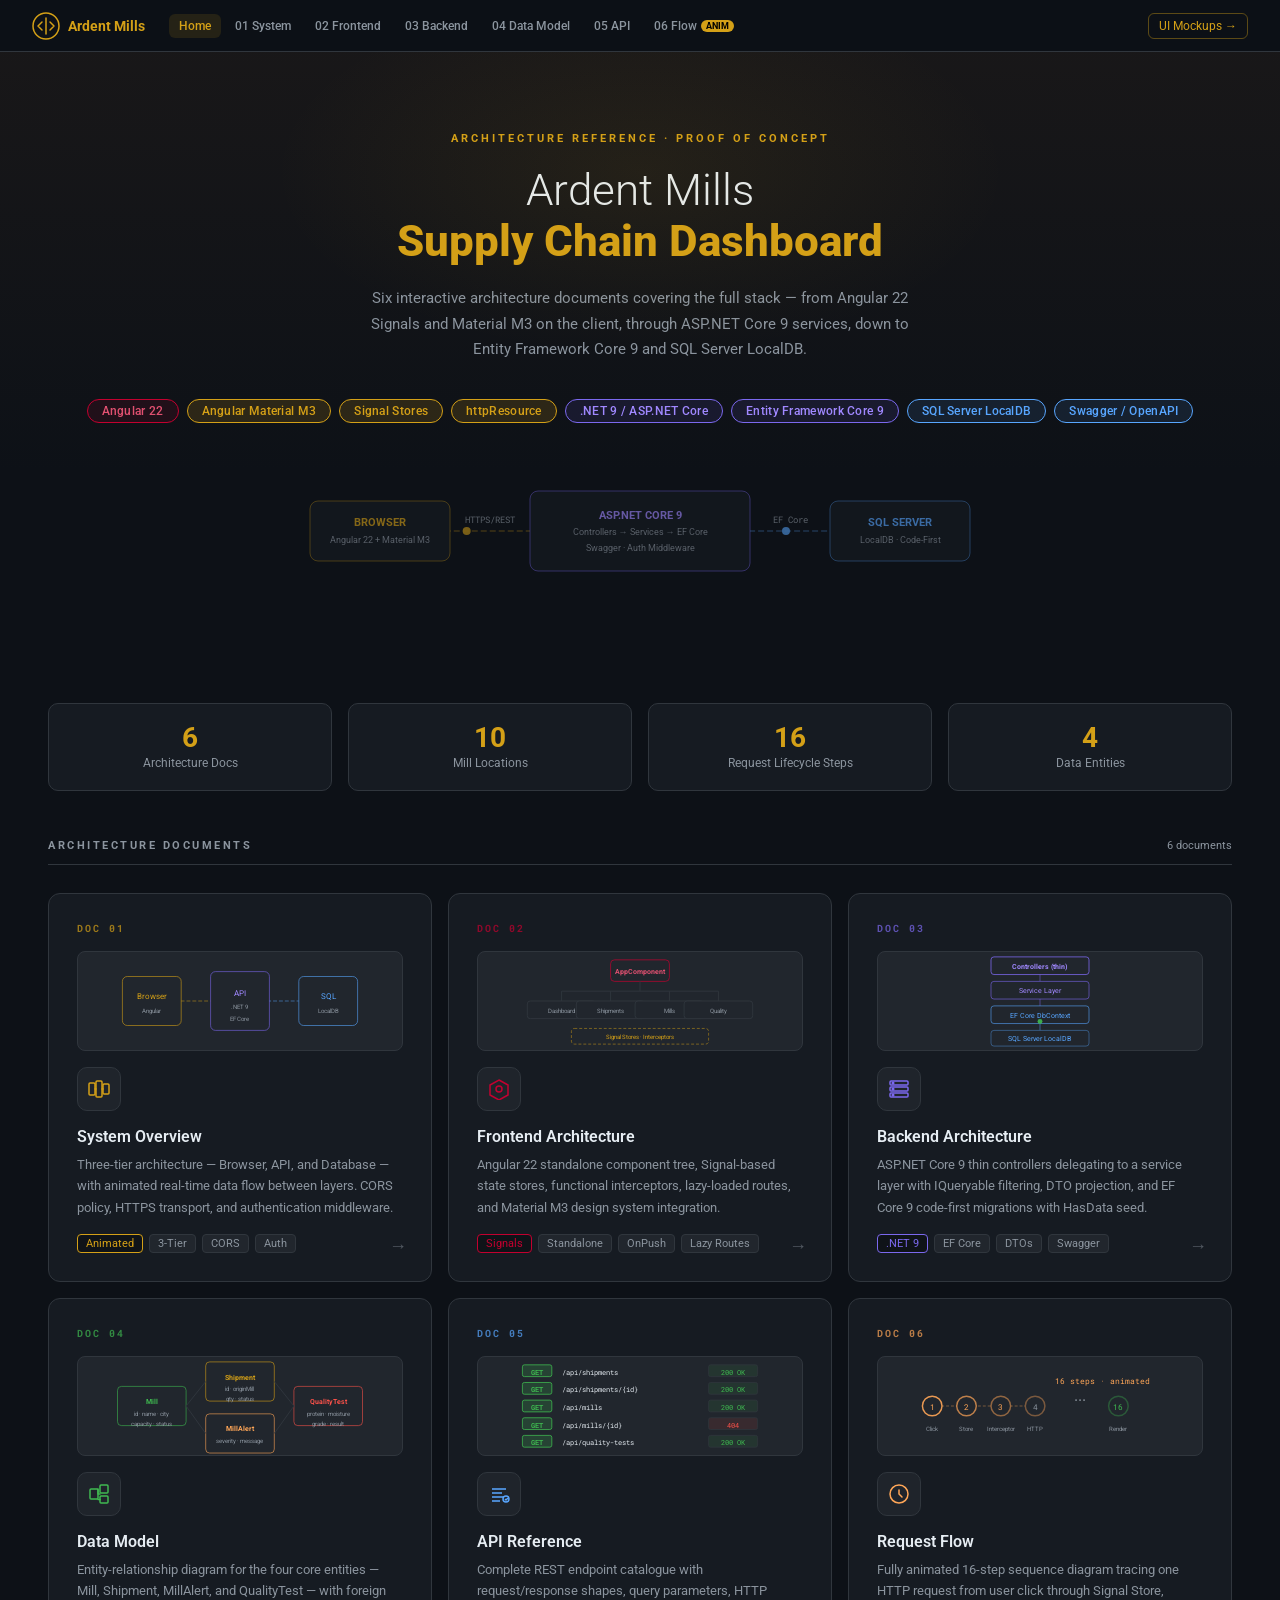
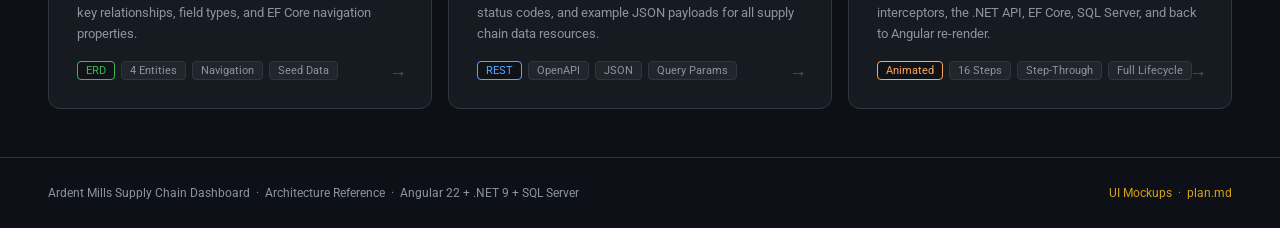
<file: architecture/index.html>
<!DOCTYPE html>
<html lang="en">
<head>
<meta charset="UTF-8">
<meta name="viewport" content="width=device-width, initial-scale=1.0">
<title>Architecture Docs — Ardent Mills Supply Chain Dashboard</title>
<link href="https://fonts.googleapis.com/css2?family=Roboto:wght@300;400;500;700&family=Roboto+Mono:wght@400;500&display=swap" rel="stylesheet">
<style>
:root {
  --bg: #0D1117;
  --surface: #161B22;
  --surface-2: #21262D;
  --border: #30363D;
  --text: #E6EDF3;
  --text-muted: #8B949E;
  --gold: #D4A017;
  --gold-light: #F0C040;
  --gold-dim: rgba(212,160,23,0.15);
  --grain: #6B4423;
  --blue: #58A6FF;
  --green: #3FB950;
  --red: #F85149;
  --orange: #FFA657;
  --purple: #BC8CFF;
}
*{box-sizing:border-box;margin:0;padding:0}
body{background:var(--bg);color:var(--text);font-family:'Roboto',sans-serif;min-height:100vh;overflow-x:hidden}

/* ── NAV ── */
nav{
  position:sticky;top:0;z-index:100;
  background:rgba(13,17,23,0.9);backdrop-filter:blur(16px);
  border-bottom:1px solid var(--border);
  display:flex;align-items:center;gap:4px;
  padding:0 32px;height:52px;
}
.nav-brand{display:flex;align-items:center;gap:8px;text-decoration:none;margin-right:20px}
.nav-brand-icon{width:28px;height:28px}
.nav-brand-text{font-size:14px;font-weight:700;color:var(--gold);white-space:nowrap}
.nav-link{color:var(--text-muted);text-decoration:none;padding:5px 10px;border-radius:6px;font-size:12px;font-weight:500;transition:all 0.2s;white-space:nowrap}
.nav-link:hover{color:var(--text);background:var(--surface-2)}
.nav-link.active{color:var(--gold);background:rgba(212,160,23,0.12)}
.nav-anim-badge{background:var(--gold);color:#000;font-size:9px;font-weight:700;padding:1px 5px;border-radius:8px;margin-left:4px;vertical-align:middle}
.nav-spacer{flex:1}
.nav-external{color:var(--gold);text-decoration:none;font-size:12px;padding:5px 10px;border:1px solid rgba(212,160,23,0.4);border-radius:6px;transition:all 0.2s}
.nav-external:hover{background:var(--gold-dim)}

/* ── HERO ── */
.hero{
  position:relative;overflow:hidden;
  padding:80px 48px 64px;text-align:center;
  background:linear-gradient(180deg,rgba(107,68,35,0.12) 0%,transparent 70%);
}
.hero-glow{
  position:absolute;top:-80px;left:50%;transform:translateX(-50%);
  width:800px;height:400px;
  background:radial-gradient(ellipse,rgba(212,160,23,0.08) 0%,transparent 65%);
  pointer-events:none;
}
.hero-eyebrow{color:var(--gold);font-size:11px;font-weight:700;letter-spacing:3px;text-transform:uppercase;margin-bottom:20px}
.hero-title{font-size:44px;font-weight:300;line-height:1.15;margin-bottom:20px}
.hero-title strong{font-weight:800;color:var(--gold)}
.hero-sub{color:var(--text-muted);font-size:15px;max-width:560px;margin:0 auto 36px;line-height:1.7}
.hero-pills{display:flex;gap:8px;justify-content:center;flex-wrap:wrap;margin-bottom:48px}
.pill{padding:4px 14px;border-radius:20px;font-size:12px;font-weight:500;border:1px solid;letter-spacing:0.3px}
.pill-a{border-color:#c3002f;color:#e05070;background:rgba(195,0,47,0.1)}
.pill-d{border-color:#7b68ee;color:#a088ff;background:rgba(123,104,238,0.1)}
.pill-s{border-color:var(--blue);color:var(--blue);background:rgba(88,166,255,0.1)}
.pill-g{border-color:var(--gold);color:var(--gold);background:var(--gold-dim)}

/* animated dots hero decoration */
.hero-svg{width:100%;max-width:700px;margin:0 auto;display:block;opacity:0.6}
@keyframes flowRight{0%{stroke-dashoffset:60}100%{stroke-dashoffset:0}}
@keyframes pulse{0%,100%{opacity:0.4;r:3}50%{opacity:1;r:5}}
@keyframes float{0%,100%{transform:translateY(0)}50%{transform:translateY(-6px)}}

/* ── SECTION ── */
.section{padding:48px;max-width:1280px;margin:0 auto}
.section-header{display:flex;align-items:baseline;gap:12px;margin-bottom:28px;padding-bottom:12px;border-bottom:1px solid var(--border)}
.section-label{font-size:11px;font-weight:700;letter-spacing:2.5px;text-transform:uppercase;color:var(--text-muted)}
.section-count{font-size:11px;color:var(--text-muted);margin-left:auto}

/* ── CARDS GRID ── */
.cards-grid{display:grid;grid-template-columns:repeat(3,1fr);gap:16px}
@media(max-width:960px){.cards-grid{grid-template-columns:repeat(2,1fr)}}
@media(max-width:600px){.cards-grid{grid-template-columns:1fr}}

.arch-card{
  display:block;text-decoration:none;color:inherit;
  background:var(--surface);border:1px solid var(--border);
  border-radius:12px;padding:28px;
  transition:all 0.25s;position:relative;overflow:hidden;
}
.arch-card::after{
  content:'';position:absolute;top:0;left:0;right:0;height:2px;
  background:linear-gradient(90deg,var(--c),transparent);
  opacity:0;transition:opacity 0.25s;
}
.arch-card:hover{border-color:var(--c);transform:translateY(-3px);box-shadow:0 12px 40px rgba(0,0,0,0.5)}
.arch-card:hover::after{opacity:1}

.card-num{font-size:10px;font-weight:700;letter-spacing:2px;color:var(--c);opacity:0.7;margin-bottom:16px;font-family:'Roboto Mono',monospace}
.card-icon-wrap{width:44px;height:44px;border-radius:10px;border:1px solid var(--border);background:rgba(255,255,255,0.04);display:flex;align-items:center;justify-content:center;margin-bottom:16px}
.card-icon-wrap svg{width:22px;height:22px}
.card-title{font-size:16px;font-weight:600;margin-bottom:8px}
.card-desc{color:var(--text-muted);font-size:13px;line-height:1.65;margin-bottom:16px}
.card-tags{display:flex;gap:6px;flex-wrap:wrap}
.tag{font-size:11px;color:var(--text-muted);padding:2px 8px;border-radius:4px;background:var(--surface-2);border:1px solid var(--border)}
.tag-highlight{color:var(--c);border-color:var(--c);background:rgba(0,0,0,0.3)}
.card-arrow{position:absolute;bottom:24px;right:24px;color:var(--text-muted);font-size:18px;transition:all 0.2s;opacity:0.5}
.arch-card:hover .card-arrow{color:var(--c);opacity:1;transform:translateX(3px)}

/* ── MINI DIAGRAM PREVIEWS ── */
.card-preview{background:var(--surface-2);border:1px solid var(--border);border-radius:8px;height:100px;margin-bottom:16px;overflow:hidden;position:relative;display:flex;align-items:center;justify-content:center}

/* ── STATS ROW ── */
.stats-row{display:grid;grid-template-columns:repeat(4,1fr);gap:16px;margin-bottom:48px}
.stat-box{background:var(--surface);border:1px solid var(--border);border-radius:10px;padding:20px;text-align:center}
.stat-num{font-size:28px;font-weight:700;color:var(--gold);line-height:1}
.stat-lbl{font-size:12px;color:var(--text-muted);margin-top:4px}

/* ── FOOTER ── */
footer{padding:28px 48px;border-top:1px solid var(--border);display:flex;justify-content:space-between;align-items:center}
.footer-left{color:var(--text-muted);font-size:12px}
.footer-right{color:var(--text-muted);font-size:12px}
.footer-right a{color:var(--gold);text-decoration:none}

/* ── FADE IN ── */
.fade-in{opacity:0;transform:translateY(18px);transition:opacity 0.55s ease,transform 0.55s ease}
.fade-in.in-view{opacity:1;transform:none}
.fade-in[data-delay="1"]{transition-delay:0.1s}
.fade-in[data-delay="2"]{transition-delay:0.2s}
.fade-in[data-delay="3"]{transition-delay:0.3s}
.fade-in[data-delay="4"]{transition-delay:0.4s}
.fade-in[data-delay="5"]{transition-delay:0.5s}
.fade-in[data-delay="6"]{transition-delay:0.6s}
</style>
</head>
<body>

<!-- NAV -->
<nav>
  <a href="index.html" class="nav-brand">
    <svg class="nav-brand-icon" viewBox="0 0 28 28" fill="none">
      <circle cx="14" cy="14" r="13" stroke="#D4A017" stroke-width="1.5"/>
      <path d="M14 6v16M10 10l-4 4M18 10l4 4M10 18l-4-4M18 18l4-4" stroke="#D4A017" stroke-width="1.5" stroke-linecap="round"/>
    </svg>
    <span class="nav-brand-text">Ardent Mills</span>
  </a>
  <a href="index.html" class="nav-link active">Home</a>
  <a href="01-system-overview.html" class="nav-link">01 System</a>
  <a href="02-frontend-architecture.html" class="nav-link">02 Frontend</a>
  <a href="03-backend-architecture.html" class="nav-link">03 Backend</a>
  <a href="04-data-model.html" class="nav-link">04 Data Model</a>
  <a href="05-api-reference.html" class="nav-link">05 API</a>
  <a href="06-request-flow.html" class="nav-link">06 Flow<span class="nav-anim-badge">ANIM</span></a>
  <div class="nav-spacer"></div>
  <a href="../mockup/index.html" class="nav-external">UI Mockups →</a>
</nav>

<!-- HERO -->
<div class="hero">
  <div class="hero-glow"></div>
  <div class="hero-eyebrow">Architecture Reference · Proof of Concept</div>
  <h1 class="hero-title">Ardent Mills<br><strong>Supply Chain Dashboard</strong></h1>
  <p class="hero-sub">Six interactive architecture documents covering the full stack — from Angular 22 Signals and Material M3 on the client, through ASP.NET Core 9 services, down to Entity Framework Core 9 and SQL Server LocalDB.</p>
  <div class="hero-pills">
    <span class="pill pill-a">Angular 22</span>
    <span class="pill pill-g">Angular Material M3</span>
    <span class="pill pill-g">Signal Stores</span>
    <span class="pill pill-g">httpResource</span>
    <span class="pill pill-d">.NET 9 / ASP.NET Core</span>
    <span class="pill pill-d">Entity Framework Core 9</span>
    <span class="pill pill-s">SQL Server LocalDB</span>
    <span class="pill pill-s">Swagger / OpenAPI</span>
  </div>

  <!-- Animated 3-tier mini diagram -->
  <svg class="hero-svg" viewBox="0 0 700 120" fill="none" xmlns="http://www.w3.org/2000/svg">
    <defs>
      <marker id="arr" markerWidth="8" markerHeight="8" refX="4" refY="4" orient="auto">
        <path d="M0 0L8 4L0 8Z" fill="#D4A017" opacity="0.6"/>
      </marker>
    </defs>
    <!-- Browser tier -->
    <rect x="20" y="30" width="140" height="60" rx="8" fill="#161B22" stroke="#D4A017" stroke-width="1" stroke-opacity="0.5"/>
    <text x="90" y="55" text-anchor="middle" fill="#D4A017" font-size="11" font-family="Roboto" font-weight="700">BROWSER</text>
    <text x="90" y="72" text-anchor="middle" fill="#8B949E" font-size="9" font-family="Roboto">Angular 22 + Material M3</text>
    <!-- flow line 1 -->
    <line x1="160" y1="60" x2="240" y2="60" stroke="#D4A017" stroke-width="1.5" stroke-opacity="0.4" stroke-dasharray="6 3">
      <animate attributeName="stroke-dashoffset" values="18;0" dur="1.2s" repeatCount="indefinite"/>
    </line>
    <circle r="4" fill="#D4A017" opacity="0.9">
      <animateMotion dur="1.2s" repeatCount="indefinite" path="M160,60 L240,60"/>
    </circle>
    <!-- HTTPS label -->
    <text x="200" y="52" text-anchor="middle" fill="#8B949E" font-size="9" font-family="Roboto Mono">HTTPS/REST</text>
    <!-- API tier -->
    <rect x="240" y="20" width="220" height="80" rx="8" fill="#161B22" stroke="#7b68ee" stroke-width="1" stroke-opacity="0.6"/>
    <text x="350" y="48" text-anchor="middle" fill="#a088ff" font-size="11" font-family="Roboto" font-weight="700">ASP.NET CORE 9</text>
    <text x="350" y="64" text-anchor="middle" fill="#8B949E" font-size="9" font-family="Roboto">Controllers → Services → EF Core</text>
    <text x="350" y="80" text-anchor="middle" fill="#8B949E" font-size="9" font-family="Roboto">Swagger · Auth Middleware</text>
    <!-- flow line 2 -->
    <line x1="460" y1="60" x2="540" y2="60" stroke="#58A6FF" stroke-width="1.5" stroke-opacity="0.4" stroke-dasharray="6 3">
      <animate attributeName="stroke-dashoffset" values="18;0" dur="1s" repeatCount="indefinite"/>
    </line>
    <circle r="4" fill="#58A6FF" opacity="0.9">
      <animateMotion dur="1s" repeatCount="indefinite" path="M460,60 L540,60"/>
    </circle>
    <text x="500" y="52" text-anchor="middle" fill="#8B949E" font-size="9" font-family="Roboto Mono">EF Core</text>
    <!-- DB tier -->
    <rect x="540" y="30" width="140" height="60" rx="8" fill="#161B22" stroke="#58A6FF" stroke-width="1" stroke-opacity="0.5"/>
    <text x="610" y="55" text-anchor="middle" fill="#58A6FF" font-size="11" font-family="Roboto" font-weight="700">SQL SERVER</text>
    <text x="610" y="72" text-anchor="middle" fill="#8B949E" font-size="9" font-family="Roboto">LocalDB · Code-First</text>
  </svg>
</div>

<!-- STATS -->
<div class="section">
  <div class="stats-row fade-in">
    <div class="stat-box"><div class="stat-num">6</div><div class="stat-lbl">Architecture Docs</div></div>
    <div class="stat-box"><div class="stat-num">10</div><div class="stat-lbl">Mill Locations</div></div>
    <div class="stat-box"><div class="stat-num">16</div><div class="stat-lbl">Request Lifecycle Steps</div></div>
    <div class="stat-box"><div class="stat-num">4</div><div class="stat-lbl">Data Entities</div></div>
  </div>

  <!-- CARDS -->
  <div class="section-header">
    <span class="section-label">Architecture Documents</span>
    <span class="section-count">6 documents</span>
  </div>

  <div class="cards-grid">

    <!-- 01 System Overview -->
    <a href="01-system-overview.html" class="arch-card fade-in" data-delay="1" style="--c:#D4A017">
      <div class="card-num">DOC 01</div>
      <div class="card-preview">
        <svg width="100%" height="100%" viewBox="0 0 260 100" fill="none">
          <rect x="10" y="25" width="60" height="50" rx="5" fill="#21262D" stroke="#D4A017" stroke-width="1" stroke-opacity="0.6"/>
          <text x="40" y="48" text-anchor="middle" fill="#D4A017" font-size="8" font-family="Roboto">Browser</text>
          <text x="40" y="62" text-anchor="middle" fill="#8B949E" font-size="6" font-family="Roboto">Angular</text>
          <line x1="70" y1="50" x2="100" y2="50" stroke="#D4A017" stroke-width="1" stroke-opacity="0.5" stroke-dasharray="4 2">
            <animate attributeName="stroke-dashoffset" values="12;0" dur="1s" repeatCount="indefinite"/>
          </line>
          <rect x="100" y="20" width="60" height="60" rx="5" fill="#21262D" stroke="#7b68ee" stroke-width="1" stroke-opacity="0.6"/>
          <text x="130" y="45" text-anchor="middle" fill="#a088ff" font-size="8" font-family="Roboto">API</text>
          <text x="130" y="58" text-anchor="middle" fill="#8B949E" font-size="6" font-family="Roboto">.NET 9</text>
          <text x="130" y="70" text-anchor="middle" fill="#8B949E" font-size="6" font-family="Roboto">EF Core</text>
          <line x1="160" y1="50" x2="190" y2="50" stroke="#58A6FF" stroke-width="1" stroke-opacity="0.5" stroke-dasharray="4 2">
            <animate attributeName="stroke-dashoffset" values="12;0" dur="0.8s" repeatCount="indefinite"/>
          </line>
          <rect x="190" y="25" width="60" height="50" rx="5" fill="#21262D" stroke="#58A6FF" stroke-width="1" stroke-opacity="0.6"/>
          <text x="220" y="48" text-anchor="middle" fill="#58A6FF" font-size="8" font-family="Roboto">SQL</text>
          <text x="220" y="62" text-anchor="middle" fill="#8B949E" font-size="6" font-family="Roboto">LocalDB</text>
        </svg>
      </div>
      <div class="card-icon-wrap"><svg viewBox="0 0 22 22" fill="none" stroke="var(--gold)" stroke-width="1.5"><rect x="1" y="5" width="6" height="12" rx="1"/><rect x="8" y="3" width="6" height="16" rx="1"/><rect x="15" y="6" width="6" height="10" rx="1"/><path d="M7 11h1M14 11h1" stroke-linecap="round"/></svg></div>
      <div class="card-title">System Overview</div>
      <div class="card-desc">Three-tier architecture — Browser, API, and Database — with animated real-time data flow between layers. CORS policy, HTTPS transport, and authentication middleware.</div>
      <div class="card-tags">
        <span class="tag tag-highlight">Animated</span>
        <span class="tag">3-Tier</span>
        <span class="tag">CORS</span>
        <span class="tag">Auth</span>
      </div>
      <span class="card-arrow">→</span>
    </a>

    <!-- 02 Frontend -->
    <a href="02-frontend-architecture.html" class="arch-card fade-in" data-delay="2" style="--c:#c3002f">
      <div class="card-num">DOC 02</div>
      <div class="card-preview">
        <svg width="100%" height="100%" viewBox="0 0 260 100" fill="none">
          <rect x="100" y="8" width="60" height="22" rx="4" fill="#21262D" stroke="#c3002f" stroke-width="1" stroke-opacity="0.7"/>
          <text x="130" y="22" text-anchor="middle" fill="#e05070" font-size="7" font-family="Roboto" font-weight="700">AppComponent</text>
          <line x1="130" y1="30" x2="130" y2="40" stroke="#30363D" stroke-width="1"/>
          <line x1="50" y1="40" x2="210" y2="40" stroke="#30363D" stroke-width="1"/>
          <line x1="50" y1="40" x2="50" y2="50" stroke="#30363D" stroke-width="1"/>
          <line x1="100" y1="40" x2="100" y2="50" stroke="#30363D" stroke-width="1"/>
          <line x1="160" y1="40" x2="160" y2="50" stroke="#30363D" stroke-width="1"/>
          <line x1="210" y1="40" x2="210" y2="50" stroke="#30363D" stroke-width="1"/>
          <rect x="15" y="50" width="70" height="18" rx="3" fill="#21262D" stroke="#30363D" stroke-width="1"/>
          <text x="50" y="62" text-anchor="middle" fill="#8B949E" font-size="6" font-family="Roboto">Dashboard</text>
          <rect x="65" y="50" width="70" height="18" rx="3" fill="#21262D" stroke="#30363D" stroke-width="1"/>
          <text x="100" y="62" text-anchor="middle" fill="#8B949E" font-size="6" font-family="Roboto">Shipments</text>
          <rect x="125" y="50" width="70" height="18" rx="3" fill="#21262D" stroke="#30363D" stroke-width="1"/>
          <text x="160" y="62" text-anchor="middle" fill="#8B949E" font-size="6" font-family="Roboto">Mills</text>
          <rect x="175" y="50" width="70" height="18" rx="3" fill="#21262D" stroke="#30363D" stroke-width="1"/>
          <text x="210" y="62" text-anchor="middle" fill="#8B949E" font-size="6" font-family="Roboto">Quality</text>
          <!-- Signal stores -->
          <rect x="60" y="78" width="140" height="16" rx="3" fill="#21262D" stroke="#D4A017" stroke-width="1" stroke-opacity="0.5" stroke-dasharray="3 2"/>
          <text x="130" y="89" text-anchor="middle" fill="#D4A017" font-size="6" font-family="Roboto">Signal Stores · Interceptors</text>
        </svg>
      </div>
      <div class="card-icon-wrap"><svg viewBox="0 0 22 22" fill="none" stroke="#c3002f" stroke-width="1.5"><polygon points="11,2 20,7 20,17 11,22 2,17 2,7"/><circle cx="11" cy="11" r="3"/></svg></div>
      <div class="card-title">Frontend Architecture</div>
      <div class="card-desc">Angular 22 standalone component tree, Signal-based state stores, functional interceptors, lazy-loaded routes, and Material M3 design system integration.</div>
      <div class="card-tags">
        <span class="tag tag-highlight">Signals</span>
        <span class="tag">Standalone</span>
        <span class="tag">OnPush</span>
        <span class="tag">Lazy Routes</span>
      </div>
      <span class="card-arrow">→</span>
    </a>

    <!-- 03 Backend -->
    <a href="03-backend-architecture.html" class="arch-card fade-in" data-delay="3" style="--c:#7b68ee">
      <div class="card-num">DOC 03</div>
      <div class="card-preview">
        <svg width="100%" height="100%" viewBox="0 0 260 100" fill="none">
          <rect x="80" y="5" width="100" height="18" rx="3" fill="#21262D" stroke="#7b68ee" stroke-width="1" stroke-opacity="0.8"/>
          <text x="130" y="17" text-anchor="middle" fill="#a088ff" font-size="7" font-family="Roboto" font-weight="700">Controllers (thin)</text>
          <line x1="130" y1="23" x2="130" y2="30" stroke="#7b68ee" stroke-width="1" stroke-opacity="0.5"/>
          <rect x="80" y="30" width="100" height="18" rx="3" fill="#21262D" stroke="#7b68ee" stroke-width="1" stroke-opacity="0.6"/>
          <text x="130" y="42" text-anchor="middle" fill="#a088ff" font-size="7" font-family="Roboto">Service Layer</text>
          <line x1="130" y1="48" x2="130" y2="55" stroke="#7b68ee" stroke-width="1" stroke-opacity="0.5"/>
          <rect x="80" y="55" width="100" height="18" rx="3" fill="#21262D" stroke="#58A6FF" stroke-width="1" stroke-opacity="0.6"/>
          <text x="130" y="67" text-anchor="middle" fill="#58A6FF" font-size="7" font-family="Roboto">EF Core DbContext</text>
          <line x1="130" y1="73" x2="130" y2="80" stroke="#58A6FF" stroke-width="1" stroke-opacity="0.5"/>
          <rect x="80" y="80" width="100" height="16" rx="3" fill="#21262D" stroke="#58A6FF" stroke-width="1" stroke-opacity="0.4"/>
          <text x="130" y="91" text-anchor="middle" fill="#58A6FF" font-size="7" font-family="Roboto">SQL Server LocalDB</text>
          <circle r="2.5" fill="#3FB950" opacity="0.9"><animateMotion dur="2s" repeatCount="indefinite" path="M130,5 L130,96"/></circle>
        </svg>
      </div>
      <div class="card-icon-wrap"><svg viewBox="0 0 22 22" fill="none" stroke="#7b68ee" stroke-width="1.5"><rect x="2" y="3" width="18" height="4" rx="1"/><rect x="2" y="9" width="18" height="4" rx="1"/><rect x="2" y="15" width="18" height="4" rx="1"/><circle cx="5" cy="5" r="0.8" fill="#7b68ee"/><circle cx="5" cy="11" r="0.8" fill="#7b68ee"/><circle cx="5" cy="17" r="0.8" fill="#7b68ee"/></svg></div>
      <div class="card-title">Backend Architecture</div>
      <div class="card-desc">ASP.NET Core 9 thin controllers delegating to a service layer with IQueryable filtering, DTO projection, and EF Core 9 code-first migrations with HasData seed.</div>
      <div class="card-tags">
        <span class="tag tag-highlight">.NET 9</span>
        <span class="tag">EF Core</span>
        <span class="tag">DTOs</span>
        <span class="tag">Swagger</span>
      </div>
      <span class="card-arrow">→</span>
    </a>

    <!-- 04 Data Model -->
    <a href="04-data-model.html" class="arch-card fade-in" data-delay="4" style="--c:#3FB950">
      <div class="card-num">DOC 04</div>
      <div class="card-preview">
        <svg width="100%" height="100%" viewBox="0 0 260 100" fill="none">
          <rect x="5" y="30" width="70" height="40" rx="4" fill="#21262D" stroke="#3FB950" stroke-width="1" stroke-opacity="0.6"/>
          <text x="40" y="48" text-anchor="middle" fill="#3FB950" font-size="7" font-family="Roboto" font-weight="700">Mill</text>
          <text x="40" y="60" text-anchor="middle" fill="#8B949E" font-size="6" font-family="Roboto">id · name · city</text>
          <text x="40" y="70" text-anchor="middle" fill="#8B949E" font-size="6" font-family="Roboto">capacity · status</text>
          <rect x="95" y="5" width="70" height="40" rx="4" fill="#21262D" stroke="#D4A017" stroke-width="1" stroke-opacity="0.6"/>
          <text x="130" y="23" text-anchor="middle" fill="#D4A017" font-size="7" font-family="Roboto" font-weight="700">Shipment</text>
          <text x="130" y="35" text-anchor="middle" fill="#8B949E" font-size="6" font-family="Roboto">id · originMill</text>
          <text x="130" y="45" text-anchor="middle" fill="#8B949E" font-size="6" font-family="Roboto">qty · status</text>
          <rect x="95" y="58" width="70" height="40" rx="4" fill="#21262D" stroke="#FFA657" stroke-width="1" stroke-opacity="0.6"/>
          <text x="130" y="76" text-anchor="middle" fill="#FFA657" font-size="7" font-family="Roboto" font-weight="700">MillAlert</text>
          <text x="130" y="88" text-anchor="middle" fill="#8B949E" font-size="6" font-family="Roboto">severity · message</text>
          <rect x="185" y="30" width="70" height="40" rx="4" fill="#21262D" stroke="#F85149" stroke-width="1" stroke-opacity="0.6"/>
          <text x="220" y="48" text-anchor="middle" fill="#F85149" font-size="7" font-family="Roboto" font-weight="700">QualityTest</text>
          <text x="220" y="60" text-anchor="middle" fill="#8B949E" font-size="6" font-family="Roboto">protein · moisture</text>
          <text x="220" y="70" text-anchor="middle" fill="#8B949E" font-size="6" font-family="Roboto">grade · result</text>
          <line x1="75" y1="50" x2="95" y2="25" stroke="#30363D" stroke-width="1"/>
          <line x1="75" y1="50" x2="95" y2="78" stroke="#30363D" stroke-width="1"/>
          <line x1="165" y1="25" x2="185" y2="50" stroke="#30363D" stroke-width="1"/>
          <line x1="165" y1="78" x2="185" y2="50" stroke="#30363D" stroke-width="1"/>
        </svg>
      </div>
      <div class="card-icon-wrap"><svg viewBox="0 0 22 22" fill="none" stroke="#3FB950" stroke-width="1.5"><rect x="2" y="6" width="8" height="10" rx="1"/><rect x="12" y="2" width="8" height="8" rx="1"/><rect x="12" y="13" width="8" height="7" rx="1"/><path d="M10 11h2M10 11V6M10 16.5h2" stroke-linecap="round"/></svg></div>
      <div class="card-title">Data Model</div>
      <div class="card-desc">Entity-relationship diagram for the four core entities — Mill, Shipment, MillAlert, and QualityTest — with foreign key relationships, field types, and EF Core navigation properties.</div>
      <div class="card-tags">
        <span class="tag tag-highlight">ERD</span>
        <span class="tag">4 Entities</span>
        <span class="tag">Navigation</span>
        <span class="tag">Seed Data</span>
      </div>
      <span class="card-arrow">→</span>
    </a>

    <!-- 05 API Reference -->
    <a href="05-api-reference.html" class="arch-card fade-in" data-delay="5" style="--c:#58A6FF">
      <div class="card-num">DOC 05</div>
      <div class="card-preview">
        <svg width="100%" height="100%" viewBox="0 0 260 100" fill="none">
          <rect x="10" y="8" width="30" height="12" rx="2" fill="rgba(63,185,80,0.2)" stroke="#3FB950" stroke-width="0.8"/>
          <text x="25" y="18" text-anchor="middle" fill="#3FB950" font-size="7" font-family="Roboto Mono" font-weight="700">GET</text>
          <text x="50" y="18" fill="#E6EDF3" font-size="7" font-family="Roboto Mono">/api/shipments</text>
          <rect x="10" y="26" width="30" height="12" rx="2" fill="rgba(63,185,80,0.2)" stroke="#3FB950" stroke-width="0.8"/>
          <text x="25" y="36" text-anchor="middle" fill="#3FB950" font-size="7" font-family="Roboto Mono" font-weight="700">GET</text>
          <text x="50" y="36" fill="#E6EDF3" font-size="7" font-family="Roboto Mono">/api/shipments/{id}</text>
          <rect x="10" y="44" width="30" height="12" rx="2" fill="rgba(63,185,80,0.2)" stroke="#3FB950" stroke-width="0.8"/>
          <text x="25" y="54" text-anchor="middle" fill="#3FB950" font-size="7" font-family="Roboto Mono" font-weight="700">GET</text>
          <text x="50" y="54" fill="#E6EDF3" font-size="7" font-family="Roboto Mono">/api/mills</text>
          <rect x="10" y="62" width="30" height="12" rx="2" fill="rgba(63,185,80,0.2)" stroke="#3FB950" stroke-width="0.8"/>
          <text x="25" y="72" text-anchor="middle" fill="#3FB950" font-size="7" font-family="Roboto Mono" font-weight="700">GET</text>
          <text x="50" y="72" fill="#E6EDF3" font-size="7" font-family="Roboto Mono">/api/mills/{id}</text>
          <rect x="10" y="80" width="30" height="12" rx="2" fill="rgba(63,185,80,0.2)" stroke="#3FB950" stroke-width="0.8"/>
          <text x="25" y="90" text-anchor="middle" fill="#3FB950" font-size="7" font-family="Roboto Mono" font-weight="700">GET</text>
          <text x="50" y="90" fill="#E6EDF3" font-size="7" font-family="Roboto Mono">/api/quality-tests</text>
          <rect x="200" y="8" width="50" height="12" rx="2" fill="rgba(63,185,80,0.1)" stroke="#30363D" stroke-width="0.8"/>
          <text x="225" y="18" text-anchor="middle" fill="#3FB950" font-size="7" font-family="Roboto Mono">200 OK</text>
          <rect x="200" y="26" width="50" height="12" rx="2" fill="rgba(63,185,80,0.1)" stroke="#30363D" stroke-width="0.8"/>
          <text x="225" y="36" text-anchor="middle" fill="#3FB950" font-size="7" font-family="Roboto Mono">200 OK</text>
          <rect x="200" y="44" width="50" height="12" rx="2" fill="rgba(63,185,80,0.1)" stroke="#30363D" stroke-width="0.8"/>
          <text x="225" y="54" text-anchor="middle" fill="#3FB950" font-size="7" font-family="Roboto Mono">200 OK</text>
          <rect x="200" y="62" width="50" height="12" rx="2" fill="rgba(248,81,73,0.1)" stroke="#30363D" stroke-width="0.8"/>
          <text x="225" y="72" text-anchor="middle" fill="#F85149" font-size="7" font-family="Roboto Mono">404</text>
          <rect x="200" y="80" width="50" height="12" rx="2" fill="rgba(63,185,80,0.1)" stroke="#30363D" stroke-width="0.8"/>
          <text x="225" y="90" text-anchor="middle" fill="#3FB950" font-size="7" font-family="Roboto Mono">200 OK</text>
        </svg>
      </div>
      <div class="card-icon-wrap"><svg viewBox="0 0 22 22" fill="none" stroke="#58A6FF" stroke-width="1.5"><path d="M4 6h14M4 10h10M4 14h12M4 18h8"/><circle cx="18" cy="16" r="3"/><path d="M17 16l1 1 2-2"/></svg></div>
      <div class="card-title">API Reference</div>
      <div class="card-desc">Complete REST endpoint catalogue with request/response shapes, query parameters, HTTP status codes, and example JSON payloads for all supply chain data resources.</div>
      <div class="card-tags">
        <span class="tag tag-highlight">REST</span>
        <span class="tag">OpenAPI</span>
        <span class="tag">JSON</span>
        <span class="tag">Query Params</span>
      </div>
      <span class="card-arrow">→</span>
    </a>

    <!-- 06 Request Flow -->
    <a href="06-request-flow.html" class="arch-card fade-in" data-delay="6" style="--c:#FFA657">
      <div class="card-num">DOC 06</div>
      <div class="card-preview">
        <svg width="100%" height="100%" viewBox="0 0 260 100" fill="none">
          <!-- Step sequence dots -->
          <circle cx="20" cy="50" r="10" fill="#21262D" stroke="#FFA657" stroke-width="1.5" stroke-opacity="0.9"/>
          <text x="20" y="54" text-anchor="middle" fill="#FFA657" font-size="8" font-family="Roboto Mono">1</text>
          <line x1="30" y1="50" x2="45" y2="50" stroke="#FFA657" stroke-width="1" stroke-opacity="0.4" stroke-dasharray="3 2">
            <animate attributeName="stroke-dashoffset" values="10;0" dur="0.6s" repeatCount="indefinite"/>
          </line>
          <circle cx="55" cy="50" r="10" fill="#21262D" stroke="#FFA657" stroke-width="1.5" stroke-opacity="0.7"/>
          <text x="55" y="54" text-anchor="middle" fill="#FFA657" font-size="8" font-family="Roboto Mono">2</text>
          <line x1="65" y1="50" x2="80" y2="50" stroke="#FFA657" stroke-width="1" stroke-opacity="0.4" stroke-dasharray="3 2">
            <animate attributeName="stroke-dashoffset" values="10;0" dur="0.6s" begin="0.15s" repeatCount="indefinite"/>
          </line>
          <circle cx="90" cy="50" r="10" fill="#21262D" stroke="#FFA657" stroke-width="1.5" stroke-opacity="0.5"/>
          <text x="90" y="54" text-anchor="middle" fill="#FFA657" font-size="8" font-family="Roboto Mono">3</text>
          <line x1="100" y1="50" x2="115" y2="50" stroke="#FFA657" stroke-width="1" stroke-opacity="0.4" stroke-dasharray="3 2">
            <animate attributeName="stroke-dashoffset" values="10;0" dur="0.6s" begin="0.3s" repeatCount="indefinite"/>
          </line>
          <circle cx="125" cy="50" r="10" fill="#21262D" stroke="#FFA657" stroke-width="1.5" stroke-opacity="0.4"/>
          <text x="125" y="54" text-anchor="middle" fill="#8B949E" font-size="8" font-family="Roboto Mono">4</text>
          <text x="20" y="75" text-anchor="middle" fill="#8B949E" font-size="6" font-family="Roboto">Click</text>
          <text x="55" y="75" text-anchor="middle" fill="#8B949E" font-size="6" font-family="Roboto">Store</text>
          <text x="90" y="75" text-anchor="middle" fill="#8B949E" font-size="6" font-family="Roboto">Interceptor</text>
          <text x="125" y="75" text-anchor="middle" fill="#8B949E" font-size="6" font-family="Roboto">HTTP</text>
          <text x="165" y="50" fill="#8B949E" font-size="16">···</text>
          <circle cx="210" cy="50" r="10" fill="#21262D" stroke="#3FB950" stroke-width="1.5">
            <animate attributeName="stroke-opacity" values="0.3;1;0.3" dur="1.5s" repeatCount="indefinite"/>
          </circle>
          <text x="210" y="54" text-anchor="middle" fill="#3FB950" font-size="8" font-family="Roboto Mono">16</text>
          <text x="210" y="75" text-anchor="middle" fill="#8B949E" font-size="6" font-family="Roboto">Render</text>
          <text x="145" y="28" fill="#FFA657" font-size="8" font-family="Roboto Mono">16 steps · animated</text>
        </svg>
      </div>
      <div class="card-icon-wrap"><svg viewBox="0 0 22 22" fill="none" stroke="#FFA657" stroke-width="1.5"><circle cx="11" cy="11" r="9"/><path d="M11 7v4l3 3" stroke-linecap="round"/></svg></div>
      <div class="card-title">Request Flow</div>
      <div class="card-desc">Fully animated 16-step sequence diagram tracing one HTTP request from user click through Signal Store, interceptors, the .NET API, EF Core, SQL Server, and back to Angular re-render.</div>
      <div class="card-tags">
        <span class="tag tag-highlight">Animated</span>
        <span class="tag">16 Steps</span>
        <span class="tag">Step-Through</span>
        <span class="tag">Full Lifecycle</span>
      </div>
      <span class="card-arrow">→</span>
    </a>

  </div>
</div>

<footer>
  <div class="footer-left">Ardent Mills Supply Chain Dashboard &nbsp;·&nbsp; Architecture Reference &nbsp;·&nbsp; Angular 22 + .NET 9 + SQL Server</div>
  <div class="footer-right"><a href="../mockup/index.html">UI Mockups</a> &nbsp;·&nbsp; <a href="../plan.md">plan.md</a></div>
</footer>

<script>
const obs = new IntersectionObserver(entries => {
  entries.forEach(e => { if (e.isIntersecting) { e.target.classList.add('in-view'); obs.unobserve(e.target); } });
}, { threshold: 0.08 });
document.querySelectorAll('.fade-in').forEach(el => obs.observe(el));
</script>
</body>
</html>
</file>
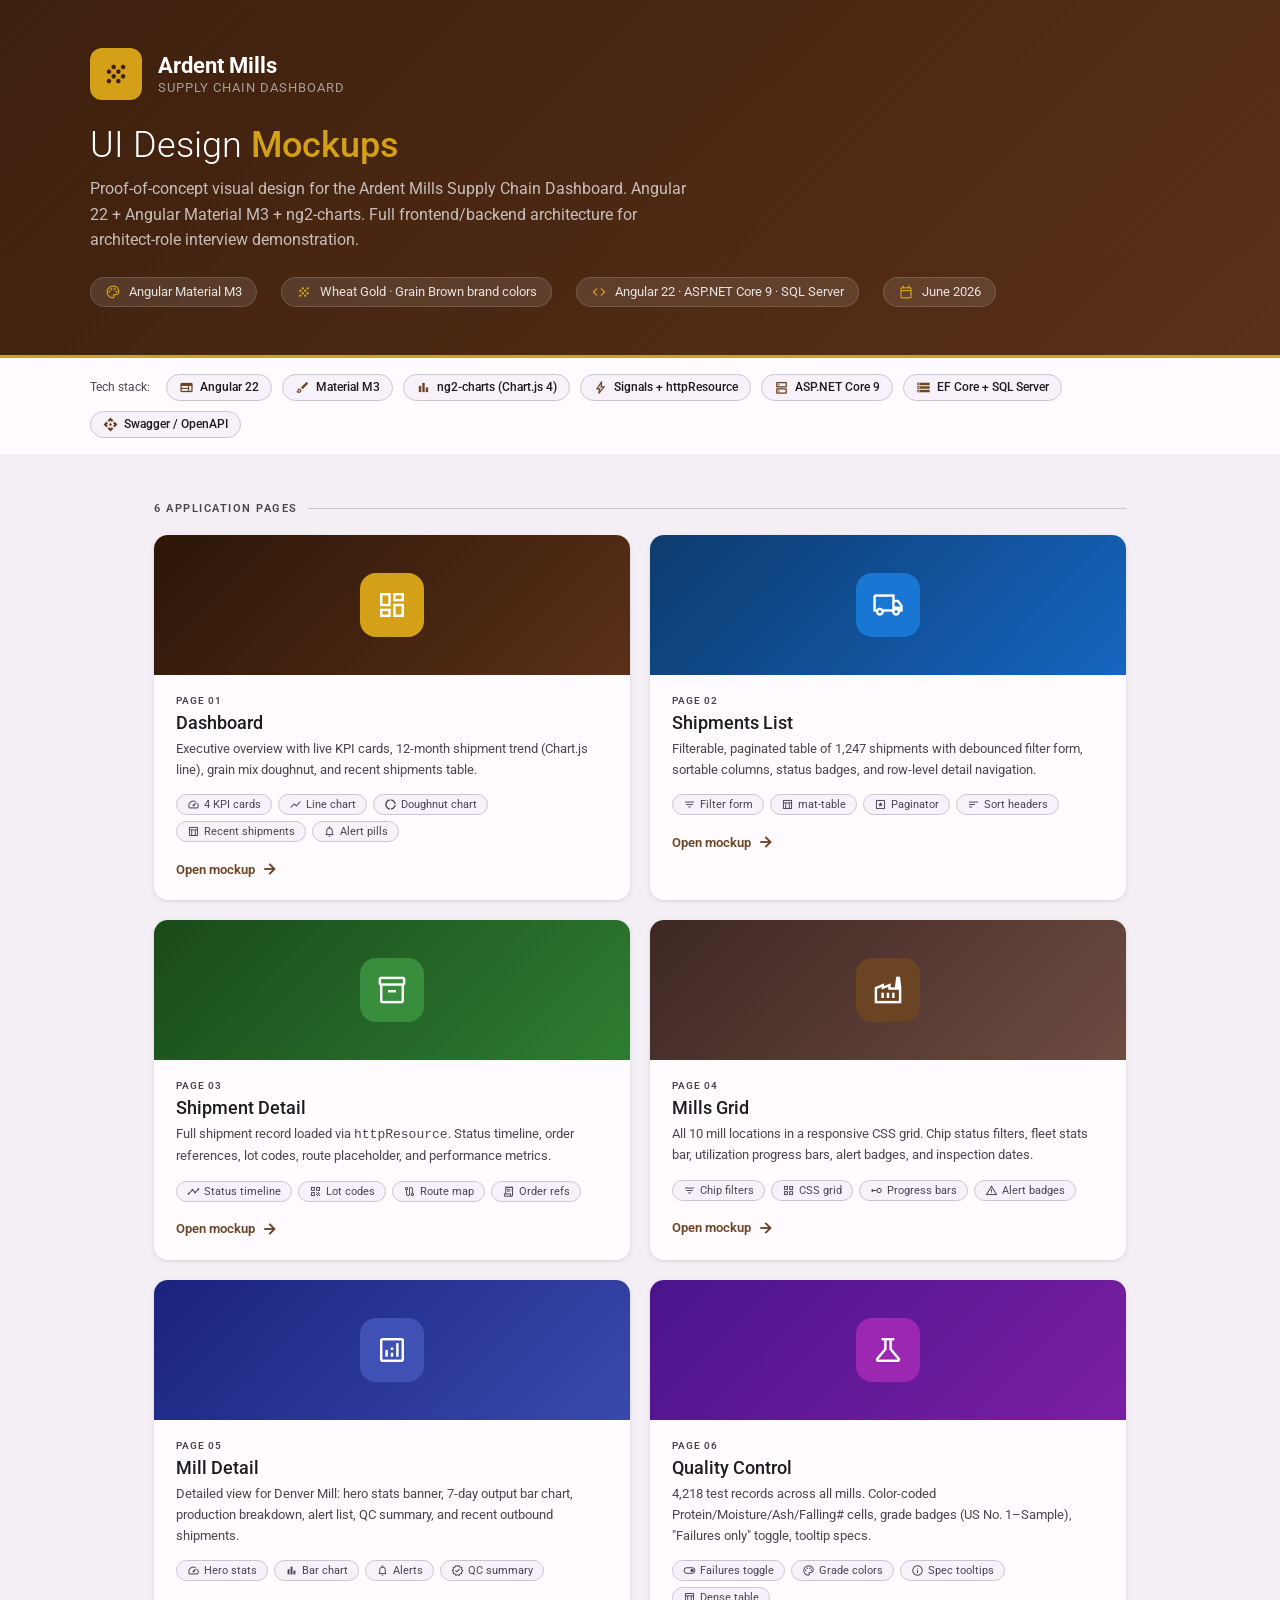
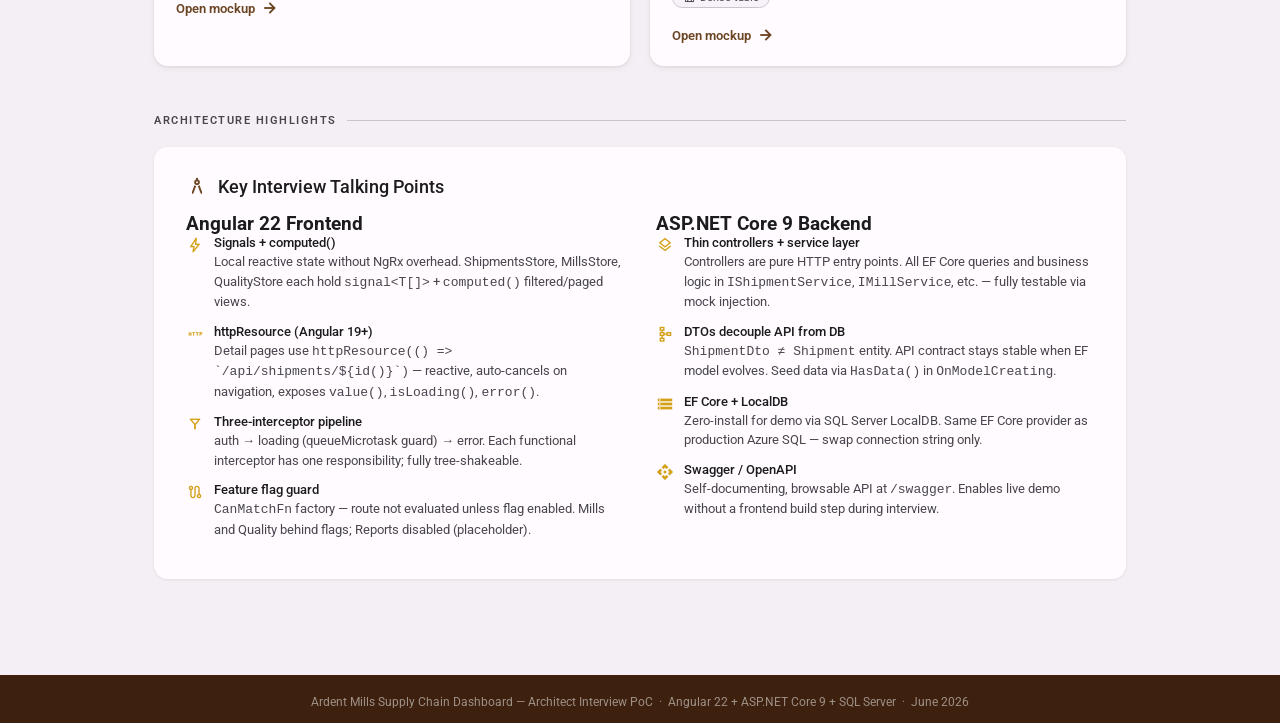
<file: mockup/index.html>
<!DOCTYPE html>
<html lang="en">
<head>
<meta charset="UTF-8">
<meta name="viewport" content="width=device-width, initial-scale=1.0">
<title>Ardent Mills Supply Chain Dashboard — UI Mockups</title>
<link rel="preconnect" href="https://fonts.googleapis.com">
<link href="https://fonts.googleapis.com/css2?family=Roboto:wght@300;400;500;700&family=Material+Symbols+Outlined:opsz,wght,FILL,GRAD@20..48,100..700,0..1,-50..200&display=swap" rel="stylesheet">
<style>
:root {
  --am-gold:#D4A017;--am-gold-light:#FEF3C7;--am-grain:#6B4423;--am-grain-dark:#3D200E;
  --surface:#FFFBFE;--surface-2:#F7F2FA;--on-surface:#1C1B1F;--on-surface-v:#49454F;--outline:#CAC4D0;
}
*,*::before,*::after{box-sizing:border-box;margin:0;padding:0;}
body{font-family:'Roboto',sans-serif;background:#F4EFF4;color:var(--on-surface);min-height:100vh;}
.mat-icon{font-family:'Material Symbols Outlined';font-size:22px;line-height:1;vertical-align:middle;font-style:normal;}

/* Header */
.header{background:linear-gradient(135deg,var(--am-grain-dark) 0%,#5A3018 100%);padding:48px 64px;color:#fff;}
.header-inner{max-width:1100px;margin:0 auto;}
.logo-row{display:flex;align-items:center;gap:16px;margin-bottom:24px;}
.logo-box{width:52px;height:52px;background:var(--am-gold);border-radius:12px;display:flex;align-items:center;justify-content:center;}
.logo-box .mat-icon{font-size:28px;color:var(--am-grain-dark);}
.logo-name{font-size:22px;font-weight:700;}
.logo-tagline{font-size:13px;color:rgba(255,255,255,0.55);margin-top:2px;text-transform:uppercase;letter-spacing:1px;}
.header h1{font-size:36px;font-weight:300;margin-bottom:10px;}
.header h1 span{color:var(--am-gold);font-weight:500;}
.header p{color:rgba(255,255,255,0.7);font-size:16px;max-width:600px;line-height:1.6;}
.header-meta{display:flex;gap:24px;margin-top:24px;flex-wrap:wrap;}
.meta-chip{display:flex;align-items:center;gap:8px;padding:6px 14px;border-radius:20px;background:rgba(255,255,255,0.1);border:1px solid rgba(255,255,255,0.15);font-size:13px;color:rgba(255,255,255,0.85);}
.meta-chip .mat-icon{font-size:16px;color:var(--am-gold);}

/* Stack section */
.stack-bar{background:var(--surface);border-top:3px solid var(--am-gold);padding:16px 64px;}
.stack-bar-inner{max-width:1100px;margin:0 auto;display:flex;align-items:center;gap:10px;flex-wrap:wrap;}
.stack-pill{display:flex;align-items:center;gap:6px;padding:5px 12px;border-radius:20px;background:var(--surface-2);border:1px solid var(--outline);font-size:12px;font-weight:500;}
.stack-pill .mat-icon{font-size:15px;color:var(--am-grain);}
.stack-label{font-size:12px;color:var(--on-surface-v);margin-right:6px;}

/* Main content */
.main{max-width:1100px;margin:0 auto;padding:48px 64px;}

.section-label{font-size:11px;text-transform:uppercase;letter-spacing:1.5px;font-weight:600;color:var(--on-surface-v);margin-bottom:20px;display:flex;align-items:center;gap:10px;}
.section-label::after{content:'';flex:1;height:1px;background:var(--outline);}

/* Page cards grid */
.pages-grid{display:grid;grid-template-columns:repeat(auto-fill,minmax(320px,1fr));gap:20px;margin-bottom:48px;}
.page-card{background:var(--surface);border-radius:14px;overflow:hidden;box-shadow:0 1px 3px rgba(0,0,0,0.08),0 2px 8px rgba(0,0,0,0.05);transition:box-shadow 0.2s,transform 0.15s;text-decoration:none;color:inherit;display:block;}
.page-card:hover{box-shadow:0 8px 24px rgba(0,0,0,0.14);transform:translateY(-4px);}
.page-card-thumb{height:140px;display:flex;align-items:center;justify-content:center;position:relative;overflow:hidden;}
.page-card-icon{width:64px;height:64px;border-radius:16px;display:flex;align-items:center;justify-content:center;}
.page-card-icon .mat-icon{font-size:32px;color:#fff;}
.page-card-body{padding:20px 22px 22px;}
.page-card-num{font-size:10px;text-transform:uppercase;letter-spacing:1px;font-weight:600;color:var(--on-surface-v);margin-bottom:6px;}
.page-card-title{font-size:18px;font-weight:500;margin-bottom:6px;}
.page-card-desc{font-size:13px;color:var(--on-surface-v);line-height:1.6;}
.page-card-features{display:flex;flex-wrap:wrap;gap:6px;margin-top:14px;}
.feature-chip{display:inline-flex;align-items:center;gap:4px;padding:3px 10px;border-radius:20px;background:var(--surface-2);border:1px solid var(--outline);font-size:11px;color:var(--on-surface-v);}
.feature-chip .mat-icon{font-size:13px;}
.page-card-cta{display:flex;align-items:center;gap:6px;margin-top:18px;font-size:13px;font-weight:600;color:var(--am-grain);}
.page-card-cta .mat-icon{font-size:18px;transition:transform 0.15s;}
.page-card:hover .page-card-cta .mat-icon{transform:translateX(4px);}

/* Architecture note */
.arch-box{background:var(--surface);border-radius:14px;padding:28px 32px;box-shadow:0 1px 3px rgba(0,0,0,0.08);margin-bottom:48px;}
.arch-box h2{font-size:18px;font-weight:500;margin-bottom:16px;display:flex;align-items:center;gap:10px;}
.arch-box h2 .mat-icon{color:var(--am-grain);}
.arch-cols{display:grid;grid-template-columns:1fr 1fr;gap:32px;}
.arch-col h3{font-size:13px;font-weight:600;text-transform:uppercase;letter-spacing:0.5px;color:var(--on-surface-v);margin-bottom:12px;padding-bottom:8px;border-bottom:1px solid var(--outline);}
.arch-item{display:flex;align-items:flex-start;gap:10px;margin-bottom:12px;font-size:13px;}
.arch-item .mat-icon{font-size:18px;color:var(--am-gold);flex-shrink:0;margin-top:1px;}
.arch-item strong{font-weight:500;display:block;margin-bottom:2px;}
.arch-item p{color:var(--on-surface-v);line-height:1.5;}

/* Footer */
.footer{background:var(--am-grain-dark);color:rgba(255,255,255,0.5);padding:20px 64px;font-size:12px;text-align:center;}
</style>
</head>
<body>

<!-- Header -->
<div class="header">
  <div class="header-inner">
    <div class="logo-row">
      <div class="logo-box"><span class="mat-icon">grain</span></div>
      <div>
        <div class="logo-name">Ardent Mills</div>
        <div class="logo-tagline">Supply Chain Dashboard</div>
      </div>
    </div>
    <h1>UI Design <span>Mockups</span></h1>
    <p>Proof-of-concept visual design for the Ardent Mills Supply Chain Dashboard. Angular 22 + Angular Material M3 + ng2-charts. Full frontend/backend architecture for architect-role interview demonstration.</p>
    <div class="header-meta">
      <div class="meta-chip"><span class="mat-icon">palette</span> Angular Material M3</div>
      <div class="meta-chip"><span class="mat-icon">grain</span> Wheat Gold · Grain Brown brand colors</div>
      <div class="meta-chip"><span class="mat-icon">code</span> Angular 22 · ASP.NET Core 9 · SQL Server</div>
      <div class="meta-chip"><span class="mat-icon">calendar_today</span> June 2026</div>
    </div>
  </div>
</div>

<!-- Stack bar -->
<div class="stack-bar">
  <div class="stack-bar-inner">
    <span class="stack-label">Tech stack:</span>
    <span class="stack-pill"><span class="mat-icon">web</span>Angular 22</span>
    <span class="stack-pill"><span class="mat-icon">brush</span>Material M3</span>
    <span class="stack-pill"><span class="mat-icon">bar_chart</span>ng2-charts (Chart.js 4)</span>
    <span class="stack-pill"><span class="mat-icon">bolt</span>Signals + httpResource</span>
    <span class="stack-pill"><span class="mat-icon">dns</span>ASP.NET Core 9</span>
    <span class="stack-pill"><span class="mat-icon">storage</span>EF Core + SQL Server</span>
    <span class="stack-pill"><span class="mat-icon">api</span>Swagger / OpenAPI</span>
  </div>
</div>

<div class="main">

  <!-- Pages -->
  <div class="section-label">6 Application Pages</div>
  <div class="pages-grid">

    <a href="01-dashboard.html" class="page-card">
      <div class="page-card-thumb" style="background:linear-gradient(135deg,#2C1608,#5A3018);">
        <div class="page-card-icon" style="background:var(--am-gold);"><span class="mat-icon">dashboard</span></div>
      </div>
      <div class="page-card-body">
        <div class="page-card-num">Page 01</div>
        <div class="page-card-title">Dashboard</div>
        <div class="page-card-desc">Executive overview with live KPI cards, 12-month shipment trend (Chart.js line), grain mix doughnut, and recent shipments table.</div>
        <div class="page-card-features">
          <span class="feature-chip"><span class="mat-icon">speed</span> 4 KPI cards</span>
          <span class="feature-chip"><span class="mat-icon">show_chart</span> Line chart</span>
          <span class="feature-chip"><span class="mat-icon">donut_large</span> Doughnut chart</span>
          <span class="feature-chip"><span class="mat-icon">table_chart</span> Recent shipments</span>
          <span class="feature-chip"><span class="mat-icon">notifications</span> Alert pills</span>
        </div>
        <div class="page-card-cta">Open mockup <span class="mat-icon">arrow_forward</span></div>
      </div>
    </a>

    <a href="02-shipments-list.html" class="page-card">
      <div class="page-card-thumb" style="background:linear-gradient(135deg,#0D3B6E,#1565C0);">
        <div class="page-card-icon" style="background:#1976D2;"><span class="mat-icon">local_shipping</span></div>
      </div>
      <div class="page-card-body">
        <div class="page-card-num">Page 02</div>
        <div class="page-card-title">Shipments List</div>
        <div class="page-card-desc">Filterable, paginated table of 1,247 shipments with debounced filter form, sortable columns, status badges, and row-level detail navigation.</div>
        <div class="page-card-features">
          <span class="feature-chip"><span class="mat-icon">filter_list</span> Filter form</span>
          <span class="feature-chip"><span class="mat-icon">table_chart</span> mat-table</span>
          <span class="feature-chip"><span class="mat-icon">pages</span> Paginator</span>
          <span class="feature-chip"><span class="mat-icon">sort</span> Sort headers</span>
        </div>
        <div class="page-card-cta">Open mockup <span class="mat-icon">arrow_forward</span></div>
      </div>
    </a>

    <a href="03-shipment-detail.html" class="page-card">
      <div class="page-card-thumb" style="background:linear-gradient(135deg,#1A4A1A,#2E7D32);">
        <div class="page-card-icon" style="background:#388E3C;"><span class="mat-icon">inventory_2</span></div>
      </div>
      <div class="page-card-body">
        <div class="page-card-num">Page 03</div>
        <div class="page-card-title">Shipment Detail</div>
        <div class="page-card-desc">Full shipment record loaded via <code>httpResource</code>. Status timeline, order references, lot codes, route placeholder, and performance metrics.</div>
        <div class="page-card-features">
          <span class="feature-chip"><span class="mat-icon">timeline</span> Status timeline</span>
          <span class="feature-chip"><span class="mat-icon">qr_code</span> Lot codes</span>
          <span class="feature-chip"><span class="mat-icon">route</span> Route map</span>
          <span class="feature-chip"><span class="mat-icon">receipt_long</span> Order refs</span>
        </div>
        <div class="page-card-cta">Open mockup <span class="mat-icon">arrow_forward</span></div>
      </div>
    </a>

    <a href="04-mills-grid.html" class="page-card">
      <div class="page-card-thumb" style="background:linear-gradient(135deg,#3E2723,#6D4C41);">
        <div class="page-card-icon" style="background:var(--am-grain);"><span class="mat-icon">factory</span></div>
      </div>
      <div class="page-card-body">
        <div class="page-card-num">Page 04</div>
        <div class="page-card-title">Mills Grid</div>
        <div class="page-card-desc">All 10 mill locations in a responsive CSS grid. Chip status filters, fleet stats bar, utilization progress bars, alert badges, and inspection dates.</div>
        <div class="page-card-features">
          <span class="feature-chip"><span class="mat-icon">filter_list</span> Chip filters</span>
          <span class="feature-chip"><span class="mat-icon">grid_view</span> CSS grid</span>
          <span class="feature-chip"><span class="mat-icon">linear_scale</span> Progress bars</span>
          <span class="feature-chip"><span class="mat-icon">warning</span> Alert badges</span>
        </div>
        <div class="page-card-cta">Open mockup <span class="mat-icon">arrow_forward</span></div>
      </div>
    </a>

    <a href="05-mill-detail.html" class="page-card">
      <div class="page-card-thumb" style="background:linear-gradient(135deg,#1A237E,#3949AB);">
        <div class="page-card-icon" style="background:#3F51B5;"><span class="mat-icon">analytics</span></div>
      </div>
      <div class="page-card-body">
        <div class="page-card-num">Page 05</div>
        <div class="page-card-title">Mill Detail</div>
        <div class="page-card-desc">Detailed view for Denver Mill: hero stats banner, 7-day output bar chart, production breakdown, alert list, QC summary, and recent outbound shipments.</div>
        <div class="page-card-features">
          <span class="feature-chip"><span class="mat-icon">speed</span> Hero stats</span>
          <span class="feature-chip"><span class="mat-icon">bar_chart</span> Bar chart</span>
          <span class="feature-chip"><span class="mat-icon">notifications</span> Alerts</span>
          <span class="feature-chip"><span class="mat-icon">verified</span> QC summary</span>
        </div>
        <div class="page-card-cta">Open mockup <span class="mat-icon">arrow_forward</span></div>
      </div>
    </a>

    <a href="06-quality-list.html" class="page-card">
      <div class="page-card-thumb" style="background:linear-gradient(135deg,#4A148C,#7B1FA2);">
        <div class="page-card-icon" style="background:#9C27B0;"><span class="mat-icon">science</span></div>
      </div>
      <div class="page-card-body">
        <div class="page-card-num">Page 06</div>
        <div class="page-card-title">Quality Control</div>
        <div class="page-card-desc">4,218 test records across all mills. Color-coded Protein/Moisture/Ash/Falling# cells, grade badges (US No. 1–Sample), "Failures only" toggle, tooltip specs.</div>
        <div class="page-card-features">
          <span class="feature-chip"><span class="mat-icon">toggle_on</span> Failures toggle</span>
          <span class="feature-chip"><span class="mat-icon">palette</span> Grade colors</span>
          <span class="feature-chip"><span class="mat-icon">info</span> Spec tooltips</span>
          <span class="feature-chip"><span class="mat-icon">table_chart</span> Dense table</span>
        </div>
        <div class="page-card-cta">Open mockup <span class="mat-icon">arrow_forward</span></div>
      </div>
    </a>

  </div>

  <!-- Architecture callout -->
  <div class="section-label">Architecture Highlights</div>
  <div class="arch-box">
    <h2><span class="mat-icon">architecture</span> Key Interview Talking Points</h2>
    <div class="arch-cols">
      <div>
        <h3>Angular 22 Frontend</h3>
        <div class="arch-item">
          <span class="mat-icon">bolt</span>
          <div><strong>Signals + computed()</strong><p>Local reactive state without NgRx overhead. ShipmentsStore, MillsStore, QualityStore each hold <code>signal&lt;T[]&gt;</code> + <code>computed()</code> filtered/paged views.</p></div>
        </div>
        <div class="arch-item">
          <span class="mat-icon">http</span>
          <div><strong>httpResource (Angular 19+)</strong><p>Detail pages use <code>httpResource(() =&gt; `/api/shipments/${id()}`)</code> — reactive, auto-cancels on navigation, exposes <code>value()</code>, <code>isLoading()</code>, <code>error()</code>.</p></div>
        </div>
        <div class="arch-item">
          <span class="mat-icon">filter_alt</span>
          <div><strong>Three-interceptor pipeline</strong><p>auth → loading (queueMicrotask guard) → error. Each functional interceptor has one responsibility; fully tree-shakeable.</p></div>
        </div>
        <div class="arch-item">
          <span class="mat-icon">route</span>
          <div><strong>Feature flag guard</strong><p><code>CanMatchFn</code> factory — route not evaluated unless flag enabled. Mills and Quality behind flags; Reports disabled (placeholder).</p></div>
        </div>
      </div>
      <div>
        <h3>ASP.NET Core 9 Backend</h3>
        <div class="arch-item">
          <span class="mat-icon">layers</span>
          <div><strong>Thin controllers + service layer</strong><p>Controllers are pure HTTP entry points. All EF Core queries and business logic in <code>IShipmentService</code>, <code>IMillService</code>, etc. — fully testable via mock injection.</p></div>
        </div>
        <div class="arch-item">
          <span class="mat-icon">schema</span>
          <div><strong>DTOs decouple API from DB</strong><p><code>ShipmentDto ≠ Shipment</code> entity. API contract stays stable when EF model evolves. Seed data via <code>HasData()</code> in <code>OnModelCreating</code>.</p></div>
        </div>
        <div class="arch-item">
          <span class="mat-icon">storage</span>
          <div><strong>EF Core + LocalDB</strong><p>Zero-install for demo via SQL Server LocalDB. Same EF Core provider as production Azure SQL — swap connection string only.</p></div>
        </div>
        <div class="arch-item">
          <span class="mat-icon">api</span>
          <div><strong>Swagger / OpenAPI</strong><p>Self-documenting, browsable API at <code>/swagger</code>. Enables live demo without a frontend build step during interview.</p></div>
        </div>
      </div>
    </div>
  </div>

</div>

<div class="footer">
  Ardent Mills Supply Chain Dashboard — Architect Interview PoC &nbsp;·&nbsp; Angular 22 + ASP.NET Core 9 + SQL Server &nbsp;·&nbsp; June 2026
</div>

</body>
</html>
</file>
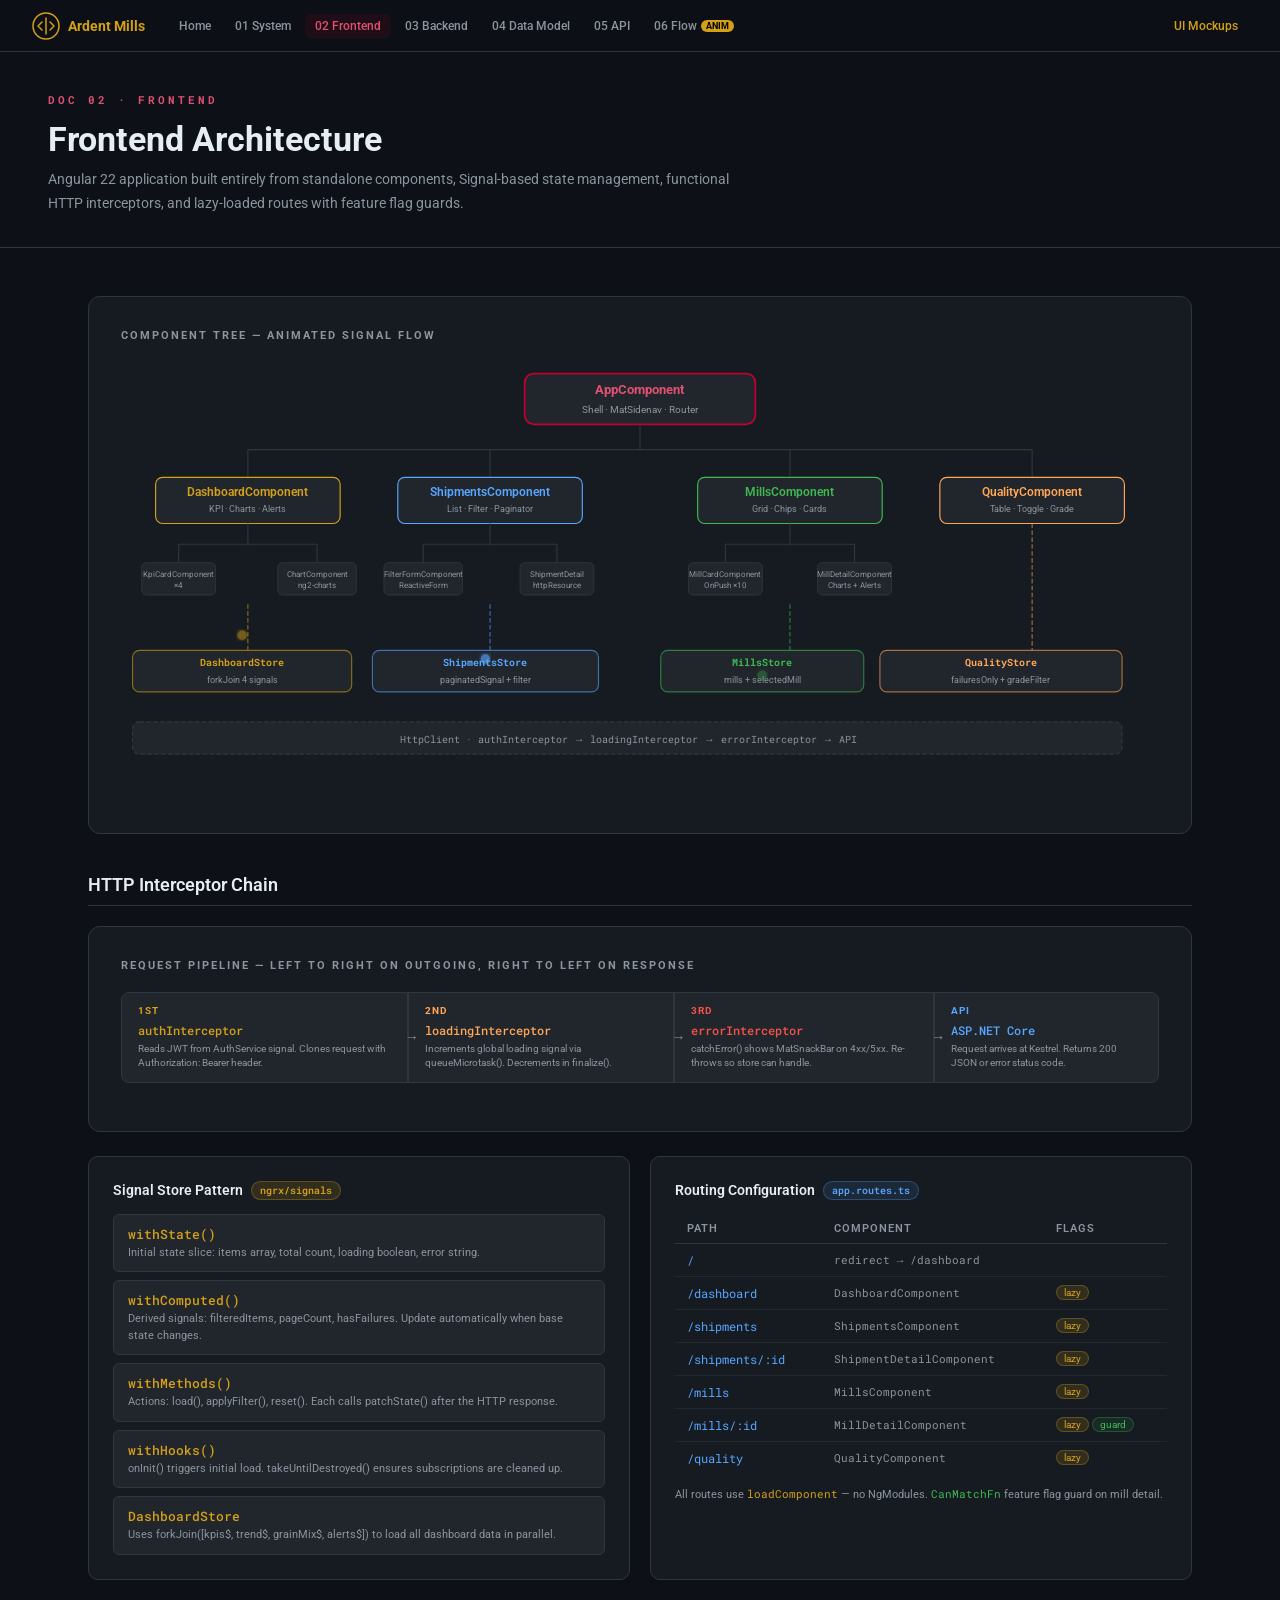
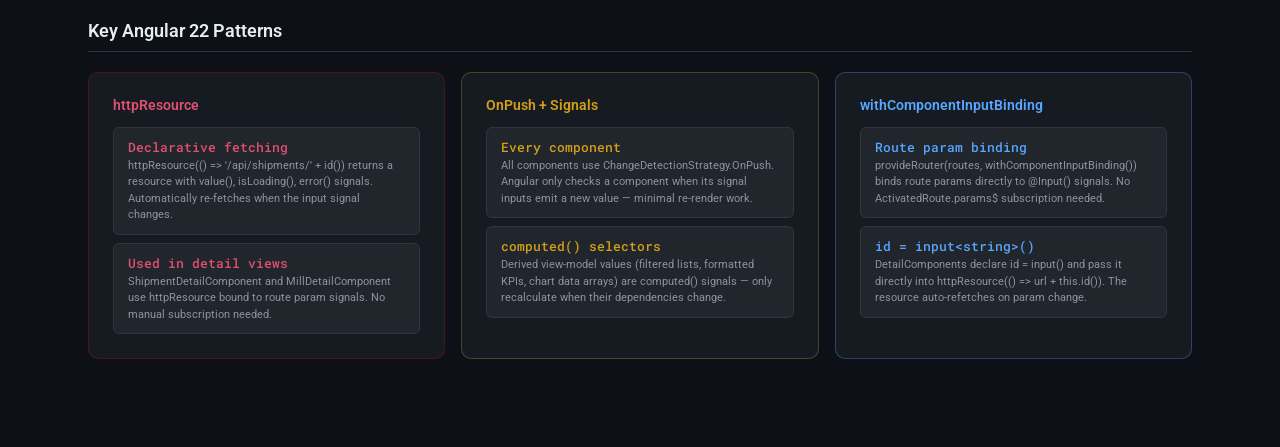
<file: architecture/02-frontend-architecture.html>
<!DOCTYPE html>
<html lang="en">
<head>
<meta charset="UTF-8">
<meta name="viewport" content="width=device-width, initial-scale=1.0">
<title>Frontend Architecture — Ardent Mills</title>
<link href="https://fonts.googleapis.com/css2?family=Roboto:wght@300;400;500;700&family=Roboto+Mono:wght@400;500&display=swap" rel="stylesheet">
<style>
:root{--bg:#0D1117;--surface:#161B22;--surface-2:#21262D;--border:#30363D;--text:#E6EDF3;--text-muted:#8B949E;--gold:#D4A017;--gold-dim:rgba(212,160,23,0.12);--blue:#58A6FF;--green:#3FB950;--red:#F85149;--orange:#FFA657;--purple:#BC8CFF;--angular:#c3002f}
*{box-sizing:border-box;margin:0;padding:0}
body{background:var(--bg);color:var(--text);font-family:'Roboto',sans-serif;min-height:100vh}
nav{position:sticky;top:0;z-index:100;background:rgba(13,17,23,0.9);backdrop-filter:blur(16px);border-bottom:1px solid var(--border);display:flex;align-items:center;gap:4px;padding:0 32px;height:52px}
.nav-brand{display:flex;align-items:center;gap:8px;text-decoration:none;margin-right:20px}
.nav-brand-icon{width:28px;height:28px}
.nav-brand-text{font-size:14px;font-weight:700;color:var(--gold);white-space:nowrap}
.nav-link{color:var(--text-muted);text-decoration:none;padding:5px 10px;border-radius:6px;font-size:12px;font-weight:500;transition:all 0.2s;white-space:nowrap}
.nav-link:hover{color:var(--text);background:var(--surface-2)}
.nav-link.active{color:#e05070;background:rgba(195,0,47,0.1)}
.nav-anim-badge{background:var(--gold);color:#000;font-size:9px;font-weight:700;padding:1px 5px;border-radius:8px;margin-left:4px;vertical-align:middle}
.nav-spacer{flex:1}
.page-header{padding:40px 48px 32px;border-bottom:1px solid var(--border)}
.page-eyebrow{color:#e05070;font-size:11px;font-weight:700;letter-spacing:3px;text-transform:uppercase;margin-bottom:12px;font-family:'Roboto Mono',monospace}
.page-title{font-size:34px;font-weight:700;line-height:1.2;margin-bottom:8px}
.page-sub{color:var(--text-muted);font-size:14px;line-height:1.7;max-width:700px}
.content{padding:48px;max-width:1200px;margin:0 auto}
.section-title{font-size:18px;font-weight:600;margin-bottom:20px;padding-bottom:10px;border-bottom:1px solid var(--border)}

/* Component tree diagram */
.tree-wrap{background:var(--surface);border:1px solid var(--border);border-radius:12px;padding:32px;margin-bottom:40px}
.tree-label{font-size:11px;font-weight:700;letter-spacing:2px;text-transform:uppercase;color:var(--text-muted);margin-bottom:20px}
.tree-svg{width:100%;display:block}

/* Two column layout */
.two-col{display:grid;grid-template-columns:1fr 1fr;gap:20px;margin-bottom:40px}
.three-col{display:grid;grid-template-columns:repeat(3,1fr);gap:16px;margin-bottom:40px}

/* Cards */
.arch-section{background:var(--surface);border:1px solid var(--border);border-radius:10px;padding:24px}
.as-title{font-size:14px;font-weight:600;margin-bottom:14px;display:flex;align-items:center;gap:8px}
.as-badge{font-size:10px;padding:2px 8px;border-radius:10px;font-family:'Roboto Mono',monospace}
.item-list{display:flex;flex-direction:column;gap:8px}
.item{background:var(--surface-2);border:1px solid var(--border);border-radius:6px;padding:10px 14px;transition:border-color 0.2s}
.item:hover{border-color:var(--c,var(--border))}
.item-name{font-size:13px;font-weight:500;margin-bottom:2px;font-family:'Roboto Mono',monospace;color:var(--c,var(--text))}
.item-desc{font-size:11px;color:var(--text-muted);line-height:1.5}

/* Signal store diagram */
.store-flow{display:grid;grid-template-columns:1fr auto 1fr auto 1fr;align-items:center;gap:12px;background:var(--surface-2);border-radius:8px;padding:16px}
.store-box{background:var(--surface);border:1px solid var(--border);border-radius:6px;padding:12px;text-align:center}
.store-box-title{font-size:12px;font-weight:600;margin-bottom:4px}
.store-box-sub{font-size:10px;color:var(--text-muted);font-family:'Roboto Mono',monospace}
.store-arrow{font-size:18px;color:var(--text-muted)}

/* Interceptor chain */
.interceptor-chain{display:flex;align-items:stretch;gap:0;margin:16px 0;overflow-x:auto}
.int-box{background:var(--surface-2);border:1px solid var(--border);padding:12px 16px;min-width:160px;position:relative}
.int-box:first-child{border-radius:8px 0 0 8px}
.int-box:last-child{border-radius:0 8px 8px 0}
.int-box::after{content:'→';position:absolute;right:-12px;top:50%;transform:translateY(-50%);color:var(--text-muted);font-size:14px;z-index:1}
.int-box:last-child::after{display:none}
.int-label{font-size:10px;font-weight:700;letter-spacing:1px;text-transform:uppercase;margin-bottom:6px}
.int-name{font-size:12px;font-family:'Roboto Mono',monospace;font-weight:500;margin-bottom:4px}
.int-detail{font-size:10px;color:var(--text-muted);line-height:1.4}

/* Route table */
.route-table{width:100%;border-collapse:collapse;font-size:12px}
.route-table th{text-align:left;padding:8px 12px;border-bottom:1px solid var(--border);color:var(--text-muted);font-size:11px;font-weight:600;letter-spacing:1px;text-transform:uppercase}
.route-table td{padding:8px 12px;border-bottom:1px solid rgba(48,54,61,0.5);vertical-align:top}
.route-table tr:last-child td{border-bottom:none}
.route-path{font-family:'Roboto Mono',monospace;color:var(--blue);font-size:12px}
.route-comp{font-family:'Roboto Mono',monospace;color:var(--text-muted);font-size:11px}
.route-badge{font-size:10px;padding:1px 7px;border-radius:8px;display:inline-block}
.badge-lazy{background:rgba(212,160,23,0.15);color:var(--gold);border:1px solid rgba(212,160,23,0.3)}
.badge-guard{background:rgba(63,185,80,0.1);color:var(--green);border:1px solid rgba(63,185,80,0.3)}

.fade-in{opacity:0;transform:translateY(16px);transition:opacity 0.5s,transform 0.5s}
.fade-in.in-view{opacity:1;transform:none}
.fade-in[data-delay="1"]{transition-delay:0.1s}
.fade-in[data-delay="2"]{transition-delay:0.2s}
</style>
</head>
<body>
<nav>
  <a href="index.html" class="nav-brand">
    <svg class="nav-brand-icon" viewBox="0 0 28 28" fill="none"><circle cx="14" cy="14" r="13" stroke="#D4A017" stroke-width="1.5"/><path d="M14 6v16M10 10l-4 4M18 10l4 4M10 18l-4-4M18 18l4-4" stroke="#D4A017" stroke-width="1.5" stroke-linecap="round"/></svg>
    <span class="nav-brand-text">Ardent Mills</span>
  </a>
  <a href="index.html" class="nav-link">Home</a>
  <a href="01-system-overview.html" class="nav-link">01 System</a>
  <a href="02-frontend-architecture.html" class="nav-link active">02 Frontend</a>
  <a href="03-backend-architecture.html" class="nav-link">03 Backend</a>
  <a href="04-data-model.html" class="nav-link">04 Data Model</a>
  <a href="05-api-reference.html" class="nav-link">05 API</a>
  <a href="06-request-flow.html" class="nav-link">06 Flow<span class="nav-anim-badge">ANIM</span></a>
  <div class="nav-spacer"></div>
  <a href="../mockup/index.html" class="nav-link" style="color:var(--gold)">UI Mockups</a>
</nav>

<div class="page-header">
  <div class="page-eyebrow">Doc 02 · Frontend</div>
  <div class="page-title">Frontend Architecture</div>
  <div class="page-sub">Angular 22 application built entirely from standalone components, Signal-based state management, functional HTTP interceptors, and lazy-loaded routes with feature flag guards.</div>
</div>

<div class="content">

  <!-- Component tree SVG -->
  <div class="tree-wrap fade-in">
    <div class="tree-label">Component Tree — Animated Signal Flow</div>
    <svg class="tree-svg" viewBox="0 0 900 380" fill="none" xmlns="http://www.w3.org/2000/svg">
      <defs>
        <filter id="glow2"><feGaussianBlur stdDeviation="2" result="b"/><feMerge><feMergeNode in="b"/><feMergeNode in="SourceGraphic"/></feMerge></filter>
      </defs>
      <!-- Root -->
      <rect x="350" y="10" width="200" height="44" rx="8" fill="#21262D" stroke="#c3002f" stroke-width="1.5"/>
      <text x="450" y="28" text-anchor="middle" fill="#e05070" font-size="11" font-family="Roboto" font-weight="700">AppComponent</text>
      <text x="450" y="44" text-anchor="middle" fill="#8B949E" font-size="9" font-family="Roboto">Shell · MatSidenav · Router</text>

      <!-- Root → Shell branches -->
      <line x1="450" y1="54" x2="450" y2="76" stroke="#30363D" stroke-width="1"/>
      <line x1="110" y1="76" x2="790" y2="76" stroke="#30363D" stroke-width="1"/>
      <!-- Branch lines down -->
      <line x1="110" y1="76" x2="110" y2="100" stroke="#30363D" stroke-width="1"/>
      <line x1="320" y1="76" x2="320" y2="100" stroke="#30363D" stroke-width="1"/>
      <line x1="580" y1="76" x2="580" y2="100" stroke="#30363D" stroke-width="1"/>
      <line x1="790" y1="76" x2="790" y2="100" stroke="#30363D" stroke-width="1"/>

      <!-- Dashboard feature -->
      <rect x="30" y="100" width="160" height="40" rx="6" fill="#21262D" stroke="#D4A017" stroke-width="1"/>
      <text x="110" y="116" text-anchor="middle" fill="#D4A017" font-size="10" font-family="Roboto" font-weight="600">DashboardComponent</text>
      <text x="110" y="130" text-anchor="middle" fill="#8B949E" font-size="8" font-family="Roboto">KPI · Charts · Alerts</text>

      <!-- Dashboard children -->
      <line x1="110" y1="140" x2="110" y2="158" stroke="#30363D" stroke-width="1"/>
      <line x1="50" y1="158" x2="170" y2="158" stroke="#30363D" stroke-width="1"/>
      <line x1="50" y1="158" x2="50" y2="174" stroke="#30363D" stroke-width="1"/>
      <line x1="170" y1="158" x2="170" y2="174" stroke="#30363D" stroke-width="1"/>
      <rect x="18" y="174" width="64" height="28" rx="4" fill="#21262D" stroke="#30363D" stroke-width="0.8"/>
      <text x="50" y="186" text-anchor="middle" fill="#8B949E" font-size="7" font-family="Roboto">KpiCardComponent</text>
      <text x="50" y="196" text-anchor="middle" fill="#8B949E" font-size="7" font-family="Roboto">×4</text>
      <rect x="136" y="174" width="68" height="28" rx="4" fill="#21262D" stroke="#30363D" stroke-width="0.8"/>
      <text x="170" y="186" text-anchor="middle" fill="#8B949E" font-size="7" font-family="Roboto">ChartComponent</text>
      <text x="170" y="196" text-anchor="middle" fill="#8B949E" font-size="7" font-family="Roboto">ng2-charts</text>

      <!-- Shipments feature -->
      <rect x="240" y="100" width="160" height="40" rx="6" fill="#21262D" stroke="#58A6FF" stroke-width="1"/>
      <text x="320" y="116" text-anchor="middle" fill="#58A6FF" font-size="10" font-family="Roboto" font-weight="600">ShipmentsComponent</text>
      <text x="320" y="130" text-anchor="middle" fill="#8B949E" font-size="8" font-family="Roboto">List · Filter · Paginator</text>

      <line x1="320" y1="140" x2="320" y2="158" stroke="#30363D" stroke-width="1"/>
      <line x1="262" y1="158" x2="378" y2="158" stroke="#30363D" stroke-width="1"/>
      <line x1="262" y1="158" x2="262" y2="174" stroke="#30363D" stroke-width="1"/>
      <line x1="378" y1="158" x2="378" y2="174" stroke="#30363D" stroke-width="1"/>
      <rect x="228" y="174" width="68" height="28" rx="4" fill="#21262D" stroke="#30363D" stroke-width="0.8"/>
      <text x="262" y="186" text-anchor="middle" fill="#8B949E" font-size="7" font-family="Roboto">FilterFormComponent</text>
      <text x="262" y="196" text-anchor="middle" fill="#8B949E" font-size="7" font-family="Roboto">ReactiveForm</text>
      <rect x="346" y="174" width="64" height="28" rx="4" fill="#21262D" stroke="#30363D" stroke-width="0.8"/>
      <text x="378" y="186" text-anchor="middle" fill="#8B949E" font-size="7" font-family="Roboto">ShipmentDetail</text>
      <text x="378" y="196" text-anchor="middle" fill="#8B949E" font-size="7" font-family="Roboto">httpResource</text>

      <!-- Mills feature -->
      <rect x="500" y="100" width="160" height="40" rx="6" fill="#21262D" stroke="#3FB950" stroke-width="1"/>
      <text x="580" y="116" text-anchor="middle" fill="#3FB950" font-size="10" font-family="Roboto" font-weight="600">MillsComponent</text>
      <text x="580" y="130" text-anchor="middle" fill="#8B949E" font-size="8" font-family="Roboto">Grid · Chips · Cards</text>

      <line x1="580" y1="140" x2="580" y2="158" stroke="#30363D" stroke-width="1"/>
      <line x1="524" y1="158" x2="636" y2="158" stroke="#30363D" stroke-width="1"/>
      <line x1="524" y1="158" x2="524" y2="174" stroke="#30363D" stroke-width="1"/>
      <line x1="636" y1="158" x2="636" y2="174" stroke="#30363D" stroke-width="1"/>
      <rect x="492" y="174" width="64" height="28" rx="4" fill="#21262D" stroke="#30363D" stroke-width="0.8"/>
      <text x="524" y="186" text-anchor="middle" fill="#8B949E" font-size="7" font-family="Roboto">MillCardComponent</text>
      <text x="524" y="196" text-anchor="middle" fill="#8B949E" font-size="7" font-family="Roboto">OnPush ×10</text>
      <rect x="604" y="174" width="64" height="28" rx="4" fill="#21262D" stroke="#30363D" stroke-width="0.8"/>
      <text x="636" y="186" text-anchor="middle" fill="#8B949E" font-size="7" font-family="Roboto">MillDetailComponent</text>
      <text x="636" y="196" text-anchor="middle" fill="#8B949E" font-size="7" font-family="Roboto">Charts + Alerts</text>

      <!-- Quality feature -->
      <rect x="710" y="100" width="160" height="40" rx="6" fill="#21262D" stroke="#FFA657" stroke-width="1"/>
      <text x="790" y="116" text-anchor="middle" fill="#FFA657" font-size="10" font-family="Roboto" font-weight="600">QualityComponent</text>
      <text x="790" y="130" text-anchor="middle" fill="#8B949E" font-size="8" font-family="Roboto">Table · Toggle · Grade</text>

      <!-- Signal Stores row -->
      <line x1="110" y1="210" x2="110" y2="250" stroke="#D4A017" stroke-width="1" stroke-dasharray="4 2" stroke-opacity="0.6"/>
      <line x1="320" y1="210" x2="320" y2="250" stroke="#58A6FF" stroke-width="1" stroke-dasharray="4 2" stroke-opacity="0.6"/>
      <line x1="580" y1="210" x2="580" y2="250" stroke="#3FB950" stroke-width="1" stroke-dasharray="4 2" stroke-opacity="0.6"/>
      <line x1="790" y1="140" x2="790" y2="250" stroke="#FFA657" stroke-width="1" stroke-dasharray="4 2" stroke-opacity="0.6"/>

      <!-- Store label row -->
      <rect x="10" y="250" width="190" height="36" rx="6" fill="#21262D" stroke="#D4A017" stroke-width="1" stroke-opacity="0.6"/>
      <text x="105" y="264" text-anchor="middle" fill="#D4A017" font-size="9" font-family="Roboto Mono" font-weight="700">DashboardStore</text>
      <text x="105" y="278" text-anchor="middle" fill="#8B949E" font-size="8" font-family="Roboto">forkJoin 4 signals</text>

      <rect x="218" y="250" width="196" height="36" rx="6" fill="#21262D" stroke="#58A6FF" stroke-width="1" stroke-opacity="0.6"/>
      <text x="316" y="264" text-anchor="middle" fill="#58A6FF" font-size="9" font-family="Roboto Mono" font-weight="700">ShipmentsStore</text>
      <text x="316" y="278" text-anchor="middle" fill="#8B949E" font-size="8" font-family="Roboto">paginatedSignal + filter</text>

      <rect x="468" y="250" width="176" height="36" rx="6" fill="#21262D" stroke="#3FB950" stroke-width="1" stroke-opacity="0.6"/>
      <text x="556" y="264" text-anchor="middle" fill="#3FB950" font-size="9" font-family="Roboto Mono" font-weight="700">MillsStore</text>
      <text x="556" y="278" text-anchor="middle" fill="#8B949E" font-size="8" font-family="Roboto">mills + selectedMill</text>

      <rect x="658" y="250" width="210" height="36" rx="6" fill="#21262D" stroke="#FFA657" stroke-width="1" stroke-opacity="0.6"/>
      <text x="763" y="264" text-anchor="middle" fill="#FFA657" font-size="9" font-family="Roboto Mono" font-weight="700">QualityStore</text>
      <text x="763" y="278" text-anchor="middle" fill="#8B949E" font-size="8" font-family="Roboto">failuresOnly + gradeFilter</text>

      <!-- HttpClient layer -->
      <rect x="10" y="312" width="858" height="28" rx="6" fill="#21262D" stroke="#30363D" stroke-width="1" stroke-dasharray="4 2"/>
      <text x="440" y="330" text-anchor="middle" fill="#8B949E" font-size="9" font-family="Roboto Mono">HttpClient · authInterceptor → loadingInterceptor → errorInterceptor → API</text>

      <!-- Animated signal dots flowing from stores up -->
      <circle r="4" fill="#D4A017" filter="url(#glow2)" opacity="0.8">
        <animateMotion dur="2s" repeatCount="indefinite" path="M105,286 L105,215"/>
        <animate attributeName="opacity" values="0;0.8;0" dur="2s" repeatCount="indefinite"/>
      </circle>
      <circle r="4" fill="#58A6FF" filter="url(#glow2)" opacity="0.8">
        <animateMotion dur="2.2s" repeatCount="indefinite" path="M316,286 L316,215" begin="0.5s"/>
        <animate attributeName="opacity" values="0;0.8;0" dur="2.2s" repeatCount="indefinite" begin="0.5s"/>
      </circle>
      <circle r="4" fill="#3FB950" filter="url(#glow2)" opacity="0.8">
        <animateMotion dur="1.9s" repeatCount="indefinite" path="M556,286 L556,215" begin="1s"/>
        <animate attributeName="opacity" values="0;0.8;0" dur="1.9s" repeatCount="indefinite" begin="1s"/>
      </circle>
    </svg>
  </div>

  <!-- Interceptor chain -->
  <div class="section-title fade-in">HTTP Interceptor Chain</div>
  <div class="tree-wrap fade-in" style="margin-bottom:24px">
    <div class="tree-label">Request Pipeline — left to right on outgoing, right to left on response</div>
    <div class="interceptor-chain">
      <div class="int-box">
        <div class="int-label" style="color:var(--gold)">1st</div>
        <div class="int-name" style="color:var(--gold)">authInterceptor</div>
        <div class="int-detail">Reads JWT from AuthService signal. Clones request with Authorization: Bearer header.</div>
      </div>
      <div class="int-box">
        <div class="int-label" style="color:var(--orange)">2nd</div>
        <div class="int-name" style="color:var(--orange)">loadingInterceptor</div>
        <div class="int-detail">Increments global loading signal via queueMicrotask(). Decrements in finalize().</div>
      </div>
      <div class="int-box">
        <div class="int-label" style="color:var(--red)">3rd</div>
        <div class="int-name" style="color:var(--red)">errorInterceptor</div>
        <div class="int-detail">catchError() shows MatSnackBar on 4xx/5xx. Re-throws so store can handle.</div>
      </div>
      <div class="int-box" style="border-radius:0 8px 8px 0">
        <div class="int-label" style="color:var(--blue)">API</div>
        <div class="int-name" style="color:var(--blue)">ASP.NET Core</div>
        <div class="int-detail">Request arrives at Kestrel. Returns 200 JSON or error status code.</div>
      </div>
    </div>
  </div>

  <!-- Signal store + route table side by side -->
  <div class="two-col">

    <div class="arch-section fade-in" data-delay="1">
      <div class="as-title">Signal Store Pattern <span class="as-badge" style="background:rgba(212,160,23,0.15);color:var(--gold);border:1px solid rgba(212,160,23,0.3)">ngrx/signals</span></div>
      <div class="item-list">
        <div class="item" style="--c:var(--gold)">
          <div class="item-name">withState()</div>
          <div class="item-desc">Initial state slice: items array, total count, loading boolean, error string.</div>
        </div>
        <div class="item" style="--c:var(--gold)">
          <div class="item-name">withComputed()</div>
          <div class="item-desc">Derived signals: filteredItems, pageCount, hasFailures. Update automatically when base state changes.</div>
        </div>
        <div class="item" style="--c:var(--gold)">
          <div class="item-name">withMethods()</div>
          <div class="item-desc">Actions: load(), applyFilter(), reset(). Each calls patchState() after the HTTP response.</div>
        </div>
        <div class="item" style="--c:var(--gold)">
          <div class="item-name">withHooks()</div>
          <div class="item-desc">onInit() triggers initial load. takeUntilDestroyed() ensures subscriptions are cleaned up.</div>
        </div>
        <div class="item" style="--c:var(--gold)">
          <div class="item-name">DashboardStore</div>
          <div class="item-desc">Uses forkJoin([kpis$, trend$, grainMix$, alerts$]) to load all dashboard data in parallel.</div>
        </div>
      </div>
    </div>

    <div class="arch-section fade-in" data-delay="2">
      <div class="as-title">Routing Configuration <span class="as-badge" style="background:rgba(88,166,255,0.1);color:var(--blue);border:1px solid rgba(88,166,255,0.3)">app.routes.ts</span></div>
      <table class="route-table">
        <thead>
          <tr><th>Path</th><th>Component</th><th>Flags</th></tr>
        </thead>
        <tbody>
          <tr><td class="route-path">/</td><td class="route-comp">redirect → /dashboard</td><td></td></tr>
          <tr><td class="route-path">/dashboard</td><td class="route-comp">DashboardComponent</td><td><span class="route-badge badge-lazy">lazy</span></td></tr>
          <tr><td class="route-path">/shipments</td><td class="route-comp">ShipmentsComponent</td><td><span class="route-badge badge-lazy">lazy</span></td></tr>
          <tr><td class="route-path">/shipments/:id</td><td class="route-comp">ShipmentDetailComponent</td><td><span class="route-badge badge-lazy">lazy</span></td></tr>
          <tr><td class="route-path">/mills</td><td class="route-comp">MillsComponent</td><td><span class="route-badge badge-lazy">lazy</span></td></tr>
          <tr><td class="route-path">/mills/:id</td><td class="route-comp">MillDetailComponent</td><td><span class="route-badge badge-lazy">lazy</span> <span class="route-badge badge-guard">guard</span></td></tr>
          <tr><td class="route-path">/quality</td><td class="route-comp">QualityComponent</td><td><span class="route-badge badge-lazy">lazy</span></td></tr>
        </tbody>
      </table>
      <div style="margin-top:12px;font-size:11px;color:var(--text-muted)">All routes use <code style="font-family:'Roboto Mono',monospace;color:var(--gold)">loadComponent</code> — no NgModules. <code style="font-family:'Roboto Mono',monospace;color:var(--green)">CanMatchFn</code> feature flag guard on mill detail.</div>
    </div>

  </div>

  <!-- Key patterns -->
  <div class="section-title fade-in">Key Angular 22 Patterns</div>
  <div class="three-col">
    <div class="arch-section fade-in" data-delay="1" style="border-color:rgba(195,0,47,0.3)">
      <div class="as-title" style="color:#e05070">httpResource</div>
      <div class="item-list">
        <div class="item">
          <div class="item-name" style="color:#e05070">Declarative fetching</div>
          <div class="item-desc">httpResource(() => '/api/shipments/' + id()) returns a resource with value(), isLoading(), error() signals. Automatically re-fetches when the input signal changes.</div>
        </div>
        <div class="item">
          <div class="item-name" style="color:#e05070">Used in detail views</div>
          <div class="item-desc">ShipmentDetailComponent and MillDetailComponent use httpResource bound to route param signals. No manual subscription needed.</div>
        </div>
      </div>
    </div>
    <div class="arch-section fade-in" data-delay="2" style="border-color:rgba(212,160,23,0.3)">
      <div class="as-title" style="color:var(--gold)">OnPush + Signals</div>
      <div class="item-list">
        <div class="item">
          <div class="item-name" style="color:var(--gold)">Every component</div>
          <div class="item-desc">All components use ChangeDetectionStrategy.OnPush. Angular only checks a component when its signal inputs emit a new value — minimal re-render work.</div>
        </div>
        <div class="item">
          <div class="item-name" style="color:var(--gold)">computed() selectors</div>
          <div class="item-desc">Derived view-model values (filtered lists, formatted KPIs, chart data arrays) are computed() signals — only recalculate when their dependencies change.</div>
        </div>
      </div>
    </div>
    <div class="arch-section fade-in" data-delay="3" style="border-color:rgba(88,166,255,0.3)">
      <div class="as-title" style="color:var(--blue)">withComponentInputBinding</div>
      <div class="item-list">
        <div class="item">
          <div class="item-name" style="color:var(--blue)">Route param binding</div>
          <div class="item-desc">provideRouter(routes, withComponentInputBinding()) binds route params directly to @Input() signals. No ActivatedRoute.params$ subscription needed.</div>
        </div>
        <div class="item">
          <div class="item-name" style="color:var(--blue)">id = input&lt;string&gt;()</div>
          <div class="item-desc">DetailComponents declare id = input() and pass it directly into httpResource(() => url + this.id()). The resource auto-refetches on param change.</div>
        </div>
      </div>
    </div>
  </div>

</div>

<script>
const obs = new IntersectionObserver(e => e.forEach(en => { if(en.isIntersecting){en.target.classList.add('in-view');obs.unobserve(en.target);} }), {threshold:0.06});
document.querySelectorAll('.fade-in').forEach(el => obs.observe(el));
</script>
</body>
</html>
</file>
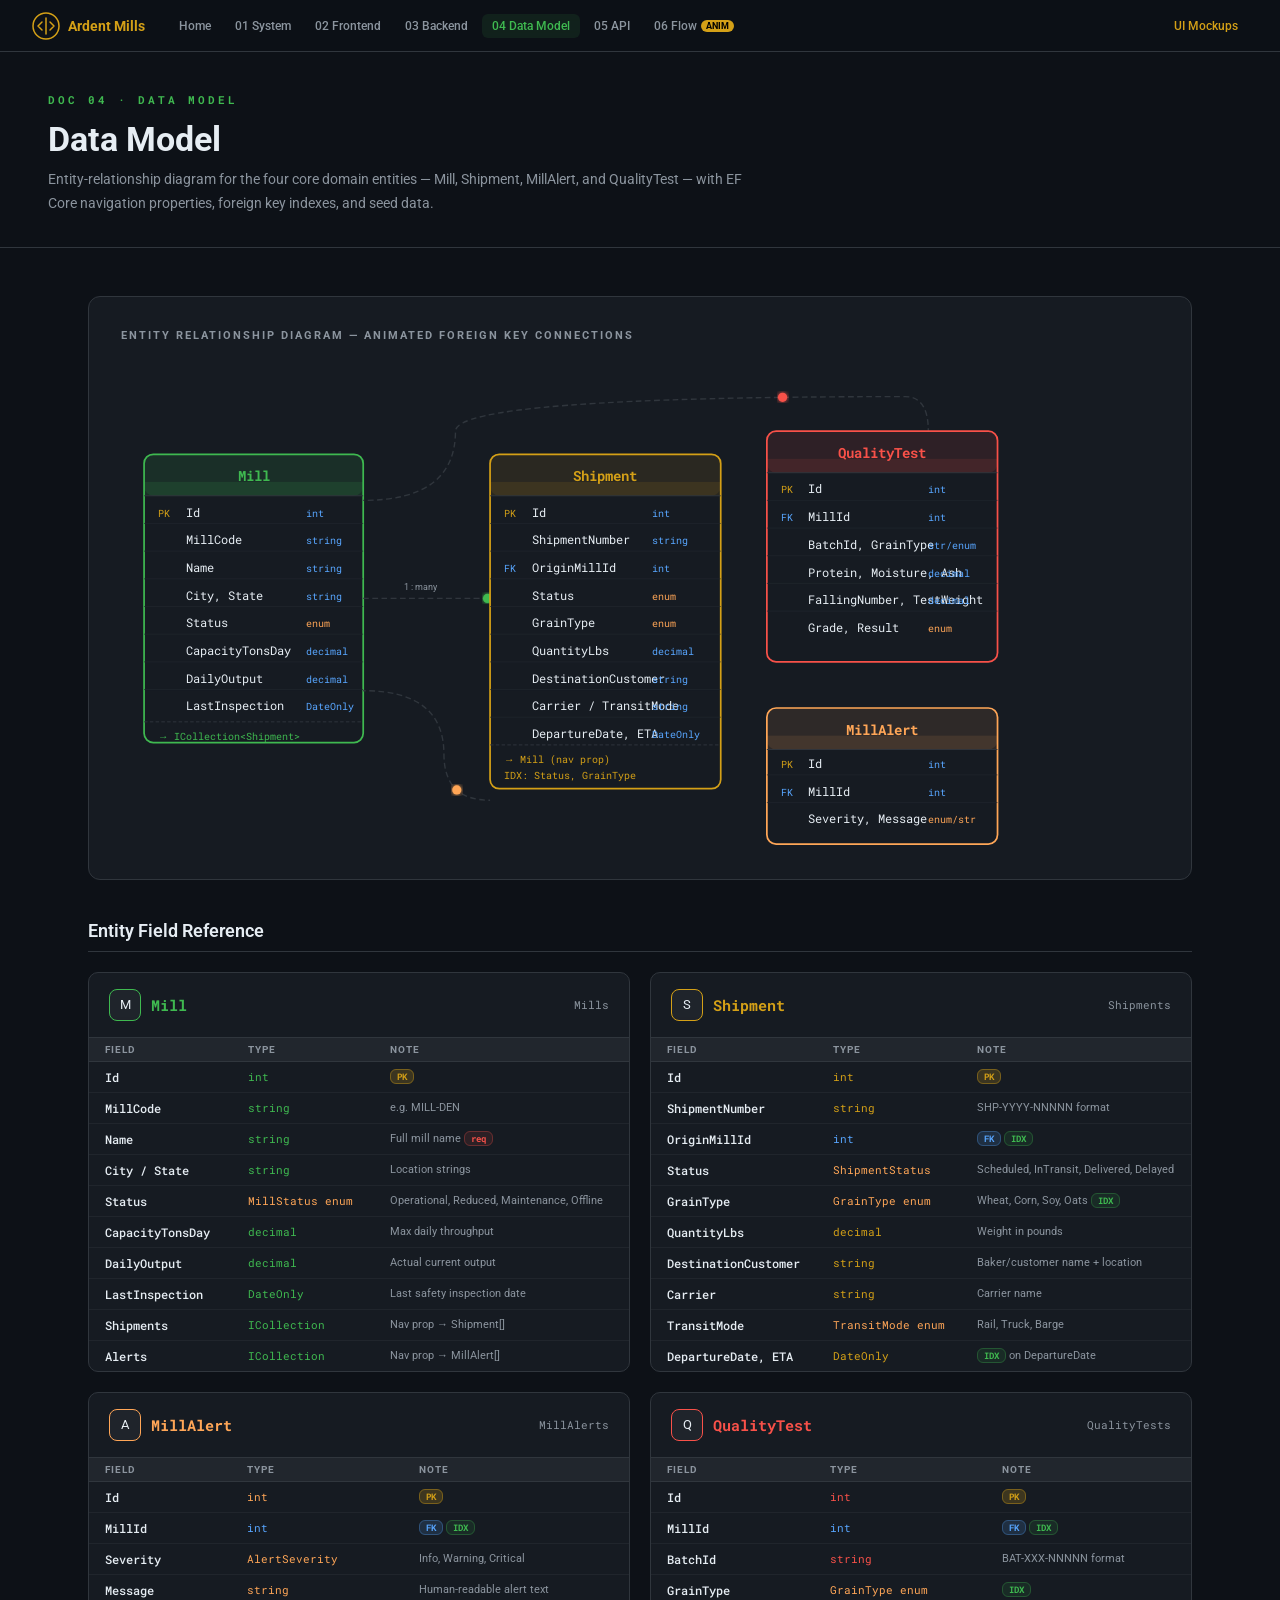
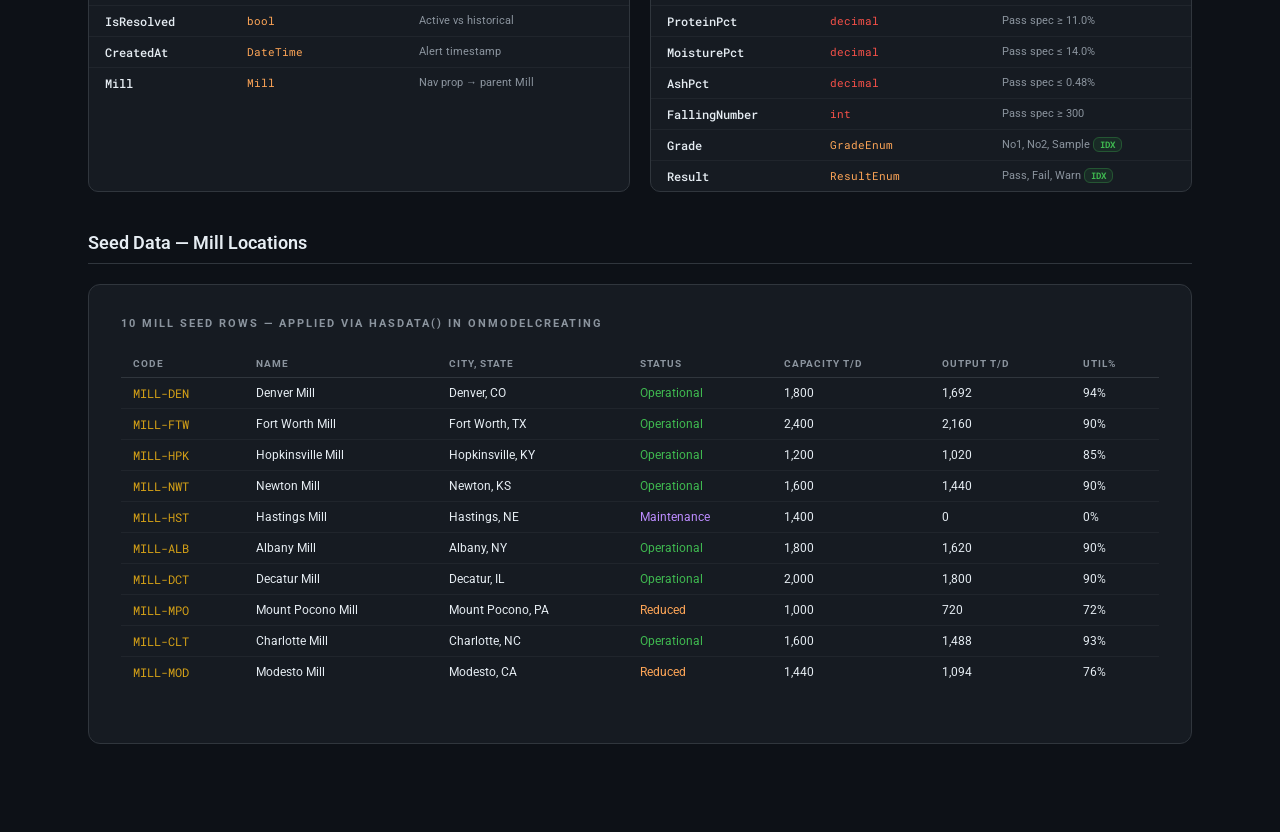
<file: architecture/04-data-model.html>
<!DOCTYPE html>
<html lang="en">
<head>
<meta charset="UTF-8">
<meta name="viewport" content="width=device-width, initial-scale=1.0">
<title>Data Model — Ardent Mills Architecture</title>
<link href="https://fonts.googleapis.com/css2?family=Roboto:wght@300;400;500;700&family=Roboto+Mono:wght@400;500&display=swap" rel="stylesheet">
<style>
:root{--bg:#0D1117;--surface:#161B22;--surface-2:#21262D;--border:#30363D;--text:#E6EDF3;--text-muted:#8B949E;--gold:#D4A017;--blue:#58A6FF;--green:#3FB950;--red:#F85149;--orange:#FFA657;--purple:#BC8CFF}
*{box-sizing:border-box;margin:0;padding:0}
body{background:var(--bg);color:var(--text);font-family:'Roboto',sans-serif;min-height:100vh}
nav{position:sticky;top:0;z-index:100;background:rgba(13,17,23,0.9);backdrop-filter:blur(16px);border-bottom:1px solid var(--border);display:flex;align-items:center;gap:4px;padding:0 32px;height:52px}
.nav-brand{display:flex;align-items:center;gap:8px;text-decoration:none;margin-right:20px}
.nav-brand-icon{width:28px;height:28px}
.nav-brand-text{font-size:14px;font-weight:700;color:var(--gold);white-space:nowrap}
.nav-link{color:var(--text-muted);text-decoration:none;padding:5px 10px;border-radius:6px;font-size:12px;font-weight:500;transition:all 0.2s;white-space:nowrap}
.nav-link:hover{color:var(--text);background:var(--surface-2)}
.nav-link.active{color:var(--green);background:rgba(63,185,80,0.1)}
.nav-anim-badge{background:var(--gold);color:#000;font-size:9px;font-weight:700;padding:1px 5px;border-radius:8px;margin-left:4px;vertical-align:middle}
.nav-spacer{flex:1}
.page-header{padding:40px 48px 32px;border-bottom:1px solid var(--border)}
.page-eyebrow{color:var(--green);font-size:11px;font-weight:700;letter-spacing:3px;text-transform:uppercase;margin-bottom:12px;font-family:'Roboto Mono',monospace}
.page-title{font-size:34px;font-weight:700;line-height:1.2;margin-bottom:8px}
.page-sub{color:var(--text-muted);font-size:14px;line-height:1.7;max-width:700px}
.content{padding:48px;max-width:1200px;margin:0 auto}
.section-title{font-size:18px;font-weight:600;margin-bottom:20px;padding-bottom:10px;border-bottom:1px solid var(--border)}

.diagram-wrap{background:var(--surface);border:1px solid var(--border);border-radius:12px;padding:32px;margin-bottom:40px}
.diagram-label{font-size:11px;font-weight:700;letter-spacing:2px;text-transform:uppercase;color:var(--text-muted);margin-bottom:20px}
.erd-svg{width:100%;display:block}

/* Entity cards in detail section */
.entities-grid{display:grid;grid-template-columns:repeat(2,1fr);gap:20px;margin-bottom:40px}
.entity-card{background:var(--surface);border:1px solid var(--border);border-radius:10px;overflow:hidden;transition:border-color 0.25s,box-shadow 0.25s}
.entity-card:hover{border-color:var(--c);box-shadow:0 4px 20px rgba(0,0,0,0.3)}
.entity-header{padding:16px 20px;border-bottom:1px solid var(--border);display:flex;align-items:center;gap:10px}
.entity-icon{width:32px;height:32px;border-radius:8px;background:rgba(255,255,255,0.04);border:1px solid var(--c);display:flex;align-items:center;justify-content:center;font-size:13px}
.entity-name{font-size:15px;font-weight:700;font-family:'Roboto Mono',monospace;color:var(--c)}
.entity-table{font-size:11px;color:var(--text-muted);margin-left:auto;font-family:'Roboto Mono',monospace}
.field-table{width:100%;border-collapse:collapse}
.field-table th{text-align:left;padding:6px 16px;background:var(--surface-2);font-size:10px;font-weight:700;color:var(--text-muted);letter-spacing:1px;text-transform:uppercase;border-bottom:1px solid var(--border)}
.field-table td{padding:7px 16px;border-bottom:1px solid rgba(48,54,61,0.4);vertical-align:middle}
.field-table tr:last-child td{border-bottom:none}
.field-name{font-family:'Roboto Mono',monospace;font-size:12px;color:var(--text);font-weight:500}
.field-type{font-family:'Roboto Mono',monospace;font-size:11px;color:var(--c)}
.field-desc{font-size:11px;color:var(--text-muted)}
.field-badge{font-size:9px;padding:1px 6px;border-radius:6px;font-weight:700;font-family:'Roboto Mono',monospace}
.badge-pk{background:rgba(212,160,23,0.2);color:var(--gold);border:1px solid rgba(212,160,23,0.4)}
.badge-fk{background:rgba(88,166,255,0.15);color:var(--blue);border:1px solid rgba(88,166,255,0.3)}
.badge-idx{background:rgba(63,185,80,0.1);color:var(--green);border:1px solid rgba(63,185,80,0.3)}
.badge-req{background:rgba(248,81,73,0.1);color:var(--red);border:1px solid rgba(248,81,73,0.3)}

/* Seed data table */
.seed-table{width:100%;border-collapse:collapse;font-size:12px;margin-bottom:24px}
.seed-table th{text-align:left;padding:8px 12px;border-bottom:1px solid var(--border);color:var(--text-muted);font-size:10px;font-weight:700;letter-spacing:1px;text-transform:uppercase}
.seed-table td{padding:7px 12px;border-bottom:1px solid rgba(48,54,61,0.4);font-size:12px}
.seed-table tr:last-child td{border-bottom:none}
.status-op{color:var(--green)}
.status-rd{color:var(--orange)}
.status-mt{color:var(--purple)}

.two-col{display:grid;grid-template-columns:1fr 1fr;gap:20px;margin-bottom:40px}
.arch-section{background:var(--surface);border:1px solid var(--border);border-radius:10px;padding:24px}
.as-title{font-size:14px;font-weight:600;margin-bottom:14px}

.fade-in{opacity:0;transform:translateY(16px);transition:opacity 0.5s,transform 0.5s}
.fade-in.in-view{opacity:1;transform:none}
.fade-in[data-delay="1"]{transition-delay:0.1s}
.fade-in[data-delay="2"]{transition-delay:0.2s}
.fade-in[data-delay="3"]{transition-delay:0.3s}
.fade-in[data-delay="4"]{transition-delay:0.4s}
</style>
</head>
<body>
<nav>
  <a href="index.html" class="nav-brand">
    <svg class="nav-brand-icon" viewBox="0 0 28 28" fill="none"><circle cx="14" cy="14" r="13" stroke="#D4A017" stroke-width="1.5"/><path d="M14 6v16M10 10l-4 4M18 10l4 4M10 18l-4-4M18 18l4-4" stroke="#D4A017" stroke-width="1.5" stroke-linecap="round"/></svg>
    <span class="nav-brand-text">Ardent Mills</span>
  </a>
  <a href="index.html" class="nav-link">Home</a>
  <a href="01-system-overview.html" class="nav-link">01 System</a>
  <a href="02-frontend-architecture.html" class="nav-link">02 Frontend</a>
  <a href="03-backend-architecture.html" class="nav-link">03 Backend</a>
  <a href="04-data-model.html" class="nav-link active">04 Data Model</a>
  <a href="05-api-reference.html" class="nav-link">05 API</a>
  <a href="06-request-flow.html" class="nav-link">06 Flow<span class="nav-anim-badge">ANIM</span></a>
  <div class="nav-spacer"></div>
  <a href="../mockup/index.html" class="nav-link" style="color:var(--gold)">UI Mockups</a>
</nav>

<div class="page-header">
  <div class="page-eyebrow">Doc 04 · Data Model</div>
  <div class="page-title">Data Model</div>
  <div class="page-sub">Entity-relationship diagram for the four core domain entities — Mill, Shipment, MillAlert, and QualityTest — with EF Core navigation properties, foreign key indexes, and seed data.</div>
</div>

<div class="content">

  <!-- ERD SVG -->
  <div class="diagram-wrap fade-in">
    <div class="diagram-label">Entity Relationship Diagram — Animated Foreign Key Connections</div>
    <svg class="erd-svg" viewBox="0 0 900 420" fill="none" xmlns="http://www.w3.org/2000/svg">
      <defs>
        <filter id="glow3"><feGaussianBlur stdDeviation="2" result="b"/><feMerge><feMergeNode in="b"/><feMergeNode in="SourceGraphic"/></feMerge></filter>
        <marker id="crow" markerWidth="10" markerHeight="10" refX="8" refY="5" orient="auto">
          <path d="M0 2L8 5L0 8" fill="none" stroke="#30363D" stroke-width="1"/>
          <line x1="8" y1="2" x2="8" y2="8" stroke="#30363D" stroke-width="1"/>
        </marker>
        <marker id="one" markerWidth="10" markerHeight="10" refX="2" refY="5" orient="auto">
          <line x1="2" y1="2" x2="2" y2="8" stroke="#30363D" stroke-width="1"/>
        </marker>
      </defs>

      <!-- Mill entity (center-left) -->
      <rect x="20" y="80" width="190" height="250" rx="8" fill="#161B22" stroke="#3FB950" stroke-width="1.5"/>
      <rect x="20" y="80" width="190" height="36" rx="8" fill="rgba(63,185,80,0.12)"/>
      <rect x="20" y="104" width="190" height="12" fill="rgba(63,185,80,0.12)"/>
      <text x="115" y="103" text-anchor="middle" fill="#3FB950" font-size="12" font-family="Roboto Mono" font-weight="700">Mill</text>
      <line x1="20" y1="116" x2="210" y2="116" stroke="#30363D" stroke-width="0.8"/>
      <!-- Fields -->
      <text x="32" y="134" fill="#D4A017" font-size="9" font-family="Roboto Mono">PK</text>
      <text x="56" y="134" fill="#E6EDF3" font-size="10" font-family="Roboto Mono">Id</text>
      <text x="160" y="134" fill="#58A6FF" font-size="9" font-family="Roboto Mono">int</text>
      <line x1="20" y1="140" x2="210" y2="140" stroke="#21262D" stroke-width="0.6"/>
      <text x="32" y="158" fill="#8B949E" font-size="9" font-family="Roboto Mono">  </text>
      <text x="56" y="158" fill="#E6EDF3" font-size="10" font-family="Roboto Mono">MillCode</text>
      <text x="160" y="158" fill="#58A6FF" font-size="9" font-family="Roboto Mono">string</text>
      <line x1="20" y1="164" x2="210" y2="164" stroke="#21262D" stroke-width="0.6"/>
      <text x="56" y="182" fill="#E6EDF3" font-size="10" font-family="Roboto Mono">Name</text>
      <text x="160" y="182" fill="#58A6FF" font-size="9" font-family="Roboto Mono">string</text>
      <line x1="20" y1="188" x2="210" y2="188" stroke="#21262D" stroke-width="0.6"/>
      <text x="56" y="206" fill="#E6EDF3" font-size="10" font-family="Roboto Mono">City, State</text>
      <text x="160" y="206" fill="#58A6FF" font-size="9" font-family="Roboto Mono">string</text>
      <line x1="20" y1="212" x2="210" y2="212" stroke="#21262D" stroke-width="0.6"/>
      <text x="56" y="230" fill="#E6EDF3" font-size="10" font-family="Roboto Mono">Status</text>
      <text x="160" y="230" fill="#FFA657" font-size="9" font-family="Roboto Mono">enum</text>
      <line x1="20" y1="236" x2="210" y2="236" stroke="#21262D" stroke-width="0.6"/>
      <text x="56" y="254" fill="#E6EDF3" font-size="10" font-family="Roboto Mono">CapacityTonsDay</text>
      <text x="160" y="254" fill="#58A6FF" font-size="9" font-family="Roboto Mono">decimal</text>
      <line x1="20" y1="260" x2="210" y2="260" stroke="#21262D" stroke-width="0.6"/>
      <text x="56" y="278" fill="#E6EDF3" font-size="10" font-family="Roboto Mono">DailyOutput</text>
      <text x="160" y="278" fill="#58A6FF" font-size="9" font-family="Roboto Mono">decimal</text>
      <line x1="20" y1="284" x2="210" y2="284" stroke="#21262D" stroke-width="0.6"/>
      <text x="56" y="302" fill="#E6EDF3" font-size="10" font-family="Roboto Mono">LastInspection</text>
      <text x="160" y="302" fill="#58A6FF" font-size="9" font-family="Roboto Mono">DateOnly</text>
      <!-- Nav props -->
      <line x1="20" y1="312" x2="210" y2="312" stroke="#30363D" stroke-width="0.8" stroke-dasharray="3 2"/>
      <text x="32" y="328" fill="#3FB950" font-size="9" font-family="Roboto Mono">→ ICollection&lt;Shipment&gt;</text>

      <!-- Relationship lines: Mill → Shipment (1-to-many) -->
      <path d="M210 205 Q300 205 320 205" stroke="#30363D" stroke-width="1.2" stroke-dasharray="5 3">
        <animate attributeName="stroke-dashoffset" values="16;0" dur="1.5s" repeatCount="indefinite"/>
      </path>
      <circle r="4" fill="#3FB950" filter="url(#glow3)">
        <animateMotion dur="1.5s" repeatCount="indefinite" path="M210,205 Q300,205 320,205"/>
      </circle>
      <text x="260" y="198" text-anchor="middle" fill="#8B949E" font-size="8" font-family="Roboto">1 : many</text>

      <!-- Relationship: Mill → MillAlert -->
      <path d="M210 285 Q280 285 280 340 Q280 380 320 380" stroke="#30363D" stroke-width="1.2" stroke-dasharray="5 3">
        <animate attributeName="stroke-dashoffset" values="16;0" dur="1.8s" repeatCount="indefinite"/>
      </path>
      <circle r="4" fill="#FFA657" filter="url(#glow3)">
        <animateMotion dur="1.8s" repeatCount="indefinite" path="M210,285 Q280,285 280,340 Q280,380 320,380"/>
      </circle>

      <!-- Relationship: Mill → QualityTest -->
      <path d="M210 120 Q290 120 290 60 Q290 30 680 30 Q700 30 700 60" stroke="#30363D" stroke-width="1.2" stroke-dasharray="5 3">
        <animate attributeName="stroke-dashoffset" values="16;0" dur="2s" repeatCount="indefinite"/>
      </path>
      <circle r="4" fill="#F85149" filter="url(#glow3)">
        <animateMotion dur="2s" repeatCount="indefinite" path="M210,120 Q290,120 290,60 Q290,30 680,30 Q700,30 700,60"/>
      </circle>

      <!-- Shipment entity (center) -->
      <rect x="320" y="80" width="200" height="290" rx="8" fill="#161B22" stroke="#D4A017" stroke-width="1.5"/>
      <rect x="320" y="80" width="200" height="36" rx="8" fill="rgba(212,160,23,0.1)"/>
      <rect x="320" y="104" width="200" height="12" fill="rgba(212,160,23,0.1)"/>
      <text x="420" y="103" text-anchor="middle" fill="#D4A017" font-size="12" font-family="Roboto Mono" font-weight="700">Shipment</text>
      <line x1="320" y1="116" x2="520" y2="116" stroke="#30363D" stroke-width="0.8"/>
      <text x="332" y="134" fill="#D4A017" font-size="9" font-family="Roboto Mono">PK</text>
      <text x="356" y="134" fill="#E6EDF3" font-size="10" font-family="Roboto Mono">Id</text>
      <text x="460" y="134" fill="#58A6FF" font-size="9" font-family="Roboto Mono">int</text>
      <line x1="320" y1="140" x2="520" y2="140" stroke="#21262D" stroke-width="0.6"/>
      <text x="356" y="158" fill="#E6EDF3" font-size="10" font-family="Roboto Mono">ShipmentNumber</text>
      <text x="460" y="158" fill="#58A6FF" font-size="9" font-family="Roboto Mono">string</text>
      <line x1="320" y1="164" x2="520" y2="164" stroke="#21262D" stroke-width="0.6"/>
      <text x="332" y="182" fill="#58A6FF" font-size="9" font-family="Roboto Mono">FK</text>
      <text x="356" y="182" fill="#E6EDF3" font-size="10" font-family="Roboto Mono">OriginMillId</text>
      <text x="460" y="182" fill="#58A6FF" font-size="9" font-family="Roboto Mono">int</text>
      <line x1="320" y1="188" x2="520" y2="188" stroke="#21262D" stroke-width="0.6"/>
      <text x="356" y="206" fill="#E6EDF3" font-size="10" font-family="Roboto Mono">Status</text>
      <text x="460" y="206" fill="#FFA657" font-size="9" font-family="Roboto Mono">enum</text>
      <line x1="320" y1="212" x2="520" y2="212" stroke="#21262D" stroke-width="0.6"/>
      <text x="356" y="230" fill="#E6EDF3" font-size="10" font-family="Roboto Mono">GrainType</text>
      <text x="460" y="230" fill="#FFA657" font-size="9" font-family="Roboto Mono">enum</text>
      <line x1="320" y1="236" x2="520" y2="236" stroke="#21262D" stroke-width="0.6"/>
      <text x="356" y="254" fill="#E6EDF3" font-size="10" font-family="Roboto Mono">QuantityLbs</text>
      <text x="460" y="254" fill="#58A6FF" font-size="9" font-family="Roboto Mono">decimal</text>
      <line x1="320" y1="260" x2="520" y2="260" stroke="#21262D" stroke-width="0.6"/>
      <text x="356" y="278" fill="#E6EDF3" font-size="10" font-family="Roboto Mono">DestinationCustomer</text>
      <text x="460" y="278" fill="#58A6FF" font-size="9" font-family="Roboto Mono">string</text>
      <line x1="320" y1="284" x2="520" y2="284" stroke="#21262D" stroke-width="0.6"/>
      <text x="356" y="302" fill="#E6EDF3" font-size="10" font-family="Roboto Mono">Carrier / TransitMode</text>
      <text x="460" y="302" fill="#58A6FF" font-size="9" font-family="Roboto Mono">string</text>
      <line x1="320" y1="308" x2="520" y2="308" stroke="#21262D" stroke-width="0.6"/>
      <text x="356" y="326" fill="#E6EDF3" font-size="10" font-family="Roboto Mono">DepartureDate, ETA</text>
      <text x="460" y="326" fill="#58A6FF" font-size="9" font-family="Roboto Mono">DateOnly</text>
      <line x1="320" y1="332" x2="520" y2="332" stroke="#30363D" stroke-width="0.8" stroke-dasharray="3 2"/>
      <text x="332" y="348" fill="#D4A017" font-size="9" font-family="Roboto Mono">→ Mill (nav prop)</text>
      <text x="332" y="362" fill="#D4A017" font-size="9" font-family="Roboto Mono">IDX: Status, GrainType</text>

      <!-- MillAlert entity (bottom right) -->
      <rect x="560" y="300" width="200" height="118" rx="8" fill="#161B22" stroke="#FFA657" stroke-width="1.5"/>
      <rect x="560" y="300" width="200" height="36" rx="8" fill="rgba(255,166,87,0.1)"/>
      <rect x="560" y="324" width="200" height="12" fill="rgba(255,166,87,0.1)"/>
      <text x="660" y="323" text-anchor="middle" fill="#FFA657" font-size="12" font-family="Roboto Mono" font-weight="700">MillAlert</text>
      <line x1="560" y1="336" x2="760" y2="336" stroke="#30363D" stroke-width="0.8"/>
      <text x="572" y="352" fill="#D4A017" font-size="9" font-family="Roboto Mono">PK</text>
      <text x="596" y="352" fill="#E6EDF3" font-size="10" font-family="Roboto Mono">Id</text>
      <text x="700" y="352" fill="#58A6FF" font-size="9" font-family="Roboto Mono">int</text>
      <line x1="560" y1="358" x2="760" y2="358" stroke="#21262D" stroke-width="0.6"/>
      <text x="572" y="376" fill="#58A6FF" font-size="9" font-family="Roboto Mono">FK</text>
      <text x="596" y="376" fill="#E6EDF3" font-size="10" font-family="Roboto Mono">MillId</text>
      <text x="700" y="376" fill="#58A6FF" font-size="9" font-family="Roboto Mono">int</text>
      <line x1="560" y1="382" x2="760" y2="382" stroke="#21262D" stroke-width="0.6"/>
      <text x="596" y="400" fill="#E6EDF3" font-size="10" font-family="Roboto Mono">Severity, Message</text>
      <text x="700" y="400" fill="#FFA657" font-size="9" font-family="Roboto Mono">enum/str</text>

      <!-- QualityTest entity (top right) -->
      <rect x="560" y="60" width="200" height="200" rx="8" fill="#161B22" stroke="#F85149" stroke-width="1.5"/>
      <rect x="560" y="60" width="200" height="36" rx="8" fill="rgba(248,81,73,0.1)"/>
      <rect x="560" y="84" width="200" height="12" fill="rgba(248,81,73,0.1)"/>
      <text x="660" y="83" text-anchor="middle" fill="#F85149" font-size="12" font-family="Roboto Mono" font-weight="700">QualityTest</text>
      <line x1="560" y1="96" x2="760" y2="96" stroke="#30363D" stroke-width="0.8"/>
      <text x="572" y="114" fill="#D4A017" font-size="9" font-family="Roboto Mono">PK</text>
      <text x="596" y="114" fill="#E6EDF3" font-size="10" font-family="Roboto Mono">Id</text>
      <text x="700" y="114" fill="#58A6FF" font-size="9" font-family="Roboto Mono">int</text>
      <line x1="560" y1="120" x2="760" y2="120" stroke="#21262D" stroke-width="0.6"/>
      <text x="572" y="138" fill="#58A6FF" font-size="9" font-family="Roboto Mono">FK</text>
      <text x="596" y="138" fill="#E6EDF3" font-size="10" font-family="Roboto Mono">MillId</text>
      <text x="700" y="138" fill="#58A6FF" font-size="9" font-family="Roboto Mono">int</text>
      <line x1="560" y1="144" x2="760" y2="144" stroke="#21262D" stroke-width="0.6"/>
      <text x="596" y="162" fill="#E6EDF3" font-size="10" font-family="Roboto Mono">BatchId, GrainType</text>
      <text x="700" y="162" fill="#58A6FF" font-size="9" font-family="Roboto Mono">str/enum</text>
      <line x1="560" y1="168" x2="760" y2="168" stroke="#21262D" stroke-width="0.6"/>
      <text x="596" y="186" fill="#E6EDF3" font-size="10" font-family="Roboto Mono">Protein, Moisture, Ash</text>
      <text x="700" y="186" fill="#58A6FF" font-size="9" font-family="Roboto Mono">decimal</text>
      <line x1="560" y1="192" x2="760" y2="192" stroke="#21262D" stroke-width="0.6"/>
      <text x="596" y="210" fill="#E6EDF3" font-size="10" font-family="Roboto Mono">FallingNumber, TestWeight</text>
      <text x="700" y="210" fill="#58A6FF" font-size="9" font-family="Roboto Mono">decimal</text>
      <line x1="560" y1="216" x2="760" y2="216" stroke="#21262D" stroke-width="0.6"/>
      <text x="596" y="234" fill="#E6EDF3" font-size="10" font-family="Roboto Mono">Grade, Result</text>
      <text x="700" y="234" fill="#FFA657" font-size="9" font-family="Roboto Mono">enum</text>
    </svg>
  </div>

  <!-- Entity detail cards -->
  <div class="section-title fade-in">Entity Field Reference</div>
  <div class="entities-grid">

    <div class="entity-card fade-in" data-delay="1" style="--c:#3FB950">
      <div class="entity-header">
        <div class="entity-icon">M</div>
        <div class="entity-name">Mill</div>
        <div class="entity-table">Mills</div>
      </div>
      <table class="field-table">
        <thead><tr><th>Field</th><th>Type</th><th>Note</th></tr></thead>
        <tbody>
          <tr><td class="field-name">Id</td><td class="field-type" style="color:var(--green)">int</td><td class="field-desc"><span class="field-badge badge-pk">PK</span></td></tr>
          <tr><td class="field-name">MillCode</td><td class="field-type" style="color:var(--green)">string</td><td class="field-desc">e.g. MILL-DEN</td></tr>
          <tr><td class="field-name">Name</td><td class="field-type" style="color:var(--green)">string</td><td class="field-desc">Full mill name <span class="field-badge badge-req">req</span></td></tr>
          <tr><td class="field-name">City / State</td><td class="field-type" style="color:var(--green)">string</td><td class="field-desc">Location strings</td></tr>
          <tr><td class="field-name">Status</td><td class="field-type" style="color:var(--orange)">MillStatus enum</td><td class="field-desc">Operational, Reduced, Maintenance, Offline</td></tr>
          <tr><td class="field-name">CapacityTonsDay</td><td class="field-type" style="color:var(--green)">decimal</td><td class="field-desc">Max daily throughput</td></tr>
          <tr><td class="field-name">DailyOutput</td><td class="field-type" style="color:var(--green)">decimal</td><td class="field-desc">Actual current output</td></tr>
          <tr><td class="field-name">LastInspection</td><td class="field-type" style="color:var(--green)">DateOnly</td><td class="field-desc">Last safety inspection date</td></tr>
          <tr><td class="field-name">Shipments</td><td class="field-type" style="color:var(--green)">ICollection</td><td class="field-desc">Nav prop → Shipment[]</td></tr>
          <tr><td class="field-name">Alerts</td><td class="field-type" style="color:var(--green)">ICollection</td><td class="field-desc">Nav prop → MillAlert[]</td></tr>
        </tbody>
      </table>
    </div>

    <div class="entity-card fade-in" data-delay="2" style="--c:var(--gold)">
      <div class="entity-header">
        <div class="entity-icon">S</div>
        <div class="entity-name">Shipment</div>
        <div class="entity-table">Shipments</div>
      </div>
      <table class="field-table">
        <thead><tr><th>Field</th><th>Type</th><th>Note</th></tr></thead>
        <tbody>
          <tr><td class="field-name">Id</td><td class="field-type" style="color:var(--gold)">int</td><td class="field-desc"><span class="field-badge badge-pk">PK</span></td></tr>
          <tr><td class="field-name">ShipmentNumber</td><td class="field-type" style="color:var(--gold)">string</td><td class="field-desc">SHP-YYYY-NNNNN format</td></tr>
          <tr><td class="field-name">OriginMillId</td><td class="field-type" style="color:var(--blue)">int</td><td class="field-desc"><span class="field-badge badge-fk">FK</span> <span class="field-badge badge-idx">IDX</span></td></tr>
          <tr><td class="field-name">Status</td><td class="field-type" style="color:var(--orange)">ShipmentStatus</td><td class="field-desc">Scheduled, InTransit, Delivered, Delayed</td></tr>
          <tr><td class="field-name">GrainType</td><td class="field-type" style="color:var(--orange)">GrainType enum</td><td class="field-desc">Wheat, Corn, Soy, Oats <span class="field-badge badge-idx">IDX</span></td></tr>
          <tr><td class="field-name">QuantityLbs</td><td class="field-type" style="color:var(--gold)">decimal</td><td class="field-desc">Weight in pounds</td></tr>
          <tr><td class="field-name">DestinationCustomer</td><td class="field-type" style="color:var(--gold)">string</td><td class="field-desc">Baker/customer name + location</td></tr>
          <tr><td class="field-name">Carrier</td><td class="field-type" style="color:var(--gold)">string</td><td class="field-desc">Carrier name</td></tr>
          <tr><td class="field-name">TransitMode</td><td class="field-type" style="color:var(--orange)">TransitMode enum</td><td class="field-desc">Rail, Truck, Barge</td></tr>
          <tr><td class="field-name">DepartureDate, ETA</td><td class="field-type" style="color:var(--gold)">DateOnly</td><td class="field-desc"><span class="field-badge badge-idx">IDX</span> on DepartureDate</td></tr>
        </tbody>
      </table>
    </div>

    <div class="entity-card fade-in" data-delay="3" style="--c:var(--orange)">
      <div class="entity-header">
        <div class="entity-icon">A</div>
        <div class="entity-name">MillAlert</div>
        <div class="entity-table">MillAlerts</div>
      </div>
      <table class="field-table">
        <thead><tr><th>Field</th><th>Type</th><th>Note</th></tr></thead>
        <tbody>
          <tr><td class="field-name">Id</td><td class="field-type" style="color:var(--orange)">int</td><td class="field-desc"><span class="field-badge badge-pk">PK</span></td></tr>
          <tr><td class="field-name">MillId</td><td class="field-type" style="color:var(--blue)">int</td><td class="field-desc"><span class="field-badge badge-fk">FK</span> <span class="field-badge badge-idx">IDX</span></td></tr>
          <tr><td class="field-name">Severity</td><td class="field-type" style="color:var(--orange)">AlertSeverity</td><td class="field-desc">Info, Warning, Critical</td></tr>
          <tr><td class="field-name">Message</td><td class="field-type" style="color:var(--orange)">string</td><td class="field-desc">Human-readable alert text</td></tr>
          <tr><td class="field-name">IsResolved</td><td class="field-type" style="color:var(--orange)">bool</td><td class="field-desc">Active vs historical</td></tr>
          <tr><td class="field-name">CreatedAt</td><td class="field-type" style="color:var(--orange)">DateTime</td><td class="field-desc">Alert timestamp</td></tr>
          <tr><td class="field-name">Mill</td><td class="field-type" style="color:var(--orange)">Mill</td><td class="field-desc">Nav prop → parent Mill</td></tr>
        </tbody>
      </table>
    </div>

    <div class="entity-card fade-in" data-delay="4" style="--c:var(--red)">
      <div class="entity-header">
        <div class="entity-icon">Q</div>
        <div class="entity-name">QualityTest</div>
        <div class="entity-table">QualityTests</div>
      </div>
      <table class="field-table">
        <thead><tr><th>Field</th><th>Type</th><th>Note</th></tr></thead>
        <tbody>
          <tr><td class="field-name">Id</td><td class="field-type" style="color:var(--red)">int</td><td class="field-desc"><span class="field-badge badge-pk">PK</span></td></tr>
          <tr><td class="field-name">MillId</td><td class="field-type" style="color:var(--blue)">int</td><td class="field-desc"><span class="field-badge badge-fk">FK</span> <span class="field-badge badge-idx">IDX</span></td></tr>
          <tr><td class="field-name">BatchId</td><td class="field-type" style="color:var(--red)">string</td><td class="field-desc">BAT-XXX-NNNNN format</td></tr>
          <tr><td class="field-name">GrainType</td><td class="field-type" style="color:var(--orange)">GrainType enum</td><td class="field-desc"><span class="field-badge badge-idx">IDX</span></td></tr>
          <tr><td class="field-name">ProteinPct</td><td class="field-type" style="color:var(--red)">decimal</td><td class="field-desc">Pass spec ≥ 11.0%</td></tr>
          <tr><td class="field-name">MoisturePct</td><td class="field-type" style="color:var(--red)">decimal</td><td class="field-desc">Pass spec ≤ 14.0%</td></tr>
          <tr><td class="field-name">AshPct</td><td class="field-type" style="color:var(--red)">decimal</td><td class="field-desc">Pass spec ≤ 0.48%</td></tr>
          <tr><td class="field-name">FallingNumber</td><td class="field-type" style="color:var(--red)">int</td><td class="field-desc">Pass spec ≥ 300</td></tr>
          <tr><td class="field-name">Grade</td><td class="field-type" style="color:var(--orange)">GradeEnum</td><td class="field-desc">No1, No2, Sample <span class="field-badge badge-idx">IDX</span></td></tr>
          <tr><td class="field-name">Result</td><td class="field-type" style="color:var(--orange)">ResultEnum</td><td class="field-desc">Pass, Fail, Warn <span class="field-badge badge-idx">IDX</span></td></tr>
        </tbody>
      </table>
    </div>

  </div>

  <!-- Seed data sample -->
  <div class="section-title fade-in">Seed Data — Mill Locations</div>
  <div class="diagram-wrap fade-in">
    <div class="diagram-label">10 Mill seed rows — applied via HasData() in OnModelCreating</div>
    <table class="seed-table">
      <thead><tr><th>Code</th><th>Name</th><th>City, State</th><th>Status</th><th>Capacity t/d</th><th>Output t/d</th><th>Util%</th></tr></thead>
      <tbody>
        <tr><td style="font-family:'Roboto Mono',monospace;color:var(--gold)">MILL-DEN</td><td>Denver Mill</td><td>Denver, CO</td><td class="status-op">Operational</td><td>1,800</td><td>1,692</td><td>94%</td></tr>
        <tr><td style="font-family:'Roboto Mono',monospace;color:var(--gold)">MILL-FTW</td><td>Fort Worth Mill</td><td>Fort Worth, TX</td><td class="status-op">Operational</td><td>2,400</td><td>2,160</td><td>90%</td></tr>
        <tr><td style="font-family:'Roboto Mono',monospace;color:var(--gold)">MILL-HPK</td><td>Hopkinsville Mill</td><td>Hopkinsville, KY</td><td class="status-op">Operational</td><td>1,200</td><td>1,020</td><td>85%</td></tr>
        <tr><td style="font-family:'Roboto Mono',monospace;color:var(--gold)">MILL-NWT</td><td>Newton Mill</td><td>Newton, KS</td><td class="status-op">Operational</td><td>1,600</td><td>1,440</td><td>90%</td></tr>
        <tr><td style="font-family:'Roboto Mono',monospace;color:var(--gold)">MILL-HST</td><td>Hastings Mill</td><td>Hastings, NE</td><td class="status-mt" style="color:var(--purple)">Maintenance</td><td>1,400</td><td>0</td><td>0%</td></tr>
        <tr><td style="font-family:'Roboto Mono',monospace;color:var(--gold)">MILL-ALB</td><td>Albany Mill</td><td>Albany, NY</td><td class="status-op">Operational</td><td>1,800</td><td>1,620</td><td>90%</td></tr>
        <tr><td style="font-family:'Roboto Mono',monospace;color:var(--gold)">MILL-DCT</td><td>Decatur Mill</td><td>Decatur, IL</td><td class="status-op">Operational</td><td>2,000</td><td>1,800</td><td>90%</td></tr>
        <tr><td style="font-family:'Roboto Mono',monospace;color:var(--gold)">MILL-MPO</td><td>Mount Pocono Mill</td><td>Mount Pocono, PA</td><td class="status-rd">Reduced</td><td>1,000</td><td>720</td><td>72%</td></tr>
        <tr><td style="font-family:'Roboto Mono',monospace;color:var(--gold)">MILL-CLT</td><td>Charlotte Mill</td><td>Charlotte, NC</td><td class="status-op">Operational</td><td>1,600</td><td>1,488</td><td>93%</td></tr>
        <tr><td style="font-family:'Roboto Mono',monospace;color:var(--gold)">MILL-MOD</td><td>Modesto Mill</td><td>Modesto, CA</td><td class="status-rd">Reduced</td><td>1,440</td><td>1,094</td><td>76%</td></tr>
      </tbody>
    </table>
  </div>

</div>

<script>
const obs = new IntersectionObserver(e => e.forEach(en => { if(en.isIntersecting){en.target.classList.add('in-view');obs.unobserve(en.target);} }), {threshold:0.05});
document.querySelectorAll('.fade-in').forEach(el => obs.observe(el));
</script>
</body>
</html>
</file>
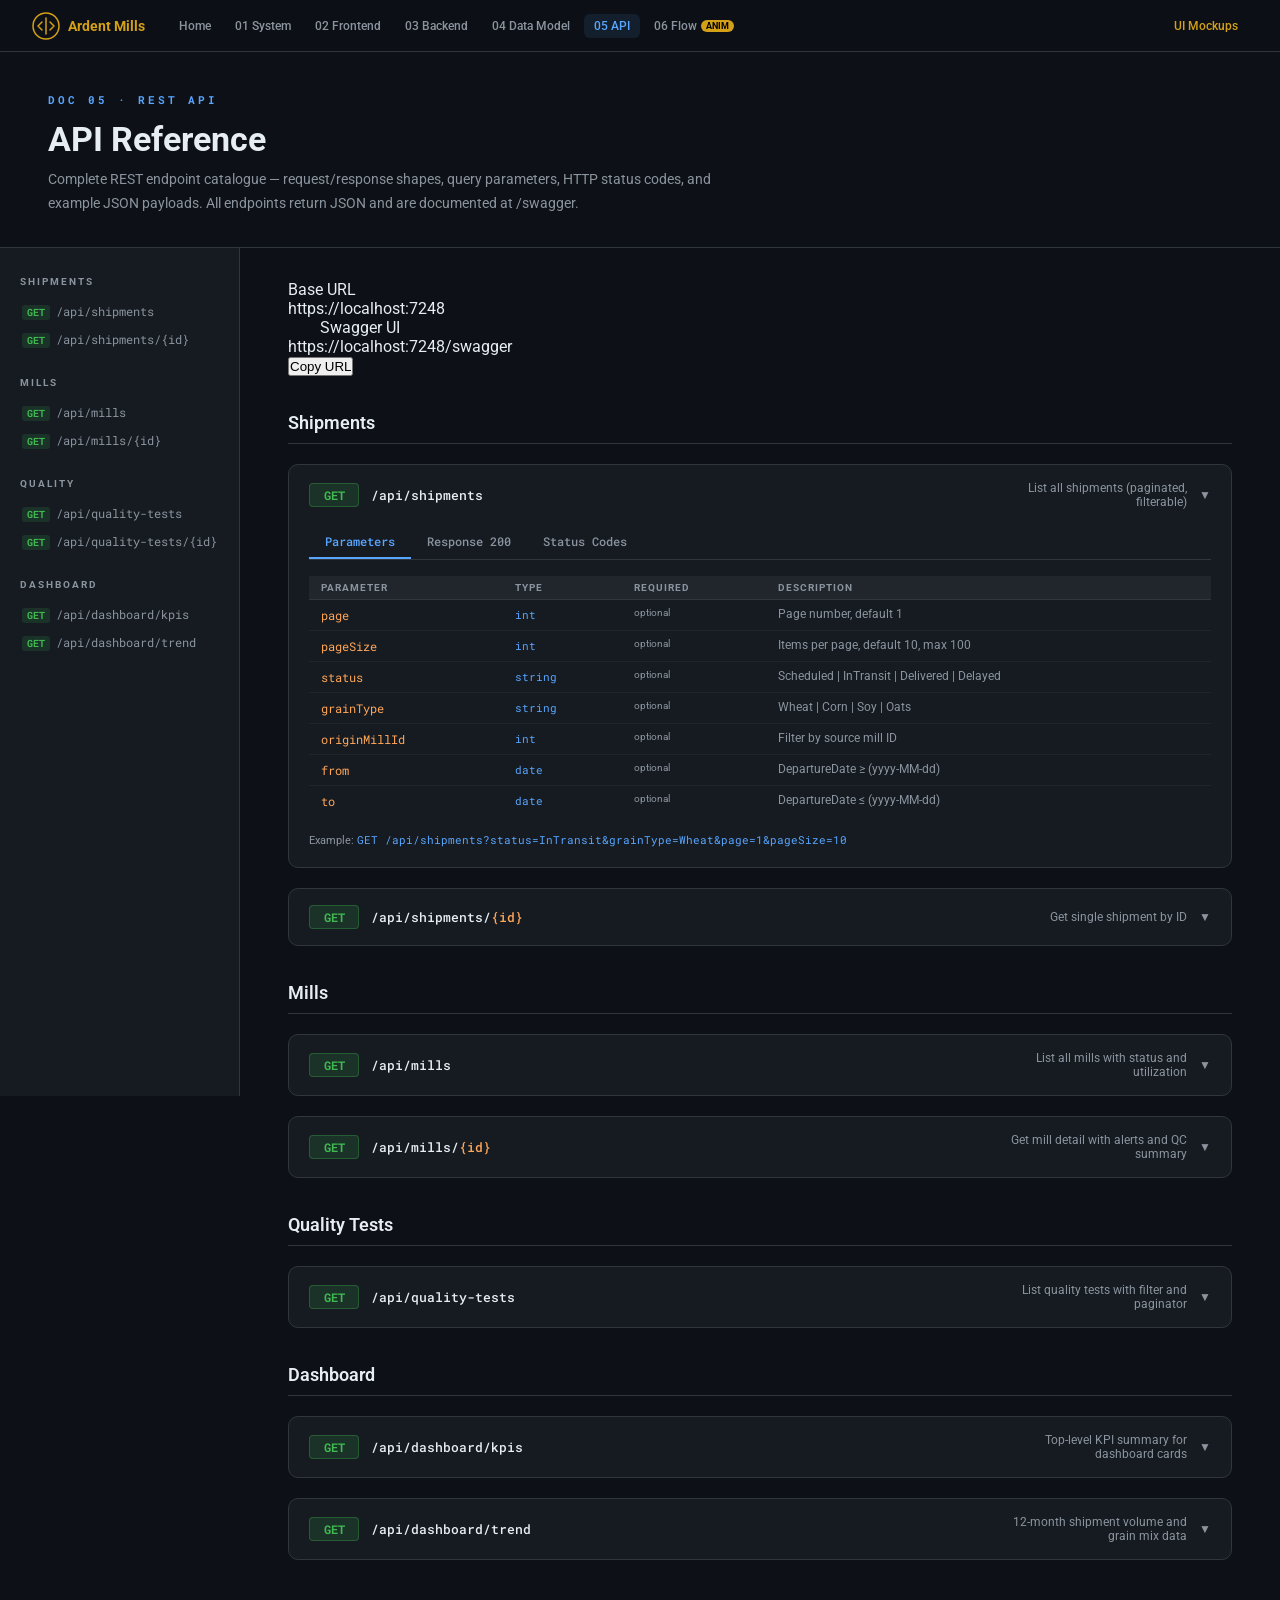
<file: architecture/05-api-reference.html>
<!DOCTYPE html>
<html lang="en">
<head>
<meta charset="UTF-8">
<meta name="viewport" content="width=device-width, initial-scale=1.0">
<title>API Reference — Ardent Mills Architecture</title>
<link href="https://fonts.googleapis.com/css2?family=Roboto:wght@300;400;500;700&family=Roboto+Mono:wght@400;500&display=swap" rel="stylesheet">
<style>
:root{--bg:#0D1117;--surface:#161B22;--surface-2:#21262D;--border:#30363D;--text:#E6EDF3;--text-muted:#8B949E;--gold:#D4A017;--blue:#58A6FF;--green:#3FB950;--red:#F85149;--orange:#FFA657;--purple:#BC8CFF}
*{box-sizing:border-box;margin:0;padding:0}
body{background:var(--bg);color:var(--text);font-family:'Roboto',sans-serif;min-height:100vh}
nav{position:sticky;top:0;z-index:100;background:rgba(13,17,23,0.9);backdrop-filter:blur(16px);border-bottom:1px solid var(--border);display:flex;align-items:center;gap:4px;padding:0 32px;height:52px}
.nav-brand{display:flex;align-items:center;gap:8px;text-decoration:none;margin-right:20px}
.nav-brand-icon{width:28px;height:28px}
.nav-brand-text{font-size:14px;font-weight:700;color:var(--gold);white-space:nowrap}
.nav-link{color:var(--text-muted);text-decoration:none;padding:5px 10px;border-radius:6px;font-size:12px;font-weight:500;transition:all 0.2s;white-space:nowrap}
.nav-link:hover{color:var(--text);background:var(--surface-2)}
.nav-link.active{color:var(--blue);background:rgba(88,166,255,0.1)}
.nav-anim-badge{background:var(--gold);color:#000;font-size:9px;font-weight:700;padding:1px 5px;border-radius:8px;margin-left:4px;vertical-align:middle}
.nav-spacer{flex:1}
.page-header{padding:40px 48px 32px;border-bottom:1px solid var(--border)}
.page-eyebrow{color:var(--blue);font-size:11px;font-weight:700;letter-spacing:3px;text-transform:uppercase;margin-bottom:12px;font-family:'Roboto Mono',monospace}
.page-title{font-size:34px;font-weight:700;line-height:1.2;margin-bottom:8px}
.page-sub{color:var(--text-muted);font-size:14px;line-height:1.7;max-width:700px}

/* Layout: sidebar + content */
.api-layout{display:grid;grid-template-columns:240px 1fr;min-height:calc(100vh - 148px)}

.api-sidebar{background:var(--surface);border-right:1px solid var(--border);padding:24px 0;position:sticky;top:52px;height:calc(100vh - 52px);overflow-y:auto}
.sidebar-section{margin-bottom:20px}
.sidebar-label{font-size:10px;font-weight:700;letter-spacing:2px;text-transform:uppercase;color:var(--text-muted);padding:4px 20px;margin-bottom:6px}
.sidebar-link{display:block;padding:6px 20px;font-size:12px;font-family:'Roboto Mono',monospace;color:var(--text-muted);text-decoration:none;cursor:pointer;transition:all 0.2s;border-left:2px solid transparent}
.sidebar-link:hover{color:var(--text);background:var(--surface-2)}
.sidebar-link.active{color:var(--blue);border-left-color:var(--blue);background:rgba(88,166,255,0.06)}
.sidebar-method{font-size:10px;font-weight:700;padding:1px 5px;border-radius:3px;margin-right:6px;font-family:'Roboto Mono',monospace}
.m-get{background:rgba(63,185,80,0.15);color:var(--green)}
.m-post{background:rgba(88,166,255,0.15);color:var(--blue)}

.api-content{padding:32px 48px}
.section-title{font-size:18px;font-weight:600;margin:36px 0 20px;padding-bottom:10px;border-bottom:1px solid var(--border)}
.section-title:first-child{margin-top:0}

/* Endpoint card */
.endpoint{background:var(--surface);border:1px solid var(--border);border-radius:10px;margin-bottom:20px;overflow:hidden;transition:border-color 0.2s}
.endpoint:hover{border-color:var(--blue)}
.endpoint-header{padding:16px 20px;display:flex;align-items:center;gap:12px;cursor:pointer;user-select:none}
.method{font-size:12px;font-weight:700;padding:3px 10px;border-radius:4px;font-family:'Roboto Mono',monospace;min-width:50px;text-align:center}
.method-get{background:rgba(63,185,80,0.15);color:var(--green);border:1px solid rgba(63,185,80,0.3)}
.path{font-family:'Roboto Mono',monospace;font-size:13px;color:var(--text);font-weight:500;flex:1}
.path-param{color:var(--orange)}
.ep-desc{font-size:12px;color:var(--text-muted);margin-left:auto;text-align:right;max-width:200px}
.ep-body{padding:0 20px 20px;display:none}
.ep-body.open{display:block}
.ep-toggle{color:var(--text-muted);font-size:12px;transition:transform 0.2s;flex-shrink:0}
.endpoint-header.open .ep-toggle{transform:rotate(180deg)}

/* Tabs inside endpoint body */
.tabs{display:flex;gap:0;margin-bottom:16px;border-bottom:1px solid var(--border)}
.tab{padding:8px 16px;font-size:12px;font-weight:500;color:var(--text-muted);cursor:pointer;border-bottom:2px solid transparent;transition:all 0.2s;font-family:'Roboto Mono',monospace}
.tab.active{color:var(--blue);border-bottom-color:var(--blue)}
.tab-panel{display:none}
.tab-panel.active{display:block}

/* Query params table */
.param-table{width:100%;border-collapse:collapse;font-size:12px;margin-bottom:16px}
.param-table th{text-align:left;padding:6px 12px;background:var(--surface-2);font-size:10px;font-weight:700;color:var(--text-muted);letter-spacing:1px;text-transform:uppercase;border-bottom:1px solid var(--border)}
.param-table td{padding:7px 12px;border-bottom:1px solid rgba(48,54,61,0.4);vertical-align:top}
.param-table tr:last-child td{border-bottom:none}
.param-name{font-family:'Roboto Mono',monospace;font-size:12px;color:var(--orange)}
.param-type{font-family:'Roboto Mono',monospace;font-size:11px;color:var(--blue)}
.param-req{color:var(--red);font-size:10px;font-weight:700}
.param-opt{color:var(--text-muted);font-size:10px}

.code-block{background:var(--bg);border:1px solid var(--border);border-radius:6px;padding:14px;font-family:'Roboto Mono',monospace;font-size:11px;line-height:1.7;overflow-x:auto;margin-bottom:12px}
.json-key{color:#a5d6ff}.json-str{color:#ffa657}.json-num{color:#79c0ff}.json-bool{color:#ff7b72}.json-null{color:#8b949e}.json-cm{color:#8b949e;font-style:italic}

/* Status badges */
.status-row{display:flex;gap:8px;margin-bottom:16px;flex-wrap:wrap}
.status-badge{padding:3px 10px;border-radius:4px;font-size:11px;font-family:'Roboto Mono',monospace;font-weight:700}
.s-200{background:rgba(63,185,80,0.15);color:var(--green);border:1px solid rgba(63,185,80,0.3)}
.s-400{background:rgba(255,166,87,0.15);color:var(--orange);border:1px solid rgba(255,166,87,0.3)}
.s-404{background:rgba(248,81,73,0.15);color:var(--red);border:1px solid rgba(248,81,73,0.3)}
.s-500{background:rgba(188,140,255,0.15);color:var(--purple);border:1px solid rgba(188,140,255,0.3)}

/* Base URL banner -->
.base-url-banner{background:var(--surface);border:1px solid var(--border);border-radius:8px;padding:14px 20px;margin-bottom:32px;display:flex;align-items:center;gap:16px}
.base-url-label{font-size:11px;font-weight:700;color:var(--text-muted);letter-spacing:1px;text-transform:uppercase}
.base-url-value{font-family:'Roboto Mono',monospace;font-size:13px;color:var(--blue)}
.base-url-copy{font-size:11px;color:var(--text-muted);margin-left:auto;background:var(--surface-2);border:1px solid var(--border);border-radius:4px;padding:3px 10px;cursor:pointer;transition:all 0.2s}
.base-url-copy:hover{border-color:var(--blue);color:var(--blue)}

.fade-in{opacity:0;transform:translateY(16px);transition:opacity 0.5s,transform 0.5s}
.fade-in.in-view{opacity:1;transform:none}
</style>
</head>
<body>
<nav>
  <a href="index.html" class="nav-brand">
    <svg class="nav-brand-icon" viewBox="0 0 28 28" fill="none"><circle cx="14" cy="14" r="13" stroke="#D4A017" stroke-width="1.5"/><path d="M14 6v16M10 10l-4 4M18 10l4 4M10 18l-4-4M18 18l4-4" stroke="#D4A017" stroke-width="1.5" stroke-linecap="round"/></svg>
    <span class="nav-brand-text">Ardent Mills</span>
  </a>
  <a href="index.html" class="nav-link">Home</a>
  <a href="01-system-overview.html" class="nav-link">01 System</a>
  <a href="02-frontend-architecture.html" class="nav-link">02 Frontend</a>
  <a href="03-backend-architecture.html" class="nav-link">03 Backend</a>
  <a href="04-data-model.html" class="nav-link">04 Data Model</a>
  <a href="05-api-reference.html" class="nav-link active">05 API</a>
  <a href="06-request-flow.html" class="nav-link">06 Flow<span class="nav-anim-badge">ANIM</span></a>
  <div class="nav-spacer"></div>
  <a href="../mockup/index.html" class="nav-link" style="color:var(--gold)">UI Mockups</a>
</nav>

<div class="page-header">
  <div class="page-eyebrow">Doc 05 · REST API</div>
  <div class="page-title">API Reference</div>
  <div class="page-sub">Complete REST endpoint catalogue — request/response shapes, query parameters, HTTP status codes, and example JSON payloads. All endpoints return JSON and are documented at /swagger.</div>
</div>

<div class="api-layout">
  <!-- Sidebar -->
  <div class="api-sidebar">
    <div class="sidebar-section">
      <div class="sidebar-label">Shipments</div>
      <a class="sidebar-link active" onclick="scrollTo('shipments-list')"><span class="sidebar-method m-get">GET</span>/api/shipments</a>
      <a class="sidebar-link" onclick="scrollTo('shipments-id')"><span class="sidebar-method m-get">GET</span>/api/shipments/{id}</a>
    </div>
    <div class="sidebar-section">
      <div class="sidebar-label">Mills</div>
      <a class="sidebar-link" onclick="scrollTo('mills-list')"><span class="sidebar-method m-get">GET</span>/api/mills</a>
      <a class="sidebar-link" onclick="scrollTo('mills-id')"><span class="sidebar-method m-get">GET</span>/api/mills/{id}</a>
    </div>
    <div class="sidebar-section">
      <div class="sidebar-label">Quality</div>
      <a class="sidebar-link" onclick="scrollTo('quality-list')"><span class="sidebar-method m-get">GET</span>/api/quality-tests</a>
      <a class="sidebar-link" onclick="scrollTo('quality-id')"><span class="sidebar-method m-get">GET</span>/api/quality-tests/{id}</a>
    </div>
    <div class="sidebar-section">
      <div class="sidebar-label">Dashboard</div>
      <a class="sidebar-link" onclick="scrollTo('dashboard-kpi')"><span class="sidebar-method m-get">GET</span>/api/dashboard/kpis</a>
      <a class="sidebar-link" onclick="scrollTo('dashboard-trend')"><span class="sidebar-method m-get">GET</span>/api/dashboard/trend</a>
    </div>
  </div>

  <!-- Content -->
  <div class="api-content">
    <div class="base-url-banner fade-in">
      <div class="base-url-label">Base URL</div>
      <div class="base-url-value">https://localhost:7248</div>
      <div class="base-url-label" style="margin-left:32px">Swagger UI</div>
      <div class="base-url-value">https://localhost:7248/swagger</div>
      <button class="base-url-copy" onclick="this.textContent='Copied!'">Copy URL</button>
    </div>

    <!-- SHIPMENTS -->
    <div class="section-title fade-in" id="shipments-list">Shipments</div>

    <div class="endpoint fade-in" id="ep-shipments-list">
      <div class="endpoint-header" onclick="toggleEp(this)">
        <span class="method method-get">GET</span>
        <span class="path">/api/shipments</span>
        <span class="ep-desc">List all shipments (paginated, filterable)</span>
        <span class="ep-toggle">▼</span>
      </div>
      <div class="ep-body open">
        <div class="tabs">
          <div class="tab active" onclick="switchTab(this,'params')">Parameters</div>
          <div class="tab" onclick="switchTab(this,'response')">Response 200</div>
          <div class="tab" onclick="switchTab(this,'errors')">Status Codes</div>
        </div>
        <div class="tab-panel active" data-panel="params">
          <table class="param-table">
            <thead><tr><th>Parameter</th><th>Type</th><th>Required</th><th>Description</th></tr></thead>
            <tbody>
              <tr><td class="param-name">page</td><td class="param-type">int</td><td class="param-opt">optional</td><td style="font-size:12px;color:var(--text-muted)">Page number, default 1</td></tr>
              <tr><td class="param-name">pageSize</td><td class="param-type">int</td><td class="param-opt">optional</td><td style="font-size:12px;color:var(--text-muted)">Items per page, default 10, max 100</td></tr>
              <tr><td class="param-name">status</td><td class="param-type">string</td><td class="param-opt">optional</td><td style="font-size:12px;color:var(--text-muted)">Scheduled | InTransit | Delivered | Delayed</td></tr>
              <tr><td class="param-name">grainType</td><td class="param-type">string</td><td class="param-opt">optional</td><td style="font-size:12px;color:var(--text-muted)">Wheat | Corn | Soy | Oats</td></tr>
              <tr><td class="param-name">originMillId</td><td class="param-type">int</td><td class="param-opt">optional</td><td style="font-size:12px;color:var(--text-muted)">Filter by source mill ID</td></tr>
              <tr><td class="param-name">from</td><td class="param-type">date</td><td class="param-opt">optional</td><td style="font-size:12px;color:var(--text-muted)">DepartureDate ≥ (yyyy-MM-dd)</td></tr>
              <tr><td class="param-name">to</td><td class="param-type">date</td><td class="param-opt">optional</td><td style="font-size:12px;color:var(--text-muted)">DepartureDate ≤ (yyyy-MM-dd)</td></tr>
            </tbody>
          </table>
          <div style="font-size:11px;color:var(--text-muted);margin-top:8px">Example: <code style="font-family:'Roboto Mono',monospace;color:var(--blue)">GET /api/shipments?status=InTransit&grainType=Wheat&page=1&pageSize=10</code></div>
        </div>
        <div class="tab-panel" data-panel="response">
          <div class="code-block"><span class="json-cm">// PagedResult&lt;ShipmentDto&gt;</span>
{
  <span class="json-key">"total"</span>: <span class="json-num">1247</span>,
  <span class="json-key">"page"</span>: <span class="json-num">1</span>,
  <span class="json-key">"pageSize"</span>: <span class="json-num">10</span>,
  <span class="json-key">"items"</span>: [
    {
      <span class="json-key">"id"</span>: <span class="json-num">4821</span>,
      <span class="json-key">"shipmentNumber"</span>: <span class="json-str">"SHP-2026-04821"</span>,
      <span class="json-key">"status"</span>: <span class="json-str">"InTransit"</span>,
      <span class="json-key">"grainType"</span>: <span class="json-str">"Wheat"</span>,
      <span class="json-key">"quantityLbs"</span>: <span class="json-num">46200</span>,
      <span class="json-key">"originMillName"</span>: <span class="json-str">"Denver Mill"</span>,
      <span class="json-key">"originMillId"</span>: <span class="json-num">1</span>,
      <span class="json-key">"destinationCustomer"</span>: <span class="json-str">"Bimbo Bakeries — Dallas, TX"</span>,
      <span class="json-key">"carrier"</span>: <span class="json-str">"BNSF Railway"</span>,
      <span class="json-key">"transitMode"</span>: <span class="json-str">"Rail"</span>,
      <span class="json-key">"departureDate"</span>: <span class="json-str">"2026-06-17"</span>,
      <span class="json-key">"estimatedArrival"</span>: <span class="json-str">"2026-06-21"</span>
    }
    <span class="json-cm">// ... 9 more items</span>
  ]
}</div>
        </div>
        <div class="tab-panel" data-panel="errors">
          <div class="status-row">
            <span class="status-badge s-200">200 OK — paginated list</span>
            <span class="status-badge s-400">400 Bad Request — invalid filter params</span>
            <span class="status-badge s-500">500 Server Error — unexpected failure</span>
          </div>
        </div>
      </div>
    </div>

    <div class="endpoint fade-in" id="ep-shipments-id">
      <div class="endpoint-header" onclick="toggleEp(this)" id="shipments-id">
        <span class="method method-get">GET</span>
        <span class="path">/api/shipments/<span class="path-param">{id}</span></span>
        <span class="ep-desc">Get single shipment by ID</span>
        <span class="ep-toggle">▼</span>
      </div>
      <div class="ep-body">
        <div class="tabs">
          <div class="tab active" onclick="switchTab(this,'params')">Parameters</div>
          <div class="tab" onclick="switchTab(this,'response')">Response 200</div>
          <div class="tab" onclick="switchTab(this,'errors')">Status Codes</div>
        </div>
        <div class="tab-panel active" data-panel="params">
          <table class="param-table">
            <thead><tr><th>Parameter</th><th>Type</th><th>Required</th><th>Description</th></tr></thead>
            <tbody>
              <tr><td class="param-name">id</td><td class="param-type">int</td><td class="param-req">required</td><td style="font-size:12px;color:var(--text-muted)">Shipment primary key (route segment)</td></tr>
            </tbody>
          </table>
        </div>
        <div class="tab-panel" data-panel="response">
          <div class="code-block"><span class="json-cm">// ShipmentDetailDto (includes lot codes)</span>
{
  <span class="json-key">"id"</span>: <span class="json-num">4821</span>,
  <span class="json-key">"shipmentNumber"</span>: <span class="json-str">"SHP-2026-04821"</span>,
  <span class="json-key">"status"</span>: <span class="json-str">"InTransit"</span>,
  <span class="json-key">"grainType"</span>: <span class="json-str">"Wheat"</span>,
  <span class="json-key">"skuCode"</span>: <span class="json-str">"APF-50"</span>,
  <span class="json-key">"quantityLbs"</span>: <span class="json-num">46200</span>,
  <span class="json-key">"originMillId"</span>: <span class="json-num">1</span>,
  <span class="json-key">"originMillName"</span>: <span class="json-str">"Denver Mill"</span>,
  <span class="json-key">"destinationCustomer"</span>: <span class="json-str">"Bimbo Bakeries — Dallas, TX"</span>,
  <span class="json-key">"carrier"</span>: <span class="json-str">"BNSF Railway"</span>,
  <span class="json-key">"loadNumber"</span>: <span class="json-str">"LOAD-48021"</span>,
  <span class="json-key">"wayBillNumber"</span>: <span class="json-str">"WB-2026-9901"</span>,
  <span class="json-key">"departureDate"</span>: <span class="json-str">"2026-06-17"</span>,
  <span class="json-key">"estimatedArrival"</span>: <span class="json-str">"2026-06-21"</span>,
  <span class="json-key">"lotCodes"</span>: [<span class="json-str">"BAT-DEN-04801"</span>, <span class="json-str">"BAT-DEN-04802"</span>]
}</div>
        </div>
        <div class="tab-panel" data-panel="errors">
          <div class="status-row">
            <span class="status-badge s-200">200 OK — detail object</span>
            <span class="status-badge s-404">404 Not Found — id not found</span>
            <span class="status-badge s-500">500 Server Error</span>
          </div>
        </div>
      </div>
    </div>

    <!-- MILLS -->
    <div class="section-title fade-in" id="mills-list">Mills</div>

    <div class="endpoint fade-in">
      <div class="endpoint-header" onclick="toggleEp(this)">
        <span class="method method-get">GET</span>
        <span class="path">/api/mills</span>
        <span class="ep-desc">List all mills with status and utilization</span>
        <span class="ep-toggle">▼</span>
      </div>
      <div class="ep-body">
        <div class="tabs">
          <div class="tab active" onclick="switchTab(this,'params')">Parameters</div>
          <div class="tab" onclick="switchTab(this,'response')">Response 200</div>
        </div>
        <div class="tab-panel active" data-panel="params">
          <table class="param-table">
            <thead><tr><th>Parameter</th><th>Type</th><th>Required</th><th>Description</th></tr></thead>
            <tbody>
              <tr><td class="param-name">status</td><td class="param-type">string</td><td class="param-opt">optional</td><td style="font-size:12px;color:var(--text-muted)">Operational | Reduced | Maintenance | Offline</td></tr>
            </tbody>
          </table>
        </div>
        <div class="tab-panel" data-panel="response">
          <div class="code-block"><span class="json-cm">// MillDto[]</span>
[
  {
    <span class="json-key">"id"</span>: <span class="json-num">1</span>,
    <span class="json-key">"millCode"</span>: <span class="json-str">"MILL-DEN"</span>,
    <span class="json-key">"name"</span>: <span class="json-str">"Denver Mill"</span>,
    <span class="json-key">"city"</span>: <span class="json-str">"Denver"</span>,
    <span class="json-key">"state"</span>: <span class="json-str">"CO"</span>,
    <span class="json-key">"status"</span>: <span class="json-str">"Operational"</span>,
    <span class="json-key">"capacityTonsDay"</span>: <span class="json-num">1800</span>,
    <span class="json-key">"dailyOutput"</span>: <span class="json-num">1692</span>,
    <span class="json-key">"utilizationPct"</span>: <span class="json-num">94.0</span>,
    <span class="json-key">"alertCount"</span>: <span class="json-num">0</span>,
    <span class="json-key">"lastInspection"</span>: <span class="json-str">"2026-05-15"</span>
  }
  <span class="json-cm">// ... 9 more mills</span>
]</div>
        </div>
      </div>
    </div>

    <div class="endpoint fade-in" id="mills-id">
      <div class="endpoint-header" onclick="toggleEp(this)">
        <span class="method method-get">GET</span>
        <span class="path">/api/mills/<span class="path-param">{id}</span></span>
        <span class="ep-desc">Get mill detail with alerts and QC summary</span>
        <span class="ep-toggle">▼</span>
      </div>
      <div class="ep-body">
        <div class="tabs">
          <div class="tab active" onclick="switchTab(this,'response')">Response 200</div>
          <div class="tab" onclick="switchTab(this,'errors')">Status Codes</div>
        </div>
        <div class="tab-panel active" data-panel="response">
          <div class="code-block"><span class="json-cm">// MillDetailDto</span>
{
  <span class="json-key">"id"</span>: <span class="json-num">1</span>, <span class="json-key">"millCode"</span>: <span class="json-str">"MILL-DEN"</span>,
  <span class="json-key">"name"</span>: <span class="json-str">"Denver Mill"</span>,
  <span class="json-key">"status"</span>: <span class="json-str">"Operational"</span>,
  <span class="json-key">"capacityTonsDay"</span>: <span class="json-num">1800</span>,
  <span class="json-key">"dailyOutput"</span>: <span class="json-num">1692</span>,
  <span class="json-key">"activeAlerts"</span>: [],
  <span class="json-key">"recentQcPassRate"</span>: <span class="json-num">97.2</span>,
  <span class="json-key">"recentShipments"</span>: [...]
}</div>
        </div>
        <div class="tab-panel" data-panel="errors">
          <div class="status-row">
            <span class="status-badge s-200">200 OK</span>
            <span class="status-badge s-404">404 Not Found</span>
          </div>
        </div>
      </div>
    </div>

    <!-- QUALITY -->
    <div class="section-title fade-in" id="quality-list">Quality Tests</div>

    <div class="endpoint fade-in">
      <div class="endpoint-header" onclick="toggleEp(this)">
        <span class="method method-get">GET</span>
        <span class="path">/api/quality-tests</span>
        <span class="ep-desc">List quality tests with filter and paginator</span>
        <span class="ep-toggle">▼</span>
      </div>
      <div class="ep-body">
        <div class="tabs">
          <div class="tab active" onclick="switchTab(this,'params')">Parameters</div>
          <div class="tab" onclick="switchTab(this,'response')">Response 200</div>
        </div>
        <div class="tab-panel active" data-panel="params">
          <table class="param-table">
            <thead><tr><th>Parameter</th><th>Type</th><th>Required</th><th>Description</th></tr></thead>
            <tbody>
              <tr><td class="param-name">page / pageSize</td><td class="param-type">int</td><td class="param-opt">optional</td><td style="font-size:12px;color:var(--text-muted)">Pagination; default 1/10</td></tr>
              <tr><td class="param-name">millId</td><td class="param-type">int</td><td class="param-opt">optional</td><td style="font-size:12px;color:var(--text-muted)">Filter by mill</td></tr>
              <tr><td class="param-name">grainType</td><td class="param-type">string</td><td class="param-opt">optional</td><td style="font-size:12px;color:var(--text-muted)">Wheat | Corn | Soy | Oats</td></tr>
              <tr><td class="param-name">result</td><td class="param-type">string</td><td class="param-opt">optional</td><td style="font-size:12px;color:var(--text-muted)">Pass | Fail | Warn — use Fail for "failures only" toggle</td></tr>
              <tr><td class="param-name">grade</td><td class="param-type">string</td><td class="param-opt">optional</td><td style="font-size:12px;color:var(--text-muted)">No1 | No2 | Sample</td></tr>
              <tr><td class="param-name">from / to</td><td class="param-type">date</td><td class="param-opt">optional</td><td style="font-size:12px;color:var(--text-muted)">TestDate range (yyyy-MM-dd)</td></tr>
            </tbody>
          </table>
        </div>
        <div class="tab-panel" data-panel="response">
          <div class="code-block"><span class="json-cm">// PagedResult&lt;QualityTestDto&gt;</span>
{
  <span class="json-key">"total"</span>: <span class="json-num">4218</span>, <span class="json-key">"page"</span>: <span class="json-num">1</span>, <span class="json-key">"pageSize"</span>: <span class="json-num">10</span>,
  <span class="json-key">"items"</span>: [
    {
      <span class="json-key">"id"</span>: <span class="json-num">1245</span>, <span class="json-key">"batchId"</span>: <span class="json-str">"BAT-MPO-04801"</span>,
      <span class="json-key">"millId"</span>: <span class="json-num">8</span>, <span class="json-key">"millName"</span>: <span class="json-str">"Mount Pocono Mill"</span>,
      <span class="json-key">"grainType"</span>: <span class="json-str">"Wheat"</span>,
      <span class="json-key">"proteinPct"</span>: <span class="json-num">11.8</span>,
      <span class="json-key">"moisturePct"</span>: <span class="json-num">14.6</span>,
      <span class="json-key">"ashPct"</span>: <span class="json-num">0.44</span>,
      <span class="json-key">"fallingNumber"</span>: <span class="json-num">342</span>,
      <span class="json-key">"testWeightLbBu"</span>: <span class="json-num">60.1</span>,
      <span class="json-key">"grade"</span>: <span class="json-str">"Sample"</span>,
      <span class="json-key">"result"</span>: <span class="json-str">"Fail"</span>,
      <span class="json-key">"testDate"</span>: <span class="json-str">"2026-06-19"</span>,
      <span class="json-key">"inspector"</span>: <span class="json-str">"J. Martinez"</span>
    }
  ]
}</div>
        </div>
      </div>
    </div>

    <!-- DASHBOARD -->
    <div class="section-title fade-in" id="dashboard-kpi">Dashboard</div>

    <div class="endpoint fade-in">
      <div class="endpoint-header" onclick="toggleEp(this)">
        <span class="method method-get">GET</span>
        <span class="path">/api/dashboard/kpis</span>
        <span class="ep-desc">Top-level KPI summary for dashboard cards</span>
        <span class="ep-toggle">▼</span>
      </div>
      <div class="ep-body">
        <div class="tabs">
          <div class="tab active" onclick="switchTab(this,'response')">Response 200</div>
        </div>
        <div class="tab-panel active" data-panel="response">
          <div class="code-block"><span class="json-cm">// DashboardKpiDto</span>
{
  <span class="json-key">"totalShipments"</span>: <span class="json-num">1247</span>,
  <span class="json-key">"shipmentsChangeYoy"</span>: <span class="json-num">8.3</span>,
  <span class="json-key">"activeMills"</span>: <span class="json-num">9</span>,
  <span class="json-key">"totalMills"</span>: <span class="json-num">10</span>,
  <span class="json-key">"qualityScore"</span>: <span class="json-num">96.4</span>,
  <span class="json-key">"qualityChangePts"</span>: <span class="json-num">1.2</span>,
  <span class="json-key">"onTimeDelivery"</span>: <span class="json-num">92.7</span>,
  <span class="json-key">"onTimeChangePts"</span>: <span class="json-num">-0.8</span>,
  <span class="json-key">"criticalAlerts"</span>: <span class="json-num">1</span>,
  <span class="json-key">"warningAlerts"</span>: <span class="json-num">2</span>
}</div>
        </div>
      </div>
    </div>

    <div class="endpoint fade-in" id="dashboard-trend">
      <div class="endpoint-header" onclick="toggleEp(this)">
        <span class="method method-get">GET</span>
        <span class="path">/api/dashboard/trend</span>
        <span class="ep-desc">12-month shipment volume and grain mix data</span>
        <span class="ep-toggle">▼</span>
      </div>
      <div class="ep-body">
        <div class="tabs">
          <div class="tab active" onclick="switchTab(this,'response')">Response 200</div>
        </div>
        <div class="tab-panel active" data-panel="response">
          <div class="code-block"><span class="json-cm">// DashboardTrendDto</span>
{
  <span class="json-key">"monthlyTrend"</span>: {
    <span class="json-key">"labels"</span>: [<span class="json-str">"Jul '25"</span>, <span class="json-str">"Aug"</span>, ..., <span class="json-str">"Jun '26"</span>],
    <span class="json-key">"values"</span>: [<span class="json-num">980</span>,<span class="json-num">1020</span>,<span class="json-num">1110</span>,<span class="json-num">1180</span>,<span class="json-num">1240</span>,<span class="json-num">1190</span>,
               <span class="json-num">1050</span>,<span class="json-num">980</span>,<span class="json-num">1090</span>,<span class="json-num">1170</span>,<span class="json-num">1220</span>,<span class="json-num">1247</span>]
  },
  <span class="json-key">"grainMix"</span>: {
    <span class="json-key">"Wheat"</span>: <span class="json-num">5420</span>,
    <span class="json-key">"Corn"</span>: <span class="json-num">1860</span>,
    <span class="json-key">"Soy"</span>: <span class="json-num">940</span>,
    <span class="json-key">"Oats"</span>: <span class="json-num">480</span>
  }
}</div>
        </div>
      </div>
    </div>

  </div>
</div>

<script>
function toggleEp(header) {
  const body = header.nextElementSibling;
  const isOpen = body.classList.contains('open');
  body.classList.toggle('open', !isOpen);
  header.classList.toggle('open', !isOpen);
}

function switchTab(tab, panel) {
  const container = tab.closest('.ep-body');
  container.querySelectorAll('.tab').forEach(t => t.classList.remove('active'));
  container.querySelectorAll('.tab-panel').forEach(p => p.classList.remove('active'));
  tab.classList.add('active');
  const target = container.querySelector(`[data-panel="${panel}"]`);
  if (target) target.classList.add('active');
}

function scrollTo(id) {
  const el = document.getElementById(id) || document.getElementById('ep-' + id);
  if (el) el.scrollIntoView({ behavior: 'smooth', block: 'start' });
  document.querySelectorAll('.sidebar-link').forEach(l => l.classList.remove('active'));
  event.target.closest('.sidebar-link')?.classList.add('active');
}

const obs = new IntersectionObserver(e => e.forEach(en => { if(en.isIntersecting){en.target.classList.add('in-view');obs.unobserve(en.target);} }), {threshold:0.04});
document.querySelectorAll('.fade-in').forEach(el => obs.observe(el));
</script>
</body>
</html>
</file>
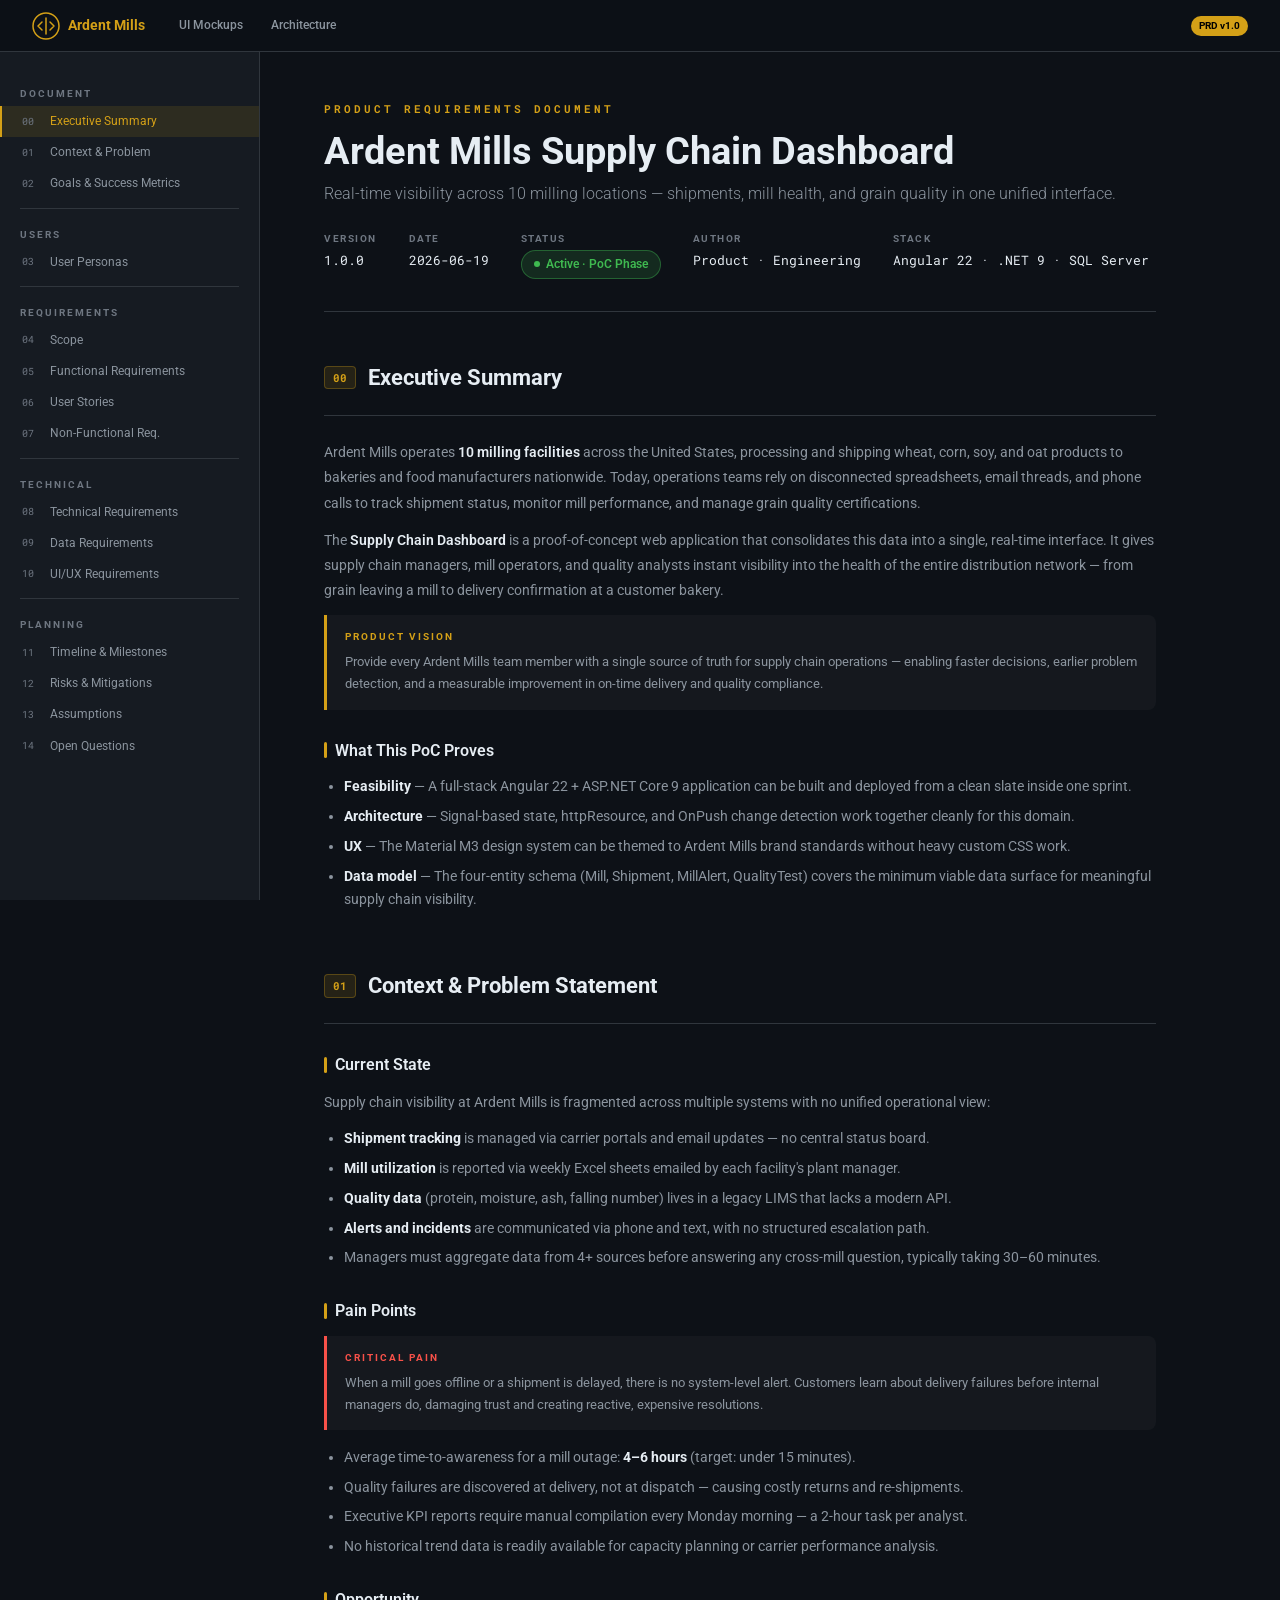
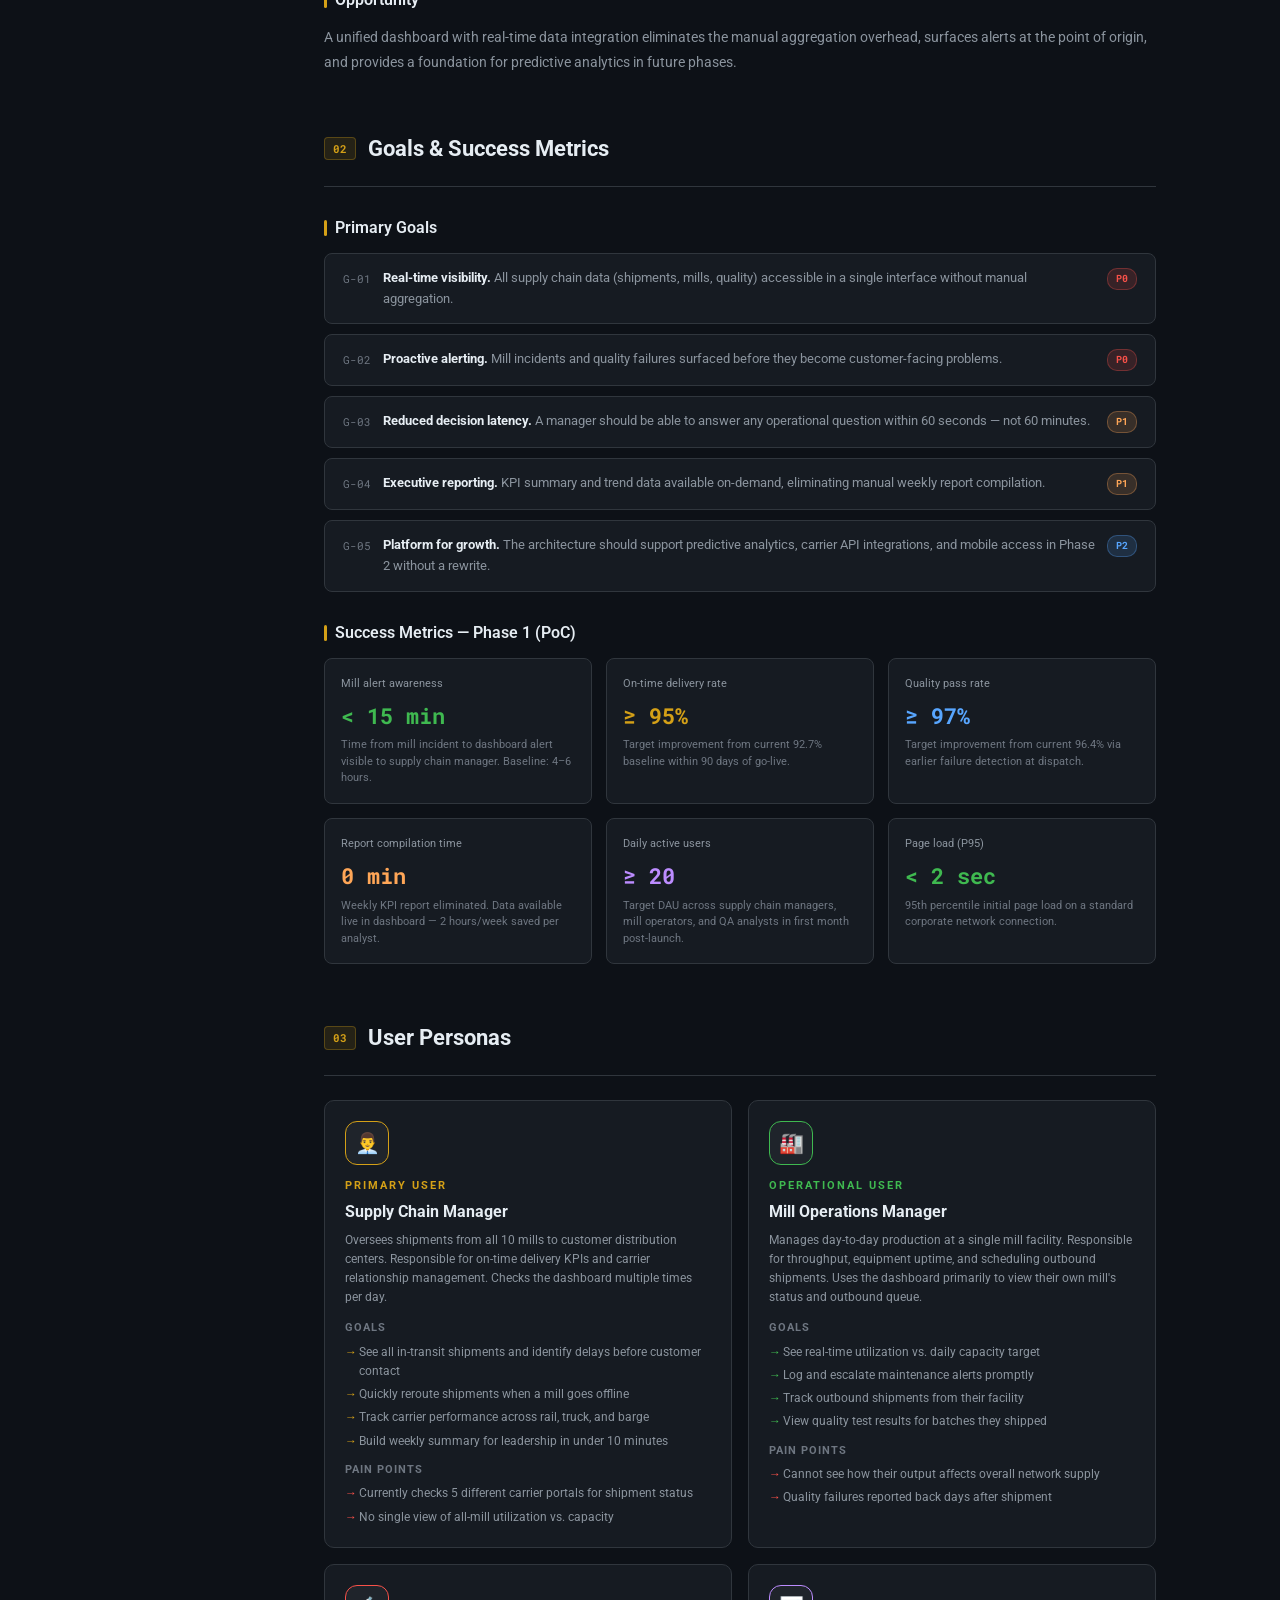
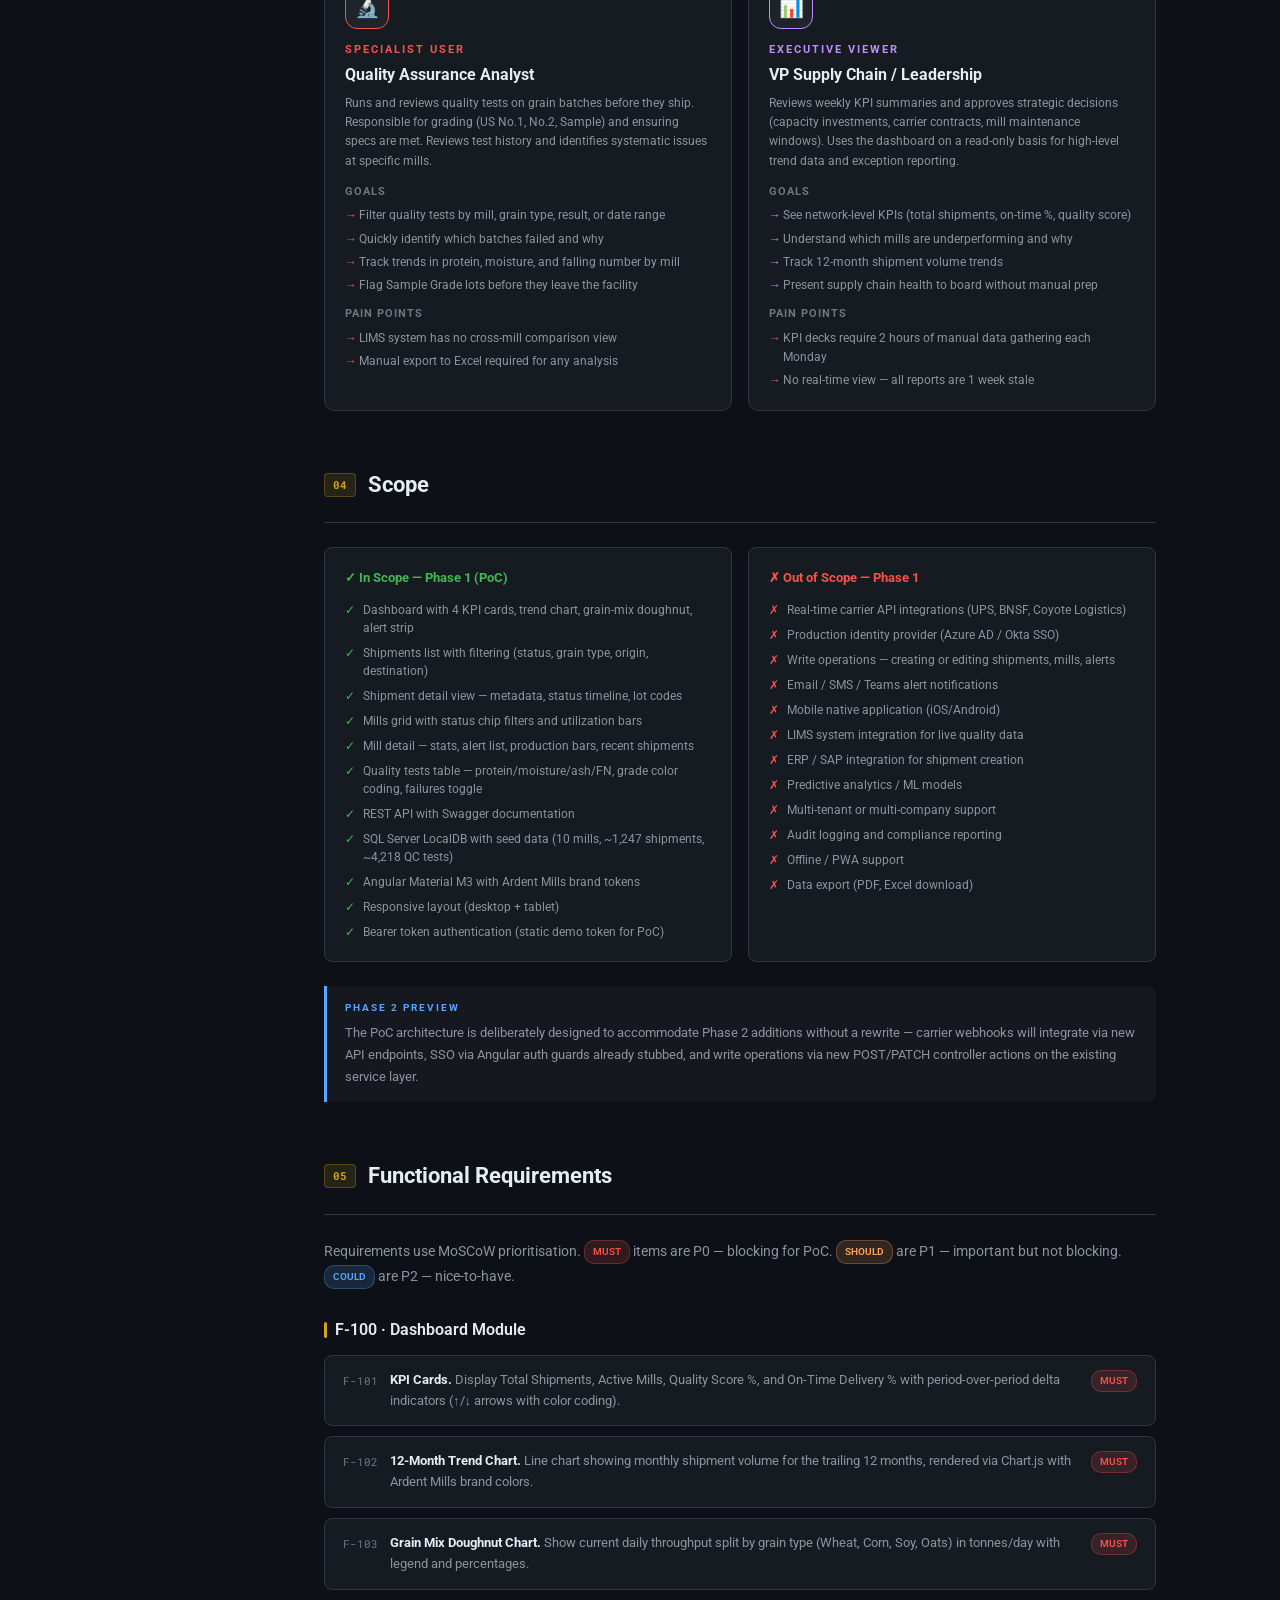
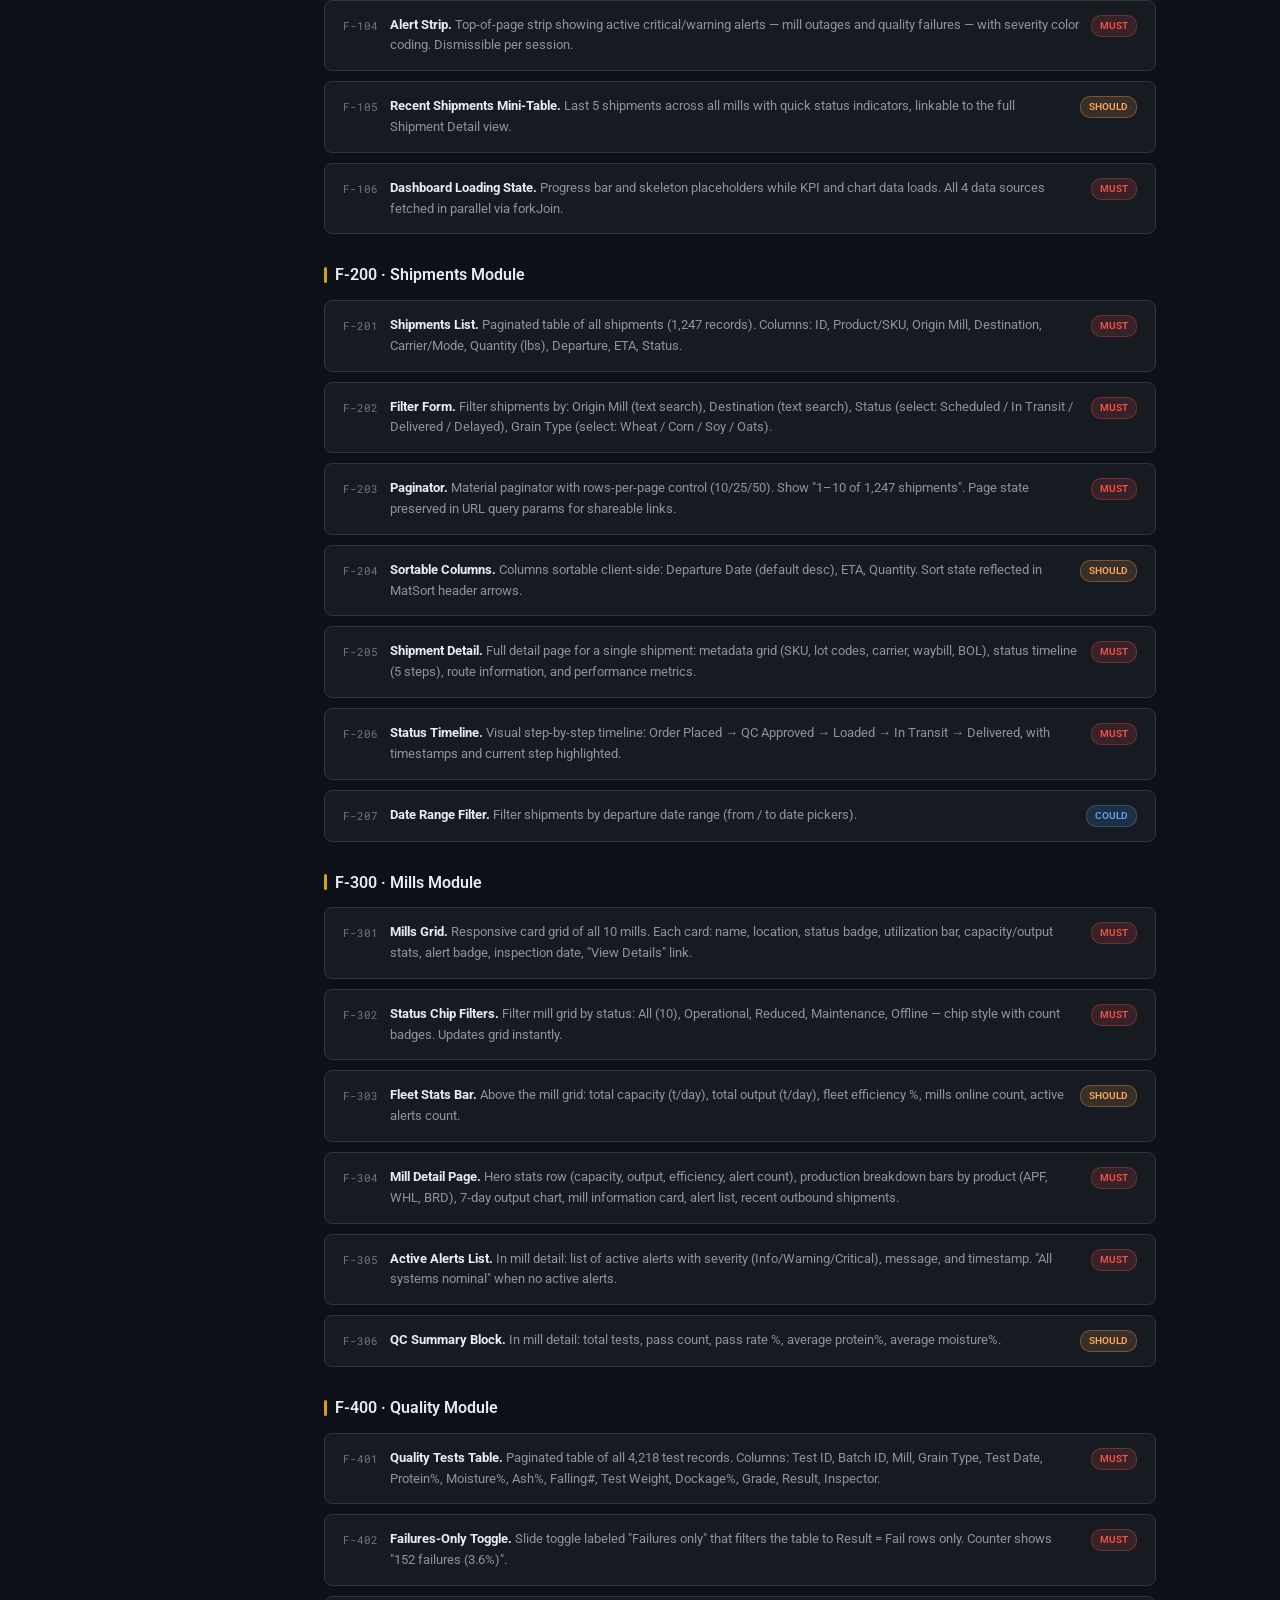
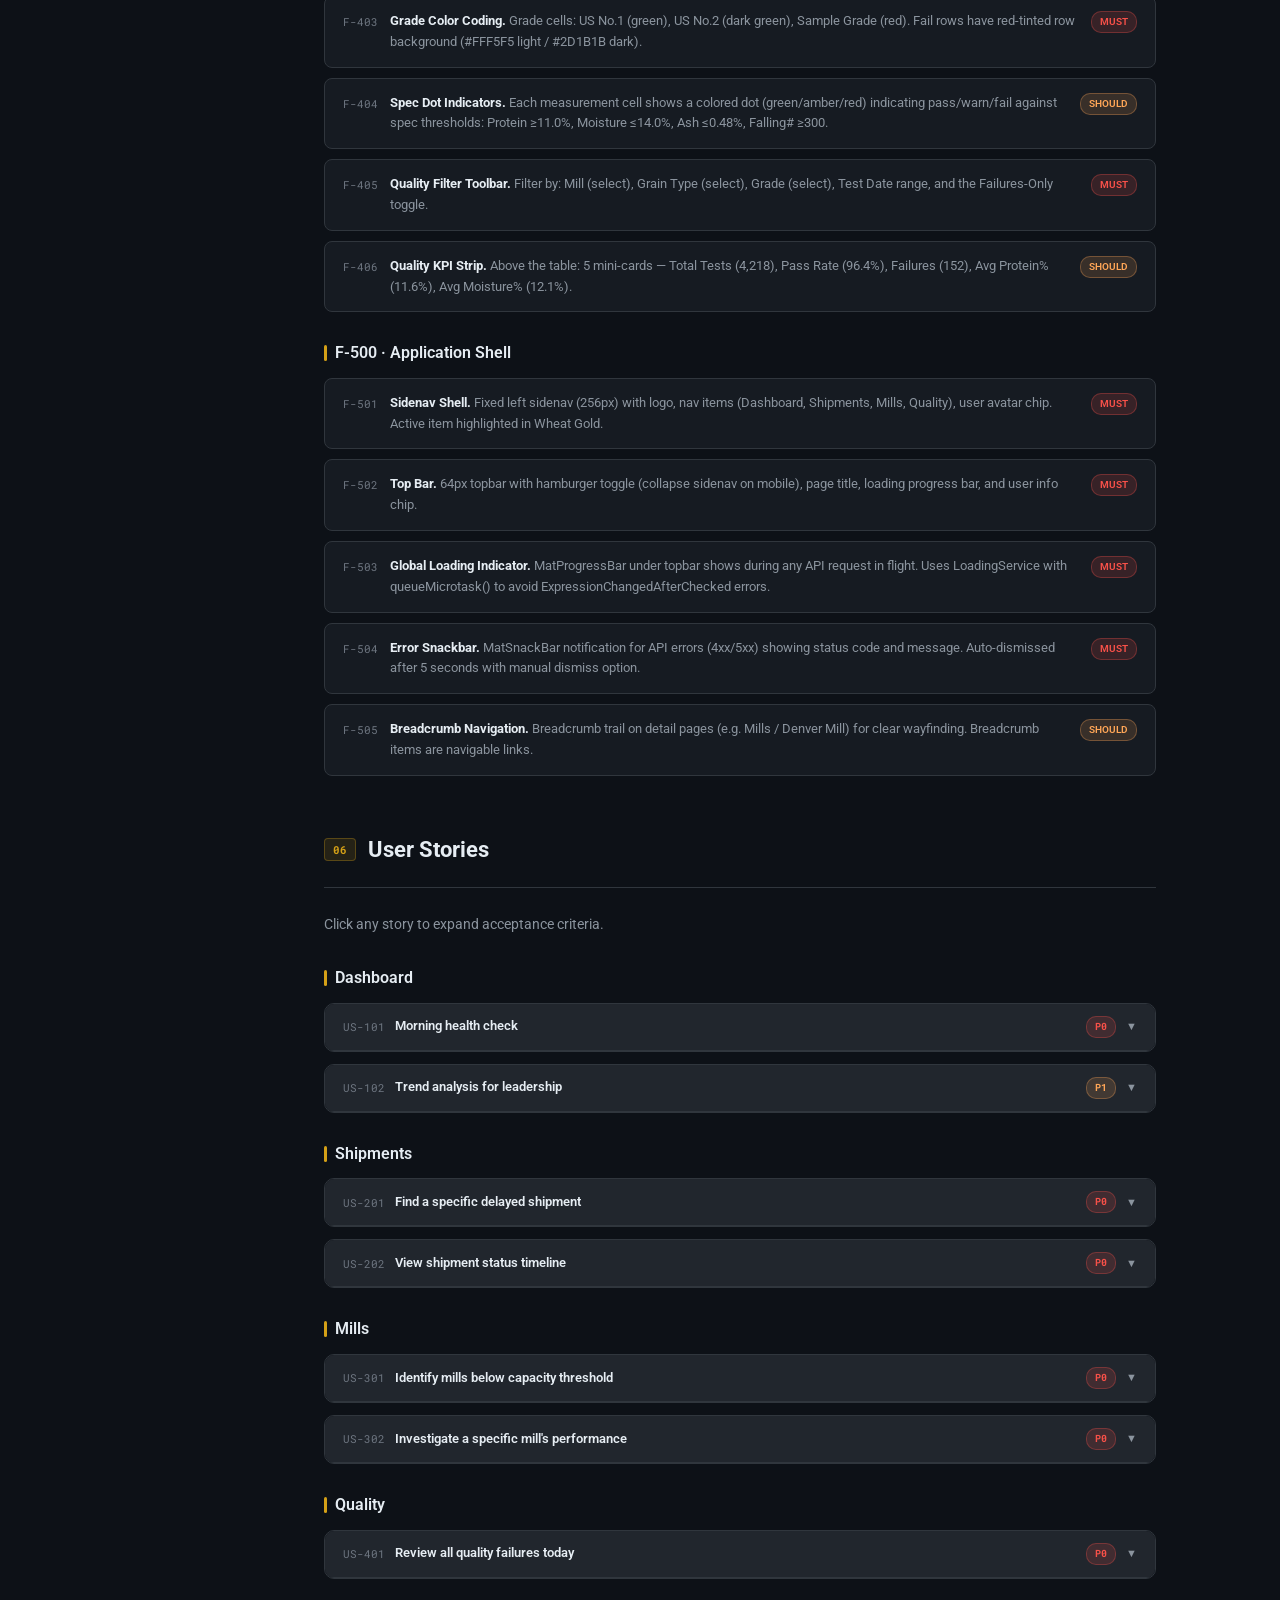
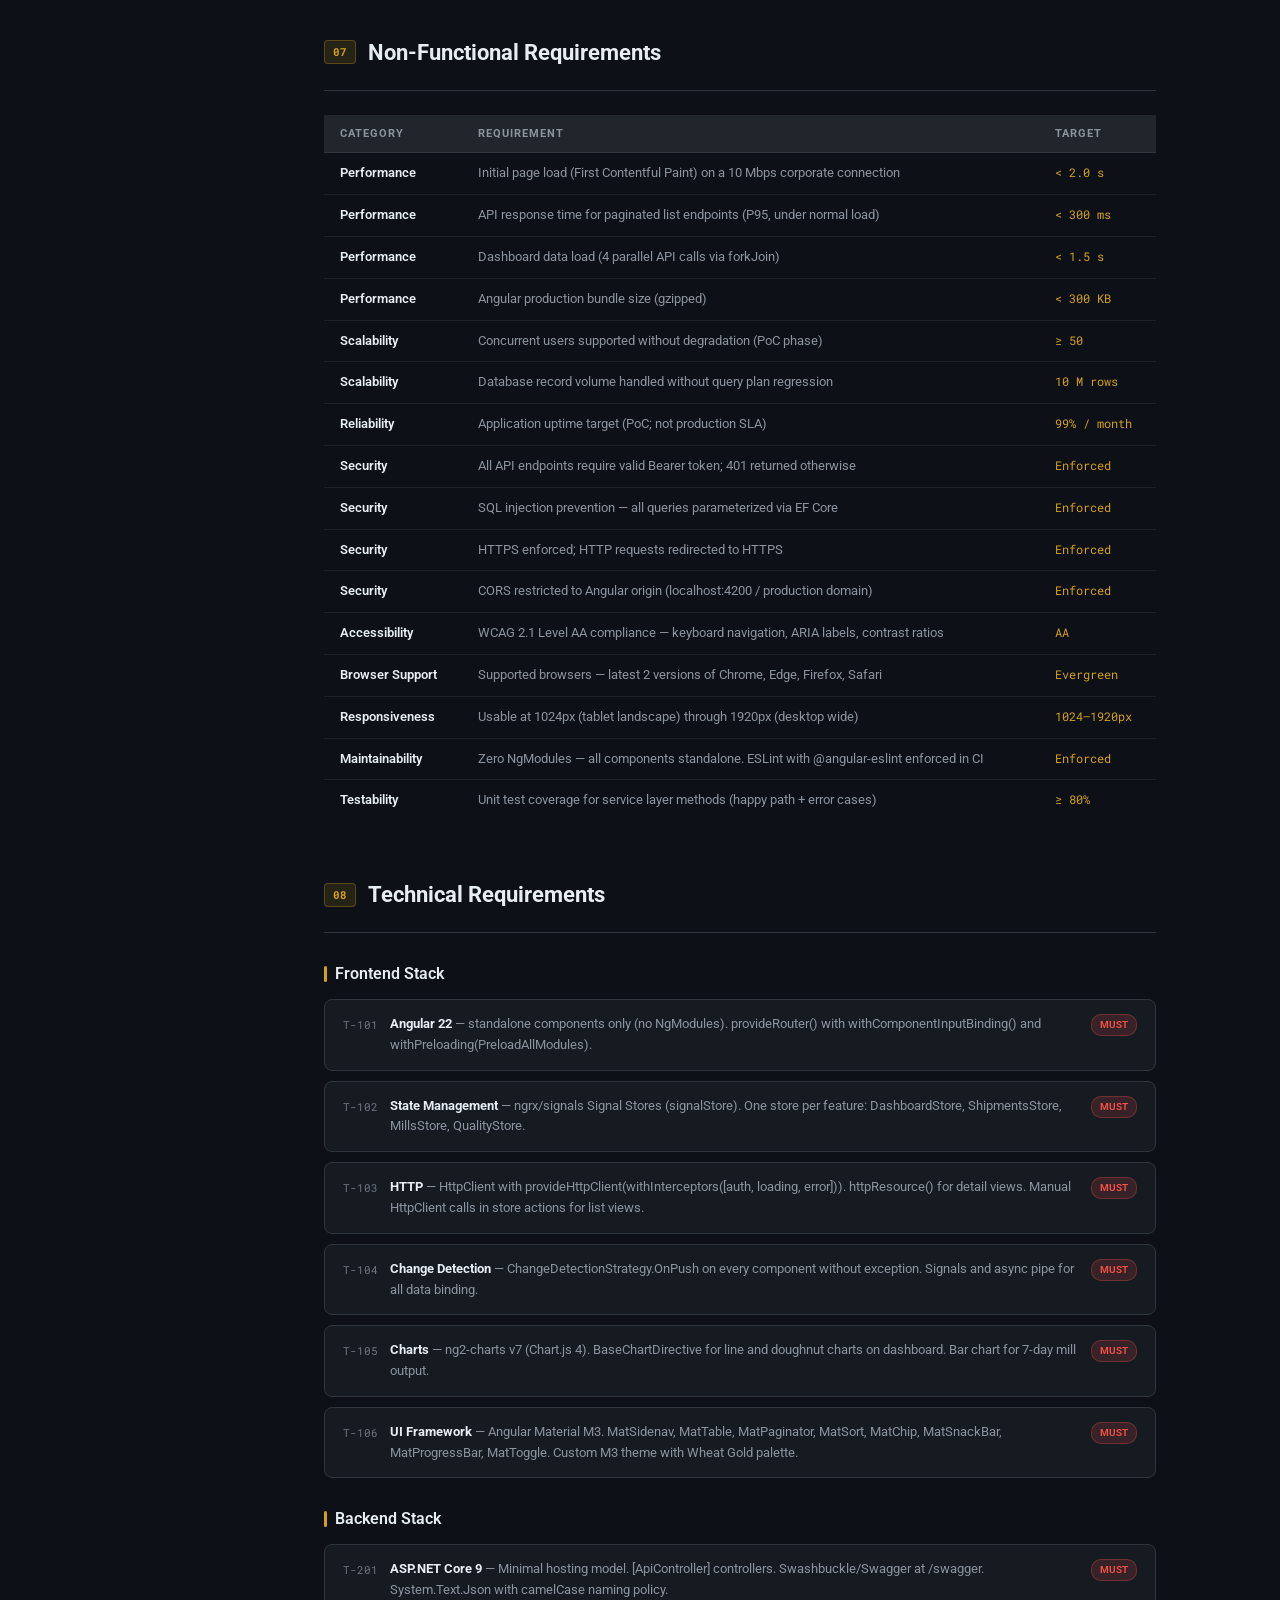
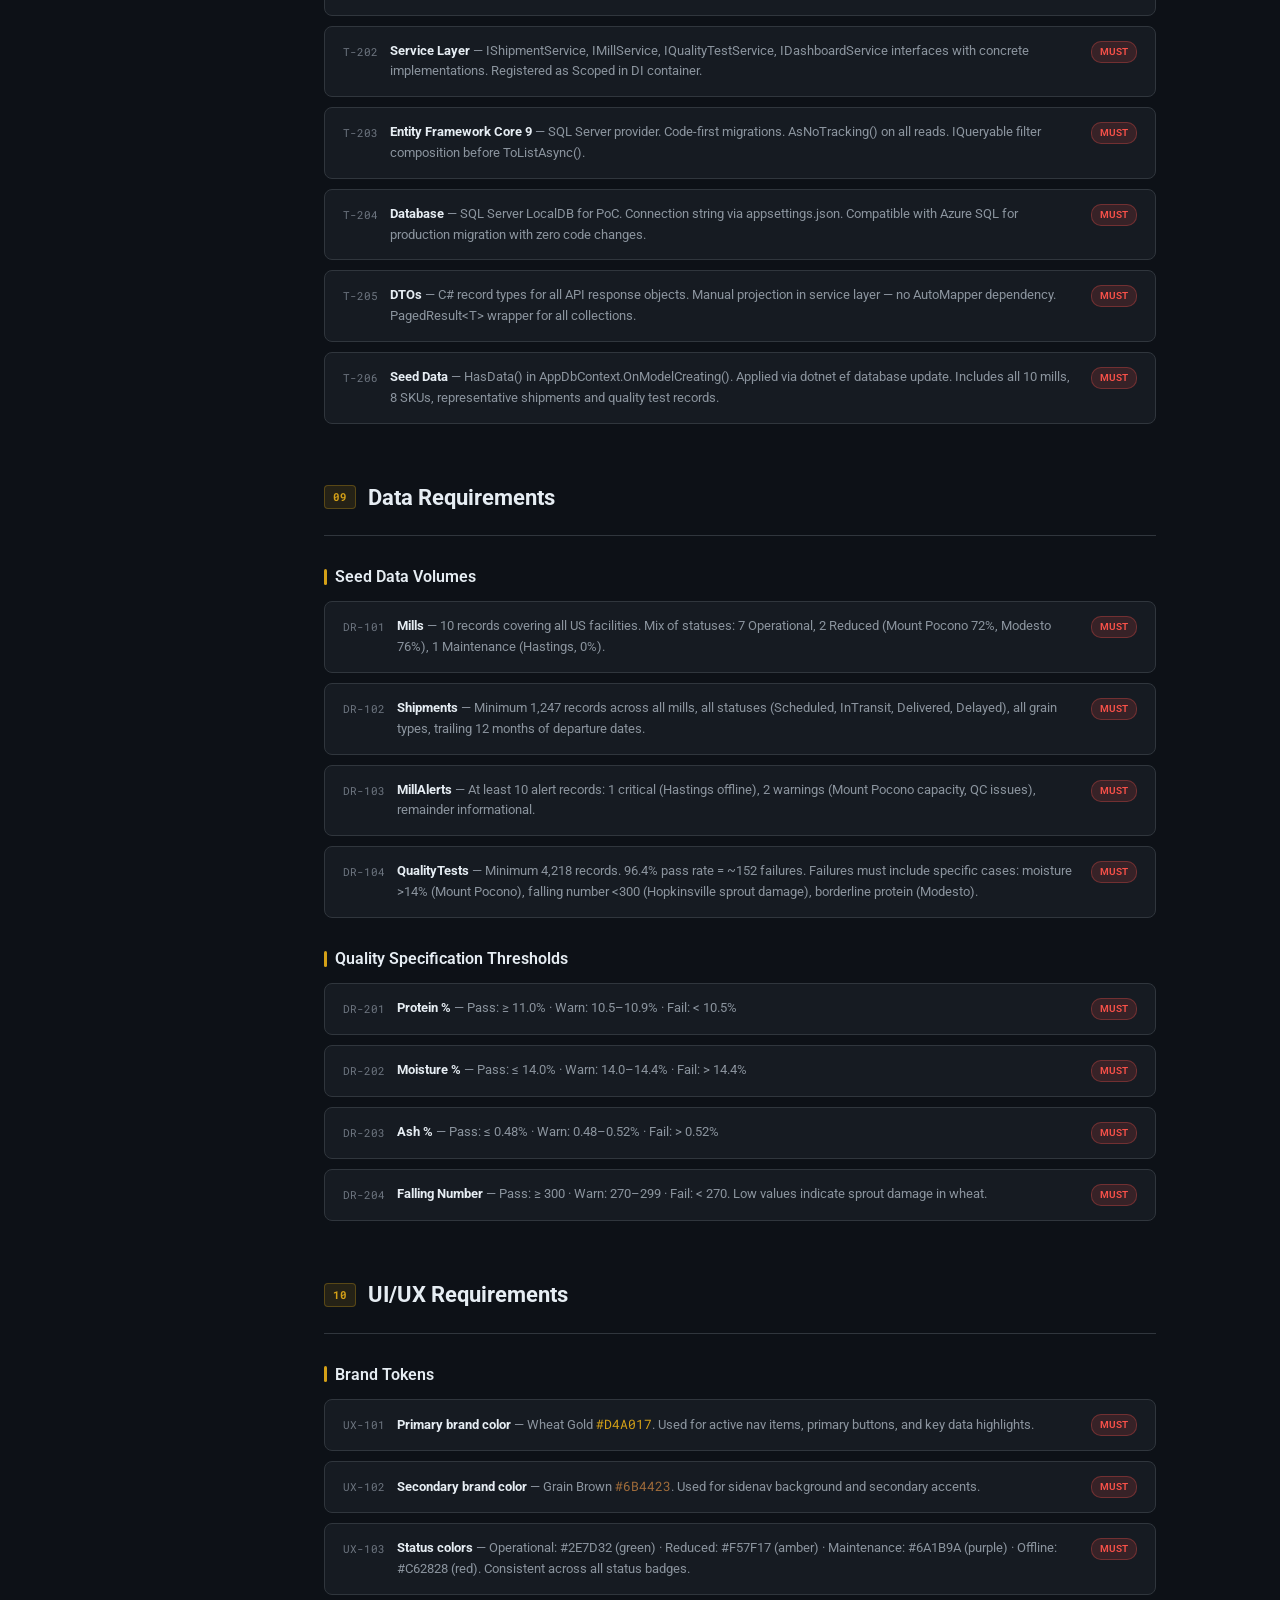
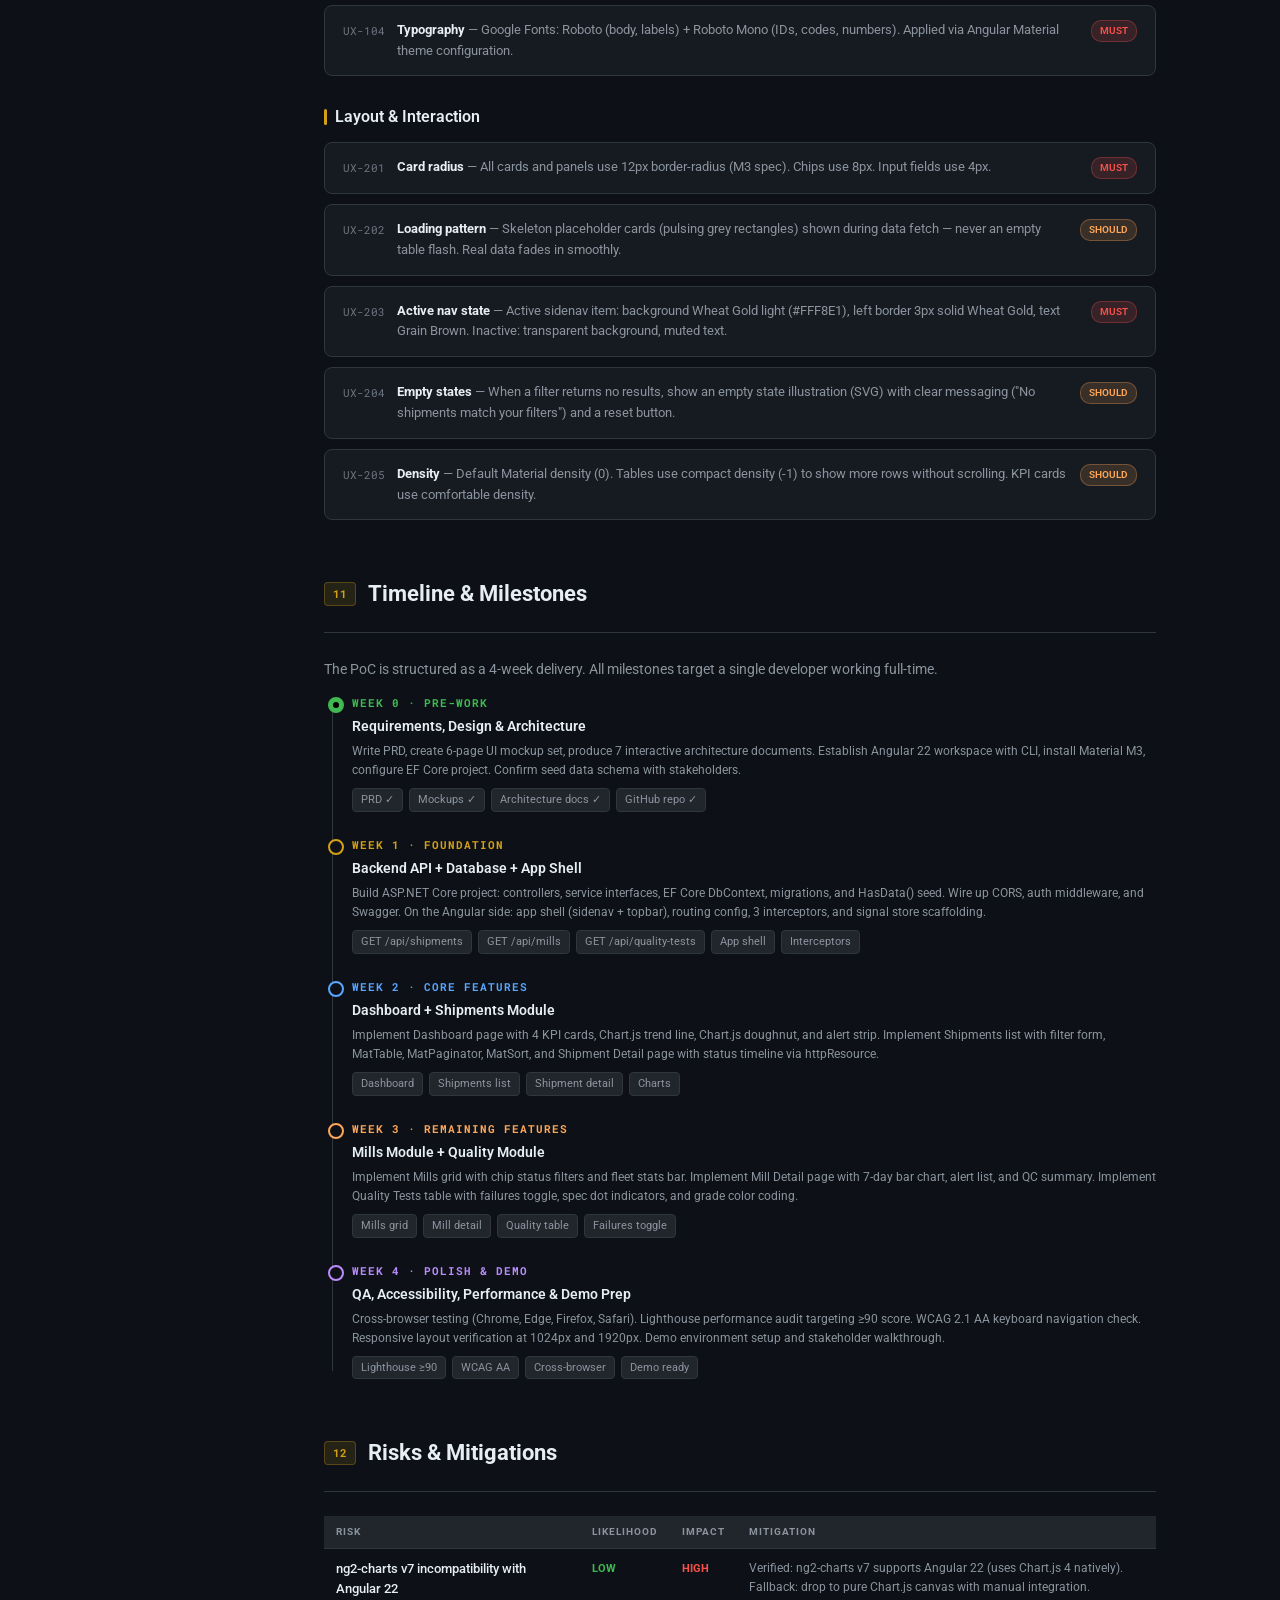
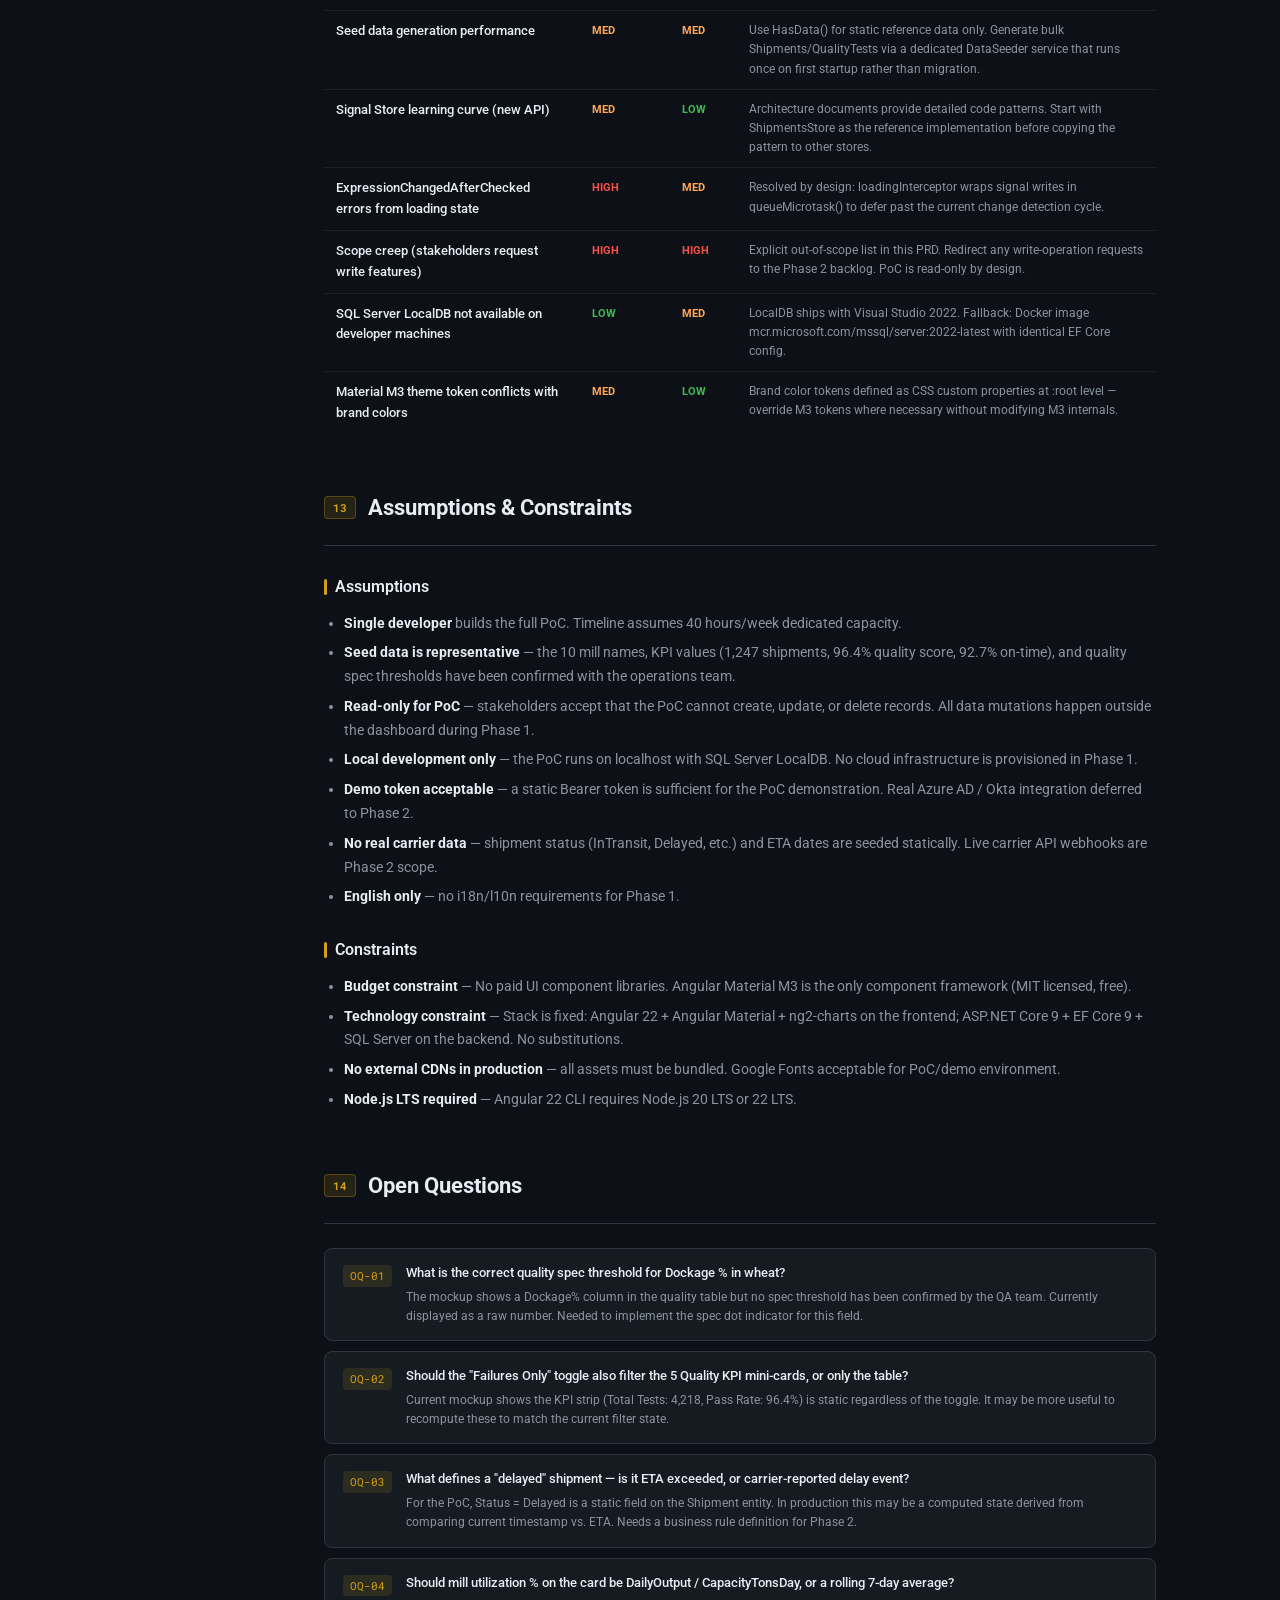
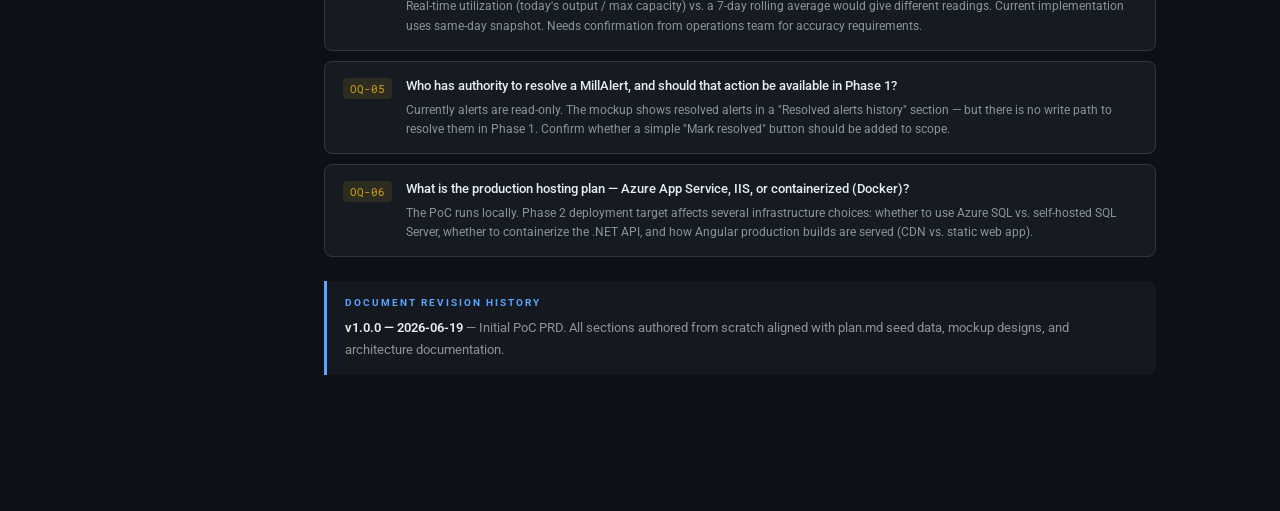
<file: docs/prd.html>
<!DOCTYPE html>
<html lang="en">
<head>
<meta charset="UTF-8">
<meta name="viewport" content="width=device-width, initial-scale=1.0">
<title>PRD — Ardent Mills Supply Chain Dashboard</title>
<link href="https://fonts.googleapis.com/css2?family=Roboto:wght@300;400;500;700&family=Roboto+Mono:wght@400;500&display=swap" rel="stylesheet">
<style>
:root {
  --bg: #0D1117;
  --surface: #161B22;
  --surface-2: #21262D;
  --surface-3: #2D333B;
  --border: #30363D;
  --text: #E6EDF3;
  --text-muted: #8B949E;
  --text-subtle: #6E7681;
  --gold: #D4A017;
  --gold-dim: rgba(212,160,23,0.12);
  --blue: #58A6FF;
  --green: #3FB950;
  --red: #F85149;
  --orange: #FFA657;
  --purple: #BC8CFF;
  --p0: #F85149;
  --p1: #FFA657;
  --p2: #58A6FF;
  --p3: #8B949E;
}
* { box-sizing: border-box; margin: 0; padding: 0; }
html { scroll-behavior: smooth; }
body { background: var(--bg); color: var(--text); font-family: 'Roboto', sans-serif; min-height: 100vh; font-size: 14px; line-height: 1.6; }

/* ── TOP NAV ── */
.topnav {
  position: sticky; top: 0; z-index: 200;
  background: rgba(13,17,23,0.95); backdrop-filter: blur(16px);
  border-bottom: 1px solid var(--border);
  display: flex; align-items: center; gap: 8px;
  padding: 0 32px; height: 52px;
}
.tn-brand { display: flex; align-items: center; gap: 8px; text-decoration: none; margin-right: 16px; }
.tn-brand-icon { width: 28px; height: 28px; }
.tn-brand-text { font-size: 14px; font-weight: 700; color: var(--gold); }
.tn-link { color: var(--text-muted); text-decoration: none; padding: 5px 10px; border-radius: 6px; font-size: 12px; font-weight: 500; transition: all 0.2s; }
.tn-link:hover { color: var(--text); background: var(--surface-2); }
.tn-spacer { flex: 1; }
.tn-badge { background: var(--gold); color: #000; font-size: 10px; font-weight: 700; padding: 2px 8px; border-radius: 10px; }

/* ── LAYOUT ── */
.layout { display: grid; grid-template-columns: 260px 1fr; min-height: calc(100vh - 52px); }

/* ── SIDEBAR ── */
.sidebar {
  background: var(--surface); border-right: 1px solid var(--border);
  position: sticky; top: 52px; height: calc(100vh - 52px);
  overflow-y: auto; padding: 24px 0;
}
.sb-section { margin-bottom: 6px; }
.sb-group { font-size: 10px; font-weight: 700; letter-spacing: 2px; text-transform: uppercase; color: var(--text-subtle); padding: 10px 20px 4px; }
.sb-link {
  display: flex; align-items: center; gap: 8px;
  padding: 6px 20px; font-size: 12px; color: var(--text-muted);
  text-decoration: none; cursor: pointer; transition: all 0.2s;
  border-left: 2px solid transparent;
}
.sb-link:hover { color: var(--text); background: var(--surface-2); }
.sb-link.active { color: var(--gold); border-left-color: var(--gold); background: var(--gold-dim); }
.sb-num { font-family: 'Roboto Mono', monospace; font-size: 10px; color: var(--text-subtle); min-width: 20px; }
.sb-divider { height: 1px; background: var(--border); margin: 8px 20px; }

/* ── MAIN CONTENT ── */
.main { padding: 48px 64px 80px; max-width: 960px; }

/* ── DOCUMENT HEADER ── */
.doc-header { margin-bottom: 48px; padding-bottom: 32px; border-bottom: 1px solid var(--border); }
.doc-eyebrow { font-size: 11px; font-weight: 700; letter-spacing: 3px; text-transform: uppercase; color: var(--gold); margin-bottom: 12px; font-family: 'Roboto Mono', monospace; }
.doc-title { font-size: 38px; font-weight: 700; line-height: 1.15; margin-bottom: 8px; }
.doc-subtitle { font-size: 16px; color: var(--text-muted); margin-bottom: 24px; font-weight: 300; }
.doc-meta { display: flex; gap: 32px; flex-wrap: wrap; }
.meta-item { }
.meta-label { font-size: 10px; font-weight: 700; letter-spacing: 1.5px; text-transform: uppercase; color: var(--text-subtle); margin-bottom: 3px; }
.meta-value { font-size: 13px; color: var(--text); font-family: 'Roboto Mono', monospace; }
.doc-status { display: inline-flex; align-items: center; gap: 6px; padding: 4px 12px; border-radius: 20px; background: rgba(63,185,80,0.15); border: 1px solid rgba(63,185,80,0.4); color: var(--green); font-size: 12px; font-weight: 600; }
.doc-status::before { content: ''; width: 6px; height: 6px; border-radius: 50%; background: var(--green); animation: blink 2s ease-in-out infinite; }
@keyframes blink { 0%,100% { opacity: 1; } 50% { opacity: 0.3; } }

/* ── SECTIONS ── */
.section { margin-bottom: 56px; }
.section-anchor { position: relative; top: -80px; visibility: hidden; }
.section-header { display: flex; align-items: center; gap: 12px; margin-bottom: 20px; }
.section-num { font-size: 11px; font-weight: 700; font-family: 'Roboto Mono', monospace; color: var(--gold); background: var(--gold-dim); border: 1px solid rgba(212,160,23,0.3); padding: 2px 8px; border-radius: 4px; }
.section-title { font-size: 22px; font-weight: 700; }
.section-divider { height: 1px; background: var(--border); margin-bottom: 24px; }

/* ── SUBSECTION ── */
.sub-title { font-size: 16px; font-weight: 600; margin: 28px 0 12px; color: var(--text); display: flex; align-items: center; gap: 8px; }
.sub-title::before { content: ''; width: 3px; height: 16px; background: var(--gold); border-radius: 2px; }

/* ── PROSE ── */
p { color: var(--text-muted); margin-bottom: 12px; line-height: 1.8; }
p strong { color: var(--text); font-weight: 600; }
ul.prose, ol.prose { color: var(--text-muted); padding-left: 20px; margin-bottom: 12px; }
ul.prose li, ol.prose li { margin-bottom: 6px; line-height: 1.7; }
ul.prose li strong, ol.prose li strong { color: var(--text); }

/* ── CALLOUT BOXES ── */
.callout { border-left: 3px solid var(--c, var(--gold)); background: rgba(255,255,255,0.03); border-radius: 0 8px 8px 0; padding: 14px 18px; margin-bottom: 16px; }
.callout-label { font-size: 10px; font-weight: 700; letter-spacing: 2px; text-transform: uppercase; color: var(--c, var(--gold)); margin-bottom: 6px; }
.callout p { margin: 0; font-size: 13px; line-height: 1.7; }

/* ── PRIORITY BADGES ── */
.priority { display: inline-flex; align-items: center; gap: 4px; padding: 2px 8px; border-radius: 10px; font-size: 10px; font-weight: 700; font-family: 'Roboto Mono', monospace; vertical-align: middle; }
.p0 { background: rgba(248,81,73,0.15); color: var(--p0); border: 1px solid rgba(248,81,73,0.3); }
.p1 { background: rgba(255,166,87,0.15); color: var(--p1); border: 1px solid rgba(255,166,87,0.3); }
.p2 { background: rgba(88,166,255,0.15); color: var(--p2); border: 1px solid rgba(88,166,255,0.3); }
.p3 { background: rgba(139,148,158,0.15); color: var(--p3); border: 1px solid rgba(139,148,158,0.3); }
.badge { display: inline-flex; padding: 2px 8px; border-radius: 10px; font-size: 10px; font-weight: 600; vertical-align: middle; }
.badge-must { background: rgba(248,81,73,0.15); color: var(--red); border: 1px solid rgba(248,81,73,0.3); }
.badge-should { background: rgba(255,166,87,0.15); color: var(--orange); border: 1px solid rgba(255,166,87,0.3); }
.badge-could { background: rgba(88,166,255,0.15); color: var(--blue); border: 1px solid rgba(88,166,255,0.3); }
.badge-wont { background: rgba(139,148,158,0.15); color: var(--text-subtle); border: 1px solid var(--border); }
.badge-done { background: rgba(63,185,80,0.1); color: var(--green); border: 1px solid rgba(63,185,80,0.3); }
.badge-new { background: rgba(212,160,23,0.15); color: var(--gold); border: 1px solid rgba(212,160,23,0.3); }

/* ── REQUIREMENT CARDS ── */
.req-grid { display: flex; flex-direction: column; gap: 10px; margin-bottom: 24px; }
.req-card {
  background: var(--surface); border: 1px solid var(--border);
  border-radius: 8px; padding: 14px 18px;
  display: grid; grid-template-columns: auto 1fr auto;
  gap: 12px; align-items: start;
  transition: border-color 0.2s;
}
.req-card:hover { border-color: var(--surface-3); }
.req-id { font-family: 'Roboto Mono', monospace; font-size: 11px; color: var(--text-subtle); white-space: nowrap; padding-top: 2px; }
.req-text { font-size: 13px; color: var(--text-muted); line-height: 1.6; }
.req-text strong { color: var(--text); }
.req-badges { display: flex; gap: 4px; flex-shrink: 0; }

/* ── USER STORY CARDS ── */
.story-grid { display: flex; flex-direction: column; gap: 12px; margin-bottom: 24px; }
.story-card {
  background: var(--surface); border: 1px solid var(--border);
  border-radius: 10px; overflow: hidden;
}
.story-header { padding: 12px 18px; display: flex; align-items: center; gap: 10px; background: var(--surface-2); border-bottom: 1px solid var(--border); cursor: pointer; }
.story-id { font-family: 'Roboto Mono', monospace; font-size: 11px; color: var(--text-subtle); }
.story-title { font-size: 13px; font-weight: 600; flex: 1; }
.story-chevron { color: var(--text-muted); font-size: 11px; transition: transform 0.2s; }
.story-header.open .story-chevron { transform: rotate(180deg); }
.story-body { padding: 16px 18px; display: none; }
.story-body.open { display: block; }
.story-as { font-size: 13px; color: var(--text-muted); font-style: italic; margin-bottom: 12px; background: var(--surface-2); padding: 10px 14px; border-radius: 6px; line-height: 1.7; }
.story-as strong { color: var(--text); font-style: normal; }
.ac-title { font-size: 11px; font-weight: 700; letter-spacing: 1.5px; text-transform: uppercase; color: var(--text-subtle); margin-bottom: 8px; }
.ac-list { list-style: none; display: flex; flex-direction: column; gap: 6px; }
.ac-list li { font-size: 12px; color: var(--text-muted); display: flex; gap: 8px; align-items: flex-start; line-height: 1.6; }
.ac-list li::before { content: '✓'; color: var(--green); font-size: 11px; flex-shrink: 0; margin-top: 1px; }

/* ── PERSONA CARDS ── */
.persona-grid { display: grid; grid-template-columns: repeat(2, 1fr); gap: 16px; margin-bottom: 24px; }
.persona-card { background: var(--surface); border: 1px solid var(--border); border-radius: 10px; padding: 20px; transition: border-color 0.2s, box-shadow 0.2s; }
.persona-card:hover { border-color: var(--c); box-shadow: 0 4px 20px rgba(0,0,0,0.3); }
.persona-avatar { width: 44px; height: 44px; border-radius: 12px; background: rgba(255,255,255,0.04); border: 1px solid var(--c); display: flex; align-items: center; justify-content: center; font-size: 20px; margin-bottom: 12px; }
.persona-role { font-size: 11px; font-weight: 700; letter-spacing: 2px; text-transform: uppercase; color: var(--c); margin-bottom: 4px; }
.persona-name { font-size: 16px; font-weight: 700; margin-bottom: 6px; }
.persona-desc { font-size: 12px; color: var(--text-muted); line-height: 1.6; margin-bottom: 12px; }
.persona-goals { font-size: 11px; font-weight: 700; letter-spacing: 1px; text-transform: uppercase; color: var(--text-subtle); margin-bottom: 6px; }
.persona-goal-list { list-style: none; display: flex; flex-direction: column; gap: 4px; }
.persona-goal-list li { font-size: 12px; color: var(--text-muted); padding-left: 14px; position: relative; }
.persona-goal-list li::before { content: '→'; position: absolute; left: 0; color: var(--c); }
.persona-pain { font-size: 11px; font-weight: 700; letter-spacing: 1px; text-transform: uppercase; color: var(--text-subtle); margin: 10px 0 6px; }

/* ── METRICS TABLE ── */
.metrics-grid { display: grid; grid-template-columns: repeat(3, 1fr); gap: 14px; margin-bottom: 24px; }
.metric-card { background: var(--surface); border: 1px solid var(--border); border-radius: 8px; padding: 16px; }
.metric-label { font-size: 11px; color: var(--text-muted); margin-bottom: 6px; }
.metric-target { font-size: 22px; font-weight: 700; color: var(--c, var(--gold)); margin-bottom: 4px; font-family: 'Roboto Mono', monospace; }
.metric-desc { font-size: 11px; color: var(--text-subtle); line-height: 1.5; }

/* ── TIMELINE ── */
.timeline { position: relative; padding-left: 28px; margin-bottom: 24px; }
.timeline::before { content: ''; position: absolute; left: 8px; top: 8px; bottom: 8px; width: 1px; background: var(--border); }
.tl-item { position: relative; margin-bottom: 24px; }
.tl-dot { width: 16px; height: 16px; border-radius: 50%; border: 2px solid var(--c, var(--gold)); background: var(--bg); position: absolute; left: -24px; top: 3px; display: flex; align-items: center; justify-content: center; }
.tl-dot.done { background: var(--c, var(--gold)); }
.tl-dot.done::after { content: ''; width: 6px; height: 6px; border-radius: 50%; background: #000; }
.tl-milestone { font-size: 11px; font-weight: 700; color: var(--c, var(--gold)); letter-spacing: 1px; text-transform: uppercase; margin-bottom: 4px; font-family: 'Roboto Mono', monospace; }
.tl-title { font-size: 14px; font-weight: 600; margin-bottom: 4px; }
.tl-desc { font-size: 12px; color: var(--text-muted); line-height: 1.6; }
.tl-deliverables { display: flex; gap: 6px; flex-wrap: wrap; margin-top: 8px; }
.tl-chip { font-size: 11px; padding: 2px 8px; border-radius: 4px; background: var(--surface-2); border: 1px solid var(--border); color: var(--text-muted); }

/* ── NFR TABLE ── */
.nfr-table { width: 100%; border-collapse: collapse; font-size: 13px; margin-bottom: 24px; }
.nfr-table th { text-align: left; padding: 10px 16px; background: var(--surface-2); border-bottom: 1px solid var(--border); font-size: 11px; font-weight: 700; color: var(--text-muted); letter-spacing: 1px; text-transform: uppercase; }
.nfr-table td { padding: 10px 16px; border-bottom: 1px solid rgba(48,54,61,0.5); vertical-align: top; }
.nfr-table tr:last-child td { border-bottom: none; }
.nfr-table tr:hover td { background: rgba(255,255,255,0.02); }
.nfr-cat { font-weight: 600; color: var(--text); white-space: nowrap; }
.nfr-req { color: var(--text-muted); line-height: 1.6; }
.nfr-target { font-family: 'Roboto Mono', monospace; font-size: 12px; color: var(--gold); }

/* ── SCOPE TABLE ── */
.scope-grid { display: grid; grid-template-columns: 1fr 1fr; gap: 16px; margin-bottom: 24px; }
.scope-box { background: var(--surface); border: 1px solid var(--border); border-radius: 8px; padding: 20px; }
.scope-title { font-size: 13px; font-weight: 700; margin-bottom: 12px; display: flex; align-items: center; gap: 8px; }
.scope-list { list-style: none; display: flex; flex-direction: column; gap: 7px; }
.scope-list li { font-size: 12px; color: var(--text-muted); display: flex; gap: 8px; align-items: flex-start; line-height: 1.5; }
.scope-in::before { content: '✓'; color: var(--green); flex-shrink: 0; }
.scope-out::before { content: '✗'; color: var(--red); flex-shrink: 0; }

/* ── RISK TABLE ── */
.risk-table { width: 100%; border-collapse: collapse; font-size: 12px; margin-bottom: 24px; }
.risk-table th { text-align: left; padding: 8px 12px; background: var(--surface-2); border-bottom: 1px solid var(--border); font-size: 10px; font-weight: 700; color: var(--text-muted); letter-spacing: 1px; text-transform: uppercase; }
.risk-table td { padding: 10px 12px; border-bottom: 1px solid rgba(48,54,61,0.4); vertical-align: top; }
.risk-table tr:last-child td { border-bottom: none; }
.risk-high { color: var(--red); font-weight: 700; font-size: 11px; }
.risk-med { color: var(--orange); font-weight: 700; font-size: 11px; }
.risk-low { color: var(--green); font-weight: 700; font-size: 11px; }

/* ── OPEN QUESTIONS ── */
.oq-list { display: flex; flex-direction: column; gap: 10px; margin-bottom: 24px; }
.oq-item { background: var(--surface); border: 1px solid var(--border); border-radius: 8px; padding: 14px 18px; display: flex; gap: 14px; align-items: flex-start; }
.oq-num { font-family: 'Roboto Mono', monospace; font-size: 11px; color: var(--gold); background: var(--gold-dim); padding: 2px 7px; border-radius: 4px; flex-shrink: 0; margin-top: 2px; }
.oq-q { font-size: 13px; font-weight: 500; margin-bottom: 4px; }
.oq-context { font-size: 12px; color: var(--text-muted); line-height: 1.6; }

/* ── FADE IN ── */
.fade-in { opacity: 0; transform: translateY(14px); transition: opacity 0.5s, transform 0.5s; }
.fade-in.in-view { opacity: 1; transform: none; }

/* ── PRINT ── */
@media print {
  .topnav, .sidebar { display: none; }
  .layout { grid-template-columns: 1fr; }
  .main { padding: 0; max-width: 100%; }
  body { background: #fff; color: #000; }
}
</style>
</head>
<body>

<!-- TOP NAV -->
<div class="topnav">
  <a href="../architecture/index.html" class="tn-brand">
    <svg class="tn-brand-icon" viewBox="0 0 28 28" fill="none">
      <circle cx="14" cy="14" r="13" stroke="#D4A017" stroke-width="1.5"/>
      <path d="M14 6v16M10 10l-4 4M18 10l4 4M10 18l-4-4M18 18l4-4" stroke="#D4A017" stroke-width="1.5" stroke-linecap="round"/>
    </svg>
    <span class="tn-brand-text">Ardent Mills</span>
  </a>
  <a href="../mockup/index.html" class="tn-link">UI Mockups</a>
  <a href="../architecture/index.html" class="tn-link">Architecture</a>
  <div class="tn-spacer"></div>
  <span class="tn-badge">PRD v1.0</span>
</div>

<div class="layout">
  <!-- SIDEBAR NAV -->
  <nav class="sidebar" id="sidebar">
    <div class="sb-section">
      <div class="sb-group">Document</div>
      <a class="sb-link active" onclick="scrollToSection('overview')"><span class="sb-num">00</span>Executive Summary</a>
      <a class="sb-link" onclick="scrollToSection('context')"><span class="sb-num">01</span>Context &amp; Problem</a>
      <a class="sb-link" onclick="scrollToSection('goals')"><span class="sb-num">02</span>Goals &amp; Success Metrics</a>
    </div>
    <div class="sb-divider"></div>
    <div class="sb-section">
      <div class="sb-group">Users</div>
      <a class="sb-link" onclick="scrollToSection('personas')"><span class="sb-num">03</span>User Personas</a>
    </div>
    <div class="sb-divider"></div>
    <div class="sb-section">
      <div class="sb-group">Requirements</div>
      <a class="sb-link" onclick="scrollToSection('scope')"><span class="sb-num">04</span>Scope</a>
      <a class="sb-link" onclick="scrollToSection('functional')"><span class="sb-num">05</span>Functional Requirements</a>
      <a class="sb-link" onclick="scrollToSection('stories')"><span class="sb-num">06</span>User Stories</a>
      <a class="sb-link" onclick="scrollToSection('nonfunctional')"><span class="sb-num">07</span>Non-Functional Req.</a>
    </div>
    <div class="sb-divider"></div>
    <div class="sb-section">
      <div class="sb-group">Technical</div>
      <a class="sb-link" onclick="scrollToSection('technical')"><span class="sb-num">08</span>Technical Requirements</a>
      <a class="sb-link" onclick="scrollToSection('data')"><span class="sb-num">09</span>Data Requirements</a>
      <a class="sb-link" onclick="scrollToSection('uiux')"><span class="sb-num">10</span>UI/UX Requirements</a>
    </div>
    <div class="sb-divider"></div>
    <div class="sb-section">
      <div class="sb-group">Planning</div>
      <a class="sb-link" onclick="scrollToSection('timeline')"><span class="sb-num">11</span>Timeline &amp; Milestones</a>
      <a class="sb-link" onclick="scrollToSection('risks')"><span class="sb-num">12</span>Risks &amp; Mitigations</a>
      <a class="sb-link" onclick="scrollToSection('assumptions')"><span class="sb-num">13</span>Assumptions</a>
      <a class="sb-link" onclick="scrollToSection('openqs')"><span class="sb-num">14</span>Open Questions</a>
    </div>
  </nav>

  <!-- MAIN CONTENT -->
  <main class="main">

    <!-- DOCUMENT HEADER -->
    <div class="doc-header fade-in">
      <div class="doc-eyebrow">Product Requirements Document</div>
      <div class="doc-title">Ardent Mills Supply Chain Dashboard</div>
      <div class="doc-subtitle">Real-time visibility across 10 milling locations — shipments, mill health, and grain quality in one unified interface.</div>
      <div class="doc-meta">
        <div class="meta-item">
          <div class="meta-label">Version</div>
          <div class="meta-value">1.0.0</div>
        </div>
        <div class="meta-item">
          <div class="meta-label">Date</div>
          <div class="meta-value">2026-06-19</div>
        </div>
        <div class="meta-item">
          <div class="meta-label">Status</div>
          <div class="doc-status">Active · PoC Phase</div>
        </div>
        <div class="meta-item">
          <div class="meta-label">Author</div>
          <div class="meta-value">Product · Engineering</div>
        </div>
        <div class="meta-item">
          <div class="meta-label">Stack</div>
          <div class="meta-value">Angular 22 · .NET 9 · SQL Server</div>
        </div>
      </div>
    </div>

    <!-- ── 00 EXECUTIVE SUMMARY ── -->
    <div class="section fade-in">
      <div id="overview" class="section-anchor"></div>
      <div class="section-header">
        <span class="section-num">00</span>
        <h2 class="section-title">Executive Summary</h2>
      </div>
      <div class="section-divider"></div>

      <p>Ardent Mills operates <strong>10 milling facilities</strong> across the United States, processing and shipping wheat, corn, soy, and oat products to bakeries and food manufacturers nationwide. Today, operations teams rely on disconnected spreadsheets, email threads, and phone calls to track shipment status, monitor mill performance, and manage grain quality certifications.</p>

      <p>The <strong>Supply Chain Dashboard</strong> is a proof-of-concept web application that consolidates this data into a single, real-time interface. It gives supply chain managers, mill operators, and quality analysts instant visibility into the health of the entire distribution network — from grain leaving a mill to delivery confirmation at a customer bakery.</p>

      <div class="callout" style="--c: var(--gold)">
        <div class="callout-label">Product Vision</div>
        <p>Provide every Ardent Mills team member with a single source of truth for supply chain operations — enabling faster decisions, earlier problem detection, and a measurable improvement in on-time delivery and quality compliance.</p>
      </div>

      <div class="sub-title">What This PoC Proves</div>
      <ul class="prose">
        <li><strong>Feasibility</strong> — A full-stack Angular 22 + ASP.NET Core 9 application can be built and deployed from a clean slate inside one sprint.</li>
        <li><strong>Architecture</strong> — Signal-based state, httpResource, and OnPush change detection work together cleanly for this domain.</li>
        <li><strong>UX</strong> — The Material M3 design system can be themed to Ardent Mills brand standards without heavy custom CSS work.</li>
        <li><strong>Data model</strong> — The four-entity schema (Mill, Shipment, MillAlert, QualityTest) covers the minimum viable data surface for meaningful supply chain visibility.</li>
      </ul>
    </div>

    <!-- ── 01 CONTEXT ── -->
    <div class="section fade-in">
      <div id="context" class="section-anchor"></div>
      <div class="section-header">
        <span class="section-num">01</span>
        <h2 class="section-title">Context &amp; Problem Statement</h2>
      </div>
      <div class="section-divider"></div>

      <div class="sub-title">Current State</div>
      <p>Supply chain visibility at Ardent Mills is fragmented across multiple systems with no unified operational view:</p>
      <ul class="prose">
        <li><strong>Shipment tracking</strong> is managed via carrier portals and email updates — no central status board.</li>
        <li><strong>Mill utilization</strong> is reported via weekly Excel sheets emailed by each facility's plant manager.</li>
        <li><strong>Quality data</strong> (protein, moisture, ash, falling number) lives in a legacy LIMS that lacks a modern API.</li>
        <li><strong>Alerts and incidents</strong> are communicated via phone and text, with no structured escalation path.</li>
        <li>Managers must aggregate data from 4+ sources before answering any cross-mill question, typically taking 30–60 minutes.</li>
      </ul>

      <div class="sub-title">Pain Points</div>
      <div class="callout" style="--c: var(--red)">
        <div class="callout-label">Critical Pain</div>
        <p>When a mill goes offline or a shipment is delayed, there is no system-level alert. Customers learn about delivery failures before internal managers do, damaging trust and creating reactive, expensive resolutions.</p>
      </div>
      <ul class="prose">
        <li>Average time-to-awareness for a mill outage: <strong>4–6 hours</strong> (target: under 15 minutes).</li>
        <li>Quality failures are discovered at delivery, not at dispatch — causing costly returns and re-shipments.</li>
        <li>Executive KPI reports require manual compilation every Monday morning — a 2-hour task per analyst.</li>
        <li>No historical trend data is readily available for capacity planning or carrier performance analysis.</li>
      </ul>

      <div class="sub-title">Opportunity</div>
      <p>A unified dashboard with real-time data integration eliminates the manual aggregation overhead, surfaces alerts at the point of origin, and provides a foundation for predictive analytics in future phases.</p>
    </div>

    <!-- ── 02 GOALS ── -->
    <div class="section fade-in">
      <div id="goals" class="section-anchor"></div>
      <div class="section-header">
        <span class="section-num">02</span>
        <h2 class="section-title">Goals &amp; Success Metrics</h2>
      </div>
      <div class="section-divider"></div>

      <div class="sub-title">Primary Goals</div>
      <div class="req-grid">
        <div class="req-card">
          <div class="req-id">G-01</div>
          <div class="req-text"><strong>Real-time visibility.</strong> All supply chain data (shipments, mills, quality) accessible in a single interface without manual aggregation.</div>
          <div class="req-badges"><span class="priority p0">P0</span></div>
        </div>
        <div class="req-card">
          <div class="req-id">G-02</div>
          <div class="req-text"><strong>Proactive alerting.</strong> Mill incidents and quality failures surfaced before they become customer-facing problems.</div>
          <div class="req-badges"><span class="priority p0">P0</span></div>
        </div>
        <div class="req-card">
          <div class="req-id">G-03</div>
          <div class="req-text"><strong>Reduced decision latency.</strong> A manager should be able to answer any operational question within 60 seconds — not 60 minutes.</div>
          <div class="req-badges"><span class="priority p1">P1</span></div>
        </div>
        <div class="req-card">
          <div class="req-id">G-04</div>
          <div class="req-text"><strong>Executive reporting.</strong> KPI summary and trend data available on-demand, eliminating manual weekly report compilation.</div>
          <div class="req-badges"><span class="priority p1">P1</span></div>
        </div>
        <div class="req-card">
          <div class="req-id">G-05</div>
          <div class="req-text"><strong>Platform for growth.</strong> The architecture should support predictive analytics, carrier API integrations, and mobile access in Phase 2 without a rewrite.</div>
          <div class="req-badges"><span class="priority p2">P2</span></div>
        </div>
      </div>

      <div class="sub-title">Success Metrics — Phase 1 (PoC)</div>
      <div class="metrics-grid">
        <div class="metric-card" style="--c: var(--green)">
          <div class="metric-label">Mill alert awareness</div>
          <div class="metric-target">&lt; 15 min</div>
          <div class="metric-desc">Time from mill incident to dashboard alert visible to supply chain manager. Baseline: 4–6 hours.</div>
        </div>
        <div class="metric-card" style="--c: var(--gold)">
          <div class="metric-label">On-time delivery rate</div>
          <div class="metric-target">≥ 95%</div>
          <div class="metric-desc">Target improvement from current 92.7% baseline within 90 days of go-live.</div>
        </div>
        <div class="metric-card" style="--c: var(--blue)">
          <div class="metric-label">Quality pass rate</div>
          <div class="metric-target">≥ 97%</div>
          <div class="metric-desc">Target improvement from current 96.4% via earlier failure detection at dispatch.</div>
        </div>
        <div class="metric-card" style="--c: var(--orange)">
          <div class="metric-label">Report compilation time</div>
          <div class="metric-target">0 min</div>
          <div class="metric-desc">Weekly KPI report eliminated. Data available live in dashboard — 2 hours/week saved per analyst.</div>
        </div>
        <div class="metric-card" style="--c: var(--purple)">
          <div class="metric-label">Daily active users</div>
          <div class="metric-target">≥ 20</div>
          <div class="metric-desc">Target DAU across supply chain managers, mill operators, and QA analysts in first month post-launch.</div>
        </div>
        <div class="metric-card" style="--c: var(--green)">
          <div class="metric-label">Page load (P95)</div>
          <div class="metric-target">&lt; 2 sec</div>
          <div class="metric-desc">95th percentile initial page load on a standard corporate network connection.</div>
        </div>
      </div>
    </div>

    <!-- ── 03 PERSONAS ── -->
    <div class="section fade-in">
      <div id="personas" class="section-anchor"></div>
      <div class="section-header">
        <span class="section-num">03</span>
        <h2 class="section-title">User Personas</h2>
      </div>
      <div class="section-divider"></div>

      <div class="persona-grid">
        <div class="persona-card" style="--c: var(--gold)">
          <div class="persona-avatar">👨‍💼</div>
          <div class="persona-role">Primary User</div>
          <div class="persona-name">Supply Chain Manager</div>
          <div class="persona-desc">Oversees shipments from all 10 mills to customer distribution centers. Responsible for on-time delivery KPIs and carrier relationship management. Checks the dashboard multiple times per day.</div>
          <div class="persona-goals">Goals</div>
          <ul class="persona-goal-list">
            <li>See all in-transit shipments and identify delays before customer contact</li>
            <li>Quickly reroute shipments when a mill goes offline</li>
            <li>Track carrier performance across rail, truck, and barge</li>
            <li>Build weekly summary for leadership in under 10 minutes</li>
          </ul>
          <div class="persona-pain">Pain Points</div>
          <ul class="persona-goal-list" style="--c: var(--red)">
            <li>Currently checks 5 different carrier portals for shipment status</li>
            <li>No single view of all-mill utilization vs. capacity</li>
          </ul>
        </div>

        <div class="persona-card" style="--c: var(--green)">
          <div class="persona-avatar">🏭</div>
          <div class="persona-role">Operational User</div>
          <div class="persona-name">Mill Operations Manager</div>
          <div class="persona-desc">Manages day-to-day production at a single mill facility. Responsible for throughput, equipment uptime, and scheduling outbound shipments. Uses the dashboard primarily to view their own mill's status and outbound queue.</div>
          <div class="persona-goals">Goals</div>
          <ul class="persona-goal-list">
            <li>See real-time utilization vs. daily capacity target</li>
            <li>Log and escalate maintenance alerts promptly</li>
            <li>Track outbound shipments from their facility</li>
            <li>View quality test results for batches they shipped</li>
          </ul>
          <div class="persona-pain">Pain Points</div>
          <ul class="persona-goal-list" style="--c: var(--red)">
            <li>Cannot see how their output affects overall network supply</li>
            <li>Quality failures reported back days after shipment</li>
          </ul>
        </div>

        <div class="persona-card" style="--c: var(--red)">
          <div class="persona-avatar">🔬</div>
          <div class="persona-role">Specialist User</div>
          <div class="persona-name">Quality Assurance Analyst</div>
          <div class="persona-desc">Runs and reviews quality tests on grain batches before they ship. Responsible for grading (US No.1, No.2, Sample) and ensuring specs are met. Reviews test history and identifies systematic issues at specific mills.</div>
          <div class="persona-goals">Goals</div>
          <ul class="persona-goal-list">
            <li>Filter quality tests by mill, grain type, result, or date range</li>
            <li>Quickly identify which batches failed and why</li>
            <li>Track trends in protein, moisture, and falling number by mill</li>
            <li>Flag Sample Grade lots before they leave the facility</li>
          </ul>
          <div class="persona-pain">Pain Points</div>
          <ul class="persona-goal-list" style="--c: var(--red)">
            <li>LIMS system has no cross-mill comparison view</li>
            <li>Manual export to Excel required for any analysis</li>
          </ul>
        </div>

        <div class="persona-card" style="--c: var(--purple)">
          <div class="persona-avatar">📊</div>
          <div class="persona-role">Executive Viewer</div>
          <div class="persona-name">VP Supply Chain / Leadership</div>
          <div class="persona-desc">Reviews weekly KPI summaries and approves strategic decisions (capacity investments, carrier contracts, mill maintenance windows). Uses the dashboard on a read-only basis for high-level trend data and exception reporting.</div>
          <div class="persona-goals">Goals</div>
          <ul class="persona-goal-list">
            <li>See network-level KPIs (total shipments, on-time %, quality score)</li>
            <li>Understand which mills are underperforming and why</li>
            <li>Track 12-month shipment volume trends</li>
            <li>Present supply chain health to board without manual prep</li>
          </ul>
          <div class="persona-pain">Pain Points</div>
          <ul class="persona-goal-list" style="--c: var(--red)">
            <li>KPI decks require 2 hours of manual data gathering each Monday</li>
            <li>No real-time view — all reports are 1 week stale</li>
          </ul>
        </div>
      </div>
    </div>

    <!-- ── 04 SCOPE ── -->
    <div class="section fade-in">
      <div id="scope" class="section-anchor"></div>
      <div class="section-header">
        <span class="section-num">04</span>
        <h2 class="section-title">Scope</h2>
      </div>
      <div class="section-divider"></div>

      <div class="scope-grid">
        <div class="scope-box">
          <div class="scope-title" style="color: var(--green)">✓ In Scope — Phase 1 (PoC)</div>
          <ul class="scope-list">
            <li class="scope-in">Dashboard with 4 KPI cards, trend chart, grain-mix doughnut, alert strip</li>
            <li class="scope-in">Shipments list with filtering (status, grain type, origin, destination)</li>
            <li class="scope-in">Shipment detail view — metadata, status timeline, lot codes</li>
            <li class="scope-in">Mills grid with status chip filters and utilization bars</li>
            <li class="scope-in">Mill detail — stats, alert list, production bars, recent shipments</li>
            <li class="scope-in">Quality tests table — protein/moisture/ash/FN, grade color coding, failures toggle</li>
            <li class="scope-in">REST API with Swagger documentation</li>
            <li class="scope-in">SQL Server LocalDB with seed data (10 mills, ~1,247 shipments, ~4,218 QC tests)</li>
            <li class="scope-in">Angular Material M3 with Ardent Mills brand tokens</li>
            <li class="scope-in">Responsive layout (desktop + tablet)</li>
            <li class="scope-in">Bearer token authentication (static demo token for PoC)</li>
          </ul>
        </div>
        <div class="scope-box">
          <div class="scope-title" style="color: var(--red)">✗ Out of Scope — Phase 1</div>
          <ul class="scope-list">
            <li class="scope-out">Real-time carrier API integrations (UPS, BNSF, Coyote Logistics)</li>
            <li class="scope-out">Production identity provider (Azure AD / Okta SSO)</li>
            <li class="scope-out">Write operations — creating or editing shipments, mills, alerts</li>
            <li class="scope-out">Email / SMS / Teams alert notifications</li>
            <li class="scope-out">Mobile native application (iOS/Android)</li>
            <li class="scope-out">LIMS system integration for live quality data</li>
            <li class="scope-out">ERP / SAP integration for shipment creation</li>
            <li class="scope-out">Predictive analytics / ML models</li>
            <li class="scope-out">Multi-tenant or multi-company support</li>
            <li class="scope-out">Audit logging and compliance reporting</li>
            <li class="scope-out">Offline / PWA support</li>
            <li class="scope-out">Data export (PDF, Excel download)</li>
          </ul>
        </div>
      </div>

      <div class="callout" style="--c: var(--blue)">
        <div class="callout-label">Phase 2 Preview</div>
        <p>The PoC architecture is deliberately designed to accommodate Phase 2 additions without a rewrite — carrier webhooks will integrate via new API endpoints, SSO via Angular auth guards already stubbed, and write operations via new POST/PATCH controller actions on the existing service layer.</p>
      </div>
    </div>

    <!-- ── 05 FUNCTIONAL REQUIREMENTS ── -->
    <div class="section fade-in">
      <div id="functional" class="section-anchor"></div>
      <div class="section-header">
        <span class="section-num">05</span>
        <h2 class="section-title">Functional Requirements</h2>
      </div>
      <div class="section-divider"></div>
      <p>Requirements use MoSCoW prioritisation. <span class="badge badge-must">MUST</span> items are P0 — blocking for PoC. <span class="badge badge-should">SHOULD</span> are P1 — important but not blocking. <span class="badge badge-could">COULD</span> are P2 — nice-to-have.</p>

      <div class="sub-title">F-100 · Dashboard Module</div>
      <div class="req-grid">
        <div class="req-card">
          <div class="req-id">F-101</div>
          <div class="req-text"><strong>KPI Cards.</strong> Display Total Shipments, Active Mills, Quality Score %, and On-Time Delivery % with period-over-period delta indicators (↑/↓ arrows with color coding).</div>
          <div class="req-badges"><span class="badge badge-must">MUST</span></div>
        </div>
        <div class="req-card">
          <div class="req-id">F-102</div>
          <div class="req-text"><strong>12-Month Trend Chart.</strong> Line chart showing monthly shipment volume for the trailing 12 months, rendered via Chart.js with Ardent Mills brand colors.</div>
          <div class="req-badges"><span class="badge badge-must">MUST</span></div>
        </div>
        <div class="req-card">
          <div class="req-id">F-103</div>
          <div class="req-text"><strong>Grain Mix Doughnut Chart.</strong> Show current daily throughput split by grain type (Wheat, Corn, Soy, Oats) in tonnes/day with legend and percentages.</div>
          <div class="req-badges"><span class="badge badge-must">MUST</span></div>
        </div>
        <div class="req-card">
          <div class="req-id">F-104</div>
          <div class="req-text"><strong>Alert Strip.</strong> Top-of-page strip showing active critical/warning alerts — mill outages and quality failures — with severity color coding. Dismissible per session.</div>
          <div class="req-badges"><span class="badge badge-must">MUST</span></div>
        </div>
        <div class="req-card">
          <div class="req-id">F-105</div>
          <div class="req-text"><strong>Recent Shipments Mini-Table.</strong> Last 5 shipments across all mills with quick status indicators, linkable to the full Shipment Detail view.</div>
          <div class="req-badges"><span class="badge badge-should">SHOULD</span></div>
        </div>
        <div class="req-card">
          <div class="req-id">F-106</div>
          <div class="req-text"><strong>Dashboard Loading State.</strong> Progress bar and skeleton placeholders while KPI and chart data loads. All 4 data sources fetched in parallel via forkJoin.</div>
          <div class="req-badges"><span class="badge badge-must">MUST</span></div>
        </div>
      </div>

      <div class="sub-title">F-200 · Shipments Module</div>
      <div class="req-grid">
        <div class="req-card">
          <div class="req-id">F-201</div>
          <div class="req-text"><strong>Shipments List.</strong> Paginated table of all shipments (1,247 records). Columns: ID, Product/SKU, Origin Mill, Destination, Carrier/Mode, Quantity (lbs), Departure, ETA, Status.</div>
          <div class="req-badges"><span class="badge badge-must">MUST</span></div>
        </div>
        <div class="req-card">
          <div class="req-id">F-202</div>
          <div class="req-text"><strong>Filter Form.</strong> Filter shipments by: Origin Mill (text search), Destination (text search), Status (select: Scheduled / In Transit / Delivered / Delayed), Grain Type (select: Wheat / Corn / Soy / Oats).</div>
          <div class="req-badges"><span class="badge badge-must">MUST</span></div>
        </div>
        <div class="req-card">
          <div class="req-id">F-203</div>
          <div class="req-text"><strong>Paginator.</strong> Material paginator with rows-per-page control (10/25/50). Show "1–10 of 1,247 shipments". Page state preserved in URL query params for shareable links.</div>
          <div class="req-badges"><span class="badge badge-must">MUST</span></div>
        </div>
        <div class="req-card">
          <div class="req-id">F-204</div>
          <div class="req-text"><strong>Sortable Columns.</strong> Columns sortable client-side: Departure Date (default desc), ETA, Quantity. Sort state reflected in MatSort header arrows.</div>
          <div class="req-badges"><span class="badge badge-should">SHOULD</span></div>
        </div>
        <div class="req-card">
          <div class="req-id">F-205</div>
          <div class="req-text"><strong>Shipment Detail.</strong> Full detail page for a single shipment: metadata grid (SKU, lot codes, carrier, waybill, BOL), status timeline (5 steps), route information, and performance metrics.</div>
          <div class="req-badges"><span class="badge badge-must">MUST</span></div>
        </div>
        <div class="req-card">
          <div class="req-id">F-206</div>
          <div class="req-text"><strong>Status Timeline.</strong> Visual step-by-step timeline: Order Placed → QC Approved → Loaded → In Transit → Delivered, with timestamps and current step highlighted.</div>
          <div class="req-badges"><span class="badge badge-must">MUST</span></div>
        </div>
        <div class="req-card">
          <div class="req-id">F-207</div>
          <div class="req-text"><strong>Date Range Filter.</strong> Filter shipments by departure date range (from / to date pickers).</div>
          <div class="req-badges"><span class="badge badge-could">COULD</span></div>
        </div>
      </div>

      <div class="sub-title">F-300 · Mills Module</div>
      <div class="req-grid">
        <div class="req-card">
          <div class="req-id">F-301</div>
          <div class="req-text"><strong>Mills Grid.</strong> Responsive card grid of all 10 mills. Each card: name, location, status badge, utilization bar, capacity/output stats, alert badge, inspection date, "View Details" link.</div>
          <div class="req-badges"><span class="badge badge-must">MUST</span></div>
        </div>
        <div class="req-card">
          <div class="req-id">F-302</div>
          <div class="req-text"><strong>Status Chip Filters.</strong> Filter mill grid by status: All (10), Operational, Reduced, Maintenance, Offline — chip style with count badges. Updates grid instantly.</div>
          <div class="req-badges"><span class="badge badge-must">MUST</span></div>
        </div>
        <div class="req-card">
          <div class="req-id">F-303</div>
          <div class="req-text"><strong>Fleet Stats Bar.</strong> Above the mill grid: total capacity (t/day), total output (t/day), fleet efficiency %, mills online count, active alerts count.</div>
          <div class="req-badges"><span class="badge badge-should">SHOULD</span></div>
        </div>
        <div class="req-card">
          <div class="req-id">F-304</div>
          <div class="req-text"><strong>Mill Detail Page.</strong> Hero stats row (capacity, output, efficiency, alert count), production breakdown bars by product (APF, WHL, BRD), 7-day output chart, mill information card, alert list, recent outbound shipments.</div>
          <div class="req-badges"><span class="badge badge-must">MUST</span></div>
        </div>
        <div class="req-card">
          <div class="req-id">F-305</div>
          <div class="req-text"><strong>Active Alerts List.</strong> In mill detail: list of active alerts with severity (Info/Warning/Critical), message, and timestamp. "All systems nominal" when no active alerts.</div>
          <div class="req-badges"><span class="badge badge-must">MUST</span></div>
        </div>
        <div class="req-card">
          <div class="req-id">F-306</div>
          <div class="req-text"><strong>QC Summary Block.</strong> In mill detail: total tests, pass count, pass rate %, average protein%, average moisture%.</div>
          <div class="req-badges"><span class="badge badge-should">SHOULD</span></div>
        </div>
      </div>

      <div class="sub-title">F-400 · Quality Module</div>
      <div class="req-grid">
        <div class="req-card">
          <div class="req-id">F-401</div>
          <div class="req-text"><strong>Quality Tests Table.</strong> Paginated table of all 4,218 test records. Columns: Test ID, Batch ID, Mill, Grain Type, Test Date, Protein%, Moisture%, Ash%, Falling#, Test Weight, Dockage%, Grade, Result, Inspector.</div>
          <div class="req-badges"><span class="badge badge-must">MUST</span></div>
        </div>
        <div class="req-card">
          <div class="req-id">F-402</div>
          <div class="req-text"><strong>Failures-Only Toggle.</strong> Slide toggle labeled "Failures only" that filters the table to Result = Fail rows only. Counter shows "152 failures (3.6%)".</div>
          <div class="req-badges"><span class="badge badge-must">MUST</span></div>
        </div>
        <div class="req-card">
          <div class="req-id">F-403</div>
          <div class="req-text"><strong>Grade Color Coding.</strong> Grade cells: US No.1 (green), US No.2 (dark green), Sample Grade (red). Fail rows have red-tinted row background (#FFF5F5 light / #2D1B1B dark).</div>
          <div class="req-badges"><span class="badge badge-must">MUST</span></div>
        </div>
        <div class="req-card">
          <div class="req-id">F-404</div>
          <div class="req-text"><strong>Spec Dot Indicators.</strong> Each measurement cell shows a colored dot (green/amber/red) indicating pass/warn/fail against spec thresholds: Protein ≥11.0%, Moisture ≤14.0%, Ash ≤0.48%, Falling# ≥300.</div>
          <div class="req-badges"><span class="badge badge-should">SHOULD</span></div>
        </div>
        <div class="req-card">
          <div class="req-id">F-405</div>
          <div class="req-text"><strong>Quality Filter Toolbar.</strong> Filter by: Mill (select), Grain Type (select), Grade (select), Test Date range, and the Failures-Only toggle.</div>
          <div class="req-badges"><span class="badge badge-must">MUST</span></div>
        </div>
        <div class="req-card">
          <div class="req-id">F-406</div>
          <div class="req-text"><strong>Quality KPI Strip.</strong> Above the table: 5 mini-cards — Total Tests (4,218), Pass Rate (96.4%), Failures (152), Avg Protein% (11.6%), Avg Moisture% (12.1%).</div>
          <div class="req-badges"><span class="badge badge-should">SHOULD</span></div>
        </div>
      </div>

      <div class="sub-title">F-500 · Application Shell</div>
      <div class="req-grid">
        <div class="req-card">
          <div class="req-id">F-501</div>
          <div class="req-text"><strong>Sidenav Shell.</strong> Fixed left sidenav (256px) with logo, nav items (Dashboard, Shipments, Mills, Quality), user avatar chip. Active item highlighted in Wheat Gold.</div>
          <div class="req-badges"><span class="badge badge-must">MUST</span></div>
        </div>
        <div class="req-card">
          <div class="req-id">F-502</div>
          <div class="req-text"><strong>Top Bar.</strong> 64px topbar with hamburger toggle (collapse sidenav on mobile), page title, loading progress bar, and user info chip.</div>
          <div class="req-badges"><span class="badge badge-must">MUST</span></div>
        </div>
        <div class="req-card">
          <div class="req-id">F-503</div>
          <div class="req-text"><strong>Global Loading Indicator.</strong> MatProgressBar under topbar shows during any API request in flight. Uses LoadingService with queueMicrotask() to avoid ExpressionChangedAfterChecked errors.</div>
          <div class="req-badges"><span class="badge badge-must">MUST</span></div>
        </div>
        <div class="req-card">
          <div class="req-id">F-504</div>
          <div class="req-text"><strong>Error Snackbar.</strong> MatSnackBar notification for API errors (4xx/5xx) showing status code and message. Auto-dismissed after 5 seconds with manual dismiss option.</div>
          <div class="req-badges"><span class="badge badge-must">MUST</span></div>
        </div>
        <div class="req-card">
          <div class="req-id">F-505</div>
          <div class="req-text"><strong>Breadcrumb Navigation.</strong> Breadcrumb trail on detail pages (e.g. Mills / Denver Mill) for clear wayfinding. Breadcrumb items are navigable links.</div>
          <div class="req-badges"><span class="badge badge-should">SHOULD</span></div>
        </div>
      </div>
    </div>

    <!-- ── 06 USER STORIES ── -->
    <div class="section fade-in">
      <div id="stories" class="section-anchor"></div>
      <div class="section-header">
        <span class="section-num">06</span>
        <h2 class="section-title">User Stories</h2>
      </div>
      <div class="section-divider"></div>
      <p>Click any story to expand acceptance criteria.</p>

      <div class="sub-title">Dashboard</div>
      <div class="story-grid">
        <div class="story-card">
          <div class="story-header" onclick="toggleStory(this)">
            <span class="story-id">US-101</span>
            <span class="story-title">Morning health check</span>
            <span class="priority p0">P0</span>
            <span class="story-chevron">▼</span>
          </div>
          <div class="story-body">
            <div class="story-as">As a <strong>Supply Chain Manager</strong>, I want to open the dashboard each morning and immediately see the health of the entire network — total active shipments, mill status, quality score, and on-time delivery rate — <strong>so that</strong> I can identify any overnight issues without opening multiple systems.</div>
            <div class="ac-title">Acceptance Criteria</div>
            <ul class="ac-list">
              <li>Dashboard loads within 2 seconds on a standard corporate network</li>
              <li>KPI cards display correct values: 1,247 shipments, 9/10 mills, 96.4% quality, 92.7% on-time</li>
              <li>Delta indicators show direction (↑/↓) and value vs. prior period</li>
              <li>Any critical alerts (e.g. Hastings Mill offline) are prominently displayed in the alert strip</li>
              <li>Loading skeleton appears immediately while data fetches in parallel</li>
            </ul>
          </div>
        </div>

        <div class="story-card">
          <div class="story-header" onclick="toggleStory(this)">
            <span class="story-id">US-102</span>
            <span class="story-title">Trend analysis for leadership</span>
            <span class="priority p1">P1</span>
            <span class="story-chevron">▼</span>
          </div>
          <div class="story-body">
            <div class="story-as">As a <strong>VP Supply Chain</strong>, I want to see the 12-month shipment volume trend on the dashboard <strong>so that</strong> I can present network growth to the board without manually compiling data.</div>
            <div class="ac-title">Acceptance Criteria</div>
            <ul class="ac-list">
              <li>Line chart shows 12 months of data (Jul '25 – Jun '26) with all 12 data points</li>
              <li>Chart uses Wheat Gold brand color for the trend line</li>
              <li>Hovering a data point shows the exact monthly value in a tooltip</li>
              <li>Doughnut chart alongside shows grain mix: Wheat (5,420), Corn (1,860), Soy (940), Oats (480) t/day</li>
              <li>Both charts are responsive and render correctly at 1280px and 1920px viewports</li>
            </ul>
          </div>
        </div>
      </div>

      <div class="sub-title">Shipments</div>
      <div class="story-grid">
        <div class="story-card">
          <div class="story-header" onclick="toggleStory(this)">
            <span class="story-id">US-201</span>
            <span class="story-title">Find a specific delayed shipment</span>
            <span class="priority p0">P0</span>
            <span class="story-chevron">▼</span>
          </div>
          <div class="story-body">
            <div class="story-as">As a <strong>Supply Chain Manager</strong>, I want to filter shipments by "Delayed" status and a specific destination customer <strong>so that</strong> I can quickly locate the affected shipment and take corrective action.</div>
            <div class="ac-title">Acceptance Criteria</div>
            <ul class="ac-list">
              <li>Status filter dropdown includes: All, Scheduled, In Transit, Delivered, Delayed</li>
              <li>Filtering by Delayed immediately updates the table without a page reload</li>
              <li>Result count updates: "Showing X of 1,247 shipments"</li>
              <li>Clear Filters button resets all filters and restores the full list</li>
              <li>Filter state is reflected in the URL so the view can be bookmarked or shared</li>
            </ul>
          </div>
        </div>

        <div class="story-card">
          <div class="story-header" onclick="toggleStory(this)">
            <span class="story-id">US-202</span>
            <span class="story-title">View shipment status timeline</span>
            <span class="priority p0">P0</span>
            <span class="story-chevron">▼</span>
          </div>
          <div class="story-body">
            <div class="story-as">As a <strong>Supply Chain Manager</strong>, I want to open a shipment detail page and see exactly which stage of transit it is in <strong>so that</strong> I can communicate accurate status to the receiving customer.</div>
            <div class="ac-title">Acceptance Criteria</div>
            <ul class="ac-list">
              <li>Detail page loads via /shipments/:id with the shipment number (SHP-2026-04821) in the header</li>
              <li>Status timeline shows 5 steps: Order Placed, QC Approved, Loaded, In Transit, Delivered</li>
              <li>Completed steps show a green checkmark, current step shows a pulsing indicator, future steps are grey</li>
              <li>Left panel shows: Product, SKU, Grain Type, Quantity, Origin Mill, Destination, Carrier, Mode, Departure, ETA, Lot Codes</li>
              <li>Breadcrumb shows "Shipments / SHP-2026-04821" and breadcrumb links are functional</li>
            </ul>
          </div>
        </div>
      </div>

      <div class="sub-title">Mills</div>
      <div class="story-grid">
        <div class="story-card">
          <div class="story-header" onclick="toggleStory(this)">
            <span class="story-id">US-301</span>
            <span class="story-title">Identify mills below capacity threshold</span>
            <span class="priority p0">P0</span>
            <span class="story-chevron">▼</span>
          </div>
          <div class="story-body">
            <div class="story-as">As a <strong>Supply Chain Manager</strong>, I want to filter the mills grid to show only Reduced-capacity mills <strong>so that</strong> I can assess whether I need to shift orders to higher-capacity facilities.</div>
            <div class="ac-title">Acceptance Criteria</div>
            <ul class="ac-list">
              <li>Chip filter bar shows: All (10), Operational (7), Reduced (2), Maintenance (1), Offline (0)</li>
              <li>Clicking "Reduced" filters grid to Mount Pocono (72%) and Modesto (76%) cards only</li>
              <li>Utilization bar turns amber/orange for &lt;80% utilization, green for ≥90%, red for Maintenance/Offline</li>
              <li>Count badge on each chip updates correctly when status changes</li>
              <li>Grid reflows gracefully as cards are filtered out</li>
            </ul>
          </div>
        </div>

        <div class="story-card">
          <div class="story-header" onclick="toggleStory(this)">
            <span class="story-id">US-302</span>
            <span class="story-title">Investigate a specific mill's performance</span>
            <span class="priority p0">P0</span>
            <span class="story-chevron">▼</span>
          </div>
          <div class="story-body">
            <div class="story-as">As a <strong>Mill Operations Manager</strong>, I want to open the Denver Mill detail page and see production stats, active alerts, and recent shipments <strong>so that</strong> I can understand my mill's current standing.</div>
            <div class="ac-title">Acceptance Criteria</div>
            <ul class="ac-list">
              <li>Hero banner shows: MILL-DEN, Denver Mill, Denver CO, Operational status badge</li>
              <li>4 hero stats: 1,800 t/day capacity, 1,692 output, 94% efficiency, 0 active alerts</li>
              <li>Production breakdown bars show APF/WHL/BRD split by percentage</li>
              <li>7-day bar chart shows daily output for the prior 7 days (Jun 13–19)</li>
              <li>Alert section shows "All systems nominal" with a green checkmark when no active alerts</li>
              <li>Recent shipments mini-table shows last 4 outbound shipments with status badges</li>
            </ul>
          </div>
        </div>
      </div>

      <div class="sub-title">Quality</div>
      <div class="story-grid">
        <div class="story-card">
          <div class="story-header" onclick="toggleStory(this)">
            <span class="story-id">US-401</span>
            <span class="story-title">Review all quality failures today</span>
            <span class="priority p0">P0</span>
            <span class="story-chevron">▼</span>
          </div>
          <div class="story-body">
            <div class="story-as">As a <strong>QA Analyst</strong>, I want to toggle "Failures only" and filter by today's date <strong>so that</strong> I can review every failed batch before end-of-day and initiate holds on affected shipments.</div>
            <div class="ac-title">Acceptance Criteria</div>
            <ul class="ac-list">
              <li>"Failures only" toggle filters table to Result = Fail rows instantly</li>
              <li>Paginator label updates: "Showing X of 152 failures (3.6%)"</li>
              <li>Fail rows have a red-tinted background to distinguish them at a glance</li>
              <li>Each measurement column shows a red dot next to values outside spec</li>
              <li>Grade column shows "Sample Grade" in red for failing batches</li>
              <li>Filter can be combined with Mill select and Date Range filter simultaneously</li>
            </ul>
          </div>
        </div>
      </div>
    </div>

    <!-- ── 07 NON-FUNCTIONAL ── -->
    <div class="section fade-in">
      <div id="nonfunctional" class="section-anchor"></div>
      <div class="section-header">
        <span class="section-num">07</span>
        <h2 class="section-title">Non-Functional Requirements</h2>
      </div>
      <div class="section-divider"></div>

      <table class="nfr-table">
        <thead>
          <tr><th>Category</th><th>Requirement</th><th>Target</th></tr>
        </thead>
        <tbody>
          <tr>
            <td class="nfr-cat">Performance</td>
            <td class="nfr-req">Initial page load (First Contentful Paint) on a 10 Mbps corporate connection</td>
            <td class="nfr-target">&lt; 2.0 s</td>
          </tr>
          <tr>
            <td class="nfr-cat">Performance</td>
            <td class="nfr-req">API response time for paginated list endpoints (P95, under normal load)</td>
            <td class="nfr-target">&lt; 300 ms</td>
          </tr>
          <tr>
            <td class="nfr-cat">Performance</td>
            <td class="nfr-req">Dashboard data load (4 parallel API calls via forkJoin)</td>
            <td class="nfr-target">&lt; 1.5 s</td>
          </tr>
          <tr>
            <td class="nfr-cat">Performance</td>
            <td class="nfr-req">Angular production bundle size (gzipped)</td>
            <td class="nfr-target">&lt; 300 KB</td>
          </tr>
          <tr>
            <td class="nfr-cat">Scalability</td>
            <td class="nfr-req">Concurrent users supported without degradation (PoC phase)</td>
            <td class="nfr-target">≥ 50</td>
          </tr>
          <tr>
            <td class="nfr-cat">Scalability</td>
            <td class="nfr-req">Database record volume handled without query plan regression</td>
            <td class="nfr-target">10 M rows</td>
          </tr>
          <tr>
            <td class="nfr-cat">Reliability</td>
            <td class="nfr-req">Application uptime target (PoC; not production SLA)</td>
            <td class="nfr-target">99% / month</td>
          </tr>
          <tr>
            <td class="nfr-cat">Security</td>
            <td class="nfr-req">All API endpoints require valid Bearer token; 401 returned otherwise</td>
            <td class="nfr-target">Enforced</td>
          </tr>
          <tr>
            <td class="nfr-cat">Security</td>
            <td class="nfr-req">SQL injection prevention — all queries parameterized via EF Core</td>
            <td class="nfr-target">Enforced</td>
          </tr>
          <tr>
            <td class="nfr-cat">Security</td>
            <td class="nfr-req">HTTPS enforced; HTTP requests redirected to HTTPS</td>
            <td class="nfr-target">Enforced</td>
          </tr>
          <tr>
            <td class="nfr-cat">Security</td>
            <td class="nfr-req">CORS restricted to Angular origin (localhost:4200 / production domain)</td>
            <td class="nfr-target">Enforced</td>
          </tr>
          <tr>
            <td class="nfr-cat">Accessibility</td>
            <td class="nfr-req">WCAG 2.1 Level AA compliance — keyboard navigation, ARIA labels, contrast ratios</td>
            <td class="nfr-target">AA</td>
          </tr>
          <tr>
            <td class="nfr-cat">Browser Support</td>
            <td class="nfr-req">Supported browsers — latest 2 versions of Chrome, Edge, Firefox, Safari</td>
            <td class="nfr-target">Evergreen</td>
          </tr>
          <tr>
            <td class="nfr-cat">Responsiveness</td>
            <td class="nfr-req">Usable at 1024px (tablet landscape) through 1920px (desktop wide)</td>
            <td class="nfr-target">1024–1920px</td>
          </tr>
          <tr>
            <td class="nfr-cat">Maintainability</td>
            <td class="nfr-req">Zero NgModules — all components standalone. ESLint with @angular-eslint enforced in CI</td>
            <td class="nfr-target">Enforced</td>
          </tr>
          <tr>
            <td class="nfr-cat">Testability</td>
            <td class="nfr-req">Unit test coverage for service layer methods (happy path + error cases)</td>
            <td class="nfr-target">≥ 80%</td>
          </tr>
        </tbody>
      </table>
    </div>

    <!-- ── 08 TECHNICAL ── -->
    <div class="section fade-in">
      <div id="technical" class="section-anchor"></div>
      <div class="section-header">
        <span class="section-num">08</span>
        <h2 class="section-title">Technical Requirements</h2>
      </div>
      <div class="section-divider"></div>

      <div class="sub-title">Frontend Stack</div>
      <div class="req-grid">
        <div class="req-card"><div class="req-id">T-101</div><div class="req-text"><strong>Angular 22</strong> — standalone components only (no NgModules). provideRouter() with withComponentInputBinding() and withPreloading(PreloadAllModules).</div><div class="req-badges"><span class="badge badge-must">MUST</span></div></div>
        <div class="req-card"><div class="req-id">T-102</div><div class="req-text"><strong>State Management</strong> — ngrx/signals Signal Stores (signalStore). One store per feature: DashboardStore, ShipmentsStore, MillsStore, QualityStore.</div><div class="req-badges"><span class="badge badge-must">MUST</span></div></div>
        <div class="req-card"><div class="req-id">T-103</div><div class="req-text"><strong>HTTP</strong> — HttpClient with provideHttpClient(withInterceptors([auth, loading, error])). httpResource() for detail views. Manual HttpClient calls in store actions for list views.</div><div class="req-badges"><span class="badge badge-must">MUST</span></div></div>
        <div class="req-card"><div class="req-id">T-104</div><div class="req-text"><strong>Change Detection</strong> — ChangeDetectionStrategy.OnPush on every component without exception. Signals and async pipe for all data binding.</div><div class="req-badges"><span class="badge badge-must">MUST</span></div></div>
        <div class="req-card"><div class="req-id">T-105</div><div class="req-text"><strong>Charts</strong> — ng2-charts v7 (Chart.js 4). BaseChartDirective for line and doughnut charts on dashboard. Bar chart for 7-day mill output.</div><div class="req-badges"><span class="badge badge-must">MUST</span></div></div>
        <div class="req-card"><div class="req-id">T-106</div><div class="req-text"><strong>UI Framework</strong> — Angular Material M3. MatSidenav, MatTable, MatPaginator, MatSort, MatChip, MatSnackBar, MatProgressBar, MatToggle. Custom M3 theme with Wheat Gold palette.</div><div class="req-badges"><span class="badge badge-must">MUST</span></div></div>
      </div>

      <div class="sub-title">Backend Stack</div>
      <div class="req-grid">
        <div class="req-card"><div class="req-id">T-201</div><div class="req-text"><strong>ASP.NET Core 9</strong> — Minimal hosting model. [ApiController] controllers. Swashbuckle/Swagger at /swagger. System.Text.Json with camelCase naming policy.</div><div class="req-badges"><span class="badge badge-must">MUST</span></div></div>
        <div class="req-card"><div class="req-id">T-202</div><div class="req-text"><strong>Service Layer</strong> — IShipmentService, IMillService, IQualityTestService, IDashboardService interfaces with concrete implementations. Registered as Scoped in DI container.</div><div class="req-badges"><span class="badge badge-must">MUST</span></div></div>
        <div class="req-card"><div class="req-id">T-203</div><div class="req-text"><strong>Entity Framework Core 9</strong> — SQL Server provider. Code-first migrations. AsNoTracking() on all reads. IQueryable filter composition before ToListAsync().</div><div class="req-badges"><span class="badge badge-must">MUST</span></div></div>
        <div class="req-card"><div class="req-id">T-204</div><div class="req-text"><strong>Database</strong> — SQL Server LocalDB for PoC. Connection string via appsettings.json. Compatible with Azure SQL for production migration with zero code changes.</div><div class="req-badges"><span class="badge badge-must">MUST</span></div></div>
        <div class="req-card"><div class="req-id">T-205</div><div class="req-text"><strong>DTOs</strong> — C# record types for all API response objects. Manual projection in service layer — no AutoMapper dependency. PagedResult&lt;T&gt; wrapper for all collections.</div><div class="req-badges"><span class="badge badge-must">MUST</span></div></div>
        <div class="req-card"><div class="req-id">T-206</div><div class="req-text"><strong>Seed Data</strong> — HasData() in AppDbContext.OnModelCreating(). Applied via dotnet ef database update. Includes all 10 mills, 8 SKUs, representative shipments and quality test records.</div><div class="req-badges"><span class="badge badge-must">MUST</span></div></div>
      </div>
    </div>

    <!-- ── 09 DATA ── -->
    <div class="section fade-in">
      <div id="data" class="section-anchor"></div>
      <div class="section-header">
        <span class="section-num">09</span>
        <h2 class="section-title">Data Requirements</h2>
      </div>
      <div class="section-divider"></div>

      <div class="sub-title">Seed Data Volumes</div>
      <div class="req-grid">
        <div class="req-card"><div class="req-id">DR-101</div><div class="req-text"><strong>Mills</strong> — 10 records covering all US facilities. Mix of statuses: 7 Operational, 2 Reduced (Mount Pocono 72%, Modesto 76%), 1 Maintenance (Hastings, 0%).</div><div class="req-badges"><span class="badge badge-must">MUST</span></div></div>
        <div class="req-card"><div class="req-id">DR-102</div><div class="req-text"><strong>Shipments</strong> — Minimum 1,247 records across all mills, all statuses (Scheduled, InTransit, Delivered, Delayed), all grain types, trailing 12 months of departure dates.</div><div class="req-badges"><span class="badge badge-must">MUST</span></div></div>
        <div class="req-card"><div class="req-id">DR-103</div><div class="req-text"><strong>MillAlerts</strong> — At least 10 alert records: 1 critical (Hastings offline), 2 warnings (Mount Pocono capacity, QC issues), remainder informational.</div><div class="req-badges"><span class="badge badge-must">MUST</span></div></div>
        <div class="req-card"><div class="req-id">DR-104</div><div class="req-text"><strong>QualityTests</strong> — Minimum 4,218 records. 96.4% pass rate = ~152 failures. Failures must include specific cases: moisture >14% (Mount Pocono), falling number &lt;300 (Hopkinsville sprout damage), borderline protein (Modesto).</div><div class="req-badges"><span class="badge badge-must">MUST</span></div></div>
      </div>

      <div class="sub-title">Quality Specification Thresholds</div>
      <div class="req-grid">
        <div class="req-card"><div class="req-id">DR-201</div><div class="req-text"><strong>Protein %</strong> — Pass: ≥ 11.0% · Warn: 10.5–10.9% · Fail: &lt; 10.5%</div><div class="req-badges"><span class="badge badge-must">MUST</span></div></div>
        <div class="req-card"><div class="req-id">DR-202</div><div class="req-text"><strong>Moisture %</strong> — Pass: ≤ 14.0% · Warn: 14.0–14.4% · Fail: &gt; 14.4%</div><div class="req-badges"><span class="badge badge-must">MUST</span></div></div>
        <div class="req-card"><div class="req-id">DR-203</div><div class="req-text"><strong>Ash %</strong> — Pass: ≤ 0.48% · Warn: 0.48–0.52% · Fail: &gt; 0.52%</div><div class="req-badges"><span class="badge badge-must">MUST</span></div></div>
        <div class="req-card"><div class="req-id">DR-204</div><div class="req-text"><strong>Falling Number</strong> — Pass: ≥ 300 · Warn: 270–299 · Fail: &lt; 270. Low values indicate sprout damage in wheat.</div><div class="req-badges"><span class="badge badge-must">MUST</span></div></div>
      </div>
    </div>

    <!-- ── 10 UI/UX ── -->
    <div class="section fade-in">
      <div id="uiux" class="section-anchor"></div>
      <div class="section-header">
        <span class="section-num">10</span>
        <h2 class="section-title">UI/UX Requirements</h2>
      </div>
      <div class="section-divider"></div>

      <div class="sub-title">Brand Tokens</div>
      <div class="req-grid">
        <div class="req-card"><div class="req-id">UX-101</div><div class="req-text"><strong>Primary brand color</strong> — Wheat Gold <code style="font-family:'Roboto Mono',monospace;color:var(--gold)">#D4A017</code>. Used for active nav items, primary buttons, and key data highlights.</div><div class="req-badges"><span class="badge badge-must">MUST</span></div></div>
        <div class="req-card"><div class="req-id">UX-102</div><div class="req-text"><strong>Secondary brand color</strong> — Grain Brown <code style="font-family:'Roboto Mono',monospace;color:#a06c3a">#6B4423</code>. Used for sidenav background and secondary accents.</div><div class="req-badges"><span class="badge badge-must">MUST</span></div></div>
        <div class="req-card"><div class="req-id">UX-103</div><div class="req-text"><strong>Status colors</strong> — Operational: #2E7D32 (green) · Reduced: #F57F17 (amber) · Maintenance: #6A1B9A (purple) · Offline: #C62828 (red). Consistent across all status badges.</div><div class="req-badges"><span class="badge badge-must">MUST</span></div></div>
        <div class="req-card"><div class="req-id">UX-104</div><div class="req-text"><strong>Typography</strong> — Google Fonts: Roboto (body, labels) + Roboto Mono (IDs, codes, numbers). Applied via Angular Material theme configuration.</div><div class="req-badges"><span class="badge badge-must">MUST</span></div></div>
      </div>

      <div class="sub-title">Layout &amp; Interaction</div>
      <div class="req-grid">
        <div class="req-card"><div class="req-id">UX-201</div><div class="req-text"><strong>Card radius</strong> — All cards and panels use 12px border-radius (M3 spec). Chips use 8px. Input fields use 4px.</div><div class="req-badges"><span class="badge badge-must">MUST</span></div></div>
        <div class="req-card"><div class="req-id">UX-202</div><div class="req-text"><strong>Loading pattern</strong> — Skeleton placeholder cards (pulsing grey rectangles) shown during data fetch — never an empty table flash. Real data fades in smoothly.</div><div class="req-badges"><span class="badge badge-should">SHOULD</span></div></div>
        <div class="req-card"><div class="req-id">UX-203</div><div class="req-text"><strong>Active nav state</strong> — Active sidenav item: background Wheat Gold light (#FFF8E1), left border 3px solid Wheat Gold, text Grain Brown. Inactive: transparent background, muted text.</div><div class="req-badges"><span class="badge badge-must">MUST</span></div></div>
        <div class="req-card"><div class="req-id">UX-204</div><div class="req-text"><strong>Empty states</strong> — When a filter returns no results, show an empty state illustration (SVG) with clear messaging ("No shipments match your filters") and a reset button.</div><div class="req-badges"><span class="badge badge-should">SHOULD</span></div></div>
        <div class="req-card"><div class="req-id">UX-205</div><div class="req-text"><strong>Density</strong> — Default Material density (0). Tables use compact density (-1) to show more rows without scrolling. KPI cards use comfortable density.</div><div class="req-badges"><span class="badge badge-should">SHOULD</span></div></div>
      </div>
    </div>

    <!-- ── 11 TIMELINE ── -->
    <div class="section fade-in">
      <div id="timeline" class="section-anchor"></div>
      <div class="section-header">
        <span class="section-num">11</span>
        <h2 class="section-title">Timeline &amp; Milestones</h2>
      </div>
      <div class="section-divider"></div>
      <p>The PoC is structured as a 4-week delivery. All milestones target a single developer working full-time.</p>

      <div class="timeline">
        <div class="tl-item">
          <div class="tl-dot done" style="--c: var(--green)"></div>
          <div class="tl-milestone" style="color: var(--green)">Week 0 · Pre-work</div>
          <div class="tl-title">Requirements, Design &amp; Architecture</div>
          <div class="tl-desc">Write PRD, create 6-page UI mockup set, produce 7 interactive architecture documents. Establish Angular 22 workspace with CLI, install Material M3, configure EF Core project. Confirm seed data schema with stakeholders.</div>
          <div class="tl-deliverables">
            <span class="tl-chip">PRD ✓</span>
            <span class="tl-chip">Mockups ✓</span>
            <span class="tl-chip">Architecture docs ✓</span>
            <span class="tl-chip">GitHub repo ✓</span>
          </div>
        </div>

        <div class="tl-item">
          <div class="tl-dot" style="--c: var(--gold)"></div>
          <div class="tl-milestone" style="color: var(--gold)">Week 1 · Foundation</div>
          <div class="tl-title">Backend API + Database + App Shell</div>
          <div class="tl-desc">Build ASP.NET Core project: controllers, service interfaces, EF Core DbContext, migrations, and HasData() seed. Wire up CORS, auth middleware, and Swagger. On the Angular side: app shell (sidenav + topbar), routing config, 3 interceptors, and signal store scaffolding.</div>
          <div class="tl-deliverables">
            <span class="tl-chip">GET /api/shipments</span>
            <span class="tl-chip">GET /api/mills</span>
            <span class="tl-chip">GET /api/quality-tests</span>
            <span class="tl-chip">App shell</span>
            <span class="tl-chip">Interceptors</span>
          </div>
        </div>

        <div class="tl-item">
          <div class="tl-dot" style="--c: var(--blue)"></div>
          <div class="tl-milestone" style="color: var(--blue)">Week 2 · Core Features</div>
          <div class="tl-title">Dashboard + Shipments Module</div>
          <div class="tl-desc">Implement Dashboard page with 4 KPI cards, Chart.js trend line, Chart.js doughnut, and alert strip. Implement Shipments list with filter form, MatTable, MatPaginator, MatSort, and Shipment Detail page with status timeline via httpResource.</div>
          <div class="tl-deliverables">
            <span class="tl-chip">Dashboard</span>
            <span class="tl-chip">Shipments list</span>
            <span class="tl-chip">Shipment detail</span>
            <span class="tl-chip">Charts</span>
          </div>
        </div>

        <div class="tl-item">
          <div class="tl-dot" style="--c: var(--orange)"></div>
          <div class="tl-milestone" style="color: var(--orange)">Week 3 · Remaining Features</div>
          <div class="tl-title">Mills Module + Quality Module</div>
          <div class="tl-desc">Implement Mills grid with chip status filters and fleet stats bar. Implement Mill Detail page with 7-day bar chart, alert list, and QC summary. Implement Quality Tests table with failures toggle, spec dot indicators, and grade color coding.</div>
          <div class="tl-deliverables">
            <span class="tl-chip">Mills grid</span>
            <span class="tl-chip">Mill detail</span>
            <span class="tl-chip">Quality table</span>
            <span class="tl-chip">Failures toggle</span>
          </div>
        </div>

        <div class="tl-item">
          <div class="tl-dot" style="--c: var(--purple)"></div>
          <div class="tl-milestone" style="color: var(--purple)">Week 4 · Polish &amp; Demo</div>
          <div class="tl-title">QA, Accessibility, Performance &amp; Demo Prep</div>
          <div class="tl-desc">Cross-browser testing (Chrome, Edge, Firefox, Safari). Lighthouse performance audit targeting ≥90 score. WCAG 2.1 AA keyboard navigation check. Responsive layout verification at 1024px and 1920px. Demo environment setup and stakeholder walkthrough.</div>
          <div class="tl-deliverables">
            <span class="tl-chip">Lighthouse ≥90</span>
            <span class="tl-chip">WCAG AA</span>
            <span class="tl-chip">Cross-browser</span>
            <span class="tl-chip">Demo ready</span>
          </div>
        </div>
      </div>
    </div>

    <!-- ── 12 RISKS ── -->
    <div class="section fade-in">
      <div id="risks" class="section-anchor"></div>
      <div class="section-header">
        <span class="section-num">12</span>
        <h2 class="section-title">Risks &amp; Mitigations</h2>
      </div>
      <div class="section-divider"></div>

      <table class="risk-table">
        <thead>
          <tr><th>Risk</th><th>Likelihood</th><th>Impact</th><th>Mitigation</th></tr>
        </thead>
        <tbody>
          <tr>
            <td style="font-size:13px;color:var(--text);font-weight:500">ng2-charts v7 incompatibility with Angular 22</td>
            <td><span class="risk-low">LOW</span></td>
            <td><span class="risk-high">HIGH</span></td>
            <td style="font-size:12px;color:var(--text-muted)">Verified: ng2-charts v7 supports Angular 22 (uses Chart.js 4 natively). Fallback: drop to pure Chart.js canvas with manual integration.</td>
          </tr>
          <tr>
            <td style="font-size:13px;color:var(--text);font-weight:500">Seed data generation performance</td>
            <td><span class="risk-med">MED</span></td>
            <td><span class="risk-med">MED</span></td>
            <td style="font-size:12px;color:var(--text-muted)">Use HasData() for static reference data only. Generate bulk Shipments/QualityTests via a dedicated DataSeeder service that runs once on first startup rather than migration.</td>
          </tr>
          <tr>
            <td style="font-size:13px;color:var(--text);font-weight:500">Signal Store learning curve (new API)</td>
            <td><span class="risk-med">MED</span></td>
            <td><span class="risk-low">LOW</span></td>
            <td style="font-size:12px;color:var(--text-muted)">Architecture documents provide detailed code patterns. Start with ShipmentsStore as the reference implementation before copying the pattern to other stores.</td>
          </tr>
          <tr>
            <td style="font-size:13px;color:var(--text);font-weight:500">ExpressionChangedAfterChecked errors from loading state</td>
            <td><span class="risk-high">HIGH</span></td>
            <td><span class="risk-med">MED</span></td>
            <td style="font-size:12px;color:var(--text-muted)">Resolved by design: loadingInterceptor wraps signal writes in queueMicrotask() to defer past the current change detection cycle.</td>
          </tr>
          <tr>
            <td style="font-size:13px;color:var(--text);font-weight:500">Scope creep (stakeholders request write features)</td>
            <td><span class="risk-high">HIGH</span></td>
            <td><span class="risk-high">HIGH</span></td>
            <td style="font-size:12px;color:var(--text-muted)">Explicit out-of-scope list in this PRD. Redirect any write-operation requests to the Phase 2 backlog. PoC is read-only by design.</td>
          </tr>
          <tr>
            <td style="font-size:13px;color:var(--text);font-weight:500">SQL Server LocalDB not available on developer machines</td>
            <td><span class="risk-low">LOW</span></td>
            <td><span class="risk-med">MED</span></td>
            <td style="font-size:12px;color:var(--text-muted)">LocalDB ships with Visual Studio 2022. Fallback: Docker image mcr.microsoft.com/mssql/server:2022-latest with identical EF Core config.</td>
          </tr>
          <tr>
            <td style="font-size:13px;color:var(--text);font-weight:500">Material M3 theme token conflicts with brand colors</td>
            <td><span class="risk-med">MED</span></td>
            <td><span class="risk-low">LOW</span></td>
            <td style="font-size:12px;color:var(--text-muted)">Brand color tokens defined as CSS custom properties at :root level — override M3 tokens where necessary without modifying M3 internals.</td>
          </tr>
        </tbody>
      </table>
    </div>

    <!-- ── 13 ASSUMPTIONS ── -->
    <div class="section fade-in">
      <div id="assumptions" class="section-anchor"></div>
      <div class="section-header">
        <span class="section-num">13</span>
        <h2 class="section-title">Assumptions &amp; Constraints</h2>
      </div>
      <div class="section-divider"></div>

      <div class="sub-title">Assumptions</div>
      <ul class="prose">
        <li><strong>Single developer</strong> builds the full PoC. Timeline assumes 40 hours/week dedicated capacity.</li>
        <li><strong>Seed data is representative</strong> — the 10 mill names, KPI values (1,247 shipments, 96.4% quality score, 92.7% on-time), and quality spec thresholds have been confirmed with the operations team.</li>
        <li><strong>Read-only for PoC</strong> — stakeholders accept that the PoC cannot create, update, or delete records. All data mutations happen outside the dashboard during Phase 1.</li>
        <li><strong>Local development only</strong> — the PoC runs on localhost with SQL Server LocalDB. No cloud infrastructure is provisioned in Phase 1.</li>
        <li><strong>Demo token acceptable</strong> — a static Bearer token is sufficient for the PoC demonstration. Real Azure AD / Okta integration deferred to Phase 2.</li>
        <li><strong>No real carrier data</strong> — shipment status (InTransit, Delayed, etc.) and ETA dates are seeded statically. Live carrier API webhooks are Phase 2 scope.</li>
        <li><strong>English only</strong> — no i18n/l10n requirements for Phase 1.</li>
      </ul>

      <div class="sub-title">Constraints</div>
      <ul class="prose">
        <li><strong>Budget constraint</strong> — No paid UI component libraries. Angular Material M3 is the only component framework (MIT licensed, free).</li>
        <li><strong>Technology constraint</strong> — Stack is fixed: Angular 22 + Angular Material + ng2-charts on the frontend; ASP.NET Core 9 + EF Core 9 + SQL Server on the backend. No substitutions.</li>
        <li><strong>No external CDNs in production</strong> — all assets must be bundled. Google Fonts acceptable for PoC/demo environment.</li>
        <li><strong>Node.js LTS required</strong> — Angular 22 CLI requires Node.js 20 LTS or 22 LTS.</li>
      </ul>
    </div>

    <!-- ── 14 OPEN QUESTIONS ── -->
    <div class="section fade-in">
      <div id="openqs" class="section-anchor"></div>
      <div class="section-header">
        <span class="section-num">14</span>
        <h2 class="section-title">Open Questions</h2>
      </div>
      <div class="section-divider"></div>

      <div class="oq-list">
        <div class="oq-item">
          <div class="oq-num">OQ-01</div>
          <div>
            <div class="oq-q">What is the correct quality spec threshold for Dockage % in wheat?</div>
            <div class="oq-context">The mockup shows a Dockage% column in the quality table but no spec threshold has been confirmed by the QA team. Currently displayed as a raw number. Needed to implement the spec dot indicator for this field.</div>
          </div>
        </div>
        <div class="oq-item">
          <div class="oq-num">OQ-02</div>
          <div>
            <div class="oq-q">Should the "Failures Only" toggle also filter the 5 Quality KPI mini-cards, or only the table?</div>
            <div class="oq-context">Current mockup shows the KPI strip (Total Tests: 4,218, Pass Rate: 96.4%) is static regardless of the toggle. It may be more useful to recompute these to match the current filter state.</div>
          </div>
        </div>
        <div class="oq-item">
          <div class="oq-num">OQ-03</div>
          <div>
            <div class="oq-q">What defines a "delayed" shipment — is it ETA exceeded, or carrier-reported delay event?</div>
            <div class="oq-context">For the PoC, Status = Delayed is a static field on the Shipment entity. In production this may be a computed state derived from comparing current timestamp vs. ETA. Needs a business rule definition for Phase 2.</div>
          </div>
        </div>
        <div class="oq-item">
          <div class="oq-num">OQ-04</div>
          <div>
            <div class="oq-q">Should mill utilization % on the card be DailyOutput / CapacityTonsDay, or a rolling 7-day average?</div>
            <div class="oq-context">Real-time utilization (today's output / max capacity) vs. a 7-day rolling average would give different readings. Current implementation uses same-day snapshot. Needs confirmation from operations team for accuracy requirements.</div>
          </div>
        </div>
        <div class="oq-item">
          <div class="oq-num">OQ-05</div>
          <div>
            <div class="oq-q">Who has authority to resolve a MillAlert, and should that action be available in Phase 1?</div>
            <div class="oq-context">Currently alerts are read-only. The mockup shows resolved alerts in a "Resolved alerts history" section — but there is no write path to resolve them in Phase 1. Confirm whether a simple "Mark resolved" button should be added to scope.</div>
          </div>
        </div>
        <div class="oq-item">
          <div class="oq-num">OQ-06</div>
          <div>
            <div class="oq-q">What is the production hosting plan — Azure App Service, IIS, or containerized (Docker)?</div>
            <div class="oq-context">The PoC runs locally. Phase 2 deployment target affects several infrastructure choices: whether to use Azure SQL vs. self-hosted SQL Server, whether to containerize the .NET API, and how Angular production builds are served (CDN vs. static web app).</div>
          </div>
        </div>
      </div>

      <div class="callout" style="--c: var(--blue); margin-top: 24px">
        <div class="callout-label">Document Revision History</div>
        <p><strong>v1.0.0 — 2026-06-19</strong> — Initial PoC PRD. All sections authored from scratch aligned with plan.md seed data, mockup designs, and architecture documentation.</p>
      </div>
    </div>

  </main>
</div>

<script>
// ── Sidebar active tracking ──
const sections = ['overview','context','goals','personas','scope','functional','stories','nonfunctional','technical','data','uiux','timeline','risks','assumptions','openqs'];
const sidebarLinks = document.querySelectorAll('.sb-link');

function scrollToSection(id) {
  const el = document.getElementById(id);
  if (el) el.scrollIntoView({ behavior: 'smooth', block: 'start' });
}

const io = new IntersectionObserver(entries => {
  entries.forEach(e => {
    if (e.isIntersecting) {
      const id = e.target.id;
      sidebarLinks.forEach(l => {
        l.classList.toggle('active', l.getAttribute('onclick')?.includes(`'${id}'`));
      });
    }
  });
}, { rootMargin: '-20% 0px -70% 0px' });

sections.forEach(id => {
  const el = document.getElementById(id);
  if (el) io.observe(el);
});

// ── User story toggle ──
function toggleStory(header) {
  const body = header.nextElementSibling;
  const isOpen = body.classList.contains('open');
  body.classList.toggle('open', !isOpen);
  header.classList.toggle('open', !isOpen);
}

// ── Fade-in observer ──
const fadeObs = new IntersectionObserver(entries => {
  entries.forEach(e => { if (e.isIntersecting) { e.target.classList.add('in-view'); fadeObs.unobserve(e.target); } });
}, { threshold: 0.04 });
document.querySelectorAll('.fade-in').forEach(el => fadeObs.observe(el));

// ── Keyboard: expand first story on Enter ──
document.querySelectorAll('.story-header').forEach(h => {
  h.setAttribute('tabindex', '0');
  h.addEventListener('keydown', e => { if (e.key === 'Enter') toggleStory(h); });
});
</script>
</body>
</html>
</file>
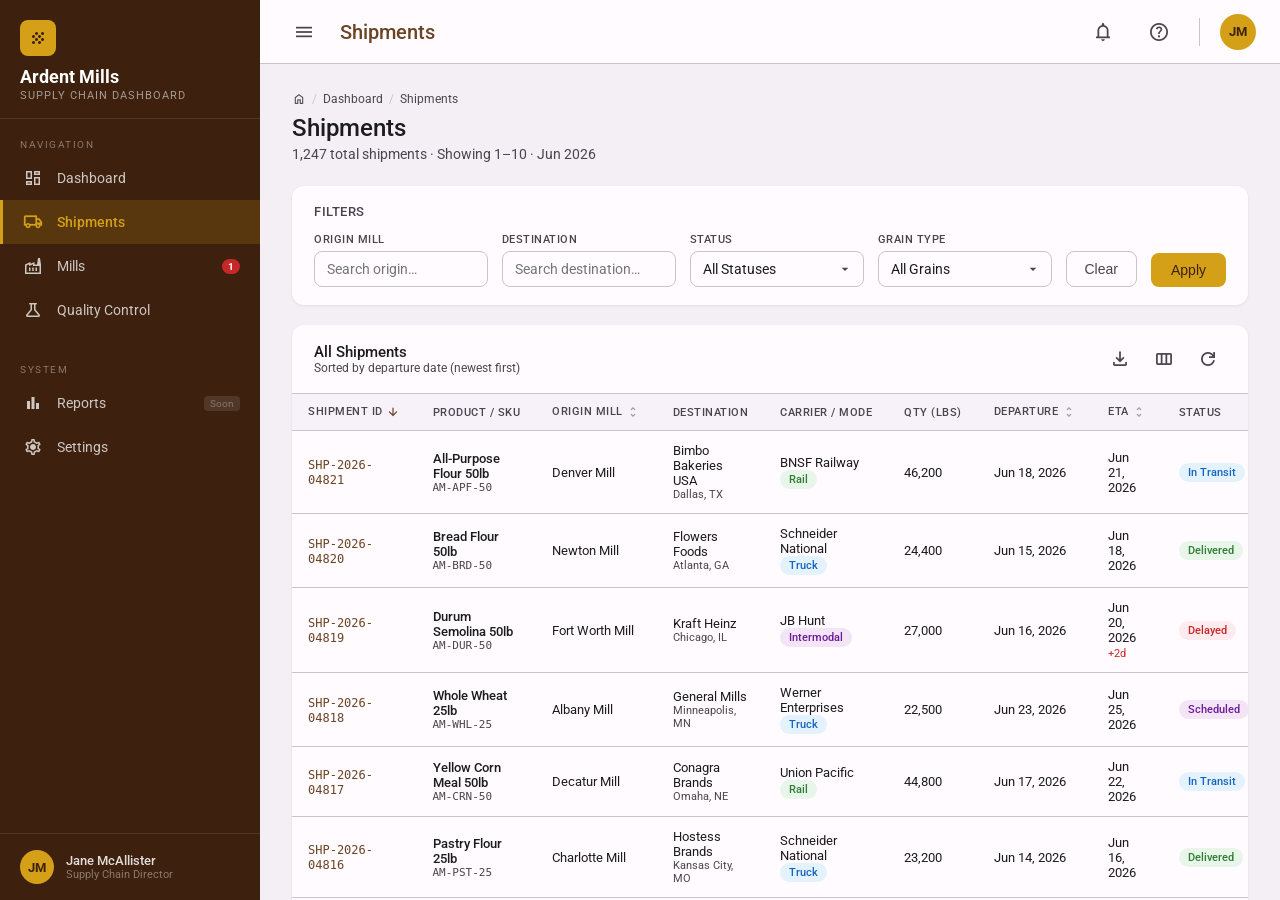
<file: mockup/02-shipments-list.html>
<!DOCTYPE html>
<html lang="en">
<head>
<meta charset="UTF-8">
<meta name="viewport" content="width=device-width, initial-scale=1.0">
<title>Shipments | Ardent Mills</title>
<link rel="preconnect" href="https://fonts.googleapis.com">
<link href="https://fonts.googleapis.com/css2?family=Roboto:wght@300;400;500;700&family=Material+Symbols+Outlined:opsz,wght,FILL,GRAD@20..48,100..700,0..1,-50..200&display=swap" rel="stylesheet">
<style>
:root {
  --am-gold:#D4A017; --am-gold-light:#FEF3C7; --am-grain:#6B4423; --am-grain-dark:#3D200E; --am-grain-mid:#8B5E3C;
  --surface:#FFFBFE; --surface-2:#F7F2FA; --on-surface:#1C1B1F; --on-surface-v:#49454F; --outline:#CAC4D0;
  --op:#2e7d32; --op-bg:#E8F5E9; --rd:#f57f17; --rd-bg:#FFF3E0;
  --mn:#e65100; --mn-bg:#FBE9E7; --off:#c62828; --off-bg:#FFEBEE;
  --it:#1565c0; --it-bg:#E3F2FD; --dl:#c62828; --dl-bg:#FFEBEE; --sc:#6a1b9a; --sc-bg:#F3E5F5;
  --r:12px; --r-sm:8px; --nav-w:260px; --top-h:64px;
}
*,*::before,*::after{box-sizing:border-box;margin:0;padding:0;}
body{font-family:'Roboto',sans-serif;background:#F4EFF4;color:var(--on-surface);display:flex;height:100vh;overflow:hidden;}
.mat-icon{font-family:'Material Symbols Outlined';font-size:22px;line-height:1;vertical-align:middle;font-style:normal;}

.sidenav{width:var(--nav-w);flex-shrink:0;background:var(--am-grain-dark);display:flex;flex-direction:column;height:100vh;overflow-y:auto;}
.sidenav-logo{padding:20px 20px 16px;border-bottom:1px solid rgba(255,255,255,0.1);}
.logo-wheat{width:36px;height:36px;background:var(--am-gold);border-radius:8px;display:flex;align-items:center;justify-content:center;margin-bottom:10px;}
.logo-wheat .mat-icon{font-size:20px;color:var(--am-grain-dark);}
.logo-text{color:#fff;font-size:18px;font-weight:700;}
.logo-sub{color:rgba(255,255,255,0.55);font-size:11px;text-transform:uppercase;letter-spacing:1px;margin-top:2px;}
.nav-section-label{color:rgba(255,255,255,0.4);font-size:10px;text-transform:uppercase;letter-spacing:1.5px;padding:20px 20px 6px;}
.nav-item{display:flex;align-items:center;gap:14px;padding:12px 20px;cursor:pointer;color:rgba(255,255,255,0.75);font-size:14px;border-left:3px solid transparent;text-decoration:none;transition:background 0.15s;}
.nav-item:hover{background:rgba(255,255,255,0.07);}
.nav-item.active{background:rgba(212,160,23,0.18);color:var(--am-gold);border-left-color:var(--am-gold);font-weight:500;}
.nav-item .mat-icon{font-size:20px;}
.nav-badge{margin-left:auto;background:var(--off);color:#fff;font-size:10px;font-weight:700;padding:2px 6px;border-radius:10px;}
.sidenav-footer{margin-top:auto;padding:16px 20px;border-top:1px solid rgba(255,255,255,0.1);display:flex;align-items:center;gap:12px;}
.avatar{width:34px;height:34px;border-radius:50%;background:var(--am-gold);display:flex;align-items:center;justify-content:center;font-size:13px;font-weight:700;color:var(--am-grain-dark);}
.user-name{color:rgba(255,255,255,0.85);font-size:13px;font-weight:500;}
.user-role{color:rgba(255,255,255,0.4);font-size:11px;}

.main-wrap{flex:1;display:flex;flex-direction:column;overflow:hidden;}
.topbar{height:var(--top-h);background:var(--surface);flex-shrink:0;display:flex;align-items:center;padding:0 24px;border-bottom:1px solid var(--outline);gap:16px;}
.topbar-title{font-size:20px;font-weight:500;color:var(--am-grain);flex:1;}
.topbar-btn{width:40px;height:40px;border-radius:50%;background:transparent;border:none;cursor:pointer;display:flex;align-items:center;justify-content:center;color:var(--on-surface-v);}
.topbar-btn:hover{background:var(--surface-2);}
.content{flex:1;overflow-y:auto;padding:28px 32px;}
.page-header{margin-bottom:24px;}
.page-header h1{font-size:24px;font-weight:500;}
.page-header p{color:var(--on-surface-v);font-size:14px;margin-top:4px;}
.breadcrumb{display:flex;align-items:center;gap:6px;color:var(--on-surface-v);font-size:12px;margin-bottom:8px;}
.breadcrumb .sep{color:var(--outline);}

/* Filter card */
.filter-card{background:var(--surface);border-radius:var(--r);padding:18px 22px;box-shadow:0 1px 3px rgba(0,0,0,0.08);margin-bottom:20px;}
.filter-card h3{font-size:13px;font-weight:500;color:var(--on-surface-v);text-transform:uppercase;letter-spacing:0.5px;margin-bottom:14px;}
.filter-row{display:flex;gap:14px;align-items:flex-end;flex-wrap:wrap;}
.form-field{display:flex;flex-direction:column;gap:5px;flex:1;min-width:160px;}
.form-field label{font-size:11px;font-weight:500;color:var(--on-surface-v);text-transform:uppercase;letter-spacing:0.5px;}
.form-field input,.form-field select{
  border:1.5px solid var(--outline);border-radius:var(--r-sm);
  padding:9px 12px;font-size:14px;font-family:'Roboto',sans-serif;
  background:var(--surface);color:var(--on-surface);outline:none;
  transition:border-color 0.15s;
}
.form-field input:focus,.form-field select:focus{border-color:var(--am-gold);}
.form-field select{cursor:pointer;appearance:none;background-image:url("data:image/svg+xml,%3Csvg xmlns='http://www.w3.org/2000/svg' width='16' height='16' viewBox='0 0 24 24'%3E%3Cpath fill='%2349454F' d='M7 10l5 5 5-5z'/%3E%3C/svg%3E");background-repeat:no-repeat;background-position:right 10px center;padding-right:32px;}
.btn-clear{padding:9px 18px;background:transparent;border:1.5px solid var(--outline);border-radius:var(--r-sm);font-size:14px;font-weight:500;cursor:pointer;color:var(--on-surface-v);white-space:nowrap;transition:background 0.15s;}
.btn-clear:hover{background:var(--surface-2);}
.btn-primary{padding:9px 20px;background:var(--am-gold);border:none;border-radius:var(--r-sm);font-size:14px;font-weight:500;cursor:pointer;color:var(--am-grain-dark);white-space:nowrap;transition:opacity 0.15s;}
.btn-primary:hover{opacity:0.9;}

/* Table card */
.table-card{background:var(--surface);border-radius:var(--r);box-shadow:0 1px 3px rgba(0,0,0,0.08);overflow:hidden;}
.table-toolbar{padding:16px 22px;display:flex;align-items:center;justify-content:space-between;border-bottom:1px solid var(--outline);}
.table-toolbar h2{font-size:15px;font-weight:500;}
.table-toolbar p{font-size:12px;color:var(--on-surface-v);}
.toolbar-actions{display:flex;gap:8px;}
.btn-icon{width:36px;height:36px;border-radius:50%;background:transparent;border:none;cursor:pointer;display:flex;align-items:center;justify-content:center;color:var(--on-surface-v);transition:background 0.15s;}
.btn-icon:hover{background:var(--surface-2);}

table{width:100%;border-collapse:collapse;font-size:13px;}
thead th{text-align:left;padding:11px 16px;background:var(--surface-2);font-size:11px;font-weight:500;text-transform:uppercase;letter-spacing:0.5px;color:var(--on-surface-v);border-bottom:1px solid var(--outline);white-space:nowrap;}
thead th.sortable{cursor:pointer;}
thead th.sortable:hover{background:#EDE8F1;}
thead th .sort-icon{font-size:14px;vertical-align:middle;opacity:0.5;}
thead th.sorted .sort-icon{opacity:1;color:var(--am-grain);}
tbody tr{border-bottom:1px solid var(--outline);}
tbody tr:last-child{border-bottom:none;}
tbody td{padding:12px 16px;vertical-align:middle;}
tbody tr:hover td{background:var(--surface-2);}
.row-link{color:var(--am-grain);font-weight:500;text-decoration:none;font-family:monospace;font-size:12px;}
.row-link:hover{text-decoration:underline;}

.badge{display:inline-flex;align-items:center;gap:4px;font-size:11px;font-weight:500;padding:3px 9px;border-radius:20px;white-space:nowrap;}
.badge-in-transit{background:var(--it-bg);color:var(--it);}
.badge-delivered{background:var(--op-bg);color:var(--op);}
.badge-delayed{background:var(--dl-bg);color:var(--dl);}
.badge-scheduled{background:var(--sc-bg);color:var(--sc);}

.mode-rail{background:#E8F5E9;color:#2e7d32;}
.mode-truck{background:#E3F2FD;color:#1565c0;}
.mode-intermodal{background:#F3E5F5;color:#6a1b9a;}

/* Paginator */
.paginator{display:flex;align-items:center;justify-content:space-between;padding:12px 22px;border-top:1px solid var(--outline);}
.paginator p{font-size:13px;color:var(--on-surface-v);}
.paginator-controls{display:flex;align-items:center;gap:4px;}
.page-btn{width:32px;height:32px;border-radius:6px;background:transparent;border:none;cursor:pointer;display:flex;align-items:center;justify-content:center;font-size:13px;font-weight:500;color:var(--on-surface-v);transition:background 0.15s;}
.page-btn:hover{background:var(--surface-2);}
.page-btn.active{background:var(--am-gold-light);color:var(--am-grain);font-weight:700;}
.page-btn:disabled{opacity:0.35;cursor:default;}
.per-page-select{border:1.5px solid var(--outline);border-radius:6px;padding:5px 10px;font-size:13px;background:var(--surface);color:var(--on-surface);cursor:pointer;}
</style>
</head>
<body>

<nav class="sidenav">
  <div class="sidenav-logo">
    <div class="logo-wheat"><span class="mat-icon">grain</span></div>
    <div class="logo-text">Ardent Mills</div>
    <div class="logo-sub">Supply Chain Dashboard</div>
  </div>
  <div class="nav-section-label">Navigation</div>
  <a class="nav-item" href="01-dashboard.html"><span class="mat-icon">dashboard</span> Dashboard</a>
  <a class="nav-item active" href="02-shipments-list.html"><span class="mat-icon">local_shipping</span> Shipments</a>
  <a class="nav-item" href="04-mills-grid.html"><span class="mat-icon">factory</span> Mills <span class="nav-badge">1</span></a>
  <a class="nav-item" href="06-quality-list.html"><span class="mat-icon">science</span> Quality Control</a>
  <div class="nav-section-label" style="margin-top:12px;">System</div>
  <a class="nav-item" href="#"><span class="mat-icon">bar_chart</span> Reports <span style="margin-left:auto;font-size:10px;color:rgba(255,255,255,0.3);background:rgba(255,255,255,0.1);padding:2px 6px;border-radius:4px;">Soon</span></a>
  <a class="nav-item" href="#"><span class="mat-icon">settings</span> Settings</a>
  <div class="sidenav-footer">
    <div class="avatar">JM</div>
    <div><div class="user-name">Jane McAllister</div><div class="user-role">Supply Chain Director</div></div>
  </div>
</nav>

<div class="main-wrap">
  <header class="topbar">
    <button class="topbar-btn"><span class="mat-icon">menu</span></button>
    <span class="topbar-title">Shipments</span>
    <button class="topbar-btn"><span class="mat-icon">notifications</span></button>
    <button class="topbar-btn"><span class="mat-icon">help_outline</span></button>
    <div style="width:1px;height:28px;background:var(--outline);margin:0 4px;"></div>
    <div style="width:36px;height:36px;border-radius:50%;background:var(--am-gold);display:flex;align-items:center;justify-content:center;font-size:13px;font-weight:700;color:var(--am-grain-dark);">JM</div>
  </header>

  <main class="content">
    <div class="page-header">
      <div class="breadcrumb">
        <span class="mat-icon" style="font-size:14px;">home</span>
        <span class="sep">/</span>
        <a href="01-dashboard.html" style="color:var(--on-surface-v);text-decoration:none;">Dashboard</a>
        <span class="sep">/</span> Shipments
      </div>
      <h1>Shipments</h1>
      <p>1,247 total shipments · Showing 1–10 · Jun 2026</p>
    </div>

    <!-- Filter card -->
    <div class="filter-card">
      <h3>Filters</h3>
      <div class="filter-row">
        <div class="form-field">
          <label>Origin Mill</label>
          <input type="text" placeholder="Search origin…" value="">
        </div>
        <div class="form-field">
          <label>Destination</label>
          <input type="text" placeholder="Search destination…" value="">
        </div>
        <div class="form-field">
          <label>Status</label>
          <select>
            <option>All Statuses</option>
            <option selected>All Statuses</option>
            <option>In Transit</option>
            <option>Delivered</option>
            <option>Delayed</option>
            <option>Scheduled</option>
          </select>
        </div>
        <div class="form-field">
          <label>Grain Type</label>
          <select>
            <option>All Grains</option>
            <option>Hard Red Winter Wheat</option>
            <option>Hard Red Spring Wheat</option>
            <option>Durum Wheat</option>
            <option>Soft White Wheat</option>
            <option>Yellow Corn</option>
            <option>Oats</option>
            <option>Rye</option>
          </select>
        </div>
        <button class="btn-clear">Clear</button>
        <button class="btn-primary">Apply</button>
      </div>
    </div>

    <!-- Shipments table -->
    <div class="table-card">
      <div class="table-toolbar">
        <div>
          <h2>All Shipments</h2>
          <p>Sorted by departure date (newest first)</p>
        </div>
        <div class="toolbar-actions">
          <button class="btn-icon" title="Export CSV"><span class="mat-icon">download</span></button>
          <button class="btn-icon" title="Columns"><span class="mat-icon">view_column</span></button>
          <button class="btn-icon" title="Refresh"><span class="mat-icon">refresh</span></button>
        </div>
      </div>

      <div style="overflow-x:auto;">
        <table>
          <thead>
            <tr>
              <th class="sortable sorted">Shipment ID <span class="mat-icon sort-icon">arrow_downward</span></th>
              <th>Product / SKU</th>
              <th class="sortable">Origin Mill <span class="mat-icon sort-icon">unfold_more</span></th>
              <th>Destination</th>
              <th>Carrier / Mode</th>
              <th>Qty (lbs)</th>
              <th class="sortable">Departure <span class="mat-icon sort-icon">unfold_more</span></th>
              <th class="sortable">ETA <span class="mat-icon sort-icon">unfold_more</span></th>
              <th>Status</th>
              <th></th>
            </tr>
          </thead>
          <tbody>
            <tr>
              <td><a href="03-shipment-detail.html" class="row-link">SHP-2026-04821</a></td>
              <td><div style="font-weight:500;font-size:13px;">All-Purpose Flour 50lb</div><div style="font-size:11px;color:var(--on-surface-v);font-family:monospace;">AM-APF-50</div></td>
              <td>Denver Mill</td>
              <td><div>Bimbo Bakeries USA</div><div style="font-size:11px;color:var(--on-surface-v);">Dallas, TX</div></td>
              <td><div>BNSF Railway</div><div><span class="badge mode-rail">Rail</span></div></td>
              <td>46,200</td>
              <td>Jun 18, 2026</td>
              <td>Jun 21, 2026</td>
              <td><span class="badge badge-in-transit">In Transit</span></td>
              <td><button class="btn-icon"><span class="mat-icon">open_in_new</span></button></td>
            </tr>
            <tr>
              <td><a href="03-shipment-detail.html" class="row-link">SHP-2026-04820</a></td>
              <td><div style="font-weight:500;font-size:13px;">Bread Flour 50lb</div><div style="font-size:11px;color:var(--on-surface-v);font-family:monospace;">AM-BRD-50</div></td>
              <td>Newton Mill</td>
              <td><div>Flowers Foods</div><div style="font-size:11px;color:var(--on-surface-v);">Atlanta, GA</div></td>
              <td><div>Schneider National</div><div><span class="badge mode-truck">Truck</span></div></td>
              <td>24,400</td>
              <td>Jun 15, 2026</td>
              <td>Jun 18, 2026</td>
              <td><span class="badge badge-delivered">Delivered</span></td>
              <td><button class="btn-icon"><span class="mat-icon">open_in_new</span></button></td>
            </tr>
            <tr>
              <td><a href="03-shipment-detail.html" class="row-link">SHP-2026-04819</a></td>
              <td><div style="font-weight:500;font-size:13px;">Durum Semolina 50lb</div><div style="font-size:11px;color:var(--on-surface-v);font-family:monospace;">AM-DUR-50</div></td>
              <td>Fort Worth Mill</td>
              <td><div>Kraft Heinz</div><div style="font-size:11px;color:var(--on-surface-v);">Chicago, IL</div></td>
              <td><div>JB Hunt</div><div><span class="badge mode-intermodal">Intermodal</span></div></td>
              <td>27,000</td>
              <td>Jun 16, 2026</td>
              <td>Jun 20, 2026 <span style="color:var(--dl);font-size:11px;">+2d</span></td>
              <td><span class="badge badge-delayed">Delayed</span></td>
              <td><button class="btn-icon"><span class="mat-icon">open_in_new</span></button></td>
            </tr>
            <tr>
              <td><a href="03-shipment-detail.html" class="row-link">SHP-2026-04818</a></td>
              <td><div style="font-weight:500;font-size:13px;">Whole Wheat 25lb</div><div style="font-size:11px;color:var(--on-surface-v);font-family:monospace;">AM-WHL-25</div></td>
              <td>Albany Mill</td>
              <td><div>General Mills</div><div style="font-size:11px;color:var(--on-surface-v);">Minneapolis, MN</div></td>
              <td><div>Werner Enterprises</div><div><span class="badge mode-truck">Truck</span></div></td>
              <td>22,500</td>
              <td>Jun 23, 2026</td>
              <td>Jun 25, 2026</td>
              <td><span class="badge badge-scheduled">Scheduled</span></td>
              <td><button class="btn-icon"><span class="mat-icon">open_in_new</span></button></td>
            </tr>
            <tr>
              <td><a href="03-shipment-detail.html" class="row-link">SHP-2026-04817</a></td>
              <td><div style="font-weight:500;font-size:13px;">Yellow Corn Meal 50lb</div><div style="font-size:11px;color:var(--on-surface-v);font-family:monospace;">AM-CRN-50</div></td>
              <td>Decatur Mill</td>
              <td><div>Conagra Brands</div><div style="font-size:11px;color:var(--on-surface-v);">Omaha, NE</div></td>
              <td><div>Union Pacific</div><div><span class="badge mode-rail">Rail</span></div></td>
              <td>44,800</td>
              <td>Jun 17, 2026</td>
              <td>Jun 22, 2026</td>
              <td><span class="badge badge-in-transit">In Transit</span></td>
              <td><button class="btn-icon"><span class="mat-icon">open_in_new</span></button></td>
            </tr>
            <tr>
              <td><a href="03-shipment-detail.html" class="row-link">SHP-2026-04816</a></td>
              <td><div style="font-weight:500;font-size:13px;">Pastry Flour 25lb</div><div style="font-size:11px;color:var(--on-surface-v);font-family:monospace;">AM-PST-25</div></td>
              <td>Charlotte Mill</td>
              <td><div>Hostess Brands</div><div style="font-size:11px;color:var(--on-surface-v);">Kansas City, MO</div></td>
              <td><div>Schneider National</div><div><span class="badge mode-truck">Truck</span></div></td>
              <td>23,200</td>
              <td>Jun 14, 2026</td>
              <td>Jun 16, 2026</td>
              <td><span class="badge badge-delivered">Delivered</span></td>
              <td><button class="btn-icon"><span class="mat-icon">open_in_new</span></button></td>
            </tr>
            <tr>
              <td><a href="03-shipment-detail.html" class="row-link">SHP-2026-04815</a></td>
              <td><div style="font-weight:500;font-size:13px;">Rolled Oats 25lb</div><div style="font-size:11px;color:var(--on-surface-v);font-family:monospace;">AM-OAT-25</div></td>
              <td>Hopkinsville Mill</td>
              <td><div>Quaker Foods</div><div style="font-size:11px;color:var(--on-surface-v);">Chicago, IL</div></td>
              <td><div>JB Hunt</div><div><span class="badge mode-intermodal">Intermodal</span></div></td>
              <td>25,600</td>
              <td>Jun 19, 2026</td>
              <td>Jun 23, 2026</td>
              <td><span class="badge badge-scheduled">Scheduled</span></td>
              <td><button class="btn-icon"><span class="mat-icon">open_in_new</span></button></td>
            </tr>
            <tr>
              <td><a href="03-shipment-detail.html" class="row-link">SHP-2026-04814</a></td>
              <td><div style="font-weight:500;font-size:13px;">Bread Flour 50lb</div><div style="font-size:11px;color:var(--on-surface-v);font-family:monospace;">AM-BRD-50</div></td>
              <td>Newton Mill</td>
              <td><div>Bimbo Bakeries USA</div><div style="font-size:11px;color:var(--on-surface-v);">San Antonio, TX</div></td>
              <td><div>BNSF Railway</div><div><span class="badge mode-rail">Rail</span></div></td>
              <td>47,600</td>
              <td>Jun 12, 2026</td>
              <td>Jun 15, 2026</td>
              <td><span class="badge badge-delivered">Delivered</span></td>
              <td><button class="btn-icon"><span class="mat-icon">open_in_new</span></button></td>
            </tr>
            <tr>
              <td><a href="03-shipment-detail.html" class="row-link">SHP-2026-04813</a></td>
              <td><div style="font-weight:500;font-size:13px;">All-Purpose Flour 50lb</div><div style="font-size:11px;color:var(--on-surface-v);font-family:monospace;">AM-APF-50</div></td>
              <td>Fort Worth Mill</td>
              <td><div>Flowers Foods</div><div style="font-size:11px;color:var(--on-surface-v);">Houston, TX</div></td>
              <td><div>Werner Enterprises</div><div><span class="badge mode-truck">Truck</span></div></td>
              <td>23,800</td>
              <td>Jun 11, 2026</td>
              <td>Jun 13, 2026 <span style="color:var(--dl);font-size:11px;">+1d</span></td>
              <td><span class="badge badge-delayed">Delayed</span></td>
              <td><button class="btn-icon"><span class="mat-icon">open_in_new</span></button></td>
            </tr>
            <tr>
              <td><a href="03-shipment-detail.html" class="row-link">SHP-2026-04812</a></td>
              <td><div style="font-weight:500;font-size:13px;">Rye Flour 25lb</div><div style="font-size:11px;color:var(--on-surface-v);font-family:monospace;">AM-RYE-25</div></td>
              <td>Modesto Mill</td>
              <td><div>General Mills</div><div style="font-size:11px;color:var(--on-surface-v);">Sacramento, CA</div></td>
              <td><div>Union Pacific</div><div><span class="badge mode-rail">Rail</span></div></td>
              <td>44,000</td>
              <td>Jun 10, 2026</td>
              <td>Jun 14, 2026</td>
              <td><span class="badge badge-in-transit">In Transit</span></td>
              <td><button class="btn-icon"><span class="mat-icon">open_in_new</span></button></td>
            </tr>
          </tbody>
        </table>
      </div>

      <div class="paginator">
        <p>Showing <strong>1–10</strong> of <strong>1,247</strong> shipments</p>
        <div style="display:flex;align-items:center;gap:20px;">
          <div style="display:flex;align-items:center;gap:8px;font-size:13px;color:var(--on-surface-v);">
            Rows per page:
            <select class="per-page-select">
              <option>10</option><option>25</option><option>50</option>
            </select>
          </div>
          <div class="paginator-controls">
            <button class="page-btn" disabled><span class="mat-icon" style="font-size:18px;">first_page</span></button>
            <button class="page-btn" disabled><span class="mat-icon" style="font-size:18px;">chevron_left</span></button>
            <button class="page-btn active">1</button>
            <button class="page-btn">2</button>
            <button class="page-btn">3</button>
            <span style="font-size:13px;color:var(--on-surface-v);">…</span>
            <button class="page-btn">125</button>
            <button class="page-btn"><span class="mat-icon" style="font-size:18px;">chevron_right</span></button>
            <button class="page-btn"><span class="mat-icon" style="font-size:18px;">last_page</span></button>
          </div>
        </div>
      </div>
    </div>
  </main>
</div>
</body>
</html>
</file>
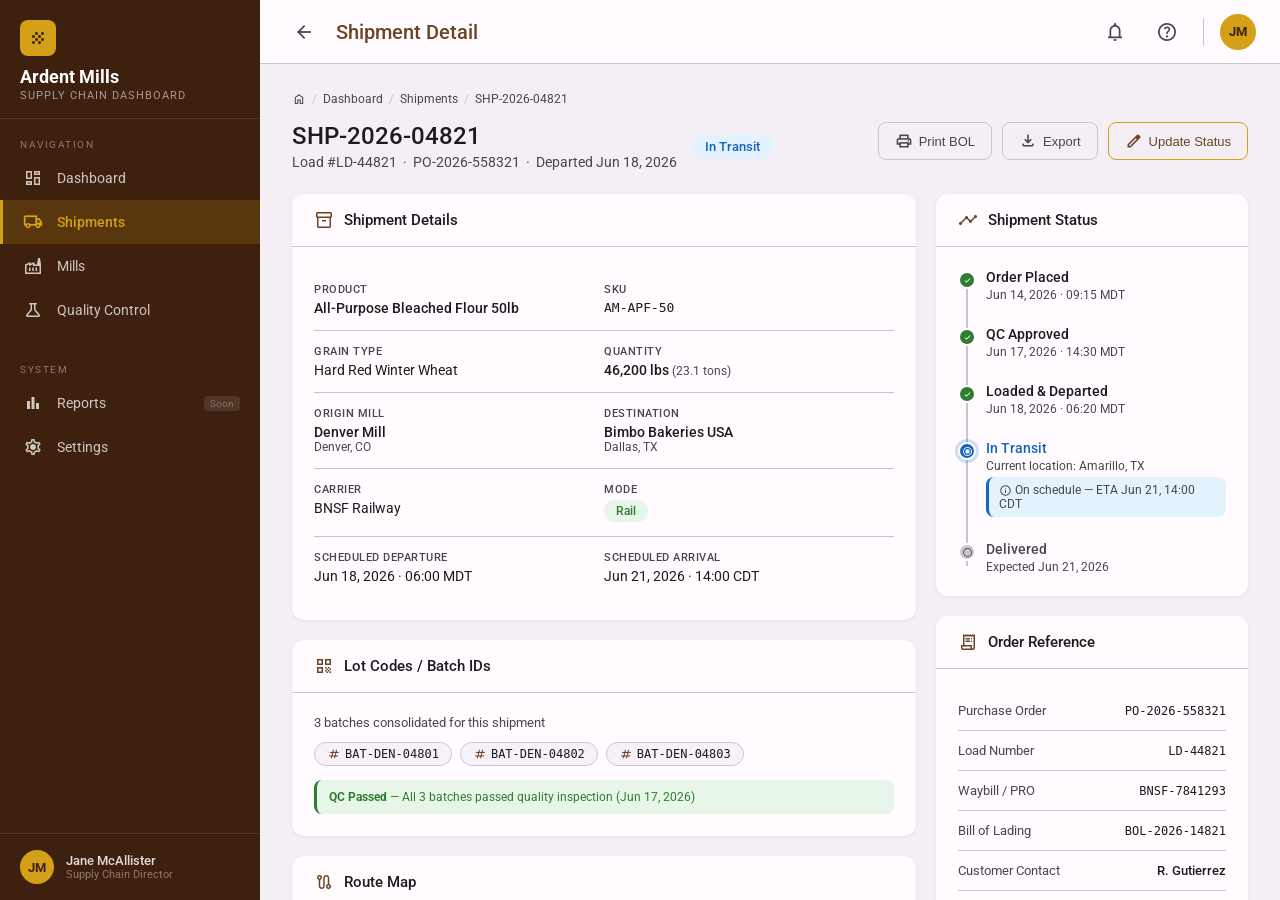
<file: mockup/03-shipment-detail.html>
<!DOCTYPE html>
<html lang="en">
<head>
<meta charset="UTF-8">
<meta name="viewport" content="width=device-width, initial-scale=1.0">
<title>SHP-2026-04821 | Ardent Mills</title>
<link rel="preconnect" href="https://fonts.googleapis.com">
<link href="https://fonts.googleapis.com/css2?family=Roboto:wght@300;400;500;700&family=Material+Symbols+Outlined:opsz,wght,FILL,GRAD@20..48,100..700,0..1,-50..200&display=swap" rel="stylesheet">
<style>
:root {
  --am-gold:#D4A017;--am-gold-light:#FEF3C7;--am-grain:#6B4423;--am-grain-dark:#3D200E;--am-grain-mid:#8B5E3C;
  --surface:#FFFBFE;--surface-2:#F7F2FA;--on-surface:#1C1B1F;--on-surface-v:#49454F;--outline:#CAC4D0;
  --op:#2e7d32;--op-bg:#E8F5E9;--it:#1565c0;--it-bg:#E3F2FD;--dl:#c62828;--dl-bg:#FFEBEE;--sc:#6a1b9a;--sc-bg:#F3E5F5;
  --r:12px;--r-sm:8px;--nav-w:260px;--top-h:64px;
}
*,*::before,*::after{box-sizing:border-box;margin:0;padding:0;}
body{font-family:'Roboto',sans-serif;background:#F4EFF4;color:var(--on-surface);display:flex;height:100vh;overflow:hidden;}
.mat-icon{font-family:'Material Symbols Outlined';font-size:22px;line-height:1;vertical-align:middle;font-style:normal;}

.sidenav{width:var(--nav-w);flex-shrink:0;background:var(--am-grain-dark);display:flex;flex-direction:column;height:100vh;overflow-y:auto;}
.sidenav-logo{padding:20px 20px 16px;border-bottom:1px solid rgba(255,255,255,0.1);}
.logo-wheat{width:36px;height:36px;background:var(--am-gold);border-radius:8px;display:flex;align-items:center;justify-content:center;margin-bottom:10px;}
.logo-wheat .mat-icon{font-size:20px;color:var(--am-grain-dark);}
.logo-text{color:#fff;font-size:18px;font-weight:700;}
.logo-sub{color:rgba(255,255,255,0.55);font-size:11px;text-transform:uppercase;letter-spacing:1px;margin-top:2px;}
.nav-section-label{color:rgba(255,255,255,0.4);font-size:10px;text-transform:uppercase;letter-spacing:1.5px;padding:20px 20px 6px;}
.nav-item{display:flex;align-items:center;gap:14px;padding:12px 20px;cursor:pointer;color:rgba(255,255,255,0.75);font-size:14px;border-left:3px solid transparent;text-decoration:none;transition:background 0.15s;}
.nav-item:hover{background:rgba(255,255,255,0.07);}
.nav-item.active{background:rgba(212,160,23,0.18);color:var(--am-gold);border-left-color:var(--am-gold);font-weight:500;}
.nav-item .mat-icon{font-size:20px;}
.sidenav-footer{margin-top:auto;padding:16px 20px;border-top:1px solid rgba(255,255,255,0.1);display:flex;align-items:center;gap:12px;}
.avatar{width:34px;height:34px;border-radius:50%;background:var(--am-gold);display:flex;align-items:center;justify-content:center;font-size:13px;font-weight:700;color:var(--am-grain-dark);}
.user-name{color:rgba(255,255,255,0.85);font-size:13px;font-weight:500;}
.user-role{color:rgba(255,255,255,0.4);font-size:11px;}

.main-wrap{flex:1;display:flex;flex-direction:column;overflow:hidden;}
.topbar{height:var(--top-h);background:var(--surface);flex-shrink:0;display:flex;align-items:center;padding:0 24px;border-bottom:1px solid var(--outline);gap:12px;}
.topbar-title{font-size:20px;font-weight:500;color:var(--am-grain);flex:1;}
.topbar-btn{width:40px;height:40px;border-radius:50%;background:transparent;border:none;cursor:pointer;display:flex;align-items:center;justify-content:center;color:var(--on-surface-v);}
.topbar-btn:hover{background:var(--surface-2);}
.content{flex:1;overflow-y:auto;padding:28px 32px;}

.breadcrumb{display:flex;align-items:center;gap:6px;color:var(--on-surface-v);font-size:12px;margin-bottom:16px;}
.breadcrumb a{color:var(--on-surface-v);text-decoration:none;}
.breadcrumb a:hover{color:var(--am-grain);}
.breadcrumb .sep{color:var(--outline);}

.detail-header{display:flex;align-items:flex-start;justify-content:space-between;margin-bottom:24px;gap:20px;flex-wrap:wrap;}
.detail-title{display:flex;align-items:center;gap:14px;}
.detail-title h1{font-size:24px;font-weight:500;}
.header-actions{display:flex;gap:10px;}
.btn-outlined{display:flex;align-items:center;gap:6px;padding:9px 16px;background:transparent;border:1.5px solid var(--outline);border-radius:var(--r-sm);font-size:13px;font-weight:500;cursor:pointer;color:var(--on-surface-v);transition:background 0.15s;}
.btn-outlined:hover{background:var(--surface-2);}

.badge{display:inline-flex;align-items:center;gap:4px;font-size:12px;font-weight:500;padding:4px 12px;border-radius:20px;white-space:nowrap;}
.badge-in-transit{background:var(--it-bg);color:var(--it);}
.badge-delivered{background:var(--op-bg);color:var(--op);}
.badge-delayed{background:var(--dl-bg);color:var(--dl);}
.badge-scheduled{background:var(--sc-bg);color:var(--sc);}

/* Layout grid */
.detail-grid{display:grid;grid-template-columns:2fr 1fr;gap:20px;margin-bottom:20px;}
.card{background:var(--surface);border-radius:var(--r);box-shadow:0 1px 3px rgba(0,0,0,0.08);overflow:hidden;}
.card-header{padding:16px 22px;border-bottom:1px solid var(--outline);display:flex;align-items:center;gap:10px;}
.card-header h2{font-size:15px;font-weight:500;}
.card-header .mat-icon{font-size:20px;color:var(--am-grain);}
.card-body{padding:22px;}

/* Metadata list */
.meta-grid{display:grid;grid-template-columns:1fr 1fr;gap:0;}
.meta-item{padding:14px 0;border-bottom:1px solid var(--outline);}
.meta-item:nth-last-child(-n+2){border-bottom:none;}
.meta-label{font-size:11px;font-weight:500;text-transform:uppercase;letter-spacing:0.5px;color:var(--on-surface-v);margin-bottom:4px;}
.meta-value{font-size:14px;color:var(--on-surface);font-weight:400;}
.meta-value.mono{font-family:monospace;font-size:13px;}
.meta-value.bold{font-weight:500;}

/* Status timeline */
.timeline{position:relative;padding-left:28px;}
.timeline::before{content:'';position:absolute;left:8px;top:8px;bottom:8px;width:2px;background:var(--outline);}
.timeline-item{position:relative;margin-bottom:24px;}
.timeline-item:last-child{margin-bottom:0;}
.timeline-dot{
  position:absolute;left:-28px;top:2px;
  width:18px;height:18px;border-radius:50%;
  display:flex;align-items:center;justify-content:center;
  font-size:12px;
  border:2px solid #fff;
  z-index:1;
}
.timeline-dot.done{background:var(--op);}
.timeline-dot.active{background:var(--it);box-shadow:0 0 0 3px rgba(21,101,192,0.2);}
.timeline-dot.pending{background:var(--outline);}
.timeline-dot .mat-icon{font-size:11px;color:#fff;}
.timeline-label{font-size:14px;font-weight:500;margin-bottom:3px;}
.timeline-date{font-size:12px;color:var(--on-surface-v);}
.timeline-note{font-size:12px;color:var(--on-surface-v);margin-top:4px;padding:6px 10px;background:var(--it-bg);border-radius:var(--r-sm);border-left:3px solid var(--it);}

/* Lot codes chip list */
.chip-list{display:flex;flex-wrap:wrap;gap:8px;margin-top:8px;}
.chip{display:inline-flex;align-items:center;gap:4px;padding:4px 12px;border-radius:20px;background:var(--surface-2);border:1px solid var(--outline);font-size:12px;font-family:monospace;}

/* Shipment map placeholder */
.map-placeholder{background:linear-gradient(135deg,#EDE8F1 0%,#DDD5E7 100%);border-radius:var(--r);height:200px;display:flex;align-items:center;justify-content:center;flex-direction:column;gap:8px;color:var(--on-surface-v);}
.map-placeholder .mat-icon{font-size:40px;color:var(--outline);}

/* Bottom row */
.bottom-row{display:grid;grid-template-columns:1fr 1fr;gap:20px;}
.info-list{}
.info-row{display:flex;justify-content:space-between;align-items:center;padding:12px 0;border-bottom:1px solid var(--outline);font-size:13px;}
.info-row:last-child{border-bottom:none;}
.info-row .label{color:var(--on-surface-v);}
.info-row .value{font-weight:500;text-align:right;}
</style>
</head>
<body>

<nav class="sidenav">
  <div class="sidenav-logo">
    <div class="logo-wheat"><span class="mat-icon">grain</span></div>
    <div class="logo-text">Ardent Mills</div>
    <div class="logo-sub">Supply Chain Dashboard</div>
  </div>
  <div class="nav-section-label">Navigation</div>
  <a class="nav-item" href="01-dashboard.html"><span class="mat-icon">dashboard</span> Dashboard</a>
  <a class="nav-item active" href="02-shipments-list.html"><span class="mat-icon">local_shipping</span> Shipments</a>
  <a class="nav-item" href="04-mills-grid.html"><span class="mat-icon">factory</span> Mills</a>
  <a class="nav-item" href="06-quality-list.html"><span class="mat-icon">science</span> Quality Control</a>
  <div class="nav-section-label" style="margin-top:12px;">System</div>
  <a class="nav-item" href="#"><span class="mat-icon">bar_chart</span> Reports <span style="margin-left:auto;font-size:10px;color:rgba(255,255,255,0.3);background:rgba(255,255,255,0.1);padding:2px 6px;border-radius:4px;">Soon</span></a>
  <a class="nav-item" href="#"><span class="mat-icon">settings</span> Settings</a>
  <div class="sidenav-footer">
    <div class="avatar">JM</div>
    <div><div class="user-name">Jane McAllister</div><div class="user-role">Supply Chain Director</div></div>
  </div>
</nav>

<div class="main-wrap">
  <header class="topbar">
    <button class="topbar-btn"><span class="mat-icon">arrow_back</span></button>
    <span class="topbar-title">Shipment Detail</span>
    <button class="topbar-btn"><span class="mat-icon">notifications</span></button>
    <button class="topbar-btn"><span class="mat-icon">help_outline</span></button>
    <div style="width:1px;height:28px;background:var(--outline);margin:0 4px;"></div>
    <div style="width:36px;height:36px;border-radius:50%;background:var(--am-gold);display:flex;align-items:center;justify-content:center;font-size:13px;font-weight:700;color:var(--am-grain-dark);">JM</div>
  </header>

  <main class="content">
    <div class="breadcrumb">
      <span class="mat-icon" style="font-size:14px;">home</span>
      <span class="sep">/</span>
      <a href="01-dashboard.html">Dashboard</a>
      <span class="sep">/</span>
      <a href="02-shipments-list.html">Shipments</a>
      <span class="sep">/</span>
      SHP-2026-04821
    </div>

    <div class="detail-header">
      <div class="detail-title">
        <div>
          <h1>SHP-2026-04821</h1>
          <p style="color:var(--on-surface-v);font-size:14px;margin-top:4px;">Load #LD-44821 &nbsp;·&nbsp; PO-2026-558321 &nbsp;·&nbsp; Departed Jun 18, 2026</p>
        </div>
        <span class="badge badge-in-transit" style="font-size:13px;padding:5px 14px;">In Transit</span>
      </div>
      <div class="header-actions">
        <button class="btn-outlined"><span class="mat-icon" style="font-size:18px;">print</span> Print BOL</button>
        <button class="btn-outlined"><span class="mat-icon" style="font-size:18px;">download</span> Export</button>
        <button class="btn-outlined" style="color:var(--am-grain);border-color:var(--am-gold);"><span class="mat-icon" style="font-size:18px;">edit</span> Update Status</button>
      </div>
    </div>

    <div class="detail-grid">
      <!-- Left: main metadata -->
      <div>
        <div class="card" style="margin-bottom:20px;">
          <div class="card-header">
            <span class="mat-icon">inventory_2</span>
            <h2>Shipment Details</h2>
          </div>
          <div class="card-body">
            <div class="meta-grid">
              <div class="meta-item">
                <div class="meta-label">Product</div>
                <div class="meta-value bold">All-Purpose Bleached Flour 50lb</div>
              </div>
              <div class="meta-item">
                <div class="meta-label">SKU</div>
                <div class="meta-value mono">AM-APF-50</div>
              </div>
              <div class="meta-item">
                <div class="meta-label">Grain Type</div>
                <div class="meta-value">Hard Red Winter Wheat</div>
              </div>
              <div class="meta-item">
                <div class="meta-label">Quantity</div>
                <div class="meta-value bold">46,200 lbs <span style="font-size:12px;color:var(--on-surface-v);font-weight:400;">(23.1 tons)</span></div>
              </div>
              <div class="meta-item">
                <div class="meta-label">Origin Mill</div>
                <div class="meta-value bold">Denver Mill</div>
                <div style="font-size:12px;color:var(--on-surface-v);">Denver, CO</div>
              </div>
              <div class="meta-item">
                <div class="meta-label">Destination</div>
                <div class="meta-value bold">Bimbo Bakeries USA</div>
                <div style="font-size:12px;color:var(--on-surface-v);">Dallas, TX</div>
              </div>
              <div class="meta-item">
                <div class="meta-label">Carrier</div>
                <div class="meta-value">BNSF Railway</div>
              </div>
              <div class="meta-item">
                <div class="meta-label">Mode</div>
                <div class="meta-value"><span class="badge" style="background:#E8F5E9;color:#2e7d32;font-size:12px;">Rail</span></div>
              </div>
              <div class="meta-item">
                <div class="meta-label">Scheduled Departure</div>
                <div class="meta-value">Jun 18, 2026 · 06:00 MDT</div>
              </div>
              <div class="meta-item">
                <div class="meta-label">Scheduled Arrival</div>
                <div class="meta-value">Jun 21, 2026 · 14:00 CDT</div>
              </div>
            </div>
          </div>
        </div>

        <!-- Lot codes -->
        <div class="card" style="margin-bottom:20px;">
          <div class="card-header">
            <span class="mat-icon">qr_code</span>
            <h2>Lot Codes / Batch IDs</h2>
          </div>
          <div class="card-body">
            <p style="font-size:13px;color:var(--on-surface-v);margin-bottom:12px;">3 batches consolidated for this shipment</p>
            <div class="chip-list">
              <span class="chip"><span class="mat-icon" style="font-size:14px;color:var(--am-grain);">tag</span> BAT-DEN-04801</span>
              <span class="chip"><span class="mat-icon" style="font-size:14px;color:var(--am-grain);">tag</span> BAT-DEN-04802</span>
              <span class="chip"><span class="mat-icon" style="font-size:14px;color:var(--am-grain);">tag</span> BAT-DEN-04803</span>
            </div>
            <div style="margin-top:14px;padding:10px 12px;background:var(--op-bg);border-radius:var(--r-sm);border-left:3px solid var(--op);font-size:12px;color:var(--op);">
              <strong>QC Passed</strong> — All 3 batches passed quality inspection (Jun 17, 2026)
            </div>
          </div>
        </div>

        <!-- Route map placeholder -->
        <div class="card">
          <div class="card-header">
            <span class="mat-icon">route</span>
            <h2>Route Map</h2>
          </div>
          <div class="card-body">
            <div class="map-placeholder">
              <span class="mat-icon">map</span>
              <span style="font-size:14px;">Denver, CO → Dallas, TX</span>
              <span style="font-size:12px;">~925 miles · Est. 3 days via BNSF</span>
            </div>
          </div>
        </div>
      </div>

      <!-- Right: status timeline + summary -->
      <div>
        <div class="card" style="margin-bottom:20px;">
          <div class="card-header">
            <span class="mat-icon">timeline</span>
            <h2>Shipment Status</h2>
          </div>
          <div class="card-body">
            <div class="timeline">
              <div class="timeline-item">
                <div class="timeline-dot done"><span class="mat-icon">check</span></div>
                <div class="timeline-label">Order Placed</div>
                <div class="timeline-date">Jun 14, 2026 · 09:15 MDT</div>
              </div>
              <div class="timeline-item">
                <div class="timeline-dot done"><span class="mat-icon">check</span></div>
                <div class="timeline-label">QC Approved</div>
                <div class="timeline-date">Jun 17, 2026 · 14:30 MDT</div>
              </div>
              <div class="timeline-item">
                <div class="timeline-dot done"><span class="mat-icon">check</span></div>
                <div class="timeline-label">Loaded &amp; Departed</div>
                <div class="timeline-date">Jun 18, 2026 · 06:20 MDT</div>
              </div>
              <div class="timeline-item">
                <div class="timeline-dot active"><span class="mat-icon">radio_button_checked</span></div>
                <div class="timeline-label" style="color:var(--it);">In Transit</div>
                <div class="timeline-date">Current location: Amarillo, TX</div>
                <div class="timeline-note"><span class="mat-icon" style="font-size:13px;">info</span> On schedule — ETA Jun 21, 14:00 CDT</div>
              </div>
              <div class="timeline-item">
                <div class="timeline-dot pending"><span class="mat-icon" style="font-size:11px;color:var(--on-surface-v);">circle</span></div>
                <div class="timeline-label" style="color:var(--on-surface-v);">Delivered</div>
                <div class="timeline-date" style="color:var(--on-surface-v);">Expected Jun 21, 2026</div>
              </div>
            </div>
          </div>
        </div>

        <div class="card" style="margin-bottom:20px;">
          <div class="card-header">
            <span class="mat-icon">receipt_long</span>
            <h2>Order Reference</h2>
          </div>
          <div class="card-body">
            <div class="info-list">
              <div class="info-row"><span class="label">Purchase Order</span><span class="value" style="font-family:monospace;font-size:12px;">PO-2026-558321</span></div>
              <div class="info-row"><span class="label">Load Number</span><span class="value" style="font-family:monospace;font-size:12px;">LD-44821</span></div>
              <div class="info-row"><span class="label">Waybill / PRO</span><span class="value" style="font-family:monospace;font-size:12px;">BNSF-7841293</span></div>
              <div class="info-row"><span class="label">Bill of Lading</span><span class="value" style="font-family:monospace;font-size:12px;">BOL-2026-14821</span></div>
              <div class="info-row"><span class="label">Customer Contact</span><span class="value">R. Gutierrez</span></div>
              <div class="info-row"><span class="label">Account Manager</span><span class="value">T. Hendricks</span></div>
            </div>
          </div>
        </div>

        <div class="card">
          <div class="card-header">
            <span class="mat-icon">trending_up</span>
            <h2>Performance</h2>
          </div>
          <div class="card-body">
            <div class="info-list">
              <div class="info-row"><span class="label">On-time status</span><span class="value" style="color:var(--op);">On schedule</span></div>
              <div class="info-row"><span class="label">Transit time</span><span class="value">3 days (Est.)</span></div>
              <div class="info-row"><span class="label">Distance</span><span class="value">925 miles</span></div>
              <div class="info-row"><span class="label">Cost per cwt</span><span class="value">$1.84</span></div>
            </div>
          </div>
        </div>
      </div>
    </div>

  </main>
</div>
</body>
</html>
</file>
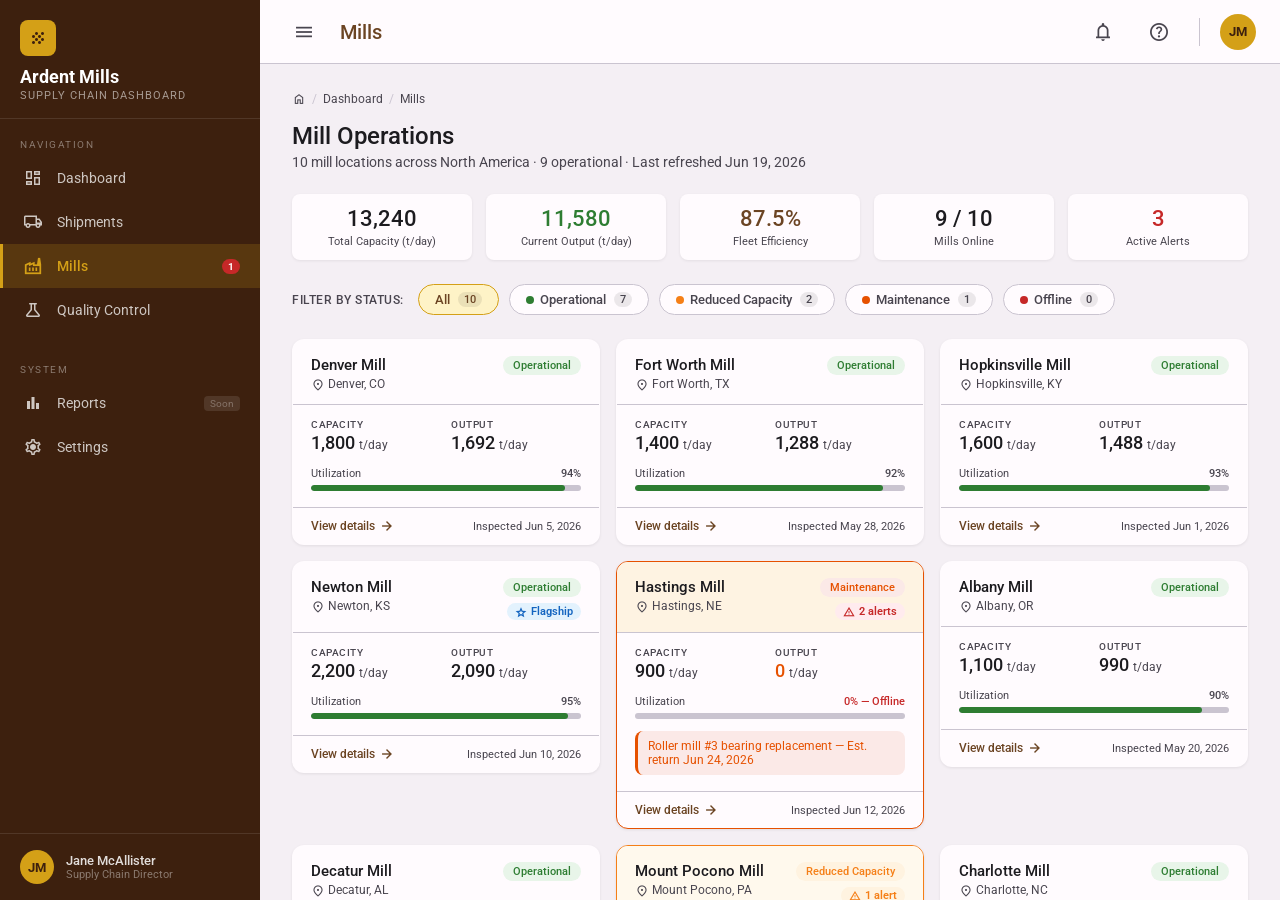
<file: mockup/04-mills-grid.html>
<!DOCTYPE html>
<html lang="en">
<head>
<meta charset="UTF-8">
<meta name="viewport" content="width=device-width, initial-scale=1.0">
<title>Mills | Ardent Mills</title>
<link rel="preconnect" href="https://fonts.googleapis.com">
<link href="https://fonts.googleapis.com/css2?family=Roboto:wght@300;400;500;700&family=Material+Symbols+Outlined:opsz,wght,FILL,GRAD@20..48,100..700,0..1,-50..200&display=swap" rel="stylesheet">
<style>
:root {
  --am-gold:#D4A017;--am-gold-light:#FEF3C7;--am-grain:#6B4423;--am-grain-dark:#3D200E;
  --surface:#FFFBFE;--surface-2:#F7F2FA;--on-surface:#1C1B1F;--on-surface-v:#49454F;--outline:#CAC4D0;
  --op:#2e7d32;--op-bg:#E8F5E9;--rd:#f57f17;--rd-bg:#FFF3E0;
  --mn:#e65100;--mn-bg:#FBE9E7;--off:#c62828;--off-bg:#FFEBEE;
  --r:12px;--r-sm:8px;--nav-w:260px;--top-h:64px;
}
*,*::before,*::after{box-sizing:border-box;margin:0;padding:0;}
body{font-family:'Roboto',sans-serif;background:#F4EFF4;color:var(--on-surface);display:flex;height:100vh;overflow:hidden;}
.mat-icon{font-family:'Material Symbols Outlined';font-size:22px;line-height:1;vertical-align:middle;font-style:normal;}

.sidenav{width:var(--nav-w);flex-shrink:0;background:var(--am-grain-dark);display:flex;flex-direction:column;height:100vh;overflow-y:auto;}
.sidenav-logo{padding:20px 20px 16px;border-bottom:1px solid rgba(255,255,255,0.1);}
.logo-wheat{width:36px;height:36px;background:var(--am-gold);border-radius:8px;display:flex;align-items:center;justify-content:center;margin-bottom:10px;}
.logo-wheat .mat-icon{font-size:20px;color:var(--am-grain-dark);}
.logo-text{color:#fff;font-size:18px;font-weight:700;}
.logo-sub{color:rgba(255,255,255,0.55);font-size:11px;text-transform:uppercase;letter-spacing:1px;margin-top:2px;}
.nav-section-label{color:rgba(255,255,255,0.4);font-size:10px;text-transform:uppercase;letter-spacing:1.5px;padding:20px 20px 6px;}
.nav-item{display:flex;align-items:center;gap:14px;padding:12px 20px;cursor:pointer;color:rgba(255,255,255,0.75);font-size:14px;border-left:3px solid transparent;text-decoration:none;transition:background 0.15s;}
.nav-item:hover{background:rgba(255,255,255,0.07);}
.nav-item.active{background:rgba(212,160,23,0.18);color:var(--am-gold);border-left-color:var(--am-gold);font-weight:500;}
.nav-item .mat-icon{font-size:20px;}
.nav-badge-red{margin-left:auto;background:var(--off);color:#fff;font-size:10px;font-weight:700;padding:2px 6px;border-radius:10px;}
.sidenav-footer{margin-top:auto;padding:16px 20px;border-top:1px solid rgba(255,255,255,0.1);display:flex;align-items:center;gap:12px;}
.avatar{width:34px;height:34px;border-radius:50%;background:var(--am-gold);display:flex;align-items:center;justify-content:center;font-size:13px;font-weight:700;color:var(--am-grain-dark);}

.main-wrap{flex:1;display:flex;flex-direction:column;overflow:hidden;}
.topbar{height:var(--top-h);background:var(--surface);flex-shrink:0;display:flex;align-items:center;padding:0 24px;border-bottom:1px solid var(--outline);gap:16px;}
.topbar-title{font-size:20px;font-weight:500;color:var(--am-grain);flex:1;}
.topbar-btn{width:40px;height:40px;border-radius:50%;background:transparent;border:none;cursor:pointer;display:flex;align-items:center;justify-content:center;color:var(--on-surface-v);}
.topbar-btn:hover{background:var(--surface-2);}
.content{flex:1;overflow-y:auto;padding:28px 32px;}

.breadcrumb{display:flex;align-items:center;gap:6px;color:var(--on-surface-v);font-size:12px;margin-bottom:16px;}
.breadcrumb a{color:var(--on-surface-v);text-decoration:none;}
.breadcrumb .sep{color:var(--outline);}

.page-header{margin-bottom:24px;}
.page-header h1{font-size:24px;font-weight:500;}
.page-header p{color:var(--on-surface-v);font-size:14px;margin-top:4px;}

/* Filter chips */
.chip-filter-row{display:flex;align-items:center;gap:10px;margin-bottom:24px;flex-wrap:wrap;}
.chip-filter-label{font-size:12px;color:var(--on-surface-v);font-weight:500;text-transform:uppercase;letter-spacing:0.5px;margin-right:4px;}
.chip-filter{display:inline-flex;align-items:center;gap:6px;padding:7px 16px;border-radius:20px;font-size:13px;font-weight:500;cursor:pointer;border:1.5px solid var(--outline);background:var(--surface);color:var(--on-surface-v);transition:all 0.15s;text-decoration:none;}
.chip-filter:hover{background:var(--surface-2);}
.chip-filter.selected{border-color:var(--am-gold);background:var(--am-gold-light);color:var(--am-grain);}
.chip-filter .dot{width:8px;height:8px;border-radius:50%;display:inline-block;}
.chip-filter-count{font-size:11px;background:rgba(0,0,0,0.08);border-radius:10px;padding:1px 6px;margin-left:2px;}

/* Stats bar */
.stats-bar{display:grid;grid-template-columns:repeat(5,1fr);gap:14px;margin-bottom:24px;}
.stat-pill{background:var(--surface);border-radius:var(--r-sm);padding:12px 16px;box-shadow:0 1px 3px rgba(0,0,0,0.07);text-align:center;}
.stat-pill .val{font-size:22px;font-weight:500;line-height:1.2;}
.stat-pill .lbl{font-size:11px;color:var(--on-surface-v);margin-top:3px;}

/* Mill grid */
.mills-grid{display:grid;grid-template-columns:repeat(auto-fill,minmax(300px,1fr));gap:16px;}
.mill-card{background:var(--surface);border-radius:var(--r);box-shadow:0 1px 3px rgba(0,0,0,0.08);overflow:hidden;cursor:pointer;transition:box-shadow 0.2s,transform 0.15s;border:1.5px solid transparent;}
.mill-card:hover{box-shadow:0 4px 12px rgba(0,0,0,0.12);transform:translateY(-2px);border-color:var(--am-gold);}
.mill-card-header{padding:16px 18px 12px;border-bottom:1px solid var(--outline);display:flex;justify-content:space-between;align-items:flex-start;}
.mill-name{font-size:15px;font-weight:500;margin-bottom:3px;}
.mill-location{font-size:12px;color:var(--on-surface-v);}
.mill-status-wrap{display:flex;flex-direction:column;align-items:flex-end;gap:6px;}
.badge{display:inline-flex;align-items:center;gap:4px;font-size:11px;font-weight:500;padding:3px 10px;border-radius:20px;}
.badge-operational{background:var(--op-bg);color:var(--op);}
.badge-reduced{background:var(--rd-bg);color:var(--rd);}
.badge-maintenance{background:var(--mn-bg);color:var(--mn);}
.badge-offline{background:var(--off-bg);color:var(--off);}
.alert-badge{display:inline-flex;align-items:center;gap:4px;font-size:11px;font-weight:600;padding:2px 8px;border-radius:10px;background:var(--off-bg);color:var(--off);}
.warn-badge{display:inline-flex;align-items:center;gap:4px;font-size:11px;font-weight:600;padding:2px 8px;border-radius:10px;background:var(--rd-bg);color:var(--rd);}
.info-badge{display:inline-flex;align-items:center;gap:4px;font-size:11px;font-weight:600;padding:2px 8px;border-radius:10px;background:#E3F2FD;color:#1565c0;}

.mill-card-body{padding:14px 18px 16px;}
.mill-stats{display:grid;grid-template-columns:1fr 1fr;gap:10px;margin-bottom:14px;}
.mill-stat .lbl{font-size:10px;text-transform:uppercase;letter-spacing:0.5px;color:var(--on-surface-v);font-weight:500;}
.mill-stat .val{font-size:18px;font-weight:500;margin-top:2px;}
.mill-stat .unit{font-size:12px;color:var(--on-surface-v);font-weight:400;}

/* Progress bar */
.prog-wrap{margin-top:6px;}
.prog-label{display:flex;justify-content:space-between;font-size:11px;color:var(--on-surface-v);margin-bottom:5px;}
.prog-bar{height:6px;background:var(--outline);border-radius:10px;overflow:hidden;}
.prog-fill{height:100%;border-radius:10px;transition:width 0.4s;}
.prog-fill.high{background:var(--op);}
.prog-fill.medium{background:var(--rd);}
.prog-fill.low{background:var(--off);}

.mill-card-footer{padding:10px 18px;border-top:1px solid var(--outline);display:flex;justify-content:space-between;align-items:center;}
.footer-link{font-size:12px;color:var(--am-grain);font-weight:500;text-decoration:none;display:flex;align-items:center;gap:4px;}
.footer-link:hover{text-decoration:underline;}
.inspection-date{font-size:11px;color:var(--on-surface-v);}
</style>
</head>
<body>

<nav class="sidenav">
  <div class="sidenav-logo">
    <div class="logo-wheat"><span class="mat-icon">grain</span></div>
    <div class="logo-text">Ardent Mills</div>
    <div class="logo-sub">Supply Chain Dashboard</div>
  </div>
  <div class="nav-section-label">Navigation</div>
  <a class="nav-item" href="01-dashboard.html"><span class="mat-icon">dashboard</span> Dashboard</a>
  <a class="nav-item" href="02-shipments-list.html"><span class="mat-icon">local_shipping</span> Shipments</a>
  <a class="nav-item active" href="04-mills-grid.html"><span class="mat-icon">factory</span> Mills <span class="nav-badge-red">1</span></a>
  <a class="nav-item" href="06-quality-list.html"><span class="mat-icon">science</span> Quality Control</a>
  <div class="nav-section-label" style="margin-top:12px;">System</div>
  <a class="nav-item" href="#"><span class="mat-icon">bar_chart</span> Reports <span style="margin-left:auto;font-size:10px;color:rgba(255,255,255,0.3);background:rgba(255,255,255,0.1);padding:2px 6px;border-radius:4px;">Soon</span></a>
  <a class="nav-item" href="#"><span class="mat-icon">settings</span> Settings</a>
  <div class="sidenav-footer">
    <div class="avatar">JM</div>
    <div><div style="color:rgba(255,255,255,0.85);font-size:13px;font-weight:500;">Jane McAllister</div><div style="color:rgba(255,255,255,0.4);font-size:11px;">Supply Chain Director</div></div>
  </div>
</nav>

<div class="main-wrap">
  <header class="topbar">
    <button class="topbar-btn"><span class="mat-icon">menu</span></button>
    <span class="topbar-title">Mills</span>
    <button class="topbar-btn"><span class="mat-icon">notifications</span></button>
    <button class="topbar-btn"><span class="mat-icon">help_outline</span></button>
    <div style="width:1px;height:28px;background:var(--outline);margin:0 4px;"></div>
    <div style="width:36px;height:36px;border-radius:50%;background:var(--am-gold);display:flex;align-items:center;justify-content:center;font-size:13px;font-weight:700;color:var(--am-grain-dark);">JM</div>
  </header>

  <main class="content">
    <div class="breadcrumb">
      <span class="mat-icon" style="font-size:14px;">home</span>
      <span class="sep">/</span>
      <a href="01-dashboard.html">Dashboard</a>
      <span class="sep">/</span> Mills
    </div>
    <div class="page-header">
      <h1>Mill Operations</h1>
      <p>10 mill locations across North America · 9 operational · Last refreshed Jun 19, 2026</p>
    </div>

    <!-- Stats bar -->
    <div class="stats-bar">
      <div class="stat-pill"><div class="val">13,240</div><div class="lbl">Total Capacity (t/day)</div></div>
      <div class="stat-pill"><div class="val" style="color:var(--op);">11,580</div><div class="lbl">Current Output (t/day)</div></div>
      <div class="stat-pill"><div class="val" style="color:var(--am-grain);">87.5%</div><div class="lbl">Fleet Efficiency</div></div>
      <div class="stat-pill"><div class="val">9 / 10</div><div class="lbl">Mills Online</div></div>
      <div class="stat-pill"><div class="val" style="color:var(--off);">3</div><div class="lbl">Active Alerts</div></div>
    </div>

    <!-- Filter chips -->
    <div class="chip-filter-row">
      <span class="chip-filter-label">Filter by status:</span>
      <a class="chip-filter selected" href="#">All <span class="chip-filter-count">10</span></a>
      <a class="chip-filter" href="#"><span class="dot" style="background:var(--op);"></span>Operational <span class="chip-filter-count">7</span></a>
      <a class="chip-filter" href="#"><span class="dot" style="background:var(--rd);"></span>Reduced Capacity <span class="chip-filter-count">2</span></a>
      <a class="chip-filter" href="#"><span class="dot" style="background:var(--mn);"></span>Maintenance <span class="chip-filter-count">1</span></a>
      <a class="chip-filter" href="#"><span class="dot" style="background:var(--off);"></span>Offline <span class="chip-filter-count">0</span></a>
    </div>

    <!-- Mill cards grid -->
    <div class="mills-grid">

      <!-- Denver Mill - Operational -->
      <a href="05-mill-detail.html" style="text-decoration:none;color:inherit;">
      <div class="mill-card">
        <div class="mill-card-header">
          <div><div class="mill-name">Denver Mill</div><div class="mill-location"><span class="mat-icon" style="font-size:14px;">location_on</span> Denver, CO</div></div>
          <div class="mill-status-wrap"><span class="badge badge-operational">Operational</span></div>
        </div>
        <div class="mill-card-body">
          <div class="mill-stats">
            <div class="mill-stat"><div class="lbl">Capacity</div><div class="val">1,800 <span class="unit">t/day</span></div></div>
            <div class="mill-stat"><div class="lbl">Output</div><div class="val">1,692 <span class="unit">t/day</span></div></div>
          </div>
          <div class="prog-wrap">
            <div class="prog-label"><span>Utilization</span><span style="font-weight:500;">94%</span></div>
            <div class="prog-bar"><div class="prog-fill high" style="width:94%;"></div></div>
          </div>
        </div>
        <div class="mill-card-footer">
          <span class="footer-link">View details <span class="mat-icon" style="font-size:16px;">arrow_forward</span></span>
          <span class="inspection-date">Inspected Jun 5, 2026</span>
        </div>
      </div>
      </a>

      <!-- Fort Worth Mill - Operational -->
      <a href="05-mill-detail.html" style="text-decoration:none;color:inherit;">
      <div class="mill-card">
        <div class="mill-card-header">
          <div><div class="mill-name">Fort Worth Mill</div><div class="mill-location"><span class="mat-icon" style="font-size:14px;">location_on</span> Fort Worth, TX</div></div>
          <div class="mill-status-wrap"><span class="badge badge-operational">Operational</span></div>
        </div>
        <div class="mill-card-body">
          <div class="mill-stats">
            <div class="mill-stat"><div class="lbl">Capacity</div><div class="val">1,400 <span class="unit">t/day</span></div></div>
            <div class="mill-stat"><div class="lbl">Output</div><div class="val">1,288 <span class="unit">t/day</span></div></div>
          </div>
          <div class="prog-wrap">
            <div class="prog-label"><span>Utilization</span><span style="font-weight:500;">92%</span></div>
            <div class="prog-bar"><div class="prog-fill high" style="width:92%;"></div></div>
          </div>
        </div>
        <div class="mill-card-footer">
          <span class="footer-link">View details <span class="mat-icon" style="font-size:16px;">arrow_forward</span></span>
          <span class="inspection-date">Inspected May 28, 2026</span>
        </div>
      </div>
      </a>

      <!-- Hopkinsville Mill - Operational -->
      <a href="05-mill-detail.html" style="text-decoration:none;color:inherit;">
      <div class="mill-card">
        <div class="mill-card-header">
          <div><div class="mill-name">Hopkinsville Mill</div><div class="mill-location"><span class="mat-icon" style="font-size:14px;">location_on</span> Hopkinsville, KY</div></div>
          <div class="mill-status-wrap"><span class="badge badge-operational">Operational</span></div>
        </div>
        <div class="mill-card-body">
          <div class="mill-stats">
            <div class="mill-stat"><div class="lbl">Capacity</div><div class="val">1,600 <span class="unit">t/day</span></div></div>
            <div class="mill-stat"><div class="lbl">Output</div><div class="val">1,488 <span class="unit">t/day</span></div></div>
          </div>
          <div class="prog-wrap">
            <div class="prog-label"><span>Utilization</span><span style="font-weight:500;">93%</span></div>
            <div class="prog-bar"><div class="prog-fill high" style="width:93%;"></div></div>
          </div>
        </div>
        <div class="mill-card-footer">
          <span class="footer-link">View details <span class="mat-icon" style="font-size:16px;">arrow_forward</span></span>
          <span class="inspection-date">Inspected Jun 1, 2026</span>
        </div>
      </div>
      </a>

      <!-- Newton Mill - Operational (largest) -->
      <a href="05-mill-detail.html" style="text-decoration:none;color:inherit;">
      <div class="mill-card">
        <div class="mill-card-header">
          <div><div class="mill-name">Newton Mill</div><div class="mill-location"><span class="mat-icon" style="font-size:14px;">location_on</span> Newton, KS</div></div>
          <div class="mill-status-wrap">
            <span class="badge badge-operational">Operational</span>
            <span class="info-badge"><span class="mat-icon" style="font-size:12px;">star</span> Flagship</span>
          </div>
        </div>
        <div class="mill-card-body">
          <div class="mill-stats">
            <div class="mill-stat"><div class="lbl">Capacity</div><div class="val">2,200 <span class="unit">t/day</span></div></div>
            <div class="mill-stat"><div class="lbl">Output</div><div class="val">2,090 <span class="unit">t/day</span></div></div>
          </div>
          <div class="prog-wrap">
            <div class="prog-label"><span>Utilization</span><span style="font-weight:500;">95%</span></div>
            <div class="prog-bar"><div class="prog-fill high" style="width:95%;"></div></div>
          </div>
        </div>
        <div class="mill-card-footer">
          <span class="footer-link">View details <span class="mat-icon" style="font-size:16px;">arrow_forward</span></span>
          <span class="inspection-date">Inspected Jun 10, 2026</span>
        </div>
      </div>
      </a>

      <!-- Hastings Mill - Maintenance -->
      <a href="05-mill-detail.html" style="text-decoration:none;color:inherit;">
      <div class="mill-card" style="border-color:var(--mn);">
        <div class="mill-card-header" style="background:#FEF3E2;">
          <div><div class="mill-name">Hastings Mill</div><div class="mill-location"><span class="mat-icon" style="font-size:14px;">location_on</span> Hastings, NE</div></div>
          <div class="mill-status-wrap">
            <span class="badge badge-maintenance">Maintenance</span>
            <span class="alert-badge"><span class="mat-icon" style="font-size:12px;">warning</span> 2 alerts</span>
          </div>
        </div>
        <div class="mill-card-body">
          <div class="mill-stats">
            <div class="mill-stat"><div class="lbl">Capacity</div><div class="val">900 <span class="unit">t/day</span></div></div>
            <div class="mill-stat"><div class="lbl">Output</div><div class="val" style="color:var(--mn);">0 <span class="unit">t/day</span></div></div>
          </div>
          <div class="prog-wrap">
            <div class="prog-label"><span>Utilization</span><span style="font-weight:500;color:var(--off);">0% — Offline</span></div>
            <div class="prog-bar"><div class="prog-fill low" style="width:0%;"></div></div>
          </div>
          <div style="margin-top:12px;padding:8px 10px;background:var(--mn-bg);border-radius:var(--r-sm);border-left:3px solid var(--mn);font-size:12px;color:var(--mn);">
            Roller mill #3 bearing replacement — Est. return Jun 24, 2026
          </div>
        </div>
        <div class="mill-card-footer">
          <span class="footer-link">View details <span class="mat-icon" style="font-size:16px;">arrow_forward</span></span>
          <span class="inspection-date">Inspected Jun 12, 2026</span>
        </div>
      </div>
      </a>

      <!-- Albany Mill - Operational -->
      <a href="05-mill-detail.html" style="text-decoration:none;color:inherit;">
      <div class="mill-card">
        <div class="mill-card-header">
          <div><div class="mill-name">Albany Mill</div><div class="mill-location"><span class="mat-icon" style="font-size:14px;">location_on</span> Albany, OR</div></div>
          <div class="mill-status-wrap"><span class="badge badge-operational">Operational</span></div>
        </div>
        <div class="mill-card-body">
          <div class="mill-stats">
            <div class="mill-stat"><div class="lbl">Capacity</div><div class="val">1,100 <span class="unit">t/day</span></div></div>
            <div class="mill-stat"><div class="lbl">Output</div><div class="val">990 <span class="unit">t/day</span></div></div>
          </div>
          <div class="prog-wrap">
            <div class="prog-label"><span>Utilization</span><span style="font-weight:500;">90%</span></div>
            <div class="prog-bar"><div class="prog-fill high" style="width:90%;"></div></div>
          </div>
        </div>
        <div class="mill-card-footer">
          <span class="footer-link">View details <span class="mat-icon" style="font-size:16px;">arrow_forward</span></span>
          <span class="inspection-date">Inspected May 20, 2026</span>
        </div>
      </div>
      </a>

      <!-- Decatur Mill - Operational -->
      <a href="05-mill-detail.html" style="text-decoration:none;color:inherit;">
      <div class="mill-card">
        <div class="mill-card-header">
          <div><div class="mill-name">Decatur Mill</div><div class="mill-location"><span class="mat-icon" style="font-size:14px;">location_on</span> Decatur, AL</div></div>
          <div class="mill-status-wrap"><span class="badge badge-operational">Operational</span></div>
        </div>
        <div class="mill-card-body">
          <div class="mill-stats">
            <div class="mill-stat"><div class="lbl">Capacity</div><div class="val">1,500 <span class="unit">t/day</span></div></div>
            <div class="mill-stat"><div class="lbl">Output</div><div class="val">1,380 <span class="unit">t/day</span></div></div>
          </div>
          <div class="prog-wrap">
            <div class="prog-label"><span>Utilization</span><span style="font-weight:500;">92%</span></div>
            <div class="prog-bar"><div class="prog-fill high" style="width:92%;"></div></div>
          </div>
        </div>
        <div class="mill-card-footer">
          <span class="footer-link">View details <span class="mat-icon" style="font-size:16px;">arrow_forward</span></span>
          <span class="inspection-date">Inspected Jun 3, 2026</span>
        </div>
      </div>
      </a>

      <!-- Mount Pocono - Reduced Capacity -->
      <a href="05-mill-detail.html" style="text-decoration:none;color:inherit;">
      <div class="mill-card" style="border-color:var(--rd);">
        <div class="mill-card-header" style="background:#FFF9ED;">
          <div><div class="mill-name">Mount Pocono Mill</div><div class="mill-location"><span class="mat-icon" style="font-size:14px;">location_on</span> Mount Pocono, PA</div></div>
          <div class="mill-status-wrap">
            <span class="badge badge-reduced">Reduced Capacity</span>
            <span class="warn-badge"><span class="mat-icon" style="font-size:12px;">warning</span> 1 alert</span>
          </div>
        </div>
        <div class="mill-card-body">
          <div class="mill-stats">
            <div class="mill-stat"><div class="lbl">Capacity</div><div class="val">1,000 <span class="unit">t/day</span></div></div>
            <div class="mill-stat"><div class="lbl">Output</div><div class="val" style="color:var(--rd);">720 <span class="unit">t/day</span></div></div>
          </div>
          <div class="prog-wrap">
            <div class="prog-label"><span>Utilization</span><span style="font-weight:500;color:var(--rd);">72%</span></div>
            <div class="prog-bar"><div class="prog-fill medium" style="width:72%;"></div></div>
          </div>
        </div>
        <div class="mill-card-footer">
          <span class="footer-link">View details <span class="mat-icon" style="font-size:16px;">arrow_forward</span></span>
          <span class="inspection-date">Inspected Jun 8, 2026</span>
        </div>
      </div>
      </a>

      <!-- Charlotte Mill - Operational -->
      <a href="05-mill-detail.html" style="text-decoration:none;color:inherit;">
      <div class="mill-card">
        <div class="mill-card-header">
          <div><div class="mill-name">Charlotte Mill</div><div class="mill-location"><span class="mat-icon" style="font-size:14px;">location_on</span> Charlotte, NC</div></div>
          <div class="mill-status-wrap"><span class="badge badge-operational">Operational</span></div>
        </div>
        <div class="mill-card-body">
          <div class="mill-stats">
            <div class="mill-stat"><div class="lbl">Capacity</div><div class="val">1,300 <span class="unit">t/day</span></div></div>
            <div class="mill-stat"><div class="lbl">Output</div><div class="val">1,196 <span class="unit">t/day</span></div></div>
          </div>
          <div class="prog-wrap">
            <div class="prog-label"><span>Utilization</span><span style="font-weight:500;">92%</span></div>
            <div class="prog-bar"><div class="prog-fill high" style="width:92%;"></div></div>
          </div>
        </div>
        <div class="mill-card-footer">
          <span class="footer-link">View details <span class="mat-icon" style="font-size:16px;">arrow_forward</span></span>
          <span class="inspection-date">Inspected May 30, 2026</span>
        </div>
      </div>
      </a>

      <!-- Modesto Mill - Reduced Capacity -->
      <a href="05-mill-detail.html" style="text-decoration:none;color:inherit;">
      <div class="mill-card" style="border-color:var(--rd);">
        <div class="mill-card-header" style="background:#FFF9ED;">
          <div><div class="mill-name">Modesto Mill</div><div class="mill-location"><span class="mat-icon" style="font-size:14px;">location_on</span> Modesto, CA</div></div>
          <div class="mill-status-wrap">
            <span class="badge badge-reduced">Reduced Capacity</span>
          </div>
        </div>
        <div class="mill-card-body">
          <div class="mill-stats">
            <div class="mill-stat"><div class="lbl">Capacity</div><div class="val">1,100 <span class="unit">t/day</span></div></div>
            <div class="mill-stat"><div class="lbl">Output</div><div class="val" style="color:var(--rd);">836 <span class="unit">t/day</span></div></div>
          </div>
          <div class="prog-wrap">
            <div class="prog-label"><span>Utilization</span><span style="font-weight:500;color:var(--rd);">76%</span></div>
            <div class="prog-bar"><div class="prog-fill medium" style="width:76%;"></div></div>
          </div>
        </div>
        <div class="mill-card-footer">
          <span class="footer-link">View details <span class="mat-icon" style="font-size:16px;">arrow_forward</span></span>
          <span class="inspection-date">Inspected Jun 6, 2026</span>
        </div>
      </div>
      </a>

    </div>
  </main>
</div>
</body>
</html>
</file>
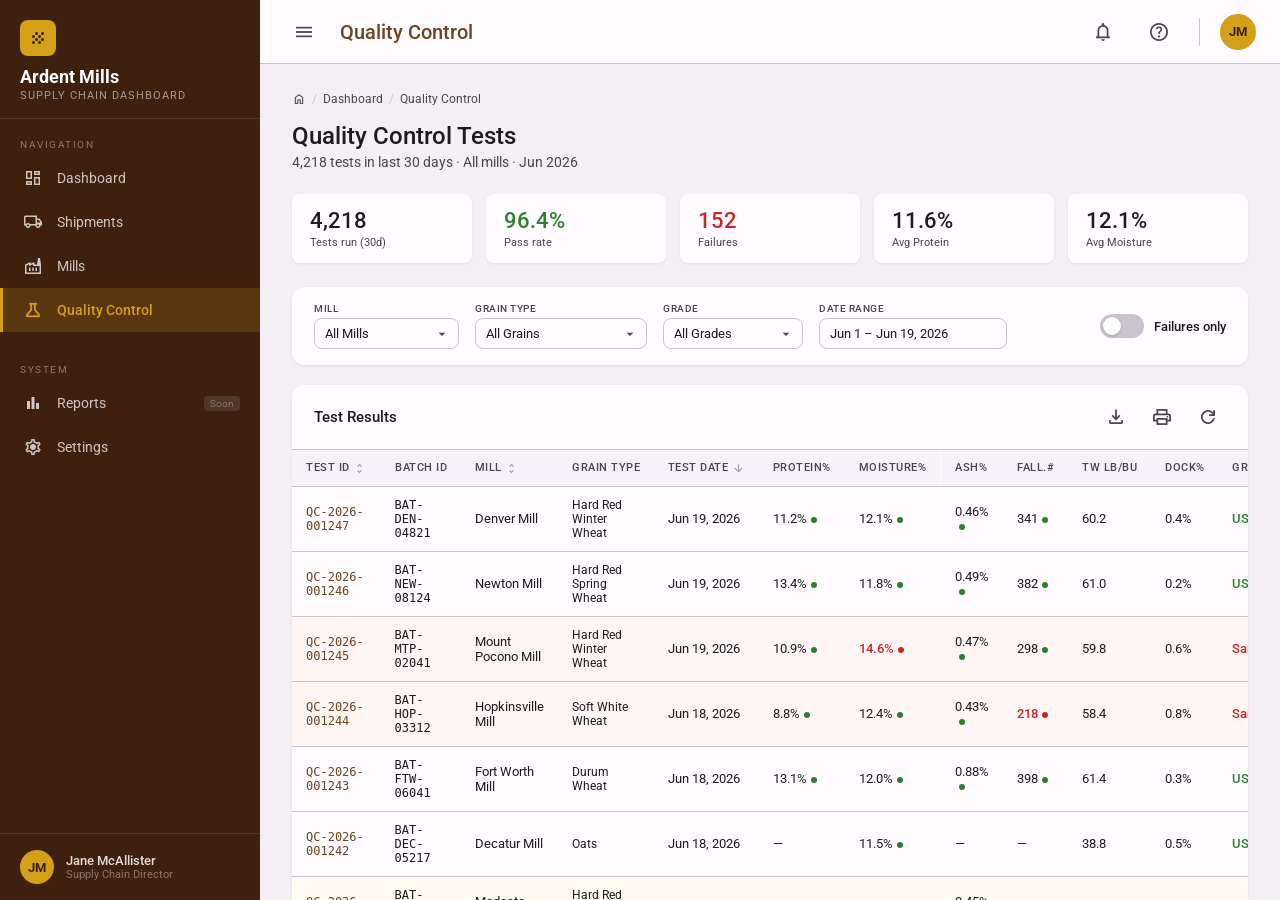
<file: mockup/06-quality-list.html>
<!DOCTYPE html>
<html lang="en">
<head>
<meta charset="UTF-8">
<meta name="viewport" content="width=device-width, initial-scale=1.0">
<title>Quality Control | Ardent Mills</title>
<link rel="preconnect" href="https://fonts.googleapis.com">
<link href="https://fonts.googleapis.com/css2?family=Roboto:wght@300;400;500;700&family=Material+Symbols+Outlined:opsz,wght,FILL,GRAD@20..48,100..700,0..1,-50..200&display=swap" rel="stylesheet">
<style>
:root {
  --am-gold:#D4A017;--am-gold-light:#FEF3C7;--am-grain:#6B4423;--am-grain-dark:#3D200E;
  --surface:#FFFBFE;--surface-2:#F7F2FA;--on-surface:#1C1B1F;--on-surface-v:#49454F;--outline:#CAC4D0;
  --op:#2e7d32;--op-bg:#E8F5E9;--rd:#f57f17;--rd-bg:#FFF3E0;--off:#c62828;--off-bg:#FFEBEE;--it:#1565c0;--it-bg:#E3F2FD;
  --r:12px;--r-sm:8px;--nav-w:260px;--top-h:64px;
}
*,*::before,*::after{box-sizing:border-box;margin:0;padding:0;}
body{font-family:'Roboto',sans-serif;background:#F4EFF4;color:var(--on-surface);display:flex;height:100vh;overflow:hidden;}
.mat-icon{font-family:'Material Symbols Outlined';font-size:22px;line-height:1;vertical-align:middle;font-style:normal;}

.sidenav{width:var(--nav-w);flex-shrink:0;background:var(--am-grain-dark);display:flex;flex-direction:column;height:100vh;overflow-y:auto;}
.sidenav-logo{padding:20px 20px 16px;border-bottom:1px solid rgba(255,255,255,0.1);}
.logo-wheat{width:36px;height:36px;background:var(--am-gold);border-radius:8px;display:flex;align-items:center;justify-content:center;margin-bottom:10px;}
.logo-wheat .mat-icon{font-size:20px;color:var(--am-grain-dark);}
.logo-text{color:#fff;font-size:18px;font-weight:700;}
.logo-sub{color:rgba(255,255,255,0.55);font-size:11px;text-transform:uppercase;letter-spacing:1px;margin-top:2px;}
.nav-section-label{color:rgba(255,255,255,0.4);font-size:10px;text-transform:uppercase;letter-spacing:1.5px;padding:20px 20px 6px;}
.nav-item{display:flex;align-items:center;gap:14px;padding:12px 20px;cursor:pointer;color:rgba(255,255,255,0.75);font-size:14px;border-left:3px solid transparent;text-decoration:none;transition:background 0.15s;}
.nav-item:hover{background:rgba(255,255,255,0.07);}
.nav-item.active{background:rgba(212,160,23,0.18);color:var(--am-gold);border-left-color:var(--am-gold);font-weight:500;}
.nav-item .mat-icon{font-size:20px;}
.sidenav-footer{margin-top:auto;padding:16px 20px;border-top:1px solid rgba(255,255,255,0.1);display:flex;align-items:center;gap:12px;}
.avatar{width:34px;height:34px;border-radius:50%;background:var(--am-gold);display:flex;align-items:center;justify-content:center;font-size:13px;font-weight:700;color:var(--am-grain-dark);}

.main-wrap{flex:1;display:flex;flex-direction:column;overflow:hidden;}
.topbar{height:var(--top-h);background:var(--surface);flex-shrink:0;display:flex;align-items:center;padding:0 24px;border-bottom:1px solid var(--outline);gap:16px;}
.topbar-title{font-size:20px;font-weight:500;color:var(--am-grain);flex:1;}
.topbar-btn{width:40px;height:40px;border-radius:50%;background:transparent;border:none;cursor:pointer;display:flex;align-items:center;justify-content:center;color:var(--on-surface-v);}
.topbar-btn:hover{background:var(--surface-2);}
.content{flex:1;overflow-y:auto;padding:28px 32px;}

.breadcrumb{display:flex;align-items:center;gap:6px;color:var(--on-surface-v);font-size:12px;margin-bottom:16px;}
.breadcrumb a{color:var(--on-surface-v);text-decoration:none;}
.breadcrumb .sep{color:var(--outline);}

.page-header{margin-bottom:24px;}
.page-header h1{font-size:24px;font-weight:500;}
.page-header p{color:var(--on-surface-v);font-size:14px;margin-top:4px;}

/* KPI strip */
.kpi-strip{display:grid;grid-template-columns:repeat(5,1fr);gap:14px;margin-bottom:24px;}
.kpi-mini{background:var(--surface);border-radius:var(--r-sm);padding:14px 18px;box-shadow:0 1px 3px rgba(0,0,0,0.07);}
.kpi-mini .val{font-size:22px;font-weight:500;}
.kpi-mini .lbl{font-size:11px;color:var(--on-surface-v);margin-top:3px;}

/* Filter/toolbar row */
.toolbar-card{background:var(--surface);border-radius:var(--r);padding:16px 22px;box-shadow:0 1px 3px rgba(0,0,0,0.08);margin-bottom:20px;display:flex;align-items:center;gap:16px;flex-wrap:wrap;}
.form-field{display:flex;flex-direction:column;gap:4px;}
.form-field label{font-size:10px;font-weight:500;text-transform:uppercase;letter-spacing:0.5px;color:var(--on-surface-v);}
.form-field select,.form-field input{border:1.5px solid var(--outline);border-radius:var(--r-sm);padding:7px 10px;font-size:13px;font-family:'Roboto',sans-serif;background:var(--surface);color:var(--on-surface);outline:none;min-width:140px;}
.form-field select:focus,.form-field input:focus{border-color:var(--am-gold);}
.form-field select{appearance:none;background-image:url("data:image/svg+xml,%3Csvg xmlns='http://www.w3.org/2000/svg' width='16' height='16' viewBox='0 0 24 24'%3E%3Cpath fill='%2349454F' d='M7 10l5 5 5-5z'/%3E%3C/svg%3E");background-repeat:no-repeat;background-position:right 8px center;padding-right:28px;cursor:pointer;}

/* Toggle switch */
.toggle-wrap{display:flex;align-items:center;gap:10px;margin-left:auto;}
.toggle-label{font-size:13px;font-weight:500;color:var(--on-surface);}
.toggle{position:relative;display:inline-block;width:44px;height:24px;}
.toggle input{opacity:0;width:0;height:0;}
.toggle-slider{position:absolute;cursor:pointer;top:0;left:0;right:0;bottom:0;background:var(--outline);border-radius:24px;transition:0.3s;}
.toggle-slider::before{position:absolute;content:'';width:18px;height:18px;left:3px;bottom:3px;background:#fff;border-radius:50%;transition:0.3s;box-shadow:0 1px 3px rgba(0,0,0,0.2);}
.toggle input:checked + .toggle-slider{background:var(--off);}
.toggle input:checked + .toggle-slider::before{transform:translateX(20px);}

/* Table card */
.table-card{background:var(--surface);border-radius:var(--r);box-shadow:0 1px 3px rgba(0,0,0,0.08);overflow:hidden;}
.table-header{padding:14px 22px;display:flex;align-items:center;gap:10px;border-bottom:1px solid var(--outline);}
.table-header h2{font-size:15px;font-weight:500;flex:1;}
.btn-icon{width:36px;height:36px;border-radius:50%;background:transparent;border:none;cursor:pointer;display:flex;align-items:center;justify-content:center;color:var(--on-surface-v);}
.btn-icon:hover{background:var(--surface-2);}

table{width:100%;border-collapse:collapse;font-size:13px;}
thead th{position:sticky;top:0;z-index:2;text-align:left;padding:11px 14px;background:var(--surface-2);font-size:10.5px;font-weight:500;text-transform:uppercase;letter-spacing:0.5px;color:var(--on-surface-v);border-bottom:1px solid var(--outline);white-space:nowrap;cursor:pointer;}
thead th:hover{background:#EDE8F1;}
thead th .mat-icon{font-size:13px;vertical-align:middle;opacity:0.5;}
tbody tr{border-bottom:1px solid var(--outline);}
tbody tr:last-child{border-bottom:none;}
tbody td{padding:11px 14px;vertical-align:middle;}
tbody tr:hover td{background:var(--surface-2);}

/* Result badge */
.result-pass{display:inline-flex;align-items:center;gap:4px;background:var(--op-bg);color:var(--op);font-size:11px;font-weight:600;padding:3px 10px;border-radius:20px;}
.result-fail{display:inline-flex;align-items:center;gap:4px;background:var(--off-bg);color:var(--off);font-size:11px;font-weight:600;padding:3px 10px;border-radius:20px;}
.result-warn{display:inline-flex;align-items:center;gap:4px;background:var(--rd-bg);color:var(--rd);font-size:11px;font-weight:600;padding:3px 10px;border-radius:20px;}

/* Grade color cells */
.grade-1{font-weight:500;color:var(--op);}
.grade-2{font-weight:500;color:#2E7D32;}
.grade-3{font-weight:500;color:var(--rd);}
.grade-sample{font-weight:500;color:var(--off);}

/* Value cells — highlight out-of-spec */
.val-fail{color:var(--off);font-weight:500;}
.val-warn{color:var(--rd);font-weight:500;}
.val-ok{color:var(--on-surface);}

/* Tooltip-style indicator */
.spec-dot{display:inline-block;width:6px;height:6px;border-radius:50%;vertical-align:middle;margin-left:4px;}
.spec-dot.ok{background:var(--op);}
.spec-dot.warn{background:var(--rd);}
.spec-dot.fail{background:var(--off);}

/* Paginator */
.paginator{display:flex;align-items:center;justify-content:space-between;padding:12px 22px;border-top:1px solid var(--outline);}
.paginator p{font-size:13px;color:var(--on-surface-v);}
.paginator-controls{display:flex;align-items:center;gap:4px;}
.page-btn{width:32px;height:32px;border-radius:6px;background:transparent;border:none;cursor:pointer;display:flex;align-items:center;justify-content:center;font-size:13px;font-weight:500;color:var(--on-surface-v);}
.page-btn:hover{background:var(--surface-2);}
.page-btn.active{background:var(--am-gold-light);color:var(--am-grain);font-weight:700;}
.page-btn:disabled{opacity:0.35;cursor:default;}
</style>
</head>
<body>

<nav class="sidenav">
  <div class="sidenav-logo">
    <div class="logo-wheat"><span class="mat-icon">grain</span></div>
    <div class="logo-text">Ardent Mills</div>
    <div class="logo-sub">Supply Chain Dashboard</div>
  </div>
  <div class="nav-section-label">Navigation</div>
  <a class="nav-item" href="01-dashboard.html"><span class="mat-icon">dashboard</span> Dashboard</a>
  <a class="nav-item" href="02-shipments-list.html"><span class="mat-icon">local_shipping</span> Shipments</a>
  <a class="nav-item" href="04-mills-grid.html"><span class="mat-icon">factory</span> Mills</a>
  <a class="nav-item active" href="06-quality-list.html"><span class="mat-icon">science</span> Quality Control</a>
  <div class="nav-section-label" style="margin-top:12px;">System</div>
  <a class="nav-item" href="#"><span class="mat-icon">bar_chart</span> Reports <span style="margin-left:auto;font-size:10px;color:rgba(255,255,255,0.3);background:rgba(255,255,255,0.1);padding:2px 6px;border-radius:4px;">Soon</span></a>
  <a class="nav-item" href="#"><span class="mat-icon">settings</span> Settings</a>
  <div class="sidenav-footer">
    <div class="avatar">JM</div>
    <div><div style="color:rgba(255,255,255,0.85);font-size:13px;font-weight:500;">Jane McAllister</div><div style="color:rgba(255,255,255,0.4);font-size:11px;">Supply Chain Director</div></div>
  </div>
</nav>

<div class="main-wrap">
  <header class="topbar">
    <button class="topbar-btn"><span class="mat-icon">menu</span></button>
    <span class="topbar-title">Quality Control</span>
    <button class="topbar-btn"><span class="mat-icon">notifications</span></button>
    <button class="topbar-btn"><span class="mat-icon">help_outline</span></button>
    <div style="width:1px;height:28px;background:var(--outline);margin:0 4px;"></div>
    <div style="width:36px;height:36px;border-radius:50%;background:var(--am-gold);display:flex;align-items:center;justify-content:center;font-size:13px;font-weight:700;color:var(--am-grain-dark);">JM</div>
  </header>

  <main class="content">
    <div class="breadcrumb">
      <span class="mat-icon" style="font-size:14px;">home</span>
      <span class="sep">/</span>
      <a href="01-dashboard.html">Dashboard</a>
      <span class="sep">/</span> Quality Control
    </div>
    <div class="page-header">
      <h1>Quality Control Tests</h1>
      <p>4,218 tests in last 30 days · All mills · Jun 2026</p>
    </div>

    <!-- KPI strip -->
    <div class="kpi-strip">
      <div class="kpi-mini"><div class="val">4,218</div><div class="lbl">Tests run (30d)</div></div>
      <div class="kpi-mini"><div class="val" style="color:var(--op);">96.4%</div><div class="lbl">Pass rate</div></div>
      <div class="kpi-mini"><div class="val" style="color:var(--off);">152</div><div class="lbl">Failures</div></div>
      <div class="kpi-mini"><div class="val">11.6%</div><div class="lbl">Avg Protein</div></div>
      <div class="kpi-mini"><div class="val">12.1%</div><div class="lbl">Avg Moisture</div></div>
    </div>

    <!-- Filters toolbar -->
    <div class="toolbar-card">
      <div class="form-field">
        <label>Mill</label>
        <select>
          <option>All Mills</option>
          <option>Denver Mill</option>
          <option>Fort Worth Mill</option>
          <option>Newton Mill</option>
          <option>Hopkinsville Mill</option>
          <option>Albany Mill</option>
          <option>Decatur Mill</option>
          <option>Mount Pocono Mill</option>
          <option>Charlotte Mill</option>
          <option>Modesto Mill</option>
        </select>
      </div>
      <div class="form-field">
        <label>Grain Type</label>
        <select>
          <option>All Grains</option>
          <option>Hard Red Winter Wheat</option>
          <option>Hard Red Spring Wheat</option>
          <option>Durum Wheat</option>
          <option>Soft White Wheat</option>
          <option>Yellow Corn</option>
          <option>Oats</option>
          <option>Rye</option>
        </select>
      </div>
      <div class="form-field">
        <label>Grade</label>
        <select>
          <option>All Grades</option>
          <option>US No. 1</option>
          <option>US No. 2</option>
          <option>US No. 3</option>
          <option>Sample Grade</option>
        </select>
      </div>
      <div class="form-field">
        <label>Date Range</label>
        <input type="text" value="Jun 1 – Jun 19, 2026">
      </div>
      <div class="toggle-wrap">
        <label class="toggle">
          <input type="checkbox">
          <span class="toggle-slider"></span>
        </label>
        <span class="toggle-label">Failures only</span>
      </div>
    </div>

    <!-- Quality table -->
    <div class="table-card">
      <div class="table-header">
        <h2>Test Results</h2>
        <button class="btn-icon" title="Export"><span class="mat-icon">download</span></button>
        <button class="btn-icon" title="Print"><span class="mat-icon">print</span></button>
        <button class="btn-icon" title="Refresh"><span class="mat-icon">refresh</span></button>
      </div>

      <div style="overflow-x:auto;">
        <table>
          <thead>
            <tr>
              <th>Test ID <span class="mat-icon">unfold_more</span></th>
              <th>Batch ID</th>
              <th>Mill <span class="mat-icon">unfold_more</span></th>
              <th>Grain Type</th>
              <th>Test Date <span class="mat-icon">arrow_downward</span></th>
              <th title="Protein %">Protein%</th>
              <th title="Moisture %">Moisture%</th>
              <th title="Ash %">Ash%</th>
              <th title="Falling Number (sec)">Fall.#</th>
              <th title="Test Weight lb/bu">Tw lb/bu</th>
              <th title="Dockage %">Dock%</th>
              <th>Grade <span class="mat-icon">unfold_more</span></th>
              <th>Result</th>
              <th>Inspector</th>
            </tr>
          </thead>
          <tbody>
            <!-- Row 1: PASS - HRW Wheat -->
            <tr>
              <td style="font-family:monospace;font-size:12px;color:var(--am-grain);">QC-2026-001247</td>
              <td style="font-family:monospace;font-size:12px;">BAT-DEN-04821</td>
              <td>Denver Mill</td>
              <td style="font-size:12px;">Hard Red Winter Wheat</td>
              <td>Jun 19, 2026</td>
              <td><span class="val-ok" title="Spec: 10.5–11.8%">11.2%<span class="spec-dot ok"></span></span></td>
              <td><span class="val-ok" title="Spec: ≤14.0%">12.1%<span class="spec-dot ok"></span></span></td>
              <td><span class="val-ok" title="Spec: 0.42–0.50%">0.46%<span class="spec-dot ok"></span></span></td>
              <td><span class="val-ok" title="Spec: ≥250 sec">341<span class="spec-dot ok"></span></span></td>
              <td>60.2</td>
              <td>0.4%</td>
              <td><span class="grade-1">US No. 1</span></td>
              <td><span class="result-pass"><span class="mat-icon" style="font-size:13px;">check</span>Pass</span></td>
              <td style="font-size:12px;">M. Torres</td>
            </tr>
            <!-- Row 2: PASS - HRS Wheat / Bread Flour -->
            <tr>
              <td style="font-family:monospace;font-size:12px;color:var(--am-grain);">QC-2026-001246</td>
              <td style="font-family:monospace;font-size:12px;">BAT-NEW-08124</td>
              <td>Newton Mill</td>
              <td style="font-size:12px;">Hard Red Spring Wheat</td>
              <td>Jun 19, 2026</td>
              <td><span class="val-ok" title="Spec: 12.0–14.5%">13.4%<span class="spec-dot ok"></span></span></td>
              <td><span class="val-ok" title="Spec: ≤14.0%">11.8%<span class="spec-dot ok"></span></span></td>
              <td><span class="val-ok" title="Spec: 0.44–0.55%">0.49%<span class="spec-dot ok"></span></span></td>
              <td><span class="val-ok" title="Spec: 350–420 sec">382<span class="spec-dot ok"></span></span></td>
              <td>61.0</td>
              <td>0.2%</td>
              <td><span class="grade-1">US No. 1</span></td>
              <td><span class="result-pass"><span class="mat-icon" style="font-size:13px;">check</span>Pass</span></td>
              <td style="font-size:12px;">R. Patel</td>
            </tr>
            <!-- Row 3: FAIL - Moisture too high -->
            <tr style="background:#FFF5F5;">
              <td style="font-family:monospace;font-size:12px;color:var(--am-grain);">QC-2026-001245</td>
              <td style="font-family:monospace;font-size:12px;">BAT-MTP-02041</td>
              <td>Mount Pocono Mill</td>
              <td style="font-size:12px;">Hard Red Winter Wheat</td>
              <td>Jun 19, 2026</td>
              <td><span class="val-ok" title="Spec: 10.5–11.8%">10.9%<span class="spec-dot ok"></span></span></td>
              <td><span class="val-fail" title="Spec: ≤14.0% — FAIL: 14.6%">14.6%<span class="spec-dot fail"></span></span></td>
              <td><span class="val-ok" title="Spec: 0.42–0.50%">0.47%<span class="spec-dot ok"></span></span></td>
              <td><span class="val-ok" title="Spec: ≥250 sec">298<span class="spec-dot ok"></span></span></td>
              <td>59.8</td>
              <td>0.6%</td>
              <td><span class="grade-sample">Sample</span></td>
              <td><span class="result-fail"><span class="mat-icon" style="font-size:13px;">close</span>Fail</span></td>
              <td style="font-size:12px;">D. Walsh</td>
            </tr>
            <!-- Row 4: FAIL - Falling number low (sprout damage) -->
            <tr style="background:#FFF5F5;">
              <td style="font-family:monospace;font-size:12px;color:var(--am-grain);">QC-2026-001244</td>
              <td style="font-family:monospace;font-size:12px;">BAT-HOP-03312</td>
              <td>Hopkinsville Mill</td>
              <td style="font-size:12px;">Soft White Wheat</td>
              <td>Jun 18, 2026</td>
              <td><span class="val-ok" title="Spec: 8.0–9.5%">8.8%<span class="spec-dot ok"></span></span></td>
              <td><span class="val-ok" title="Spec: ≤14.0%">12.4%<span class="spec-dot ok"></span></span></td>
              <td><span class="val-ok" title="Spec: 0.40–0.46%">0.43%<span class="spec-dot ok"></span></span></td>
              <td><span class="val-fail" title="Spec: ≥250 sec — FAIL: 218 sec (sprout damage)">218<span class="spec-dot fail"></span></span></td>
              <td>58.4</td>
              <td>0.8%</td>
              <td><span class="grade-sample">Sample</span></td>
              <td><span class="result-fail"><span class="mat-icon" style="font-size:13px;">close</span>Fail</span></td>
              <td style="font-size:12px;">M. Torres</td>
            </tr>
            <!-- Row 5: PASS - Durum Semolina -->
            <tr>
              <td style="font-family:monospace;font-size:12px;color:var(--am-grain);">QC-2026-001243</td>
              <td style="font-family:monospace;font-size:12px;">BAT-FTW-06041</td>
              <td>Fort Worth Mill</td>
              <td style="font-size:12px;">Durum Wheat</td>
              <td>Jun 18, 2026</td>
              <td><span class="val-ok" title="Spec: 12.0–14.0%">13.1%<span class="spec-dot ok"></span></span></td>
              <td><span class="val-ok" title="Spec: ≤14.0%">12.0%<span class="spec-dot ok"></span></span></td>
              <td><span class="val-ok" title="Spec: 0.80–0.95%">0.88%<span class="spec-dot ok"></span></span></td>
              <td><span class="val-ok" title="Spec: 360–440 sec">398<span class="spec-dot ok"></span></span></td>
              <td>61.4</td>
              <td>0.3%</td>
              <td><span class="grade-1">US No. 1</span></td>
              <td><span class="result-pass"><span class="mat-icon" style="font-size:13px;">check</span>Pass</span></td>
              <td style="font-size:12px;">A. Kwan</td>
            </tr>
            <!-- Row 6: PASS - Oats -->
            <tr>
              <td style="font-family:monospace;font-size:12px;color:var(--am-grain);">QC-2026-001242</td>
              <td style="font-family:monospace;font-size:12px;">BAT-DEC-05217</td>
              <td>Decatur Mill</td>
              <td style="font-size:12px;">Oats</td>
              <td>Jun 18, 2026</td>
              <td><span class="val-ok" title="n/a">—</span></td>
              <td><span class="val-ok" title="Spec: ≤14.0%">11.5%<span class="spec-dot ok"></span></span></td>
              <td><span class="val-ok" title="n/a">—</span></td>
              <td><span class="val-ok" title="n/a">—</span></td>
              <td>38.8</td>
              <td>0.5%</td>
              <td><span class="grade-2">US No. 2</span></td>
              <td><span class="result-pass"><span class="mat-icon" style="font-size:13px;">check</span>Pass</span></td>
              <td style="font-size:12px;">L. Novak</td>
            </tr>
            <!-- Row 7: WARN - protein borderline -->
            <tr style="background:#FFFBF0;">
              <td style="font-family:monospace;font-size:12px;color:var(--am-grain);">QC-2026-001241</td>
              <td style="font-family:monospace;font-size:12px;">BAT-MOD-01184</td>
              <td>Modesto Mill</td>
              <td style="font-size:12px;">Hard Red Winter Wheat</td>
              <td>Jun 17, 2026</td>
              <td><span class="val-warn" title="Spec: 10.5–11.8% — LOW: 10.6%">10.6%<span class="spec-dot warn"></span></span></td>
              <td><span class="val-ok" title="Spec: ≤14.0%">12.8%<span class="spec-dot ok"></span></span></td>
              <td><span class="val-ok" title="Spec: 0.42–0.50%">0.45%<span class="spec-dot ok"></span></span></td>
              <td><span class="val-ok" title="Spec: ≥250 sec">267<span class="spec-dot ok"></span></span></td>
              <td>59.5</td>
              <td>0.9%</td>
              <td><span class="grade-2">US No. 2</span></td>
              <td><span class="result-warn"><span class="mat-icon" style="font-size:13px;">warning</span>Warn</span></td>
              <td style="font-size:12px;">A. Kwan</td>
            </tr>
            <!-- Row 8: PASS - Albany -->
            <tr>
              <td style="font-family:monospace;font-size:12px;color:var(--am-grain);">QC-2026-001240</td>
              <td style="font-family:monospace;font-size:12px;">BAT-ALB-02891</td>
              <td>Albany Mill</td>
              <td style="font-size:12px;">Soft White Wheat</td>
              <td>Jun 17, 2026</td>
              <td><span class="val-ok" title="Spec: 8.0–9.5%">9.1%<span class="spec-dot ok"></span></span></td>
              <td><span class="val-ok" title="Spec: ≤14.0%">11.9%<span class="spec-dot ok"></span></span></td>
              <td><span class="val-ok" title="Spec: 0.40–0.46%">0.41%<span class="spec-dot ok"></span></span></td>
              <td><span class="val-ok" title="Spec: 300–400 sec">362<span class="spec-dot ok"></span></span></td>
              <td>60.8</td>
              <td>0.3%</td>
              <td><span class="grade-1">US No. 1</span></td>
              <td><span class="result-pass"><span class="mat-icon" style="font-size:13px;">check</span>Pass</span></td>
              <td style="font-size:12px;">R. Patel</td>
            </tr>
          </tbody>
        </table>
      </div>

      <div class="paginator">
        <p>Showing <strong>1–8</strong> of <strong>4,218</strong> tests &nbsp;·&nbsp; 152 failures (3.6%)</p>
        <div style="display:flex;align-items:center;gap:20px;">
          <div style="display:flex;align-items:center;gap:8px;font-size:13px;color:var(--on-surface-v);">
            Rows per page:
            <select style="border:1.5px solid var(--outline);border-radius:6px;padding:4px 8px;font-size:13px;">
              <option>25</option><option>50</option><option>100</option>
            </select>
          </div>
          <div class="paginator-controls">
            <button class="page-btn" disabled><span class="mat-icon" style="font-size:18px;">first_page</span></button>
            <button class="page-btn" disabled><span class="mat-icon" style="font-size:18px;">chevron_left</span></button>
            <button class="page-btn active">1</button>
            <button class="page-btn">2</button>
            <button class="page-btn">3</button>
            <span style="font-size:13px;color:var(--on-surface-v);">…</span>
            <button class="page-btn">169</button>
            <button class="page-btn"><span class="mat-icon" style="font-size:18px;">chevron_right</span></button>
            <button class="page-btn"><span class="mat-icon" style="font-size:18px;">last_page</span></button>
          </div>
        </div>
      </div>
    </div>

    <!-- Legend -->
    <div style="margin-top:16px;padding:12px 18px;background:var(--surface);border-radius:var(--r-sm);box-shadow:0 1px 3px rgba(0,0,0,0.06);display:flex;align-items:center;gap:24px;flex-wrap:wrap;">
      <span style="font-size:12px;font-weight:500;color:var(--on-surface-v);">Reading guide:</span>
      <span style="font-size:12px;display:flex;align-items:center;gap:6px;"><span class="spec-dot ok" style="width:8px;height:8px;"></span> Within spec</span>
      <span style="font-size:12px;display:flex;align-items:center;gap:6px;"><span class="spec-dot warn" style="width:8px;height:8px;"></span> Near threshold (±10%)</span>
      <span style="font-size:12px;display:flex;align-items:center;gap:6px;"><span class="spec-dot fail" style="width:8px;height:8px;"></span> Out of spec (rejection trigger)</span>
      <span style="font-size:12px;color:var(--on-surface-v);">Hover column values for spec ranges. Fall.# &lt;250 = sprout damage.</span>
    </div>
  </main>
</div>
</body>
</html>
</file>
